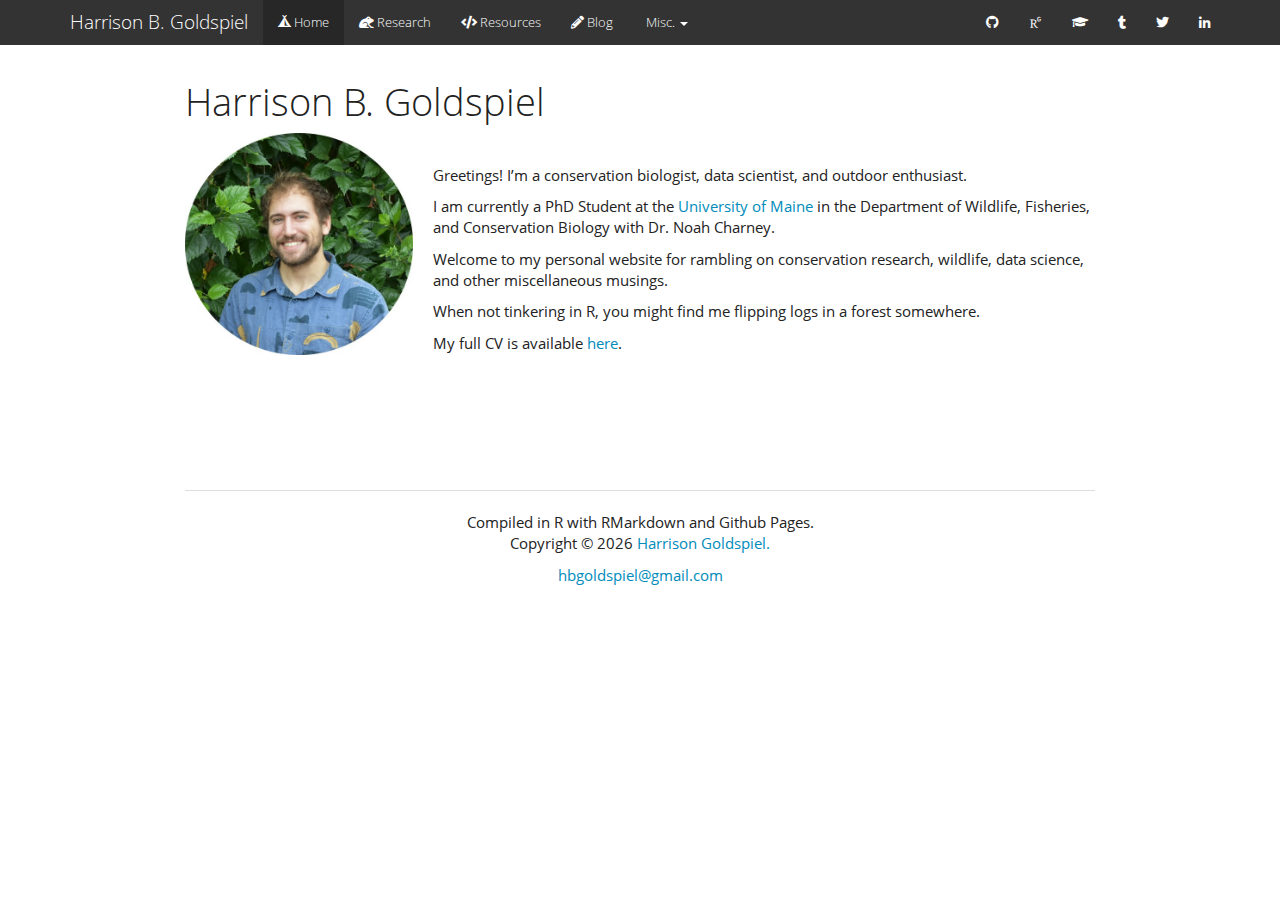
<file: index.html>
<!DOCTYPE html>

<html>

<head>

<meta charset="utf-8" />
<meta name="generator" content="pandoc" />
<meta http-equiv="X-UA-Compatible" content="IE=EDGE" />




<title>Harrison B. Goldspiel</title>

<script src="site_libs/header-attrs-2.11/header-attrs.js"></script>
<script src="site_libs/jquery-3.6.0/jquery-3.6.0.min.js"></script>
<meta name="viewport" content="width=device-width, initial-scale=1" />
<link href="site_libs/bootstrap-3.3.5/css/yeti.min.css" rel="stylesheet" />
<script src="site_libs/bootstrap-3.3.5/js/bootstrap.min.js"></script>
<script src="site_libs/bootstrap-3.3.5/shim/html5shiv.min.js"></script>
<script src="site_libs/bootstrap-3.3.5/shim/respond.min.js"></script>
<style>h1 {font-size: 34px;}
       h1.title {font-size: 38px;}
       h2 {font-size: 30px;}
       h3 {font-size: 24px;}
       h4 {font-size: 18px;}
       h5 {font-size: 16px;}
       h6 {font-size: 12px;}
       code {color: inherit; background-color: rgba(0, 0, 0, 0.04);}
       pre:not([class]) { background-color: white }</style>
<script src="site_libs/navigation-1.1/tabsets.js"></script>
<link href="site_libs/highlightjs-9.12.0/default.css" rel="stylesheet" />
<script src="site_libs/highlightjs-9.12.0/highlight.js"></script>
<link href="site_libs/font-awesome-5.1.0/css/all.css" rel="stylesheet" />
<link href="site_libs/font-awesome-5.1.0/css/v4-shims.css" rel="stylesheet" />

<style type="text/css">
  code{white-space: pre-wrap;}
  span.smallcaps{font-variant: small-caps;}
  span.underline{text-decoration: underline;}
  div.column{display: inline-block; vertical-align: top; width: 50%;}
  div.hanging-indent{margin-left: 1.5em; text-indent: -1.5em;}
  ul.task-list{list-style: none;}
    </style>

<style type="text/css">code{white-space: pre;}</style>
<script type="text/javascript">
if (window.hljs) {
  hljs.configure({languages: []});
  hljs.initHighlightingOnLoad();
  if (document.readyState && document.readyState === "complete") {
    window.setTimeout(function() { hljs.initHighlighting(); }, 0);
  }
}
</script>





<link rel="stylesheet" href="custom.css" type="text/css" />
<link rel="stylesheet" href="academicons-1.8.6/css/academicons.css" type="text/css" />



<style type = "text/css">
.main-container {
  max-width: 940px;
  margin-left: auto;
  margin-right: auto;
}
img {
  max-width:100%;
}
.tabbed-pane {
  padding-top: 12px;
}
.html-widget {
  margin-bottom: 20px;
}
button.code-folding-btn:focus {
  outline: none;
}
summary {
  display: list-item;
}
pre code {
  padding: 0;
}
</style>


<style type="text/css">
.dropdown-submenu {
  position: relative;
}
.dropdown-submenu>.dropdown-menu {
  top: 0;
  left: 100%;
  margin-top: -6px;
  margin-left: -1px;
  border-radius: 0 6px 6px 6px;
}
.dropdown-submenu:hover>.dropdown-menu {
  display: block;
}
.dropdown-submenu>a:after {
  display: block;
  content: " ";
  float: right;
  width: 0;
  height: 0;
  border-color: transparent;
  border-style: solid;
  border-width: 5px 0 5px 5px;
  border-left-color: #cccccc;
  margin-top: 5px;
  margin-right: -10px;
}
.dropdown-submenu:hover>a:after {
  border-left-color: #adb5bd;
}
.dropdown-submenu.pull-left {
  float: none;
}
.dropdown-submenu.pull-left>.dropdown-menu {
  left: -100%;
  margin-left: 10px;
  border-radius: 6px 0 6px 6px;
}
</style>

<script type="text/javascript">
// manage active state of menu based on current page
$(document).ready(function () {
  // active menu anchor
  href = window.location.pathname
  href = href.substr(href.lastIndexOf('/') + 1)
  if (href === "")
    href = "index.html";
  var menuAnchor = $('a[href="' + href + '"]');

  // mark it active
  menuAnchor.tab('show');

  // if it's got a parent navbar menu mark it active as well
  menuAnchor.closest('li.dropdown').addClass('active');

  // Navbar adjustments
  var navHeight = $(".navbar").first().height() + 15;
  var style = document.createElement('style');
  var pt = "padding-top: " + navHeight + "px; ";
  var mt = "margin-top: -" + navHeight + "px; ";
  var css = "";
  // offset scroll position for anchor links (for fixed navbar)
  for (var i = 1; i <= 6; i++) {
    css += ".section h" + i + "{ " + pt + mt + "}\n";
  }
  style.innerHTML = "body {" + pt + "padding-bottom: 40px; }\n" + css;
  document.head.appendChild(style);
});
</script>

<!-- tabsets -->

<style type="text/css">
.tabset-dropdown > .nav-tabs {
  display: inline-table;
  max-height: 500px;
  min-height: 44px;
  overflow-y: auto;
  border: 1px solid #ddd;
  border-radius: 4px;
}

.tabset-dropdown > .nav-tabs > li.active:before {
  content: "";
  font-family: 'Glyphicons Halflings';
  display: inline-block;
  padding: 10px;
  border-right: 1px solid #ddd;
}

.tabset-dropdown > .nav-tabs.nav-tabs-open > li.active:before {
  content: "&#xe258;";
  border: none;
}

.tabset-dropdown > .nav-tabs.nav-tabs-open:before {
  content: "";
  font-family: 'Glyphicons Halflings';
  display: inline-block;
  padding: 10px;
  border-right: 1px solid #ddd;
}

.tabset-dropdown > .nav-tabs > li.active {
  display: block;
}

.tabset-dropdown > .nav-tabs > li > a,
.tabset-dropdown > .nav-tabs > li > a:focus,
.tabset-dropdown > .nav-tabs > li > a:hover {
  border: none;
  display: inline-block;
  border-radius: 4px;
  background-color: transparent;
}

.tabset-dropdown > .nav-tabs.nav-tabs-open > li {
  display: block;
  float: none;
}

.tabset-dropdown > .nav-tabs > li {
  display: none;
}
</style>

<!-- code folding -->




</head>

<body>


<div class="container-fluid main-container">




<div class="navbar navbar-default  navbar-fixed-top" role="navigation">
  <div class="container">
    <div class="navbar-header">
      <button type="button" class="navbar-toggle collapsed" data-toggle="collapse" data-target="#navbar">
        <span class="icon-bar"></span>
        <span class="icon-bar"></span>
        <span class="icon-bar"></span>
      </button>
      <a class="navbar-brand" href="index.html">Harrison B. Goldspiel</a>
    </div>
    <div id="navbar" class="navbar-collapse collapse">
      <ul class="nav navbar-nav">
        <li>
  <a href="index.html">
    <span class="glyphicon glyphicon-tent"></span>
     
    Home
  </a>
</li>
<li>
  <a href="research.html">
    <span class="fa fa-frog"></span>
     
    Research
  </a>
</li>
<li>
  <a href="resources.html">
    <span class="fa fa-code"></span>
     
    Resources
  </a>
</li>
<li>
  <a href="blog.html">
    <span class="fa fa-pencil-alt"></span>
     
    Blog
  </a>
</li>
<li class="dropdown">
  <a href="#" class="dropdown-toggle" data-toggle="dropdown" role="button" aria-expanded="false">
    <span class="fa fa-hiking"></span>
     
    Misc.
     
    <span class="caret"></span>
  </a>
  <ul class="dropdown-menu" role="menu">
    <li>
      <a href="twentyone-chunk-street.html">21 Chunk Street</a>
    </li>
    <li>
      <a href="LTjournal_Pt1.html">Long Trail (Pt. 1)</a>
    </li>
    <li>
      <a href="LTjournal_Pt2.html">Long Trail (Pt. 2)</a>
    </li>
    <li>
      <a href="LTjournal_Pt3.html">Long Trail (Pt. 3)</a>
    </li>
  </ul>
</li>
      </ul>
      <ul class="nav navbar-nav navbar-right">
        <li>
  <a href="https://github.com/hgoldspiel">
    <span class="fa fa-github"></span>
     
  </a>
</li>
<li>
  <a href="https://www.researchgate.net/profile/Harrison_Goldspiel">
    <span class="ai ai-researchgate"></span>
     
  </a>
</li>
<li>
  <a href="https://scholar.google.com/citations?user=OCbS0DMAAAAJ&amp;hl=en">
    <span class="fa fa-graduation-cap"></span>
     
  </a>
</li>
<li>
  <a href="http://harryonwheels.tumblr.com/">
    <span class="fa fa-tumblr"></span>
     
  </a>
</li>
<li>
  <a href="https://twitter.com/hbgoldspiel">
    <span class="fa fa-twitter"></span>
     
  </a>
</li>
<li>
  <a href="https://www.linkedin.com/in/harrisongoldspiel/">
    <span class="fa fa-linkedin"></span>
     
  </a>
</li>
      </ul>
    </div><!--/.nav-collapse -->
  </div><!--/.container -->
</div><!--/.navbar -->

<div id="header">



<h1 class="title toc-ignore">Harrison B. Goldspiel</h1>

</div>


<p><img src="images/harrison_main2.jpg" style="width:25%; margin-right: 20px" align="left">
   </p>
<p>Greetings! I’m a conservation biologist, data scientist, and outdoor
enthusiast.</p>
<p>I am currently a PhD Student at the <a
href="https://www.umaine.edu">University of Maine</a> in the Department
of Wildlife, Fisheries, and Conservation Biology with Dr. Noah
Charney.</p>
<p>Welcome to my personal website for rambling on conservation research,
wildlife, data science, and other miscellaneous musings.</p>
<p>When not tinkering in R, you might find me flipping logs in a forest
somewhere.</p>
<p>My full CV is available <a
href="docs/Goldspiel_Harrison_CV.pdf">here</a>.</p>

<br />
<br />
<br />
<br />

&nbsp;

<hr />
<p style="text-align: center;">Compiled in R with RMarkdown and Github Pages.<br />
Copyright &copy; <span id="year"></span><a href="https://github.com/hgoldspiel/"> Harrison Goldspiel.</a></p>
<p style="text-align: center;"><span style="color: #808080;"><a href="mailto:hbgoldspiel@gmail.com">hbgoldspiel@gmail.com</a></span></p>

<br>

<script>
    document.getElementById("year").innerHTML = new Date().getFullYear();
</script>

<div class="tocify-extend-page" data-unique="tocify-extend-page" style="height: 0;"></div>



</div>

<script>

// add bootstrap table styles to pandoc tables
function bootstrapStylePandocTables() {
  $('tr.odd').parent('tbody').parent('table').addClass('table table-condensed');
}
$(document).ready(function () {
  bootstrapStylePandocTables();
});


</script>

<!-- tabsets -->

<script>
$(document).ready(function () {
  window.buildTabsets("TOC");
});

$(document).ready(function () {
  $('.tabset-dropdown > .nav-tabs > li').click(function () {
    $(this).parent().toggleClass('nav-tabs-open');
  });
});
</script>

<!-- code folding -->


<!-- dynamically load mathjax for compatibility with self-contained -->
<script>
  (function () {
    var script = document.createElement("script");
    script.type = "text/javascript";
    script.src  = "https://mathjax.rstudio.com/latest/MathJax.js?config=TeX-AMS-MML_HTMLorMML";
    document.getElementsByTagName("head")[0].appendChild(script);
  })();
</script>

</body>
</html>
</file>
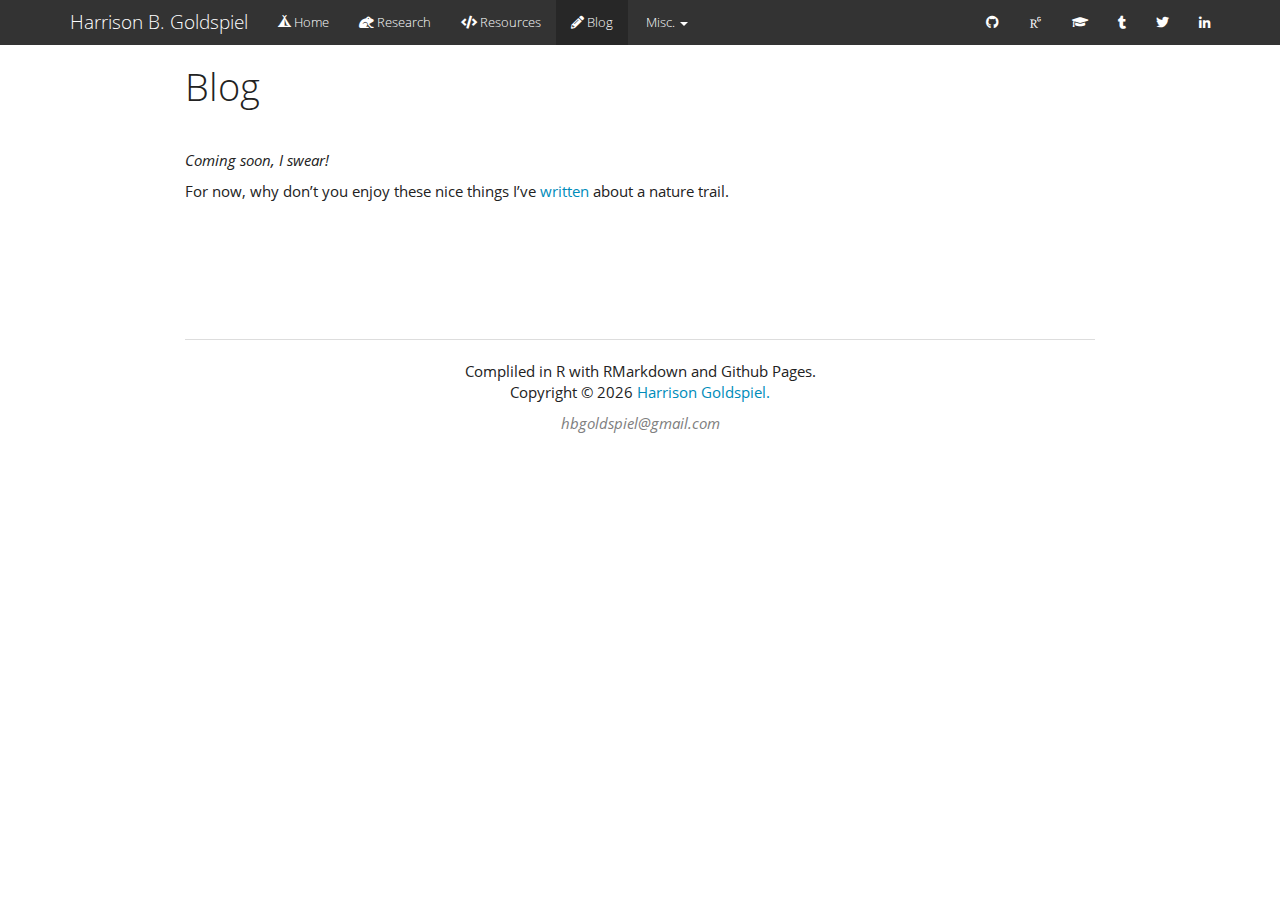
<file: blog.html>
<!DOCTYPE html>

<html>

<head>

<meta charset="utf-8" />
<meta name="generator" content="pandoc" />
<meta http-equiv="X-UA-Compatible" content="IE=EDGE" />




<title>Blog</title>

<script src="site_libs/header-attrs-2.1/header-attrs.js"></script>
<script src="site_libs/jquery-1.11.3/jquery.min.js"></script>
<meta name="viewport" content="width=device-width, initial-scale=1" />
<link href="site_libs/bootstrap-3.3.5/css/yeti.min.css" rel="stylesheet" />
<script src="site_libs/bootstrap-3.3.5/js/bootstrap.min.js"></script>
<script src="site_libs/bootstrap-3.3.5/shim/html5shiv.min.js"></script>
<script src="site_libs/bootstrap-3.3.5/shim/respond.min.js"></script>
<script src="site_libs/navigation-1.1/tabsets.js"></script>
<link href="site_libs/highlightjs-9.12.0/default.css" rel="stylesheet" />
<script src="site_libs/highlightjs-9.12.0/highlight.js"></script>
<link href="site_libs/font-awesome-5.1.0/css/all.css" rel="stylesheet" />
<link href="site_libs/font-awesome-5.1.0/css/v4-shims.css" rel="stylesheet" />

<style type="text/css">code{white-space: pre;}</style>
<style type="text/css">
  pre:not([class]) {
    background-color: white;
  }
</style>
<script type="text/javascript">
if (window.hljs) {
  hljs.configure({languages: []});
  hljs.initHighlightingOnLoad();
  if (document.readyState && document.readyState === "complete") {
    window.setTimeout(function() { hljs.initHighlighting(); }, 0);
  }
}
</script>



<style type="text/css">
h1 {
  font-size: 34px;
}
h1.title {
  font-size: 38px;
}
h2 {
  font-size: 30px;
}
h3 {
  font-size: 24px;
}
h4 {
  font-size: 18px;
}
h5 {
  font-size: 16px;
}
h6 {
  font-size: 12px;
}
.table th:not([align]) {
  text-align: left;
}
</style>

<link rel="stylesheet" href="custom.css" type="text/css" />
<link rel="stylesheet" href="academicons-1.8.6\css\academicons.css" type="text/css" />



<style type = "text/css">
.main-container {
  max-width: 940px;
  margin-left: auto;
  margin-right: auto;
}
code {
  color: inherit;
  background-color: rgba(0, 0, 0, 0.04);
}
img {
  max-width:100%;
}
.tabbed-pane {
  padding-top: 12px;
}
.html-widget {
  margin-bottom: 20px;
}
button.code-folding-btn:focus {
  outline: none;
}
summary {
  display: list-item;
}
</style>


<style type="text/css">
/* padding for bootstrap navbar */
body {
  padding-top: 45px;
  padding-bottom: 40px;
}
/* offset scroll position for anchor links (for fixed navbar)  */
.section h1 {
  padding-top: 50px;
  margin-top: -50px;
}
.section h2 {
  padding-top: 50px;
  margin-top: -50px;
}
.section h3 {
  padding-top: 50px;
  margin-top: -50px;
}
.section h4 {
  padding-top: 50px;
  margin-top: -50px;
}
.section h5 {
  padding-top: 50px;
  margin-top: -50px;
}
.section h6 {
  padding-top: 50px;
  margin-top: -50px;
}
.dropdown-submenu {
  position: relative;
}
.dropdown-submenu>.dropdown-menu {
  top: 0;
  left: 100%;
  margin-top: -6px;
  margin-left: -1px;
  border-radius: 0 6px 6px 6px;
}
.dropdown-submenu:hover>.dropdown-menu {
  display: block;
}
.dropdown-submenu>a:after {
  display: block;
  content: " ";
  float: right;
  width: 0;
  height: 0;
  border-color: transparent;
  border-style: solid;
  border-width: 5px 0 5px 5px;
  border-left-color: #cccccc;
  margin-top: 5px;
  margin-right: -10px;
}
.dropdown-submenu:hover>a:after {
  border-left-color: #ffffff;
}
.dropdown-submenu.pull-left {
  float: none;
}
.dropdown-submenu.pull-left>.dropdown-menu {
  left: -100%;
  margin-left: 10px;
  border-radius: 6px 0 6px 6px;
}
</style>

<script>
// manage active state of menu based on current page
$(document).ready(function () {
  // active menu anchor
  href = window.location.pathname
  href = href.substr(href.lastIndexOf('/') + 1)
  if (href === "")
    href = "index.html";
  var menuAnchor = $('a[href="' + href + '"]');

  // mark it active
  menuAnchor.parent().addClass('active');

  // if it's got a parent navbar menu mark it active as well
  menuAnchor.closest('li.dropdown').addClass('active');
});
</script>

<!-- tabsets -->

<style type="text/css">
.tabset-dropdown > .nav-tabs {
  display: inline-table;
  max-height: 500px;
  min-height: 44px;
  overflow-y: auto;
  background: white;
  border: 1px solid #ddd;
  border-radius: 4px;
}

.tabset-dropdown > .nav-tabs > li.active:before {
  content: "";
  font-family: 'Glyphicons Halflings';
  display: inline-block;
  padding: 10px;
  border-right: 1px solid #ddd;
}

.tabset-dropdown > .nav-tabs.nav-tabs-open > li.active:before {
  content: "&#xe258;";
  border: none;
}

.tabset-dropdown > .nav-tabs.nav-tabs-open:before {
  content: "";
  font-family: 'Glyphicons Halflings';
  display: inline-block;
  padding: 10px;
  border-right: 1px solid #ddd;
}

.tabset-dropdown > .nav-tabs > li.active {
  display: block;
}

.tabset-dropdown > .nav-tabs > li > a,
.tabset-dropdown > .nav-tabs > li > a:focus,
.tabset-dropdown > .nav-tabs > li > a:hover {
  border: none;
  display: inline-block;
  border-radius: 4px;
  background-color: transparent;
}

.tabset-dropdown > .nav-tabs.nav-tabs-open > li {
  display: block;
  float: none;
}

.tabset-dropdown > .nav-tabs > li {
  display: none;
}
</style>

<!-- code folding -->




</head>

<body>


<div class="container-fluid main-container">




<div class="navbar navbar-default  navbar-fixed-top" role="navigation">
  <div class="container">
    <div class="navbar-header">
      <button type="button" class="navbar-toggle collapsed" data-toggle="collapse" data-target="#navbar">
        <span class="icon-bar"></span>
        <span class="icon-bar"></span>
        <span class="icon-bar"></span>
      </button>
      <a class="navbar-brand" href="index.html">Harrison B. Goldspiel</a>
    </div>
    <div id="navbar" class="navbar-collapse collapse">
      <ul class="nav navbar-nav">
        <li>
  <a href="index.html">
    <span class="glyphicon glyphicon-tent"></span>
     
    Home
  </a>
</li>
<li>
  <a href="research.html">
    <span class="fa fa-frog"></span>
     
    Research
  </a>
</li>
<li>
  <a href="resources.html">
    <span class="fa fa-code"></span>
     
    Resources
  </a>
</li>
<li>
  <a href="blog.html">
    <span class="fa fa-pencil-alt"></span>
     
    Blog
  </a>
</li>
<li class="dropdown">
  <a href="#" class="dropdown-toggle" data-toggle="dropdown" role="button" aria-expanded="false">
    <span class="fa fa-hiking"></span>
     
    Misc.
     
    <span class="caret"></span>
  </a>
  <ul class="dropdown-menu" role="menu">
    <li>
      <a href="LTjournal_Pt1.html">Long Trail (Pt. 1)</a>
    </li>
    <li>
      <a href="LTjournal_Pt2.html">Long Trail (Pt. 2)</a>
    </li>
    <li>
      <a href="LTjournal_Pt3.html">Long Trail (Pt. 3)</a>
    </li>
  </ul>
</li>
      </ul>
      <ul class="nav navbar-nav navbar-right">
        <li>
  <a href="https://github.com/hgoldspiel">
    <span class="fa fa-github"></span>
     
  </a>
</li>
<li>
  <a href="https://www.researchgate.net/profile/Harrison_Goldspiel">
    <span class="ai ai-researchgate"></span>
     
  </a>
</li>
<li>
  <a href="https://scholar.google.com/citations?user=OCbS0DMAAAAJ&amp;hl=en">
    <span class="fa fa-graduation-cap"></span>
     
  </a>
</li>
<li>
  <a href="http://harryonwheels.tumblr.com/">
    <span class="fa fa-tumblr"></span>
     
  </a>
</li>
<li>
  <a href="https://twitter.com/hbgoldspiel">
    <span class="fa fa-twitter"></span>
     
  </a>
</li>
<li>
  <a href="https://www.linkedin.com/in/harrisongoldspiel/">
    <span class="fa fa-linkedin"></span>
     
  </a>
</li>
      </ul>
    </div><!--/.nav-collapse -->
  </div><!--/.container -->
</div><!--/.navbar -->

<div class="fluid-row" id="header">



<h1 class="title toc-ignore">Blog</h1>

</div>


<p>   </p>
<p><em>Coming soon, I swear!</em></p>
<p>For now, why don’t you enjoy these nice things I’ve <a href="LTjournal_Pt1.html">written</a> about a nature trail.</p>

<br />
<br />
<br />
<br />

&nbsp;

<hr />
<p style="text-align: center;">Compliled in R with RMarkdown and Github Pages.<br />
Copyright &copy; <span id="year"></span><a href="https://github.com/hgoldspiel/"> Harrison Goldspiel.</a></p>
<p style="text-align: center;"><span style="color: #808080;"><em>hbgoldspiel@gmail.com</em></span></p>

<br>

<script>
    document.getElementById("year").innerHTML = new Date().getFullYear();
</script>

<div class="tocify-extend-page" data-unique="tocify-extend-page" style="height: 0;"></div>



</div>

<script>

// add bootstrap table styles to pandoc tables
function bootstrapStylePandocTables() {
  $('tr.header').parent('thead').parent('table').addClass('table table-condensed');
}
$(document).ready(function () {
  bootstrapStylePandocTables();
});


</script>

<!-- tabsets -->

<script>
$(document).ready(function () {
  window.buildTabsets("TOC");
});

$(document).ready(function () {
  $('.tabset-dropdown > .nav-tabs > li').click(function () {
    $(this).parent().toggleClass('nav-tabs-open')
  });
});
</script>

<!-- code folding -->


<!-- dynamically load mathjax for compatibility with self-contained -->
<script>
  (function () {
    var script = document.createElement("script");
    script.type = "text/javascript";
    script.src  = "https://mathjax.rstudio.com/latest/MathJax.js?config=TeX-AMS-MML_HTMLorMML";
    document.getElementsByTagName("head")[0].appendChild(script);
  })();
</script>

</body>
</html>
</file>
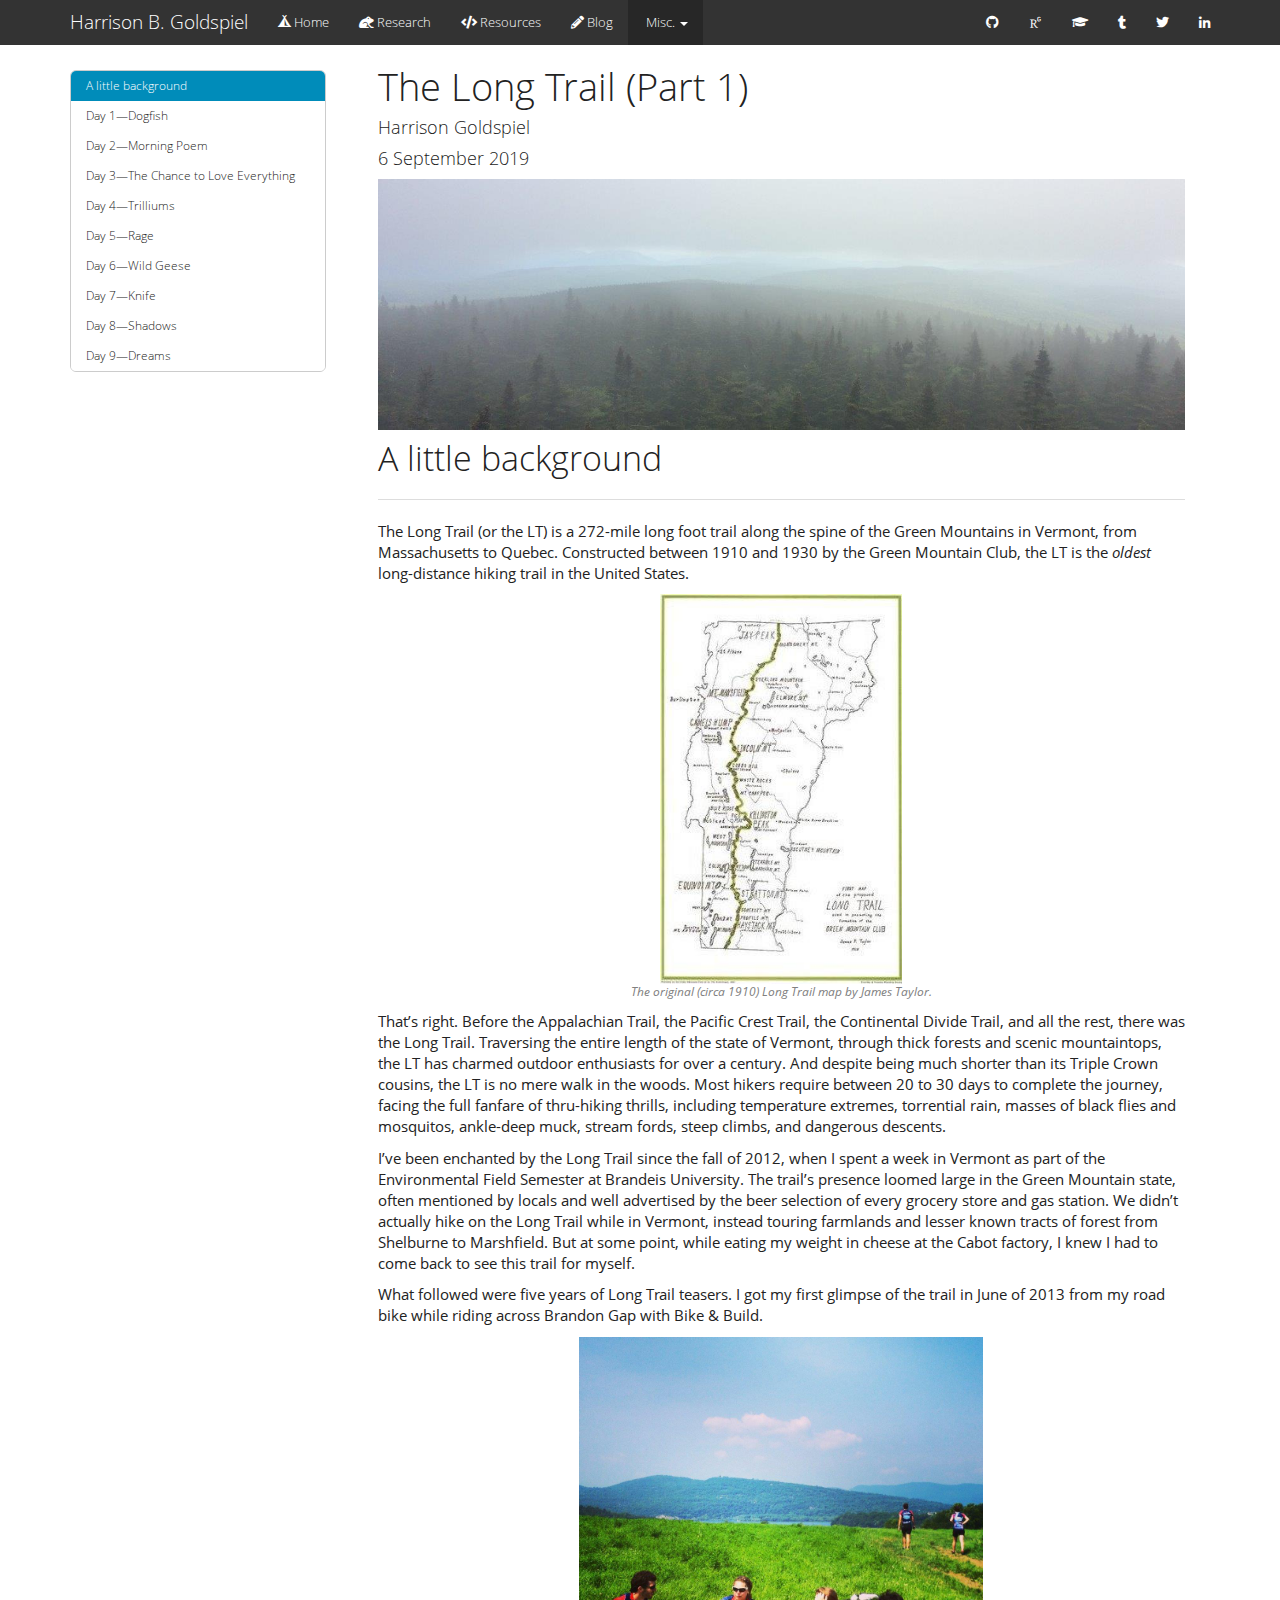
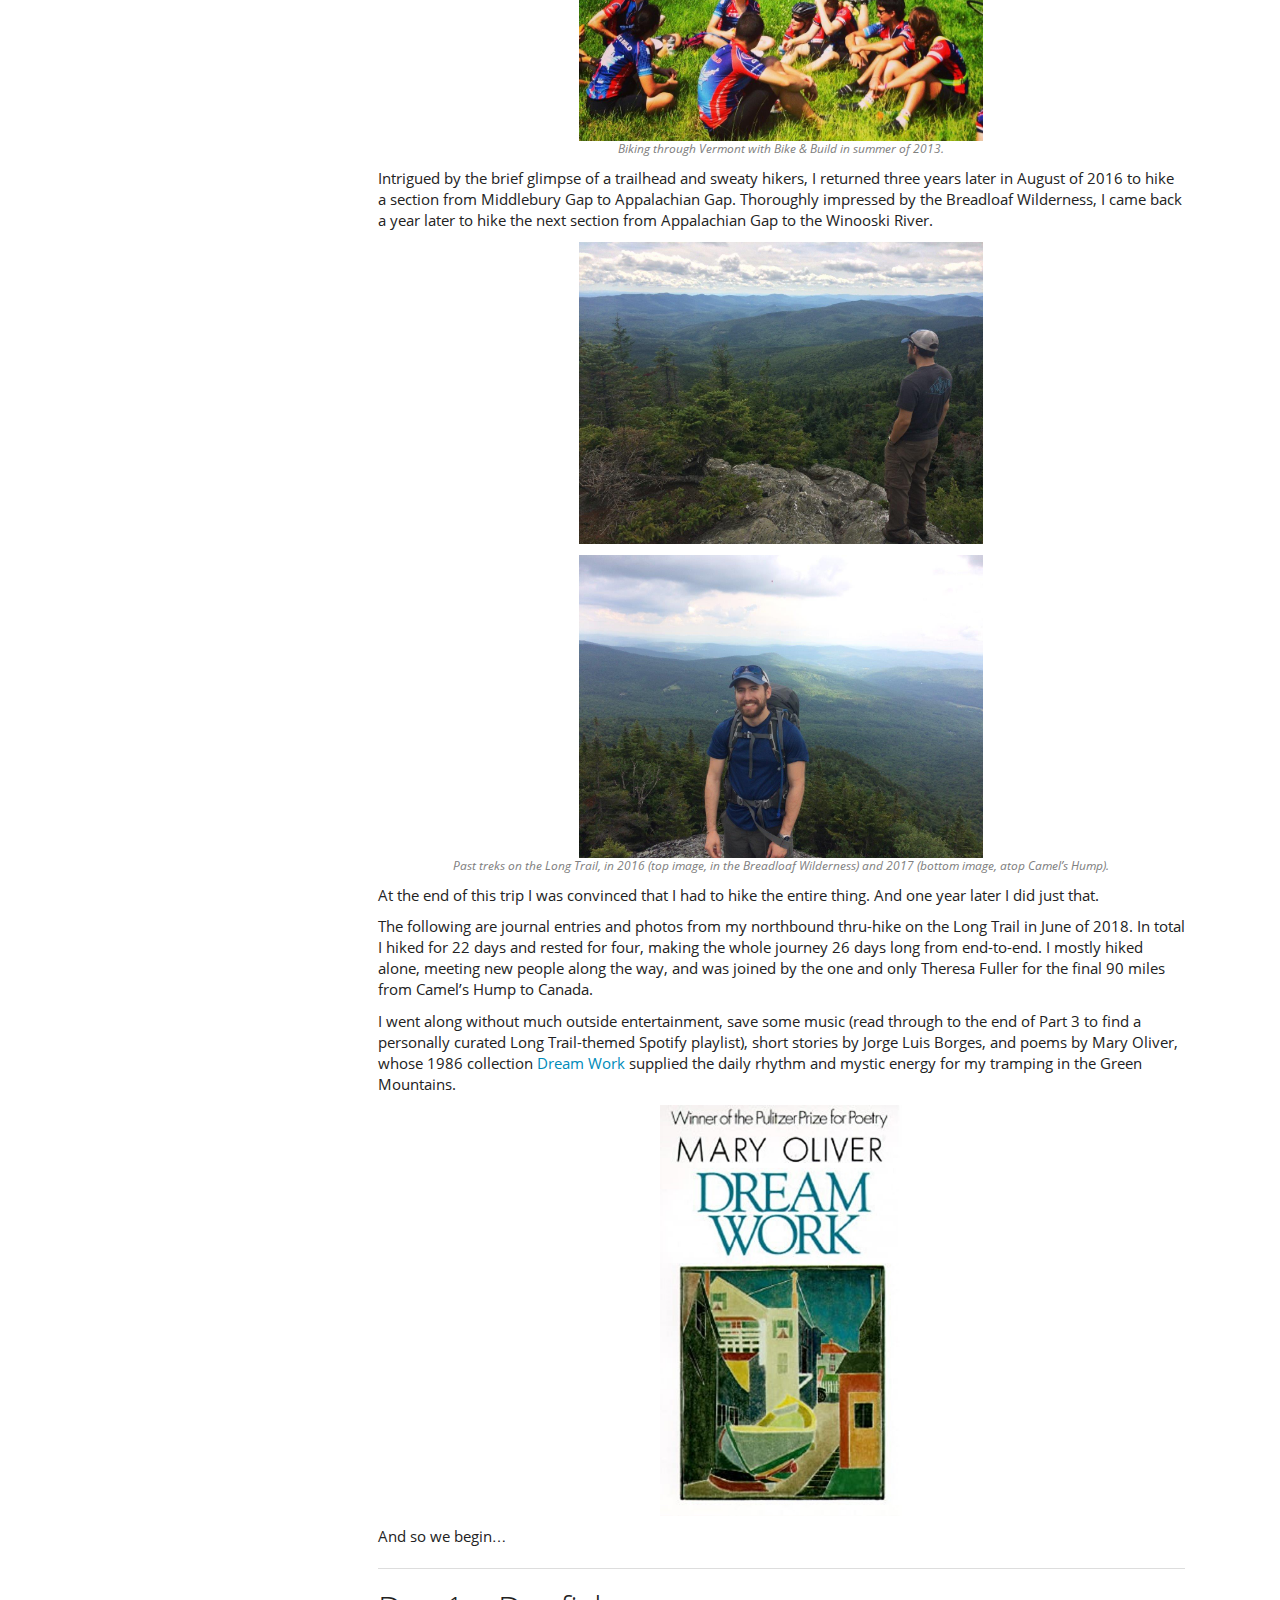
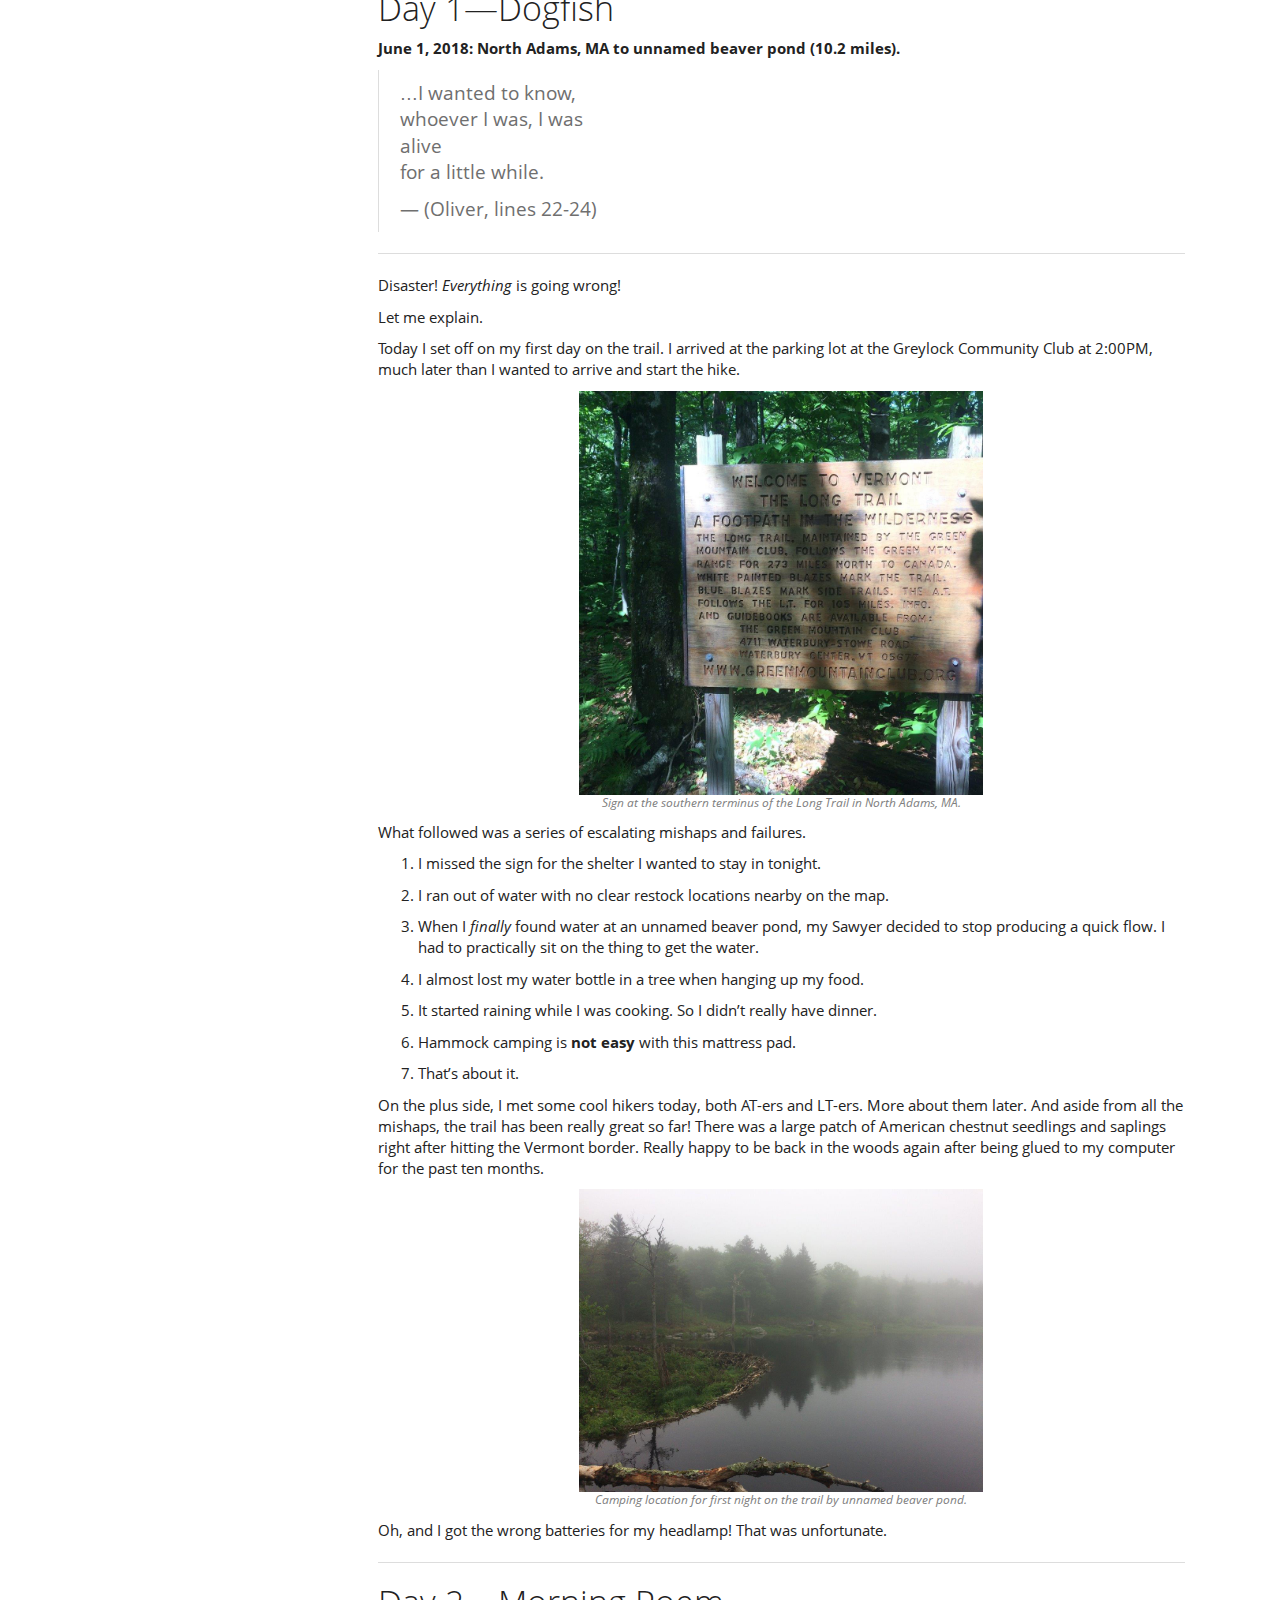
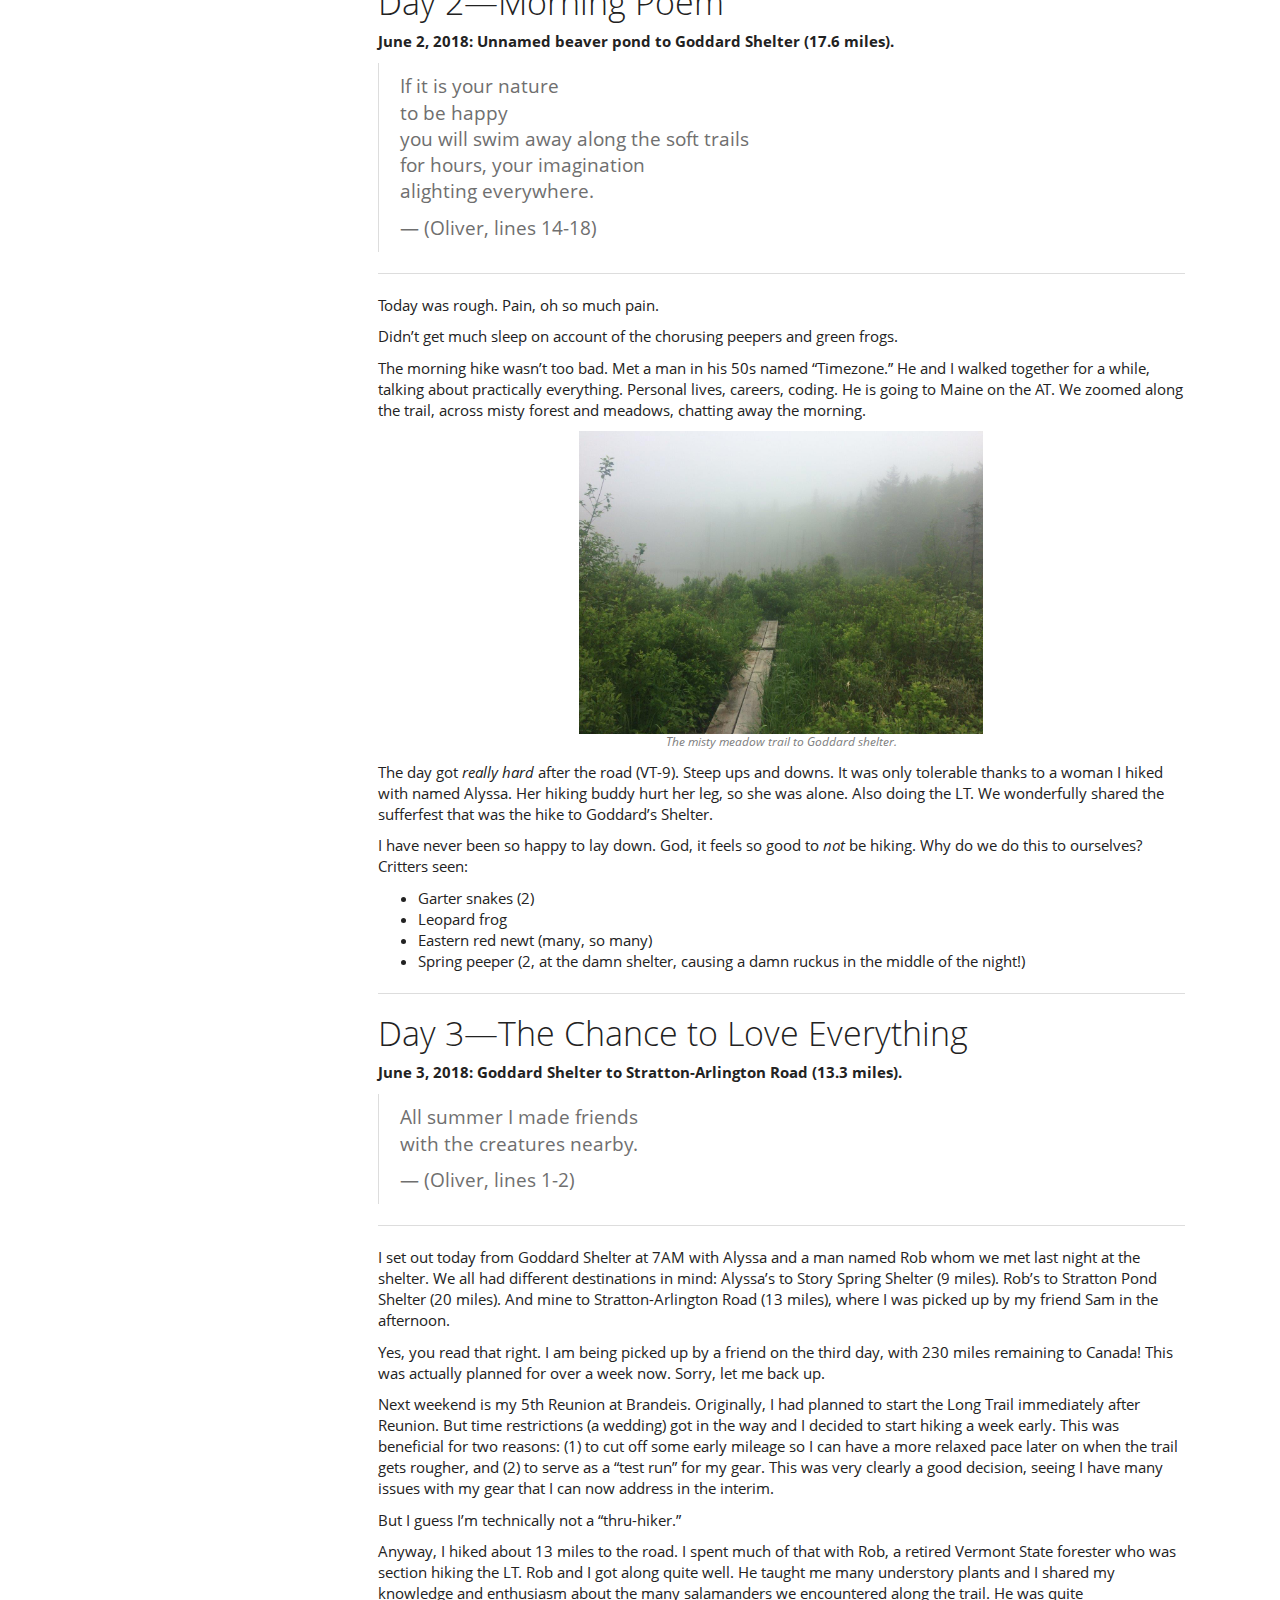
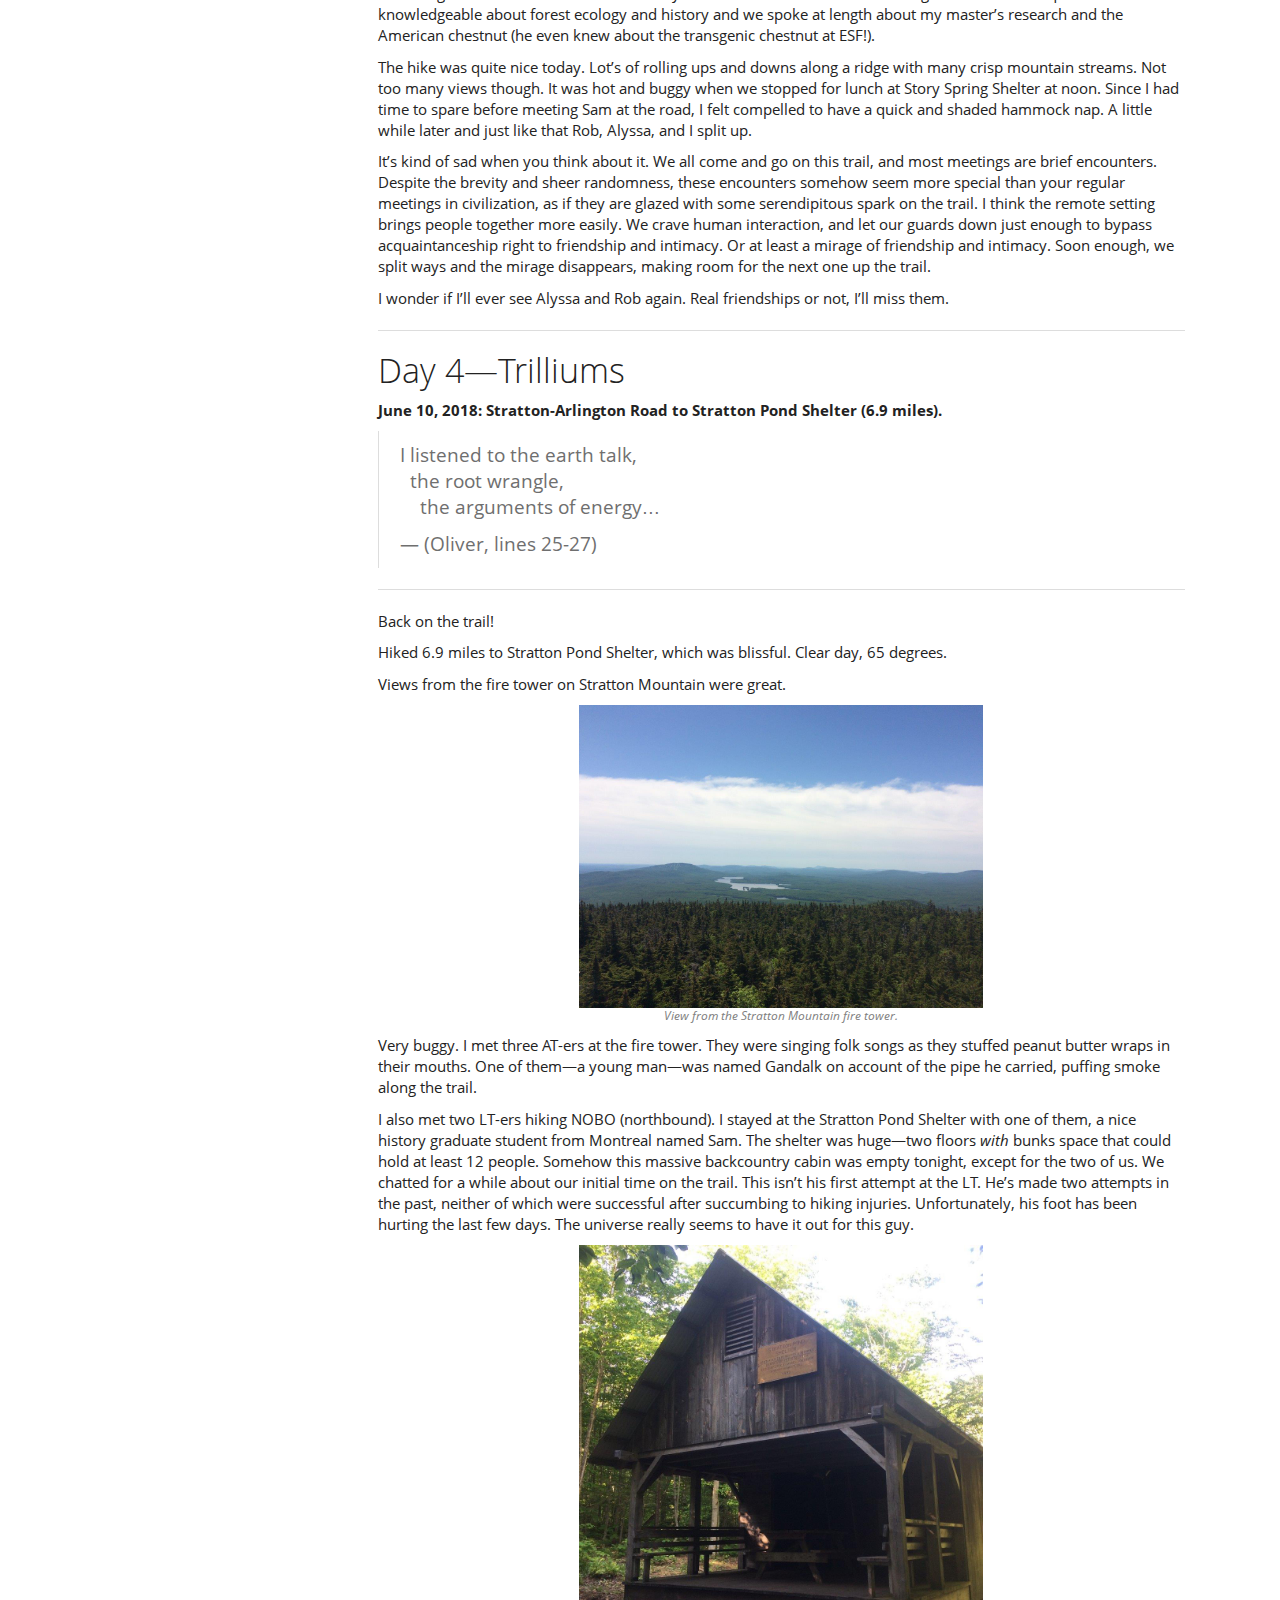
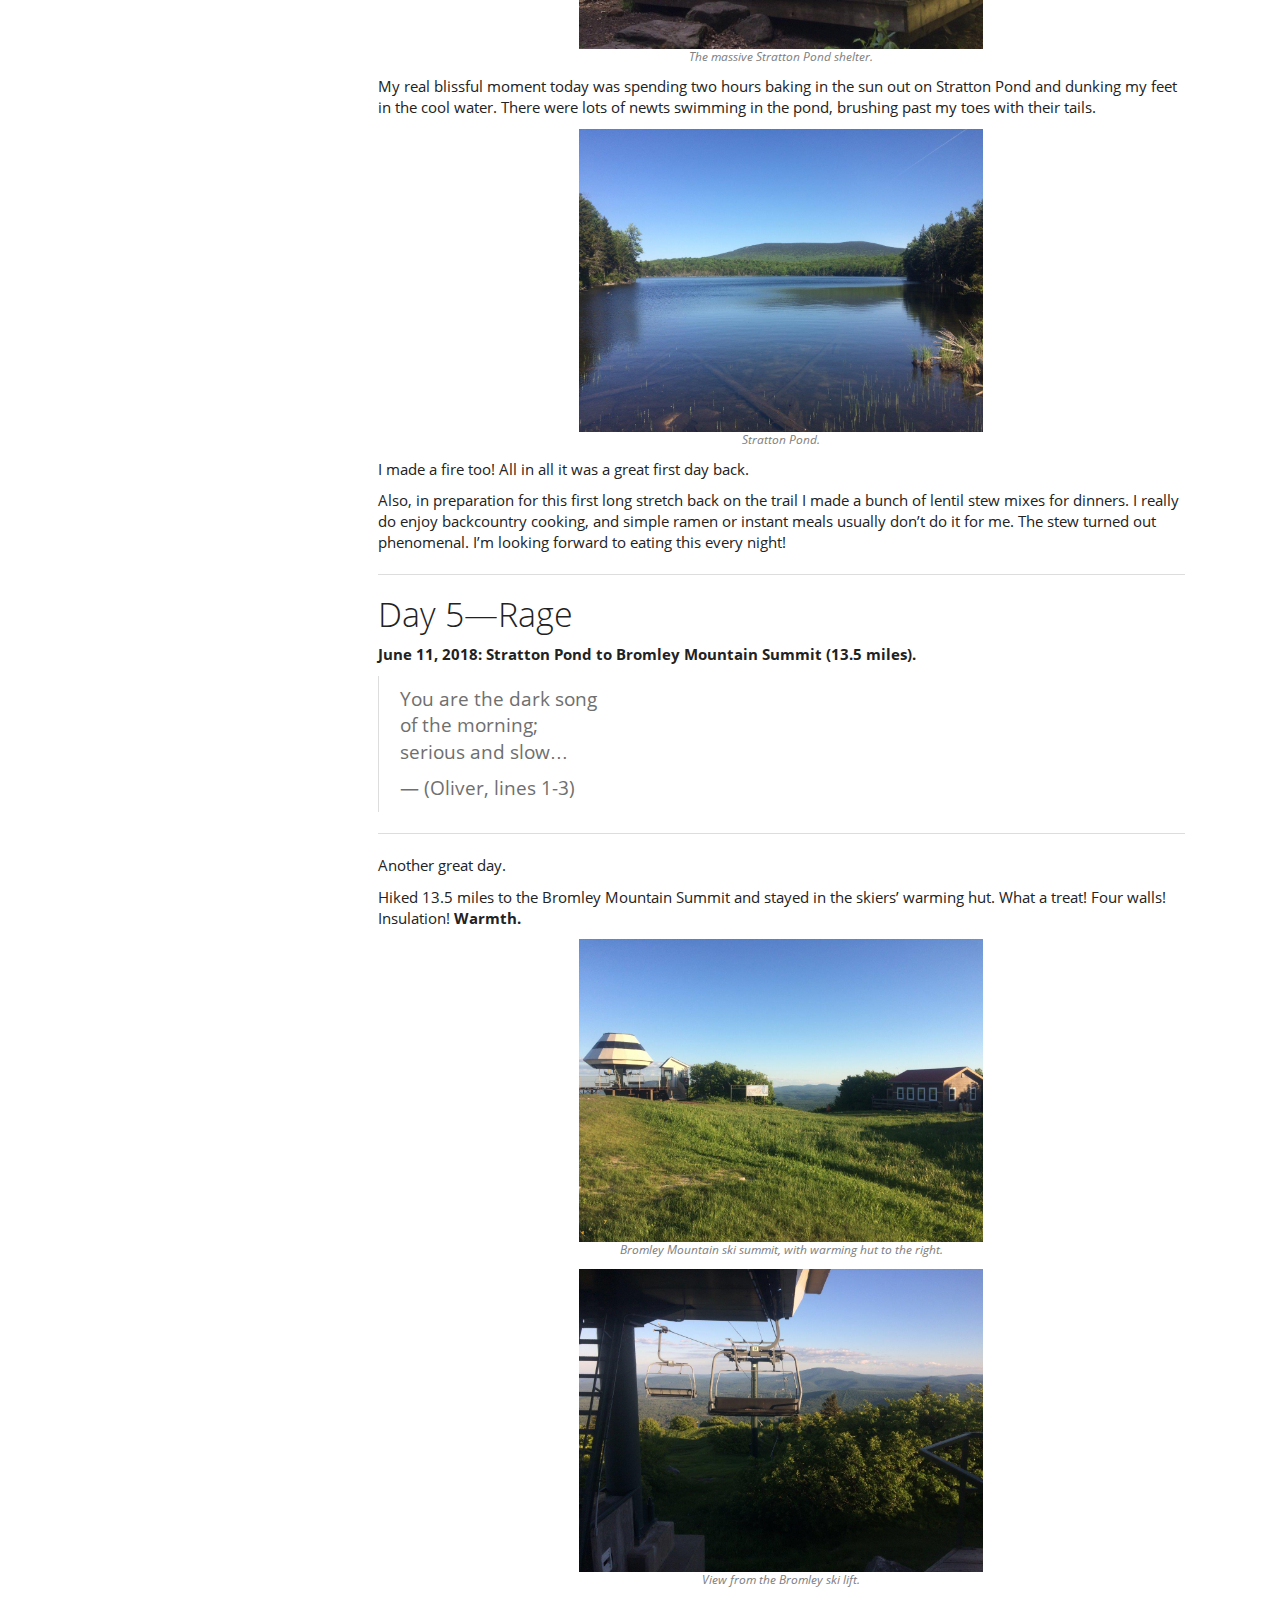
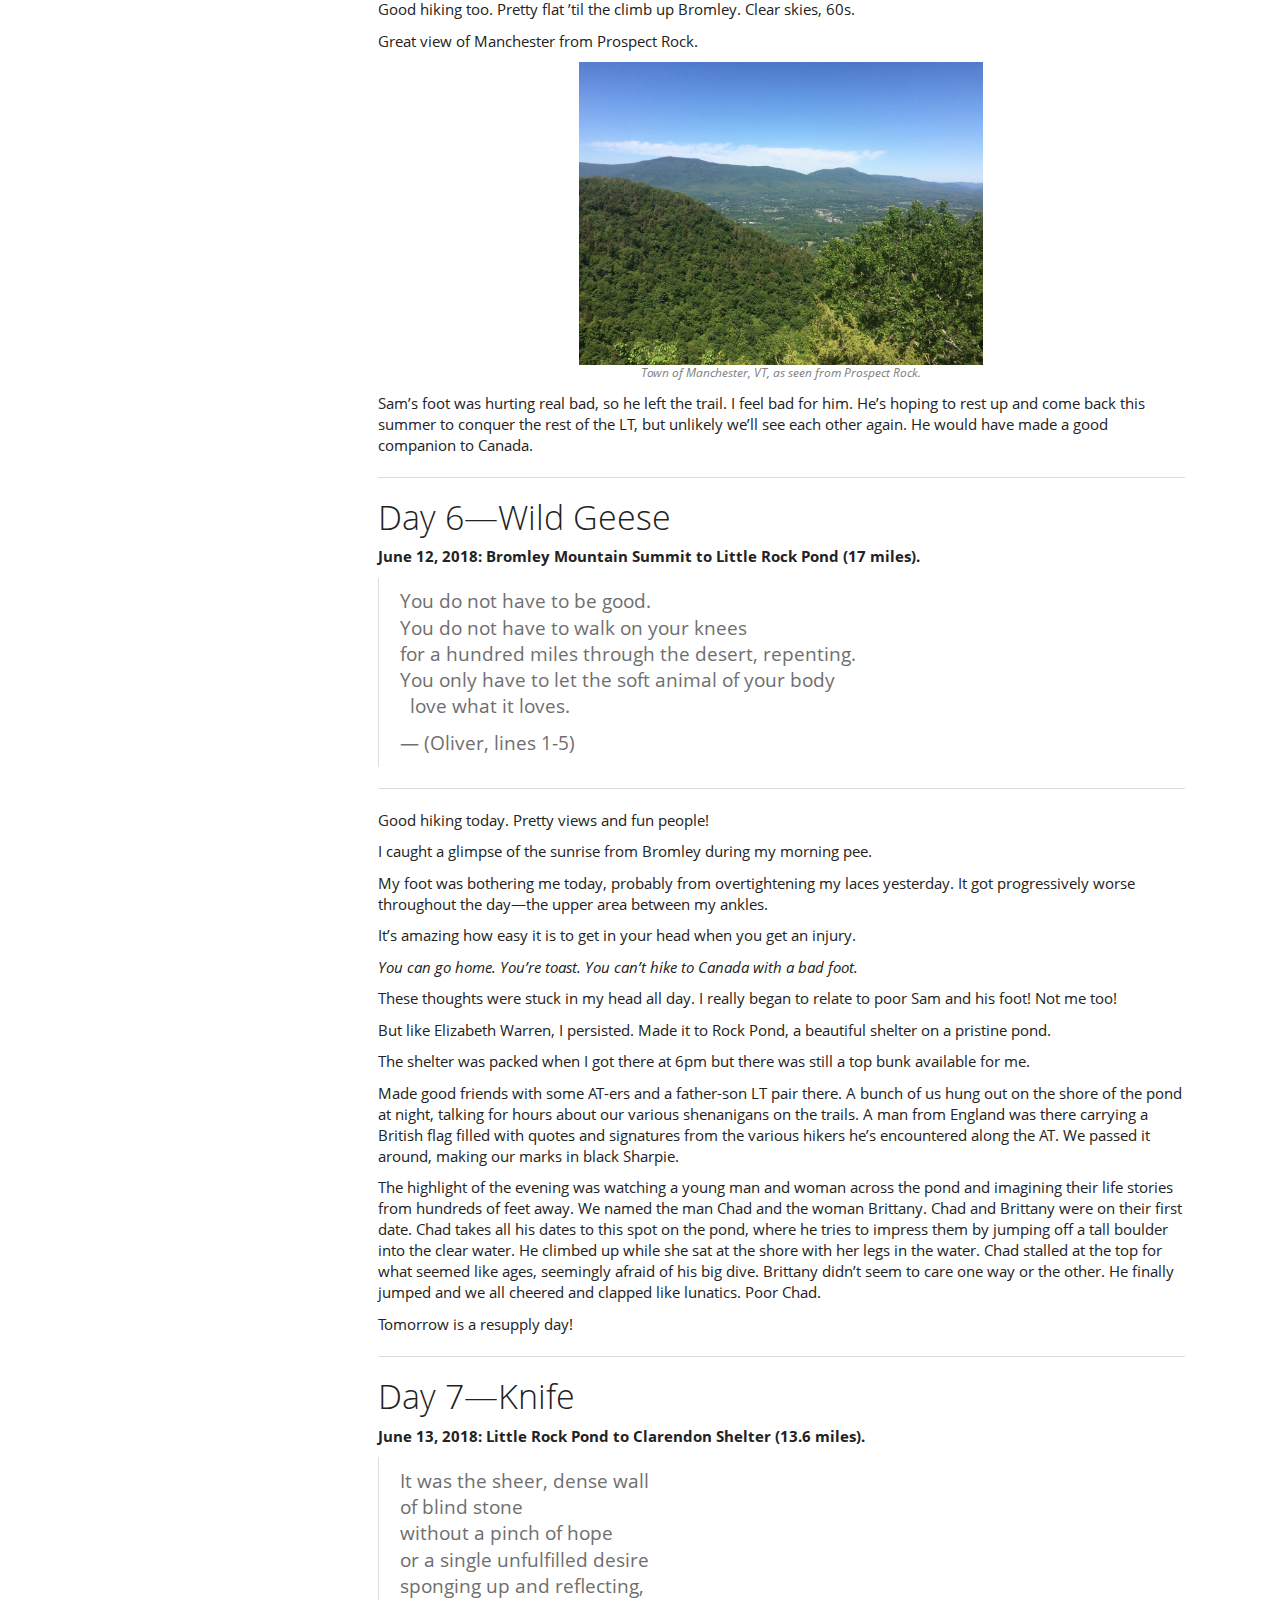
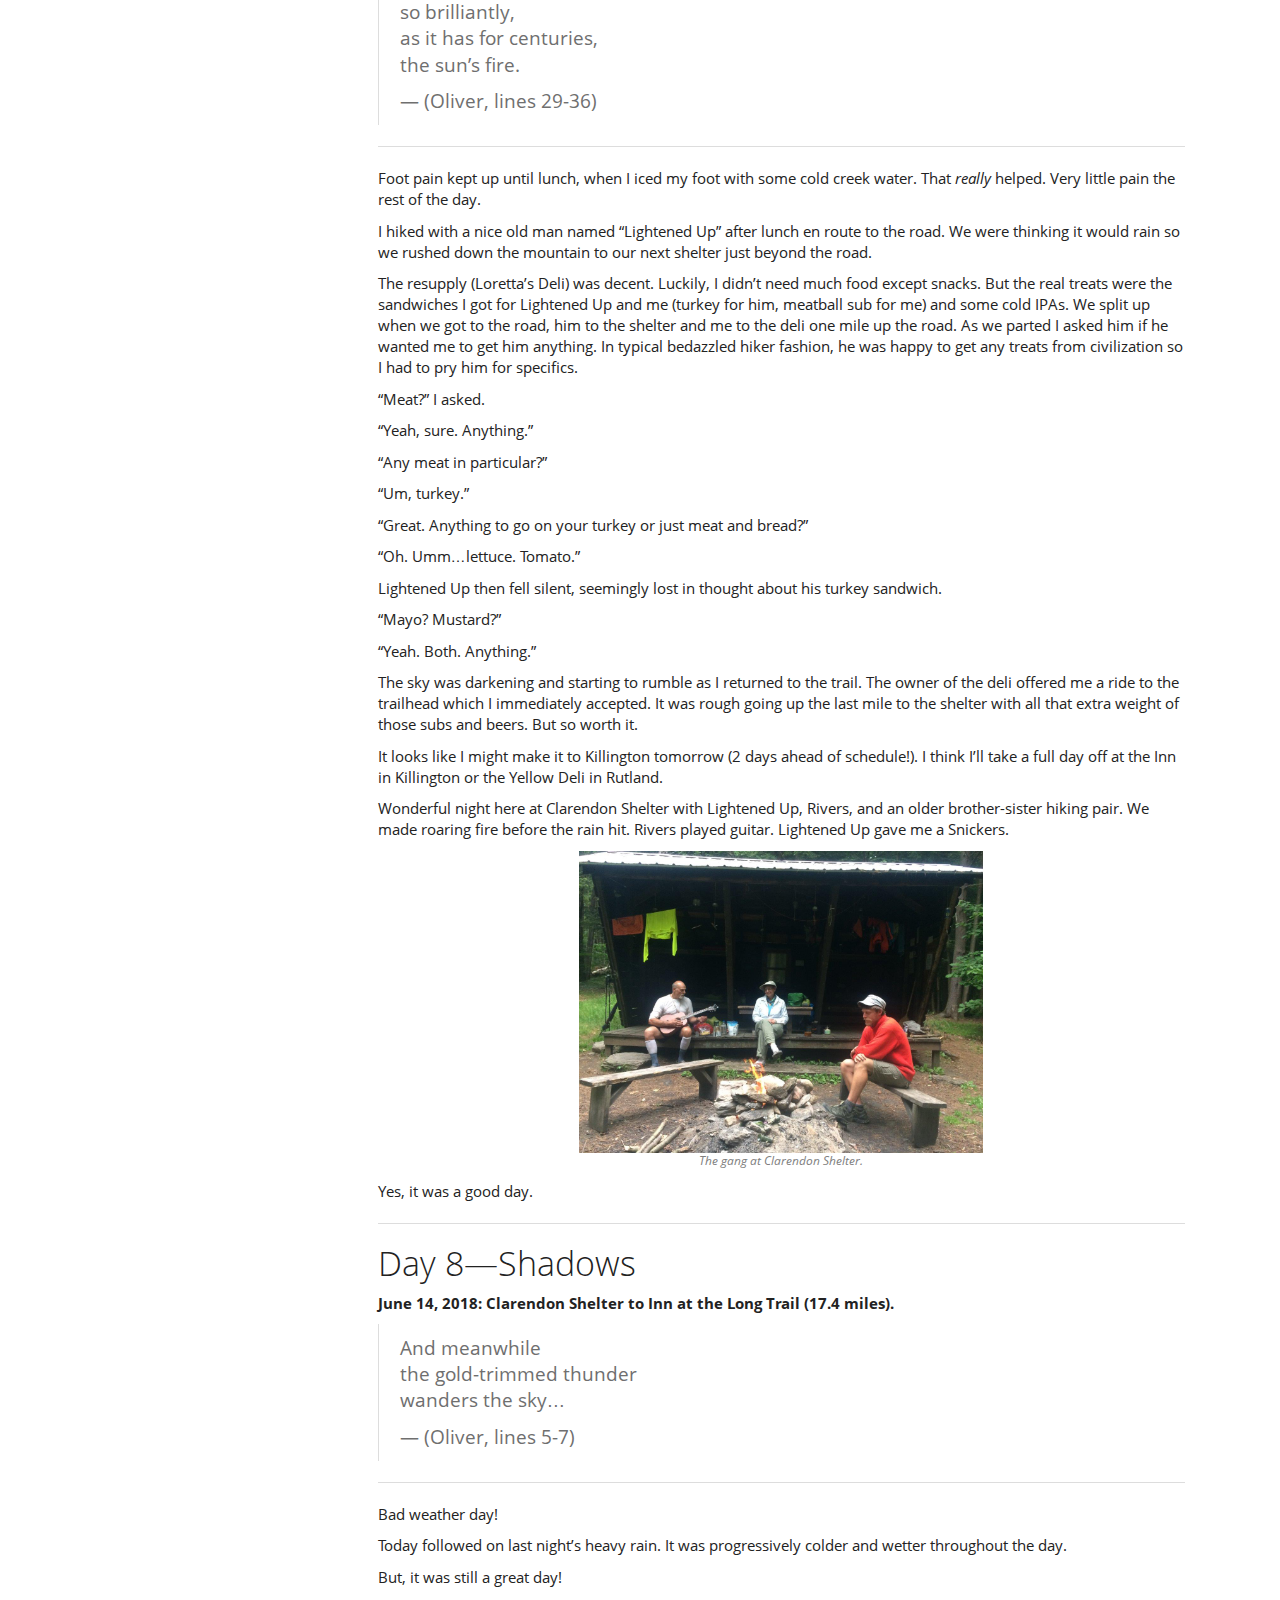
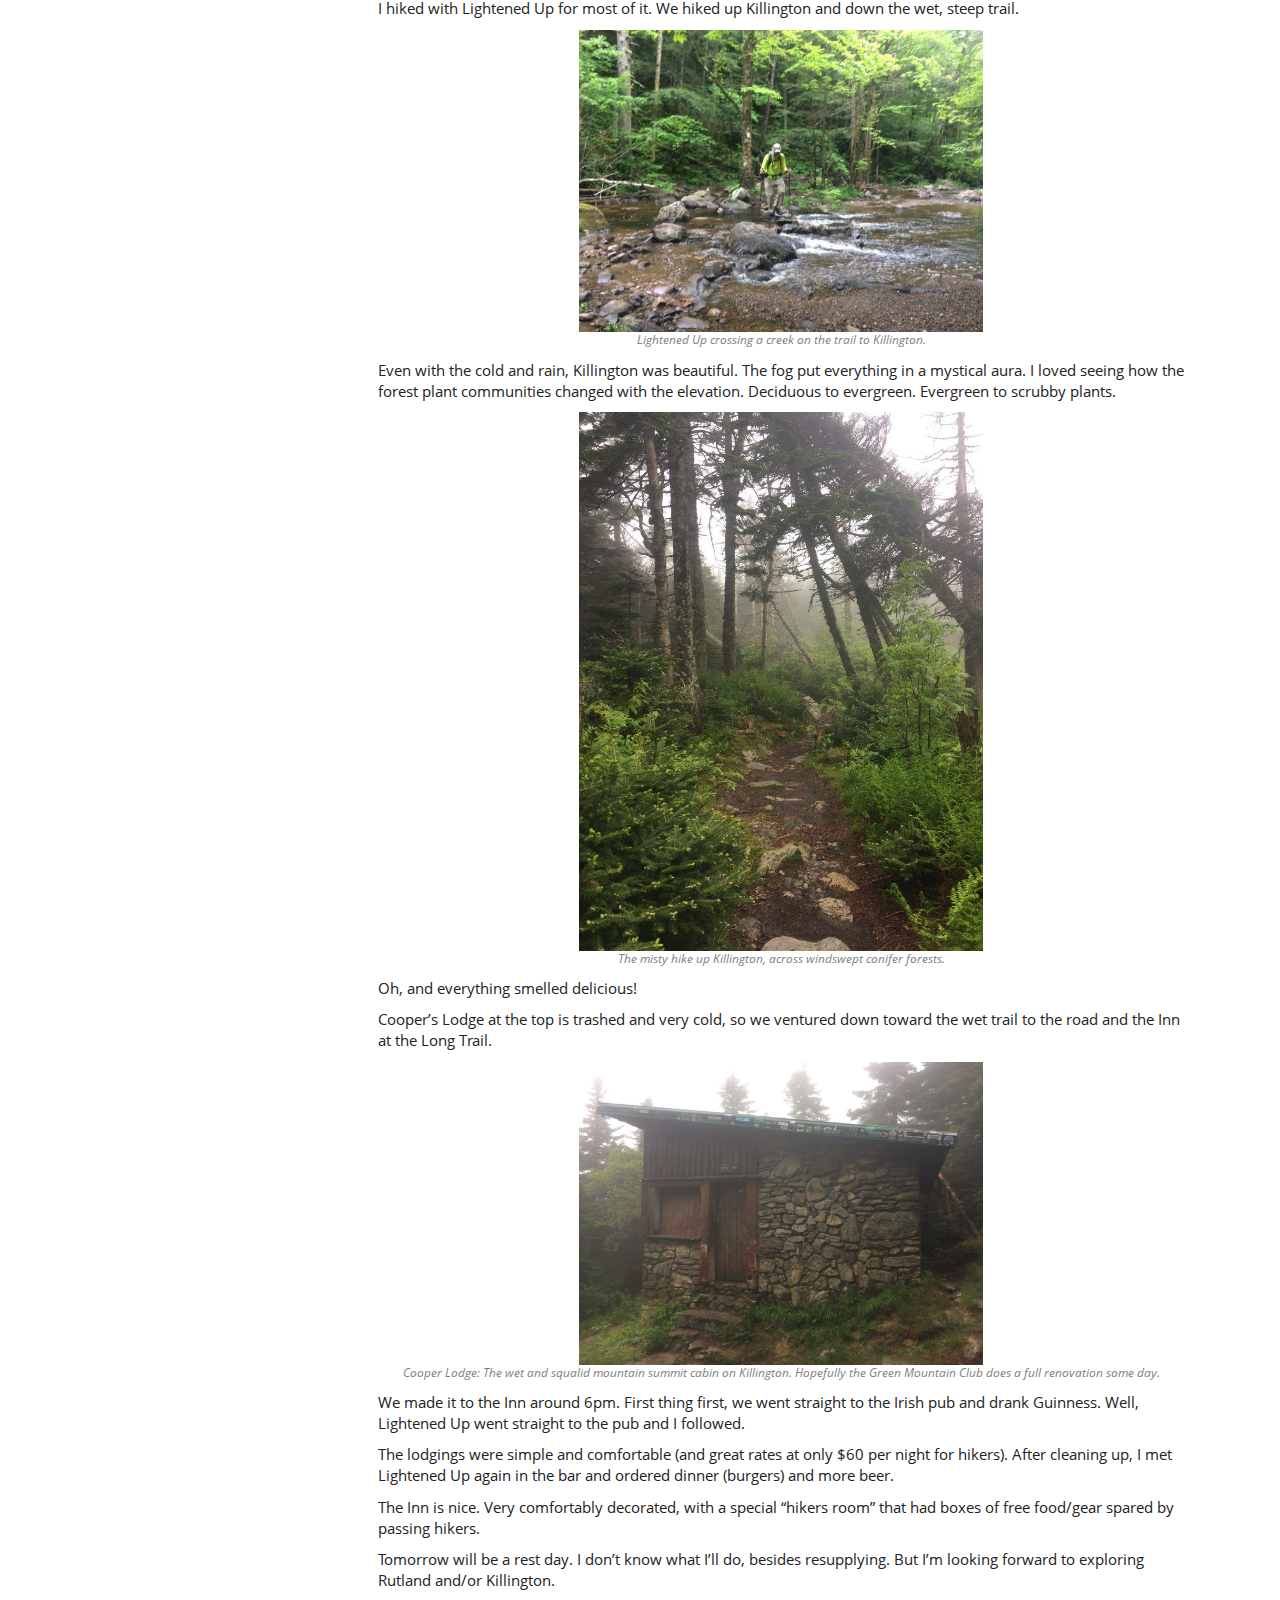
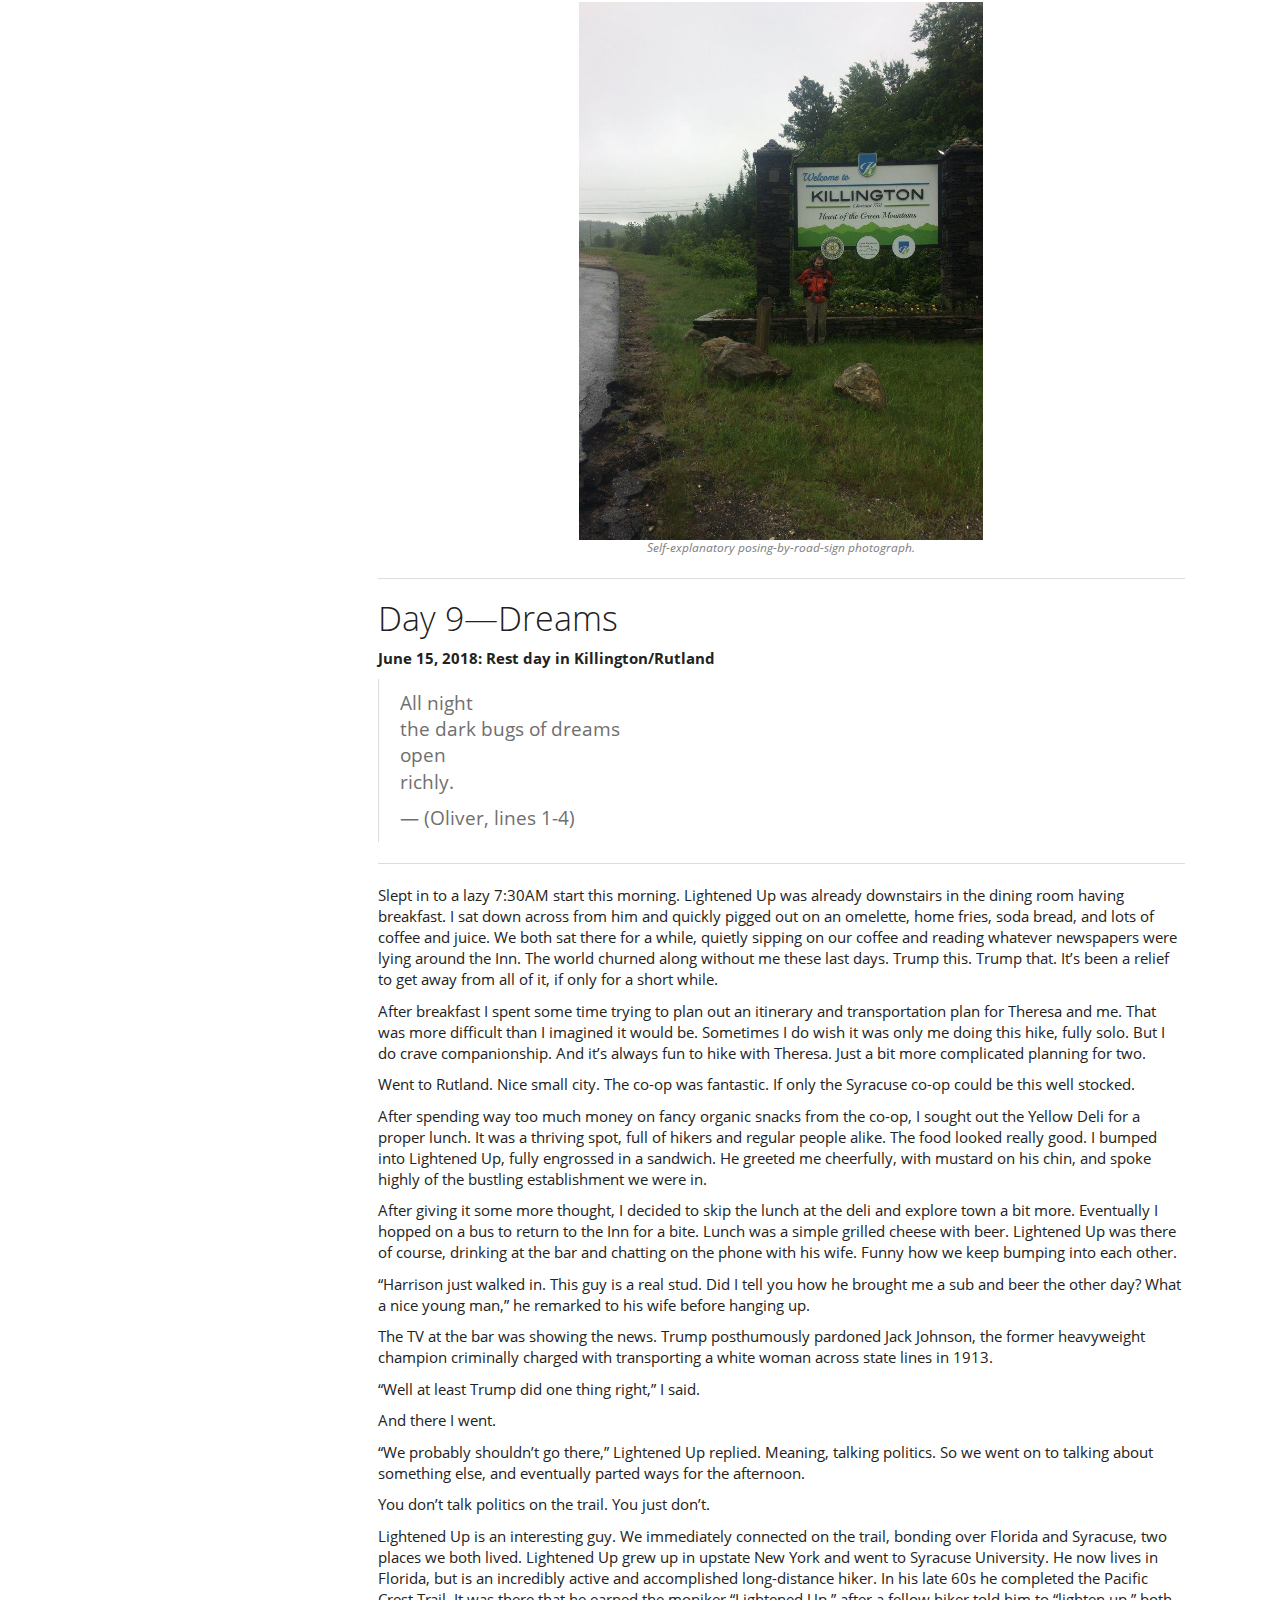
<file: LTjournal_Pt1.html>
<!DOCTYPE html>

<html>

<head>

<meta charset="utf-8" />
<meta name="generator" content="pandoc" />
<meta http-equiv="X-UA-Compatible" content="IE=EDGE" />


<meta name="author" content="Harrison Goldspiel" />

<meta name="date" content="2019-09-06" />

<title>The Long Trail (Part 1)</title>

<script src="site_libs/header-attrs-2.1/header-attrs.js"></script>
<script src="site_libs/jquery-1.11.3/jquery.min.js"></script>
<meta name="viewport" content="width=device-width, initial-scale=1" />
<link href="site_libs/bootstrap-3.3.5/css/yeti.min.css" rel="stylesheet" />
<script src="site_libs/bootstrap-3.3.5/js/bootstrap.min.js"></script>
<script src="site_libs/bootstrap-3.3.5/shim/html5shiv.min.js"></script>
<script src="site_libs/bootstrap-3.3.5/shim/respond.min.js"></script>
<script src="site_libs/jqueryui-1.11.4/jquery-ui.min.js"></script>
<link href="site_libs/tocify-1.9.1/jquery.tocify.css" rel="stylesheet" />
<script src="site_libs/tocify-1.9.1/jquery.tocify.js"></script>
<script src="site_libs/navigation-1.1/tabsets.js"></script>
<link href="site_libs/highlightjs-9.12.0/default.css" rel="stylesheet" />
<script src="site_libs/highlightjs-9.12.0/highlight.js"></script>
<link href="site_libs/font-awesome-5.1.0/css/all.css" rel="stylesheet" />
<link href="site_libs/font-awesome-5.1.0/css/v4-shims.css" rel="stylesheet" />

<style type="text/css">code{white-space: pre;}</style>
<style type="text/css">
  pre:not([class]) {
    background-color: white;
  }
</style>
<script type="text/javascript">
if (window.hljs) {
  hljs.configure({languages: []});
  hljs.initHighlightingOnLoad();
  if (document.readyState && document.readyState === "complete") {
    window.setTimeout(function() { hljs.initHighlighting(); }, 0);
  }
}
</script>



<style type="text/css">
h1 {
  font-size: 34px;
}
h1.title {
  font-size: 38px;
}
h2 {
  font-size: 30px;
}
h3 {
  font-size: 24px;
}
h4 {
  font-size: 18px;
}
h5 {
  font-size: 16px;
}
h6 {
  font-size: 12px;
}
.table th:not([align]) {
  text-align: left;
}
</style>

<link rel="stylesheet" href="custom.css" type="text/css" />
<link rel="stylesheet" href="academicons-1.8.6\css\academicons.css" type="text/css" />



<style type = "text/css">
.main-container {
  max-width: 940px;
  margin-left: auto;
  margin-right: auto;
}
code {
  color: inherit;
  background-color: rgba(0, 0, 0, 0.04);
}
img {
  max-width:100%;
}
.tabbed-pane {
  padding-top: 12px;
}
.html-widget {
  margin-bottom: 20px;
}
button.code-folding-btn:focus {
  outline: none;
}
summary {
  display: list-item;
}
</style>


<style type="text/css">
/* padding for bootstrap navbar */
body {
  padding-top: 45px;
  padding-bottom: 40px;
}
/* offset scroll position for anchor links (for fixed navbar)  */
.section h1 {
  padding-top: 50px;
  margin-top: -50px;
}
.section h2 {
  padding-top: 50px;
  margin-top: -50px;
}
.section h3 {
  padding-top: 50px;
  margin-top: -50px;
}
.section h4 {
  padding-top: 50px;
  margin-top: -50px;
}
.section h5 {
  padding-top: 50px;
  margin-top: -50px;
}
.section h6 {
  padding-top: 50px;
  margin-top: -50px;
}
.dropdown-submenu {
  position: relative;
}
.dropdown-submenu>.dropdown-menu {
  top: 0;
  left: 100%;
  margin-top: -6px;
  margin-left: -1px;
  border-radius: 0 6px 6px 6px;
}
.dropdown-submenu:hover>.dropdown-menu {
  display: block;
}
.dropdown-submenu>a:after {
  display: block;
  content: " ";
  float: right;
  width: 0;
  height: 0;
  border-color: transparent;
  border-style: solid;
  border-width: 5px 0 5px 5px;
  border-left-color: #cccccc;
  margin-top: 5px;
  margin-right: -10px;
}
.dropdown-submenu:hover>a:after {
  border-left-color: #ffffff;
}
.dropdown-submenu.pull-left {
  float: none;
}
.dropdown-submenu.pull-left>.dropdown-menu {
  left: -100%;
  margin-left: 10px;
  border-radius: 6px 0 6px 6px;
}
</style>

<script>
// manage active state of menu based on current page
$(document).ready(function () {
  // active menu anchor
  href = window.location.pathname
  href = href.substr(href.lastIndexOf('/') + 1)
  if (href === "")
    href = "index.html";
  var menuAnchor = $('a[href="' + href + '"]');

  // mark it active
  menuAnchor.parent().addClass('active');

  // if it's got a parent navbar menu mark it active as well
  menuAnchor.closest('li.dropdown').addClass('active');
});
</script>

<!-- tabsets -->

<style type="text/css">
.tabset-dropdown > .nav-tabs {
  display: inline-table;
  max-height: 500px;
  min-height: 44px;
  overflow-y: auto;
  background: white;
  border: 1px solid #ddd;
  border-radius: 4px;
}

.tabset-dropdown > .nav-tabs > li.active:before {
  content: "";
  font-family: 'Glyphicons Halflings';
  display: inline-block;
  padding: 10px;
  border-right: 1px solid #ddd;
}

.tabset-dropdown > .nav-tabs.nav-tabs-open > li.active:before {
  content: "&#xe258;";
  border: none;
}

.tabset-dropdown > .nav-tabs.nav-tabs-open:before {
  content: "";
  font-family: 'Glyphicons Halflings';
  display: inline-block;
  padding: 10px;
  border-right: 1px solid #ddd;
}

.tabset-dropdown > .nav-tabs > li.active {
  display: block;
}

.tabset-dropdown > .nav-tabs > li > a,
.tabset-dropdown > .nav-tabs > li > a:focus,
.tabset-dropdown > .nav-tabs > li > a:hover {
  border: none;
  display: inline-block;
  border-radius: 4px;
  background-color: transparent;
}

.tabset-dropdown > .nav-tabs.nav-tabs-open > li {
  display: block;
  float: none;
}

.tabset-dropdown > .nav-tabs > li {
  display: none;
}
</style>

<!-- code folding -->



<style type="text/css">

#TOC {
  margin: 25px 0px 20px 0px;
}
@media (max-width: 768px) {
#TOC {
  position: relative;
  width: 100%;
}
}

@media print {
.toc-content {
  /* see https://github.com/w3c/csswg-drafts/issues/4434 */
  float: right;
}
}

.toc-content {
  padding-left: 30px;
  padding-right: 40px;
}

div.main-container {
  max-width: 1200px;
}

div.tocify {
  width: 20%;
  max-width: 260px;
  max-height: 85%;
}

@media (min-width: 768px) and (max-width: 991px) {
  div.tocify {
    width: 25%;
  }
}

@media (max-width: 767px) {
  div.tocify {
    width: 100%;
    max-width: none;
  }
}

.tocify ul, .tocify li {
  line-height: 20px;
}

.tocify-subheader .tocify-item {
  font-size: 0.90em;
}

.tocify .list-group-item {
  border-radius: 0px;
}


</style>



</head>

<body>


<div class="container-fluid main-container">


<!-- setup 3col/9col grid for toc_float and main content  -->
<div class="row-fluid">
<div class="col-xs-12 col-sm-4 col-md-3">
<div id="TOC" class="tocify">
</div>
</div>

<div class="toc-content col-xs-12 col-sm-8 col-md-9">




<div class="navbar navbar-default  navbar-fixed-top" role="navigation">
  <div class="container">
    <div class="navbar-header">
      <button type="button" class="navbar-toggle collapsed" data-toggle="collapse" data-target="#navbar">
        <span class="icon-bar"></span>
        <span class="icon-bar"></span>
        <span class="icon-bar"></span>
      </button>
      <a class="navbar-brand" href="index.html">Harrison B. Goldspiel</a>
    </div>
    <div id="navbar" class="navbar-collapse collapse">
      <ul class="nav navbar-nav">
        <li>
  <a href="index.html">
    <span class="glyphicon glyphicon-tent"></span>
     
    Home
  </a>
</li>
<li>
  <a href="research.html">
    <span class="fa fa-frog"></span>
     
    Research
  </a>
</li>
<li>
  <a href="resources.html">
    <span class="fa fa-code"></span>
     
    Resources
  </a>
</li>
<li>
  <a href="blog.html">
    <span class="fa fa-pencil-alt"></span>
     
    Blog
  </a>
</li>
<li class="dropdown">
  <a href="#" class="dropdown-toggle" data-toggle="dropdown" role="button" aria-expanded="false">
    <span class="fa fa-hiking"></span>
     
    Misc.
     
    <span class="caret"></span>
  </a>
  <ul class="dropdown-menu" role="menu">
    <li>
      <a href="LTjournal_Pt1.html">Long Trail (Pt. 1)</a>
    </li>
    <li>
      <a href="LTjournal_Pt2.html">Long Trail (Pt. 2)</a>
    </li>
    <li>
      <a href="LTjournal_Pt3.html">Long Trail (Pt. 3)</a>
    </li>
  </ul>
</li>
      </ul>
      <ul class="nav navbar-nav navbar-right">
        <li>
  <a href="https://github.com/hgoldspiel">
    <span class="fa fa-github"></span>
     
  </a>
</li>
<li>
  <a href="https://www.researchgate.net/profile/Harrison_Goldspiel">
    <span class="ai ai-researchgate"></span>
     
  </a>
</li>
<li>
  <a href="https://scholar.google.com/citations?user=OCbS0DMAAAAJ&amp;hl=en">
    <span class="fa fa-graduation-cap"></span>
     
  </a>
</li>
<li>
  <a href="http://harryonwheels.tumblr.com/">
    <span class="fa fa-tumblr"></span>
     
  </a>
</li>
<li>
  <a href="https://twitter.com/hbgoldspiel">
    <span class="fa fa-twitter"></span>
     
  </a>
</li>
<li>
  <a href="https://www.linkedin.com/in/harrisongoldspiel/">
    <span class="fa fa-linkedin"></span>
     
  </a>
</li>
      </ul>
    </div><!--/.nav-collapse -->
  </div><!--/.container -->
</div><!--/.navbar -->

<div class="fluid-row" id="header">



<h1 class="title toc-ignore">The Long Trail (Part 1)</h1>
<h4 class="author">Harrison Goldspiel</h4>
<h4 class="date">6 September 2019</h4>

</div>


<p><img src="images/mistyvista.jpg" width="1280" style="display: block; margin: auto;" /></p>
<div id="a-little-background" class="section level1">
<h1>A little background</h1>
<hr />
<p>The Long Trail (or the LT) is a 272-mile long foot trail along the spine of the Green Mountains in Vermont, from Massachusetts to Quebec. Constructed between 1910 and 1930 by the Green Mountain Club, the LT is the <em>oldest</em> long-distance hiking trail in the United States.</p>
<div class="figure" style="text-align: center">
<img src="images/ltmap.jpg" alt="The original (circa 1910) Long Trail map by James Taylor." width="30%" height="30%" />
<p class="caption">
The original (circa 1910) Long Trail map by James Taylor.
</p>
</div>
<p>That’s right. Before the Appalachian Trail, the Pacific Crest Trail, the Continental Divide Trail, and all the rest, there was the Long Trail. Traversing the entire length of the state of Vermont, through thick forests and scenic mountaintops, the LT has charmed outdoor enthusiasts for over a century. And despite being much shorter than its Triple Crown cousins, the LT is no mere walk in the woods. Most hikers require between 20 to 30 days to complete the journey, facing the full fanfare of thru-hiking thrills, including temperature extremes, torrential rain, masses of black flies and mosquitos, ankle-deep muck, stream fords, steep climbs, and dangerous descents.</p>
<p>I’ve been enchanted by the Long Trail since the fall of 2012, when I spent a week in Vermont as part of the Environmental Field Semester at Brandeis University. The trail’s presence loomed large in the Green Mountain state, often mentioned by locals and well advertised by the beer selection of every grocery store and gas station. We didn’t actually hike on the Long Trail while in Vermont, instead touring farmlands and lesser known tracts of forest from Shelburne to Marshfield. But at some point, while eating my weight in cheese at the Cabot factory, I knew I had to come back to see this trail for myself.</p>
<p>What followed were five years of Long Trail teasers. I got my first glimpse of the trail in June of 2013 from my road bike while riding across Brandon Gap with Bike &amp; Build.</p>
<div class="figure" style="text-align: center">
<img src="images/vermont2013.JPG" alt="Biking through Vermont with Bike &amp; Build in summer of 2013." width="50%" height="50%" />
<p class="caption">
Biking through Vermont with Bike &amp; Build in summer of 2013.
</p>
</div>
<p>Intrigued by the brief glimpse of a trailhead and sweaty hikers, I returned three years later in August of 2016 to hike a section from Middlebury Gap to Appalachian Gap. Thoroughly impressed by the Breadloaf Wilderness, I came back a year later to hike the next section from Appalachian Gap to the Winooski River.</p>
<p><img src="images/vermont2016.JPG" width="50%" height="50%" style="display: block; margin: auto;" /></p>
<div class="figure" style="text-align: center">
<img src="images/vermont2017.JPG" alt="Past treks on the Long Trail, in 2016 (top image, in the Breadloaf Wilderness) and 2017 (bottom image, atop Camel's Hump)." width="50%" height="50%" />
<p class="caption">
Past treks on the Long Trail, in 2016 (top image, in the Breadloaf Wilderness) and 2017 (bottom image, atop Camel’s Hump).
</p>
</div>
<p>At the end of this trip I was convinced that I had to hike the entire thing. And one year later I did just that.</p>
<p>The following are journal entries and photos from my northbound thru-hike on the Long Trail in June of 2018. In total I hiked for 22 days and rested for four, making the whole journey 26 days long from end-to-end. I mostly hiked alone, meeting new people along the way, and was joined by the one and only Theresa Fuller for the final 90 miles from Camel’s Hump to Canada.</p>
<p>I went along without much outside entertainment, save some music (read through to the end of Part 3 to find a personally curated Long Trail-themed Spotify playlist), short stories by Jorge Luis Borges, and poems by Mary Oliver, whose 1986 collection <a href="https://groveatlantic.com/book/dream-work/" target="_blank" rel="noopener">Dream Work</a> supplied the daily rhythm and mystic energy for my tramping in the Green Mountains.</p>
<p><img src="images/dreamwork.jpg" width="30%" height="30%" style="display: block; margin: auto;" /></p>
<p>And so we begin…</p>
<hr />
</div>
<div id="day-1dogfish" class="section level1">
<h1>Day 1—Dogfish</h1>
<p><strong>June 1, 2018: North Adams, MA to unnamed beaver pond (10.2 miles).</strong></p>
<blockquote>
<p>…I wanted to know,<br />
whoever I was, I was<br />
alive<br />
for a little while.</p>
<p>— (Oliver, lines 22-24)</p>
</blockquote>
<hr />
<p>Disaster! <em>Everything</em> is going wrong!</p>
<p>Let me explain.</p>
<p>Today I set off on my first day on the trail. I arrived at the parking lot at the Greylock Community Club at 2:00PM, much later than I wanted to arrive and start the hike.</p>
<div class="figure" style="text-align: center">
<img src="images/ltsouthernsign.JPG" alt="Sign at the southern terminus of the Long Trail in North Adams, MA." width="50%" height="50%" />
<p class="caption">
Sign at the southern terminus of the Long Trail in North Adams, MA.
</p>
</div>
<p>What followed was a series of escalating mishaps and failures.</p>
<ol style="list-style-type: decimal">
<li><p>I missed the sign for the shelter I wanted to stay in tonight.</p></li>
<li><p>I ran out of water with no clear restock locations nearby on the map.</p></li>
<li><p>When I <em>finally</em> found water at an unnamed beaver pond, my Sawyer decided to stop producing a quick flow. I had to practically sit on the thing to get the water.</p></li>
<li><p>I almost lost my water bottle in a tree when hanging up my food.</p></li>
<li><p>It started raining while I was cooking. So I didn’t really have dinner.</p></li>
<li><p>Hammock camping is <strong>not easy</strong> with this mattress pad.</p></li>
<li><p>That’s about it.</p></li>
</ol>
<p>On the plus side, I met some cool hikers today, both AT-ers and LT-ers. More about them later. And aside from all the mishaps, the trail has been really great so far! There was a large patch of American chestnut seedlings and saplings right after hitting the Vermont border. Really happy to be back in the woods again after being glued to my computer for the past ten months.</p>
<div class="figure" style="text-align: center">
<img src="images/beaverpond.JPG" alt="Camping location for first night on the trail by unnamed beaver pond." width="50%" height="50%" />
<p class="caption">
Camping location for first night on the trail by unnamed beaver pond.
</p>
</div>
<p>Oh, and I got the wrong batteries for my headlamp! That was unfortunate.</p>
<hr />
</div>
<div id="day-2morning-poem" class="section level1">
<h1>Day 2—Morning Poem</h1>
<p><strong>June 2, 2018: Unnamed beaver pond to Goddard Shelter (17.6 miles).</strong></p>
<blockquote>
<p>If it is your nature<br />
to be happy<br />
you will swim away along the soft trails<br />
for hours, your imagination<br />
alighting everywhere.</p>
<p>— (Oliver, lines 14-18)</p>
</blockquote>
<hr />
<p>Today was rough. Pain, oh so much pain.</p>
<p>Didn’t get much sleep on account of the chorusing peepers and green frogs.</p>
<p>The morning hike wasn’t too bad. Met a man in his 50s named “Timezone.” He and I walked together for a while, talking about practically everything. Personal lives, careers, coding. He is going to Maine on the AT. We zoomed along the trail, across misty forest and meadows, chatting away the morning.</p>
<div class="figure" style="text-align: center">
<img src="images/goddardmeadow.JPG" alt="The misty meadow trail to Goddard shelter." width="50%" height="50%" />
<p class="caption">
The misty meadow trail to Goddard shelter.
</p>
</div>
<p>The day got <em>really hard</em> after the road (VT-9). Steep ups and downs. It was only tolerable thanks to a woman I hiked with named Alyssa. Her hiking buddy hurt her leg, so she was alone. Also doing the LT. We wonderfully shared the sufferfest that was the hike to Goddard’s Shelter.</p>
<p>I have never been so happy to lay down. God, it feels so good to <em>not</em> be hiking. Why do we do this to ourselves? Critters seen:</p>
<ul>
<li>Garter snakes (2)</li>
<li>Leopard frog</li>
<li>Eastern red newt (many, so many)</li>
<li>Spring peeper (2, at the damn shelter, causing a damn ruckus in the middle of the night!)</li>
</ul>
<hr />
</div>
<div id="day-3the-chance-to-love-everything" class="section level1">
<h1>Day 3—The Chance to Love Everything</h1>
<p><strong>June 3, 2018: Goddard Shelter to Stratton-Arlington Road (13.3 miles).</strong></p>
<blockquote>
<p>All summer I made friends<br />
with the creatures nearby.</p>
<p>— (Oliver, lines 1-2)</p>
</blockquote>
<hr />
<p>I set out today from Goddard Shelter at 7AM with Alyssa and a man named Rob whom we met last night at the shelter. We all had different destinations in mind: Alyssa’s to Story Spring Shelter (9 miles). Rob’s to Stratton Pond Shelter (20 miles). And mine to Stratton-Arlington Road (13 miles), where I was picked up by my friend Sam in the afternoon.</p>
<p>Yes, you read that right. I am being picked up by a friend on the third day, with 230 miles remaining to Canada! This was actually planned for over a week now. Sorry, let me back up.</p>
<p>Next weekend is my 5th Reunion at Brandeis. Originally, I had planned to start the Long Trail immediately after Reunion. But time restrictions (a wedding) got in the way and I decided to start hiking a week early. This was beneficial for two reasons: (1) to cut off some early mileage so I can have a more relaxed pace later on when the trail gets rougher, and (2) to serve as a “test run” for my gear. This was very clearly a good decision, seeing I have many issues with my gear that I can now address in the interim.</p>
<p>But I guess I’m technically not a “thru-hiker.”</p>
<p>Anyway, I hiked about 13 miles to the road. I spent much of that with Rob, a retired Vermont State forester who was section hiking the LT. Rob and I got along quite well. He taught me many understory plants and I shared my knowledge and enthusiasm about the many salamanders we encountered along the trail. He was quite knowledgeable about forest ecology and history and we spoke at length about my master’s research and the American chestnut (he even knew about the transgenic chestnut at ESF!).</p>
<p>The hike was quite nice today. Lot’s of rolling ups and downs along a ridge with many crisp mountain streams. Not too many views though. It was hot and buggy when we stopped for lunch at Story Spring Shelter at noon. Since I had time to spare before meeting Sam at the road, I felt compelled to have a quick and shaded hammock nap. A little while later and just like that Rob, Alyssa, and I split up.</p>
<p>It’s kind of sad when you think about it. We all come and go on this trail, and most meetings are brief encounters. Despite the brevity and sheer randomness, these encounters somehow seem more special than your regular meetings in civilization, as if they are glazed with some serendipitous spark on the trail. I think the remote setting brings people together more easily. We crave human interaction, and let our guards down just enough to bypass acquaintanceship right to friendship and intimacy. Or at least a mirage of friendship and intimacy. Soon enough, we split ways and the mirage disappears, making room for the next one up the trail.</p>
<p>I wonder if I’ll ever see Alyssa and Rob again. Real friendships or not, I’ll miss them.</p>
<hr />
</div>
<div id="day-4trilliums" class="section level1">
<h1>Day 4—Trilliums</h1>
<p><strong>June 10, 2018: Stratton-Arlington Road to Stratton Pond Shelter (6.9 miles).</strong></p>
<blockquote>
<p>I listened to the earth talk,<br />
  the root wrangle,<br />
    the arguments of energy…</p>
<p>— (Oliver, lines 25-27)</p>
</blockquote>
<hr />
<p>Back on the trail!</p>
<p>Hiked 6.9 miles to Stratton Pond Shelter, which was blissful. Clear day, 65 degrees.</p>
<p>Views from the fire tower on Stratton Mountain were great.</p>
<div class="figure" style="text-align: center">
<img src="images/strattonfiretwr.JPG" alt="View from the Stratton Mountain fire tower." width="50%" height="50%" />
<p class="caption">
View from the Stratton Mountain fire tower.
</p>
</div>
<p>Very buggy. I met three AT-ers at the fire tower. They were singing folk songs as they stuffed peanut butter wraps in their mouths. One of them—a young man—was named Gandalk on account of the pipe he carried, puffing smoke along the trail.</p>
<p>I also met two LT-ers hiking NOBO (northbound). I stayed at the Stratton Pond Shelter with one of them, a nice history graduate student from Montreal named Sam. The shelter was huge—two floors <em>with</em> bunks space that could hold at least 12 people. Somehow this massive backcountry cabin was empty tonight, except for the two of us. We chatted for a while about our initial time on the trail. This isn’t his first attempt at the LT. He’s made two attempts in the past, neither of which were successful after succumbing to hiking injuries. Unfortunately, his foot has been hurting the last few days. The universe really seems to have it out for this guy.</p>
<div class="figure" style="text-align: center">
<img src="images/strattonshelter.JPG" alt="The massive Stratton Pond shelter." width="50%" height="50%" />
<p class="caption">
The massive Stratton Pond shelter.
</p>
</div>
<p>My real blissful moment today was spending two hours baking in the sun out on Stratton Pond and dunking my feet in the cool water. There were lots of newts swimming in the pond, brushing past my toes with their tails.</p>
<div class="figure" style="text-align: center">
<img src="images/strattonpond.JPG" alt="Stratton Pond." width="50%" height="50%" />
<p class="caption">
Stratton Pond.
</p>
</div>
<p>I made a fire too! All in all it was a great first day back.</p>
<p>Also, in preparation for this first long stretch back on the trail I made a bunch of lentil stew mixes for dinners. I really do enjoy backcountry cooking, and simple ramen or instant meals usually don’t do it for me. The stew turned out phenomenal. I’m looking forward to eating this every night!</p>
<hr />
</div>
<div id="day-5rage" class="section level1">
<h1>Day 5—Rage</h1>
<p><strong>June 11, 2018: Stratton Pond to Bromley Mountain Summit (13.5 miles).</strong></p>
<blockquote>
<p>You are the dark song<br />
of the morning;<br />
serious and slow…</p>
<p>— (Oliver, lines 1-3)</p>
</blockquote>
<hr />
<p>Another great day.</p>
<p>Hiked 13.5 miles to the Bromley Mountain Summit and stayed in the skiers’ warming hut. What a treat! Four walls! Insulation! <strong>Warmth.</strong></p>
<div class="figure" style="text-align: center">
<img src="images/bromley1.JPG" alt="Bromley Mountain ski summit, with warming hut to the right." width="50%" height="50%" />
<p class="caption">
Bromley Mountain ski summit, with warming hut to the right.
</p>
</div>
<div class="figure" style="text-align: center">
<img src="images/bromleylift.JPG" alt="View from the Bromley ski lift." width="50%" height="50%" />
<p class="caption">
View from the Bromley ski lift.
</p>
</div>
<p>Good hiking too. Pretty flat ’til the climb up Bromley. Clear skies, 60s.</p>
<p>Great view of Manchester from Prospect Rock.</p>
<div class="figure" style="text-align: center">
<img src="images/manchesterview.JPG" alt="Town of Manchester, VT, as seen from Prospect Rock." width="50%" height="50%" />
<p class="caption">
Town of Manchester, VT, as seen from Prospect Rock.
</p>
</div>
<p>Sam’s foot was hurting real bad, so he left the trail. I feel bad for him. He’s hoping to rest up and come back this summer to conquer the rest of the LT, but unlikely we’ll see each other again. He would have made a good companion to Canada.</p>
<hr />
</div>
<div id="day-6wild-geese" class="section level1">
<h1>Day 6—Wild Geese</h1>
<p><strong>June 12, 2018: Bromley Mountain Summit to Little Rock Pond (17 miles).</strong></p>
<blockquote>
<p>You do not have to be good.<br />
You do not have to walk on your knees<br />
for a hundred miles through the desert, repenting.<br />
You only have to let the soft animal of your body<br />
  love what it loves.</p>
<p>— (Oliver, lines 1-5)</p>
</blockquote>
<hr />
<p>Good hiking today. Pretty views and fun people!</p>
<p>I caught a glimpse of the sunrise from Bromley during my morning pee.</p>
<p>My foot was bothering me today, probably from overtightening my laces yesterday. It got progressively worse throughout the day—the upper area between my ankles.</p>
<p>It’s amazing how easy it is to get in your head when you get an injury.</p>
<p><em>You can go home. You’re toast. You can’t hike to Canada with a bad foot.</em></p>
<p>These thoughts were stuck in my head all day. I really began to relate to poor Sam and his foot! Not me too!</p>
<p>But like Elizabeth Warren, I persisted. Made it to Rock Pond, a beautiful shelter on a pristine pond.</p>
<p>The shelter was packed when I got there at 6pm but there was still a top bunk available for me.</p>
<p>Made good friends with some AT-ers and a father-son LT pair there. A bunch of us hung out on the shore of the pond at night, talking for hours about our various shenanigans on the trails. A man from England was there carrying a British flag filled with quotes and signatures from the various hikers he’s encountered along the AT. We passed it around, making our marks in black Sharpie.</p>
<p>The highlight of the evening was watching a young man and woman across the pond and imagining their life stories from hundreds of feet away. We named the man Chad and the woman Brittany. Chad and Brittany were on their first date. Chad takes all his dates to this spot on the pond, where he tries to impress them by jumping off a tall boulder into the clear water. He climbed up while she sat at the shore with her legs in the water. Chad stalled at the top for what seemed like ages, seemingly afraid of his big dive. Brittany didn’t seem to care one way or the other. He finally jumped and we all cheered and clapped like lunatics. Poor Chad.</p>
<p>Tomorrow is a resupply day!</p>
<hr />
</div>
<div id="day-7knife" class="section level1">
<h1>Day 7—Knife</h1>
<p><strong>June 13, 2018: Little Rock Pond to Clarendon Shelter (13.6 miles).</strong></p>
<blockquote>
<p>It was the sheer, dense wall<br />
of blind stone<br />
without a pinch of hope<br />
or a single unfulfilled desire<br />
sponging up and reflecting,<br />
so brilliantly,<br />
as it has for centuries,<br />
the sun’s fire.</p>
<p>— (Oliver, lines 29-36)</p>
</blockquote>
<hr />
<p>Foot pain kept up until lunch, when I iced my foot with some cold creek water. That <em>really</em> helped. Very little pain the rest of the day.</p>
<p>I hiked with a nice old man named “Lightened Up” after lunch en route to the road. We were thinking it would rain so we rushed down the mountain to our next shelter just beyond the road.</p>
<p>The resupply (Loretta’s Deli) was decent. Luckily, I didn’t need much food except snacks. But the real treats were the sandwiches I got for Lightened Up and me (turkey for him, meatball sub for me) and some cold IPAs. We split up when we got to the road, him to the shelter and me to the deli one mile up the road. As we parted I asked him if he wanted me to get him anything. In typical bedazzled hiker fashion, he was happy to get any treats from civilization so I had to pry him for specifics.</p>
<p>“Meat?” I asked.</p>
<p>“Yeah, sure. Anything.”</p>
<p>“Any meat in particular?”</p>
<p>“Um, turkey.”</p>
<p>“Great. Anything to go on your turkey or just meat and bread?”</p>
<p>“Oh. Umm…lettuce. Tomato.”</p>
<p>Lightened Up then fell silent, seemingly lost in thought about his turkey sandwich.</p>
<p>“Mayo? Mustard?”</p>
<p>“Yeah. Both. Anything.”</p>
<p>The sky was darkening and starting to rumble as I returned to the trail. The owner of the deli offered me a ride to the trailhead which I immediately accepted. It was rough going up the last mile to the shelter with all that extra weight of those subs and beers. But so worth it.</p>
<p>It looks like I might make it to Killington tomorrow (2 days ahead of schedule!). I think I’ll take a full day off at the Inn in Killington or the Yellow Deli in Rutland.</p>
<p>Wonderful night here at Clarendon Shelter with Lightened Up, Rivers, and an older brother-sister hiking pair. We made roaring fire before the rain hit. Rivers played guitar. Lightened Up gave me a Snickers.</p>
<div class="figure" style="text-align: center">
<img src="images/clarendon.JPG" alt="The gang at Clarendon Shelter." width="50%" height="50%" />
<p class="caption">
The gang at Clarendon Shelter.
</p>
</div>
<p>Yes, it was a good day.</p>
<hr />
</div>
<div id="day-8shadows" class="section level1">
<h1>Day 8—Shadows</h1>
<p><strong>June 14, 2018: Clarendon Shelter to Inn at the Long Trail (17.4 miles).</strong></p>
<blockquote>
<p>And meanwhile<br />
the gold-trimmed thunder<br />
wanders the sky…</p>
<p>— (Oliver, lines 5-7)</p>
</blockquote>
<hr />
<p>Bad weather day!</p>
<p>Today followed on last night’s heavy rain. It was progressively colder and wetter throughout the day.</p>
<p>But, it was still a great day!</p>
<p>I hiked with Lightened Up for most of it. We hiked up Killington and down the wet, steep trail.</p>
<div class="figure" style="text-align: center">
<img src="images/lightenedup.JPG" alt="Lightened Up crossing a creek on the trail to Killington." width="50%" height="50%" />
<p class="caption">
Lightened Up crossing a creek on the trail to Killington.
</p>
</div>
<p>Even with the cold and rain, Killington was beautiful. The fog put everything in a mystical aura. I loved seeing how the forest plant communities changed with the elevation. Deciduous to evergreen. Evergreen to scrubby plants.</p>
<div class="figure" style="text-align: center">
<img src="images/killingtonascent.JPG" alt="The misty hike up Killington, across windswept conifer forests." width="50%" height="50%" />
<p class="caption">
The misty hike up Killington, across windswept conifer forests.
</p>
</div>
<p>Oh, and everything smelled delicious!</p>
<p>Cooper’s Lodge at the top is trashed and very cold, so we ventured down toward the wet trail to the road and the Inn at the Long Trail.</p>
<div class="figure" style="text-align: center">
<img src="images/cooper.JPG" alt="Cooper Lodge: The wet and squalid mountain summit cabin on Killington. Hopefully the Green Mountain Club does a full renovation some day." width="50%" height="50%" />
<p class="caption">
Cooper Lodge: The wet and squalid mountain summit cabin on Killington. Hopefully the Green Mountain Club does a full renovation some day.
</p>
</div>
<p>We made it to the Inn around 6pm. First thing first, we went straight to the Irish pub and drank Guinness. Well, Lightened Up went straight to the pub and I followed.</p>
<p>The lodgings were simple and comfortable (and great rates at only $60 per night for hikers). After cleaning up, I met Lightened Up again in the bar and ordered dinner (burgers) and more beer.</p>
<p>The Inn is nice. Very comfortably decorated, with a special “hikers room” that had boxes of free food/gear spared by passing hikers.</p>
<p>Tomorrow will be a rest day. I don’t know what I’ll do, besides resupplying. But I’m looking forward to exploring Rutland and/or Killington.</p>
<div class="figure" style="text-align: center">
<img src="images/killingtonsign.JPG" alt="Self-explanatory posing-by-road-sign photograph." width="50%" height="50%" />
<p class="caption">
Self-explanatory posing-by-road-sign photograph.
</p>
</div>
<hr />
</div>
<div id="day-9dreams" class="section level1">
<h1>Day 9—Dreams</h1>
<p><strong>June 15, 2018: Rest day in Killington/Rutland</strong></p>
<blockquote>
<p>All night<br />
the dark bugs of dreams<br />
open<br />
richly.</p>
<p>— (Oliver, lines 1-4)</p>
</blockquote>
<hr />
<p>Slept in to a lazy 7:30AM start this morning. Lightened Up was already downstairs in the dining room having breakfast. I sat down across from him and quickly pigged out on an omelette, home fries, soda bread, and lots of coffee and juice. We both sat there for a while, quietly sipping on our coffee and reading whatever newspapers were lying around the Inn. The world churned along without me these last days. Trump this. Trump that. It’s been a relief to get away from all of it, if only for a short while.</p>
<p>After breakfast I spent some time trying to plan out an itinerary and transportation plan for Theresa and me. That was more difficult than I imagined it would be. Sometimes I do wish it was only me doing this hike, fully solo. But I do crave companionship. And it’s always fun to hike with Theresa. Just a bit more complicated planning for two.</p>
<p>Went to Rutland. Nice small city. The co-op was fantastic. If only the Syracuse co-op could be this well stocked.</p>
<p>After spending way too much money on fancy organic snacks from the co-op, I sought out the Yellow Deli for a proper lunch. It was a thriving spot, full of hikers and regular people alike. The food looked really good. I bumped into Lightened Up, fully engrossed in a sandwich. He greeted me cheerfully, with mustard on his chin, and spoke highly of the bustling establishment we were in.</p>
<p>After giving it some more thought, I decided to skip the lunch at the deli and explore town a bit more. Eventually I hopped on a bus to return to the Inn for a bite. Lunch was a simple grilled cheese with beer. Lightened Up was there of course, drinking at the bar and chatting on the phone with his wife. Funny how we keep bumping into each other.</p>
<p>“Harrison just walked in. This guy is a real stud. Did I tell you how he brought me a sub and beer the other day? What a nice young man,” he remarked to his wife before hanging up.</p>
<p>The TV at the bar was showing the news. Trump posthumously pardoned Jack Johnson, the former heavyweight champion criminally charged with transporting a white woman across state lines in 1913.</p>
<p>“Well at least Trump did one thing right,” I said.</p>
<p>And there I went.</p>
<p>“We probably shouldn’t go there,” Lightened Up replied. Meaning, talking politics. So we went on to talking about something else, and eventually parted ways for the afternoon.</p>
<p>You don’t talk politics on the trail. You just don’t.</p>
<p>Lightened Up is an interesting guy. We immediately connected on the trail, bonding over Florida and Syracuse, two places we both lived. Lightened Up grew up in upstate New York and went to Syracuse University. He now lives in Florida, but is an incredibly active and accomplished long-distance hiker. In his late 60s he completed the Pacific Crest Trail. It was there that he earned the moniker “Lightened Up,” after a fellow hiker told him to “lighten up,” both in reference to his oversized pack and grumpy demeanor because of it. Following his companion’s advice, he shed some pounds and became <em>lightened up.</em> He is now 73 and section hiking the Appalachian Trail. This may be the year he finally completes it. I hope he succeeds.</p>
<p>I relaxed in my room for a bit, organizing my things and packing up for tomorrow. Before I knew it I was hungry again, so I returned to the bar.</p>
<p>The bar was much busier this time. It was Friday night, and the pub was having live Irish music. Lightened Up was already there getting acquainted with another LT-er named Sam (not the same one who hurt his foot and quit nor my friend from Brandeis who picked me up at Stratton-Arlington Road).</p>
<p>I got the Shepard’s pie, with a Long Trail Ale. I didn’t even need dessert, I was so stuffed. I’m gonna miss being spoiled like this once I get back on the trail.</p>
<div class="figure" style="text-align: center">
<img src="images/shepardspie.JPG" alt="Dinner of champions at the Inn at the Long Trail." width="50%" height="50%" />
<p class="caption">
Dinner of champions at the Inn at the Long Trail.
</p>
</div>
<p>I stayed for some of the music, but left fairly early to relax in the lounge area. By 9:30PM I was dozing off into the LT history book I had opened up, so I returned to my room and went to bed.</p>
<hr />
<p><strong>Continue reading</strong> <a href="LTjournal_Pt2.html">part 2 here.</a></p>
<div class="tocify-extend-page" data-unique="tocify-extend-page" style="height: 0;">

</div>
</div>

<br />
<br />
<br />
<br />

&nbsp;

<hr />
<p style="text-align: center;">Compiled in R with RMarkdown and Github Pages.<br />
Copyright &copy; <span id="year"></span><a href="https://github.com/hgoldspiel/"> Harrison Goldspiel.</a></p>
<p style="text-align: center;"><span style="color: #808080;"><a href="mailto:hbgoldspiel@gmail.com">hbgoldspiel@gmail.com</a></span></p>

<br>

<script>
    document.getElementById("year").innerHTML = new Date().getFullYear();
</script>

<div class="tocify-extend-page" data-unique="tocify-extend-page" style="height: 0;"></div>


</div>
</div>

</div>

<script>

// add bootstrap table styles to pandoc tables
function bootstrapStylePandocTables() {
  $('tr.header').parent('thead').parent('table').addClass('table table-condensed');
}
$(document).ready(function () {
  bootstrapStylePandocTables();
});


</script>

<!-- tabsets -->

<script>
$(document).ready(function () {
  window.buildTabsets("TOC");
});

$(document).ready(function () {
  $('.tabset-dropdown > .nav-tabs > li').click(function () {
    $(this).parent().toggleClass('nav-tabs-open')
  });
});
</script>

<!-- code folding -->

<script>
$(document).ready(function ()  {

    // move toc-ignore selectors from section div to header
    $('div.section.toc-ignore')
        .removeClass('toc-ignore')
        .children('h1,h2,h3,h4,h5').addClass('toc-ignore');

    // establish options
    var options = {
      selectors: "h1,h2,h3",
      theme: "bootstrap3",
      context: '.toc-content',
      hashGenerator: function (text) {
        return text.replace(/[.\\/?&!#<>]/g, '').replace(/\s/g, '_').toLowerCase();
      },
      ignoreSelector: ".toc-ignore",
      scrollTo: 0
    };
    options.showAndHide = true;
    options.smoothScroll = true;

    // tocify
    var toc = $("#TOC").tocify(options).data("toc-tocify");
});
</script>

<!-- dynamically load mathjax for compatibility with self-contained -->
<script>
  (function () {
    var script = document.createElement("script");
    script.type = "text/javascript";
    script.src  = "https://mathjax.rstudio.com/latest/MathJax.js?config=TeX-AMS-MML_HTMLorMML";
    document.getElementsByTagName("head")[0].appendChild(script);
  })();
</script>

</body>
</html>
</file>
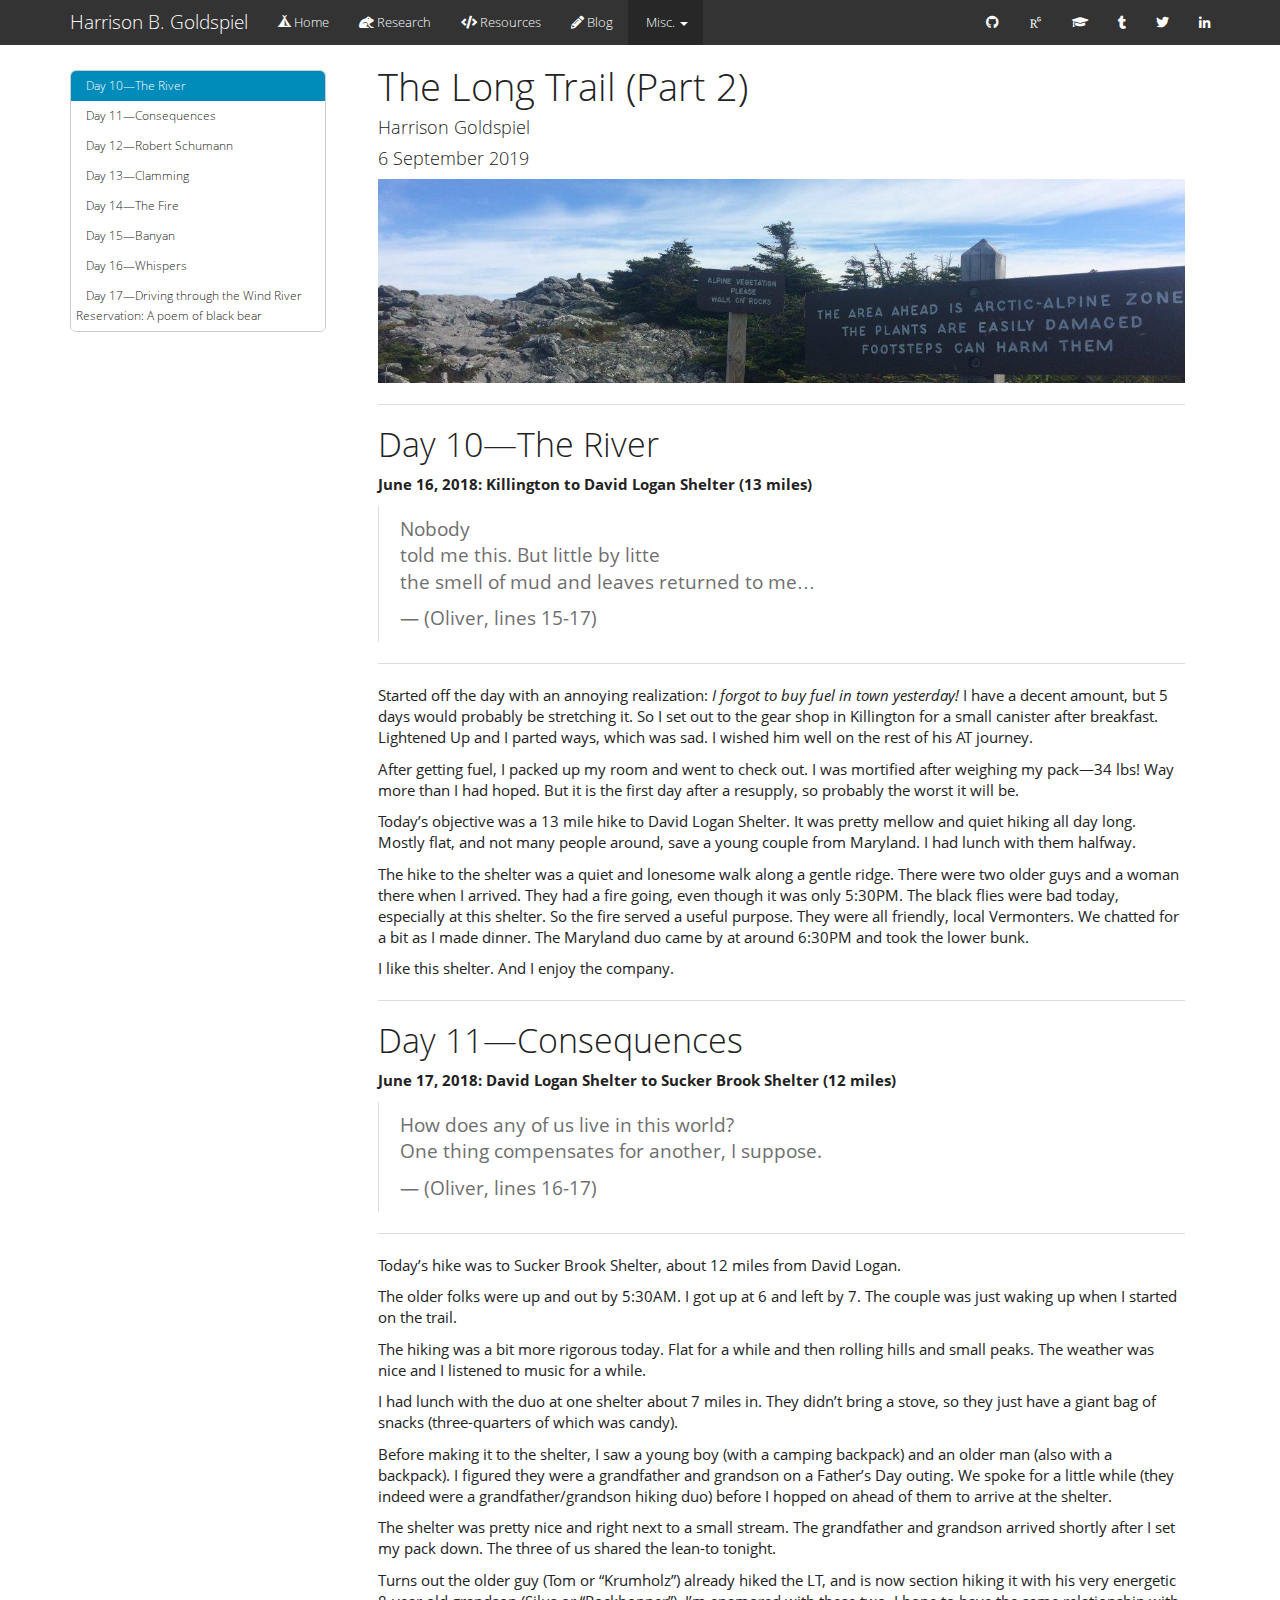
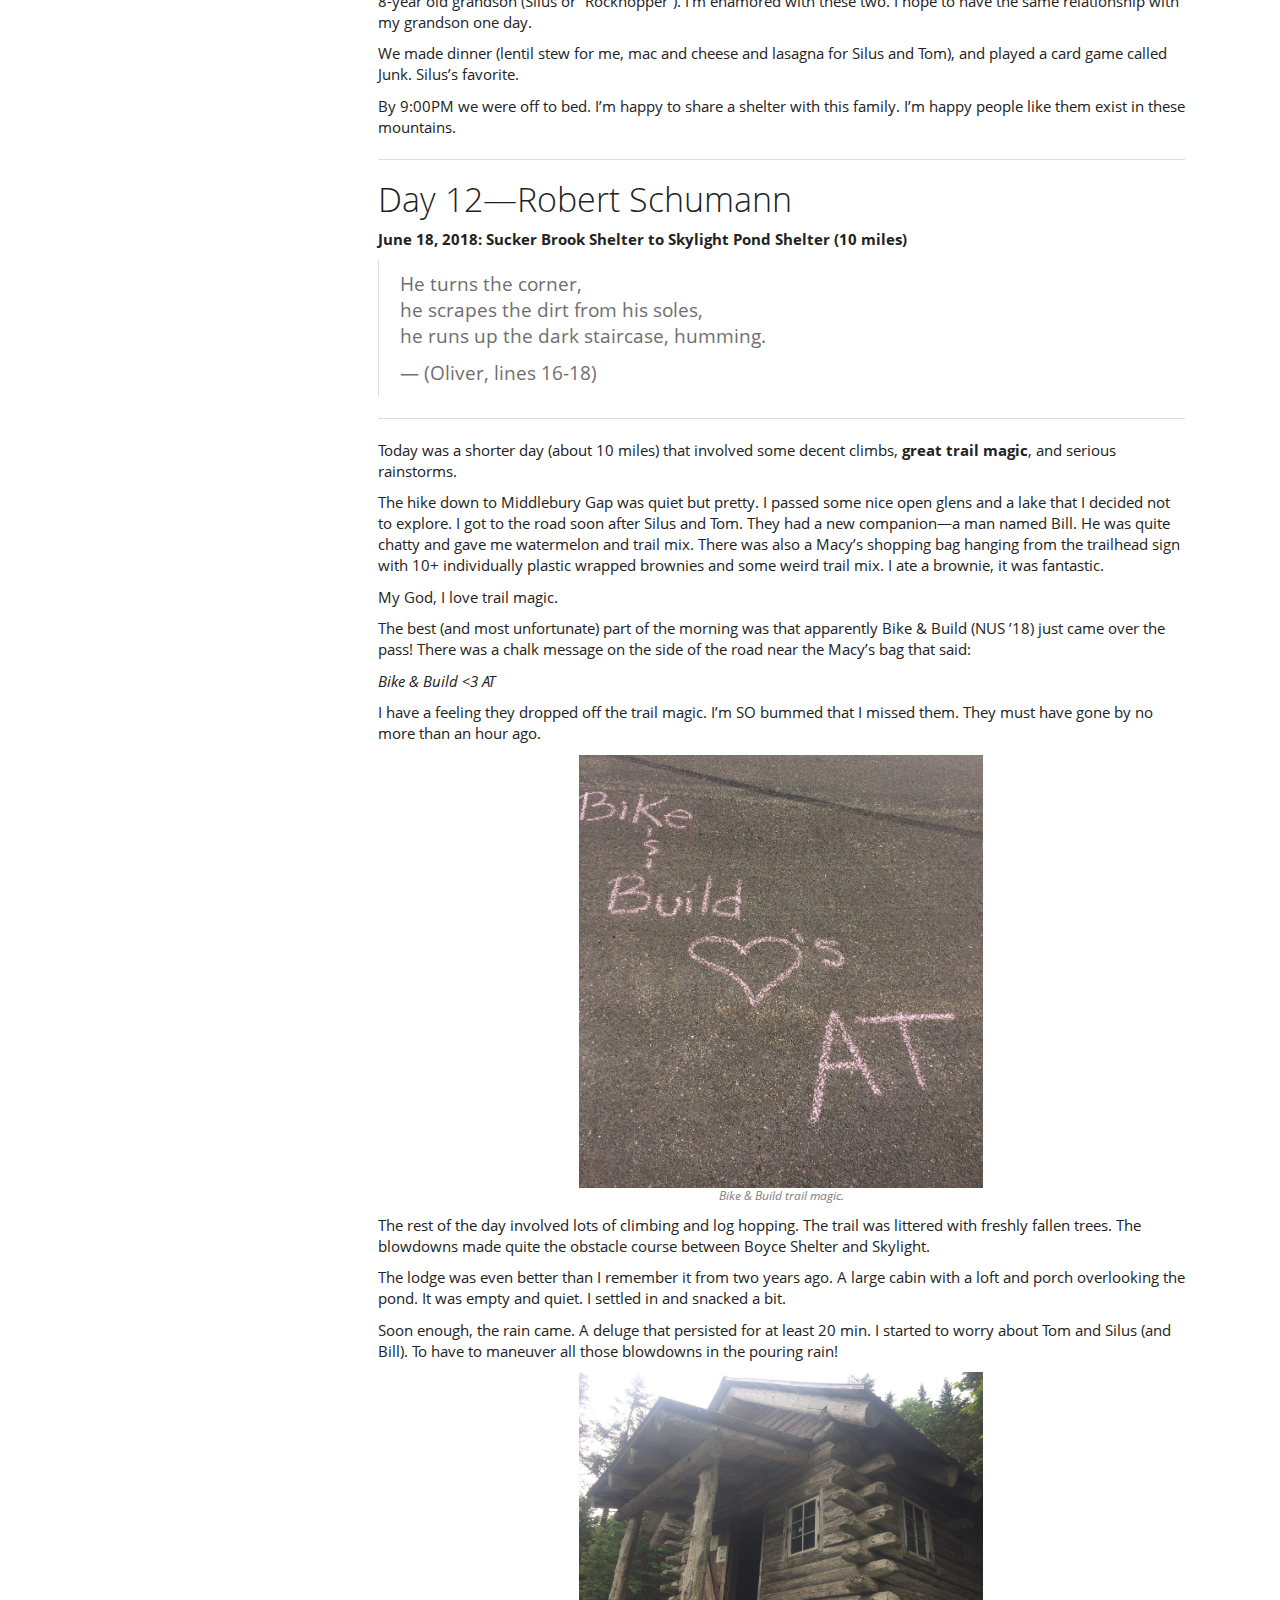
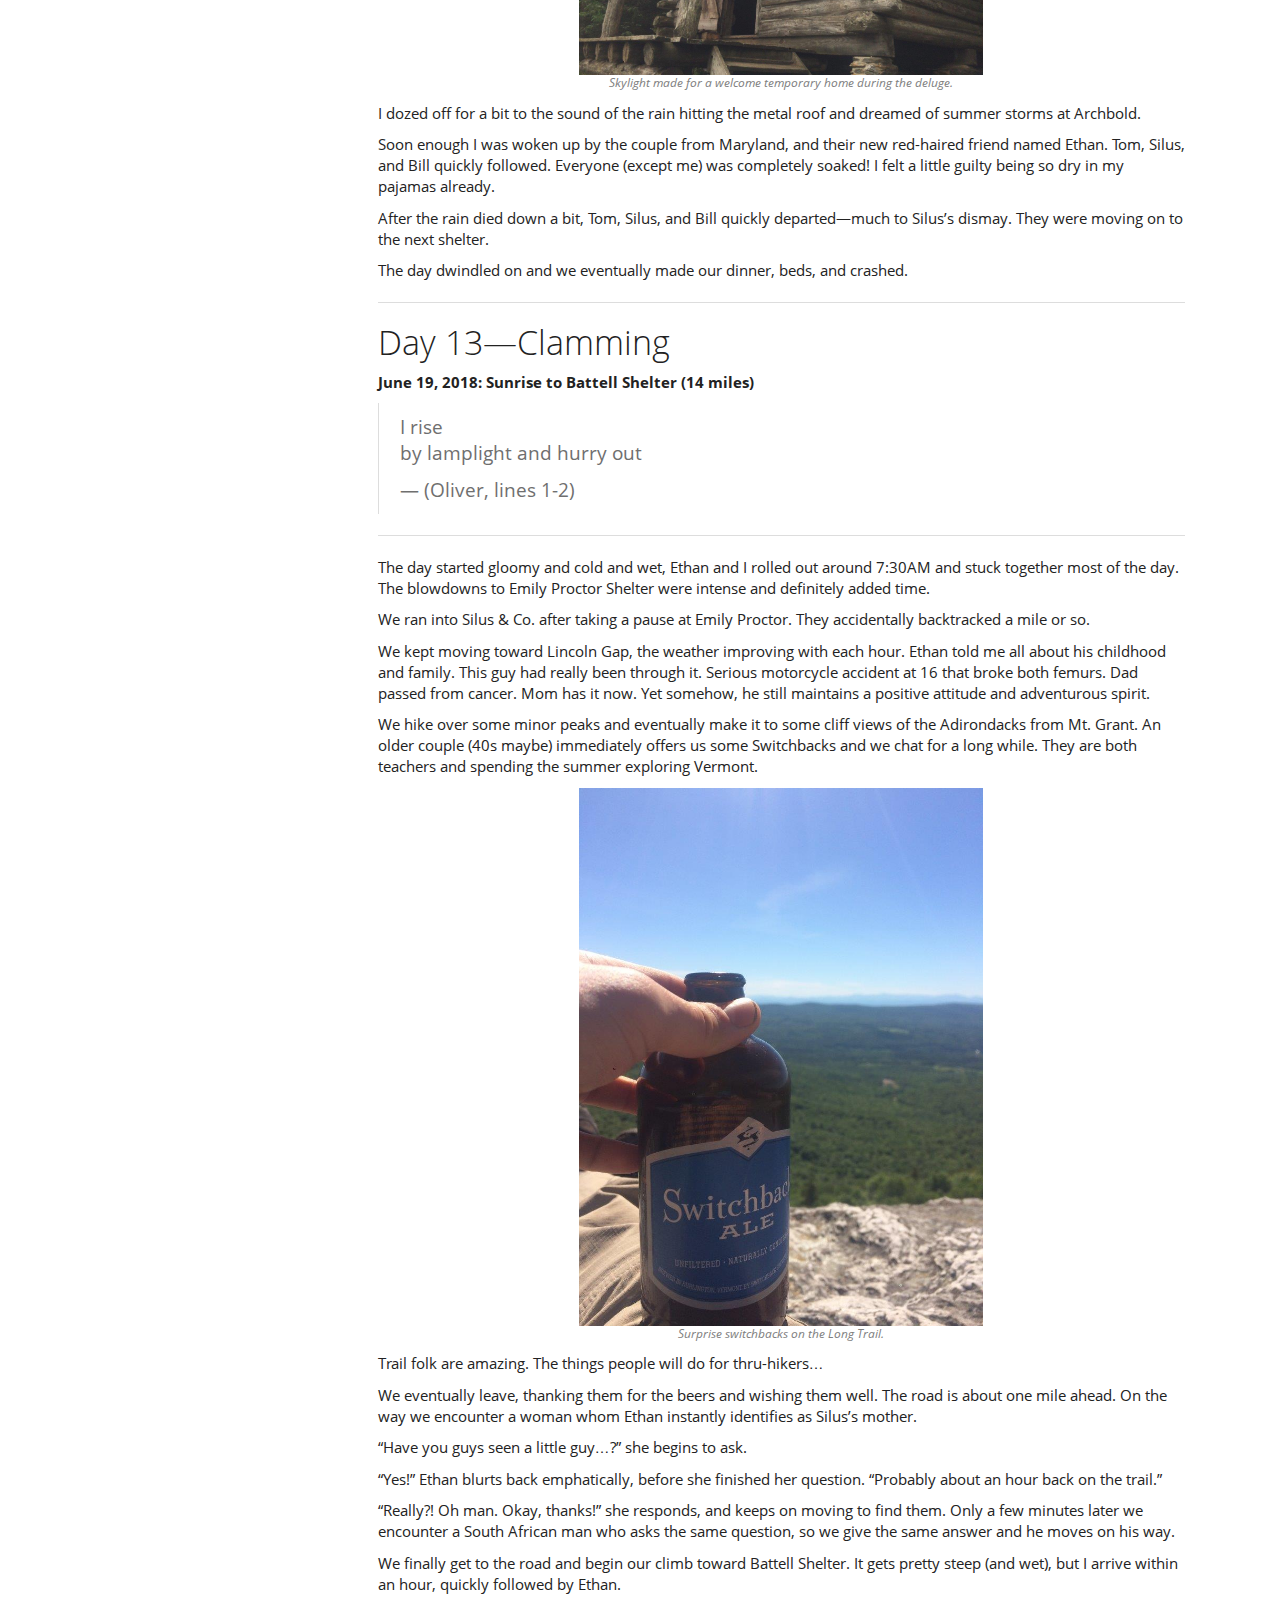
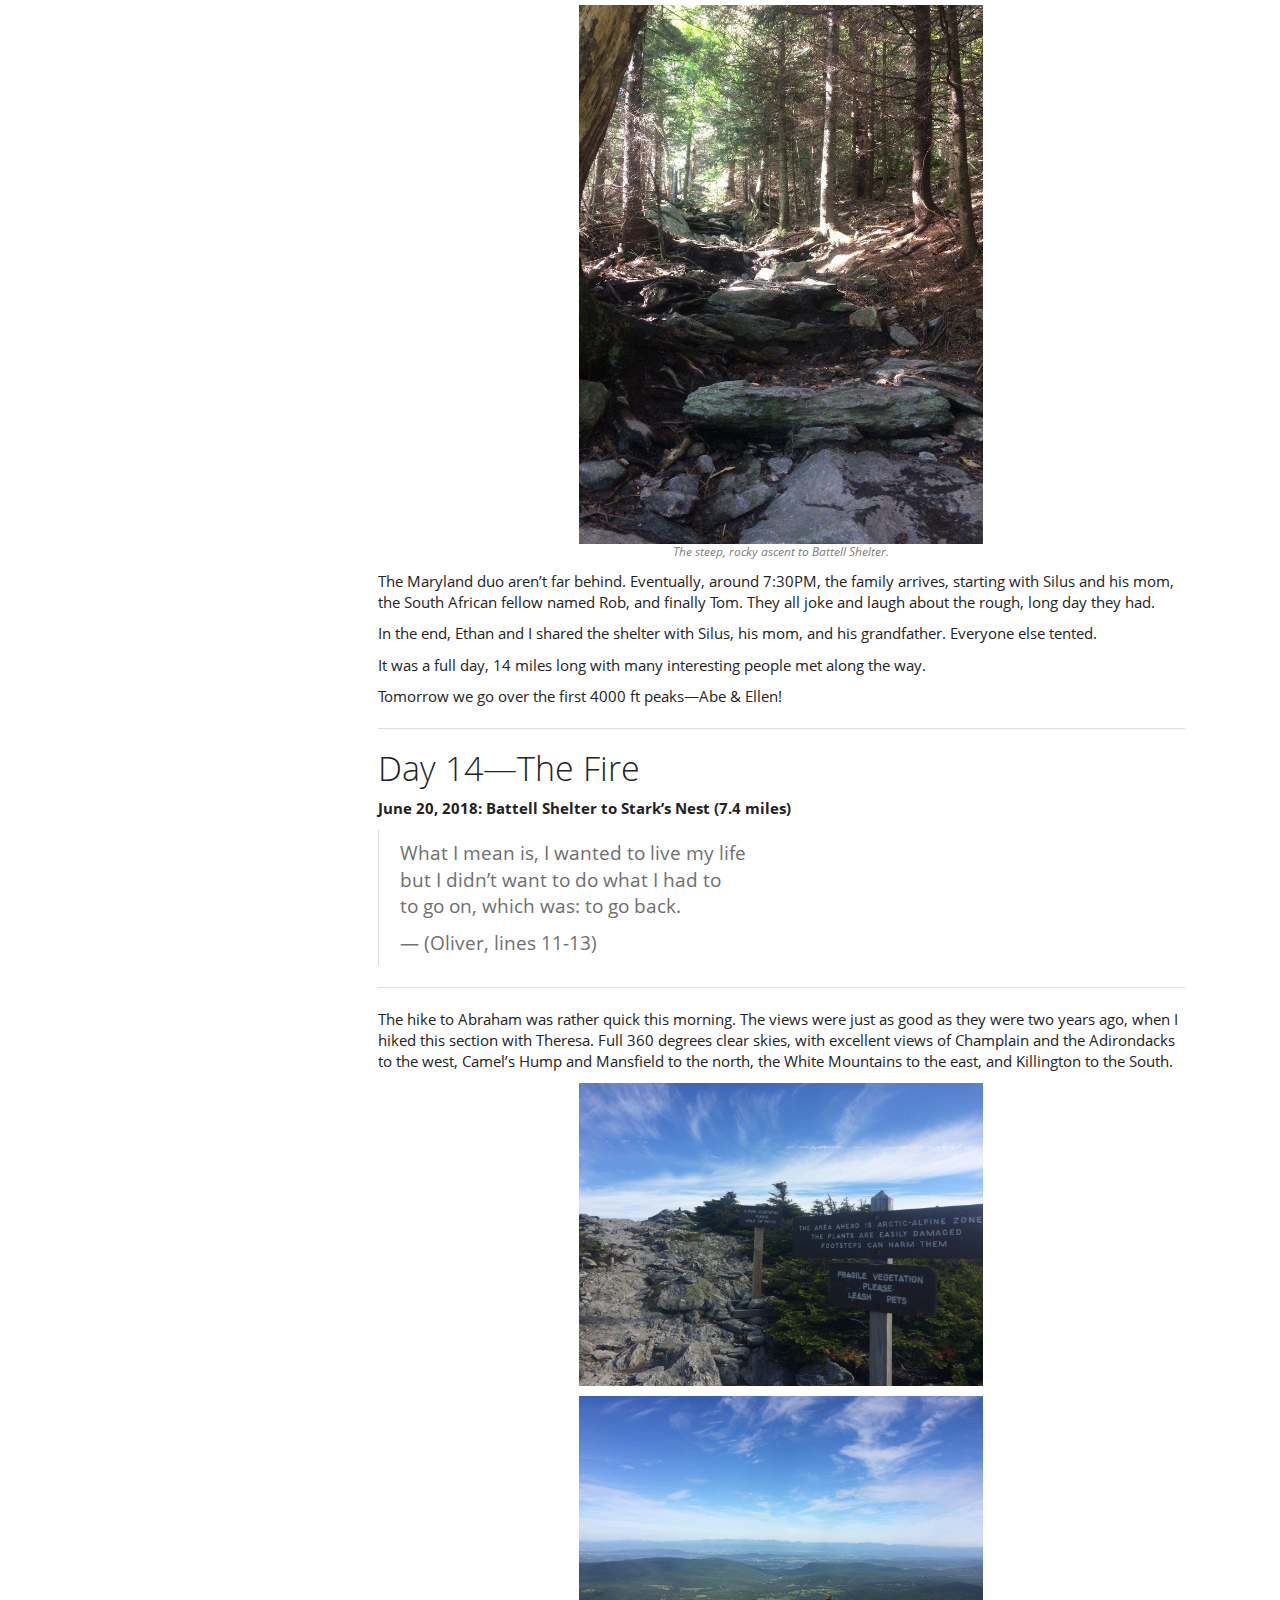
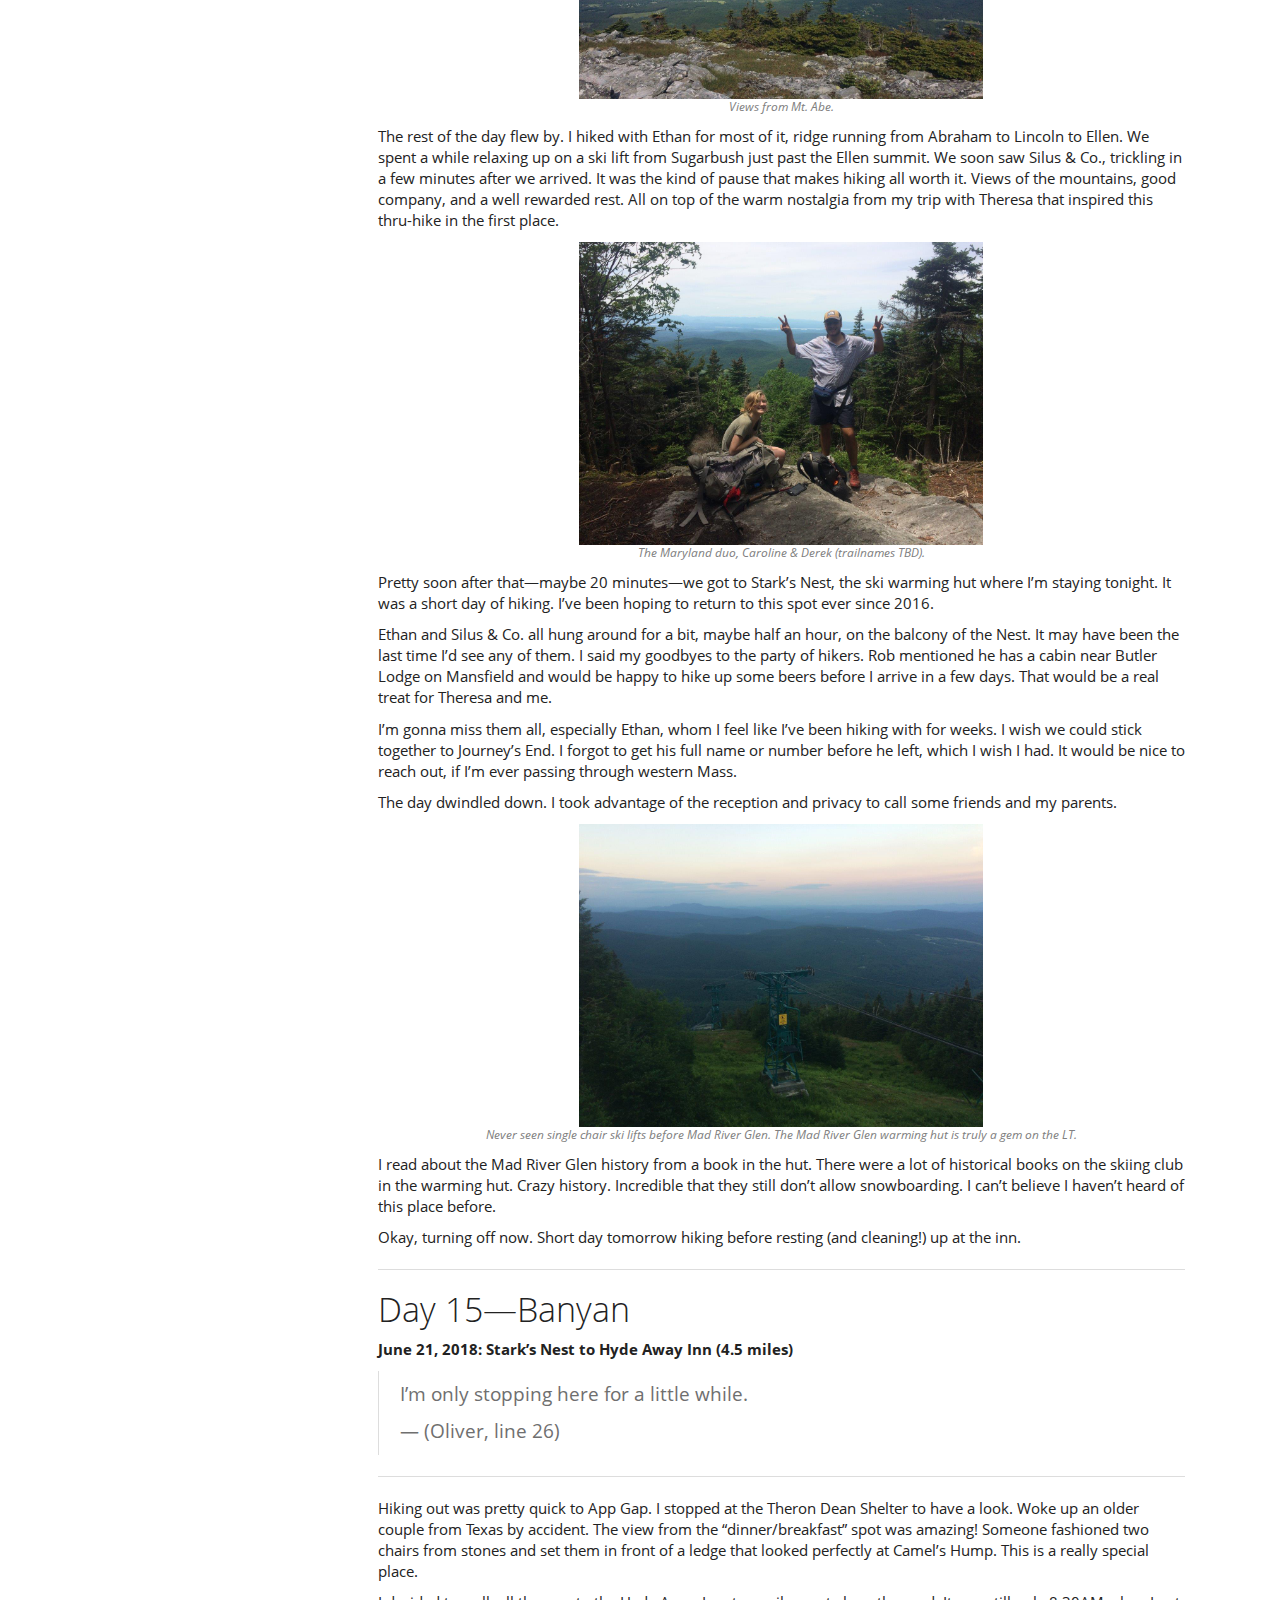
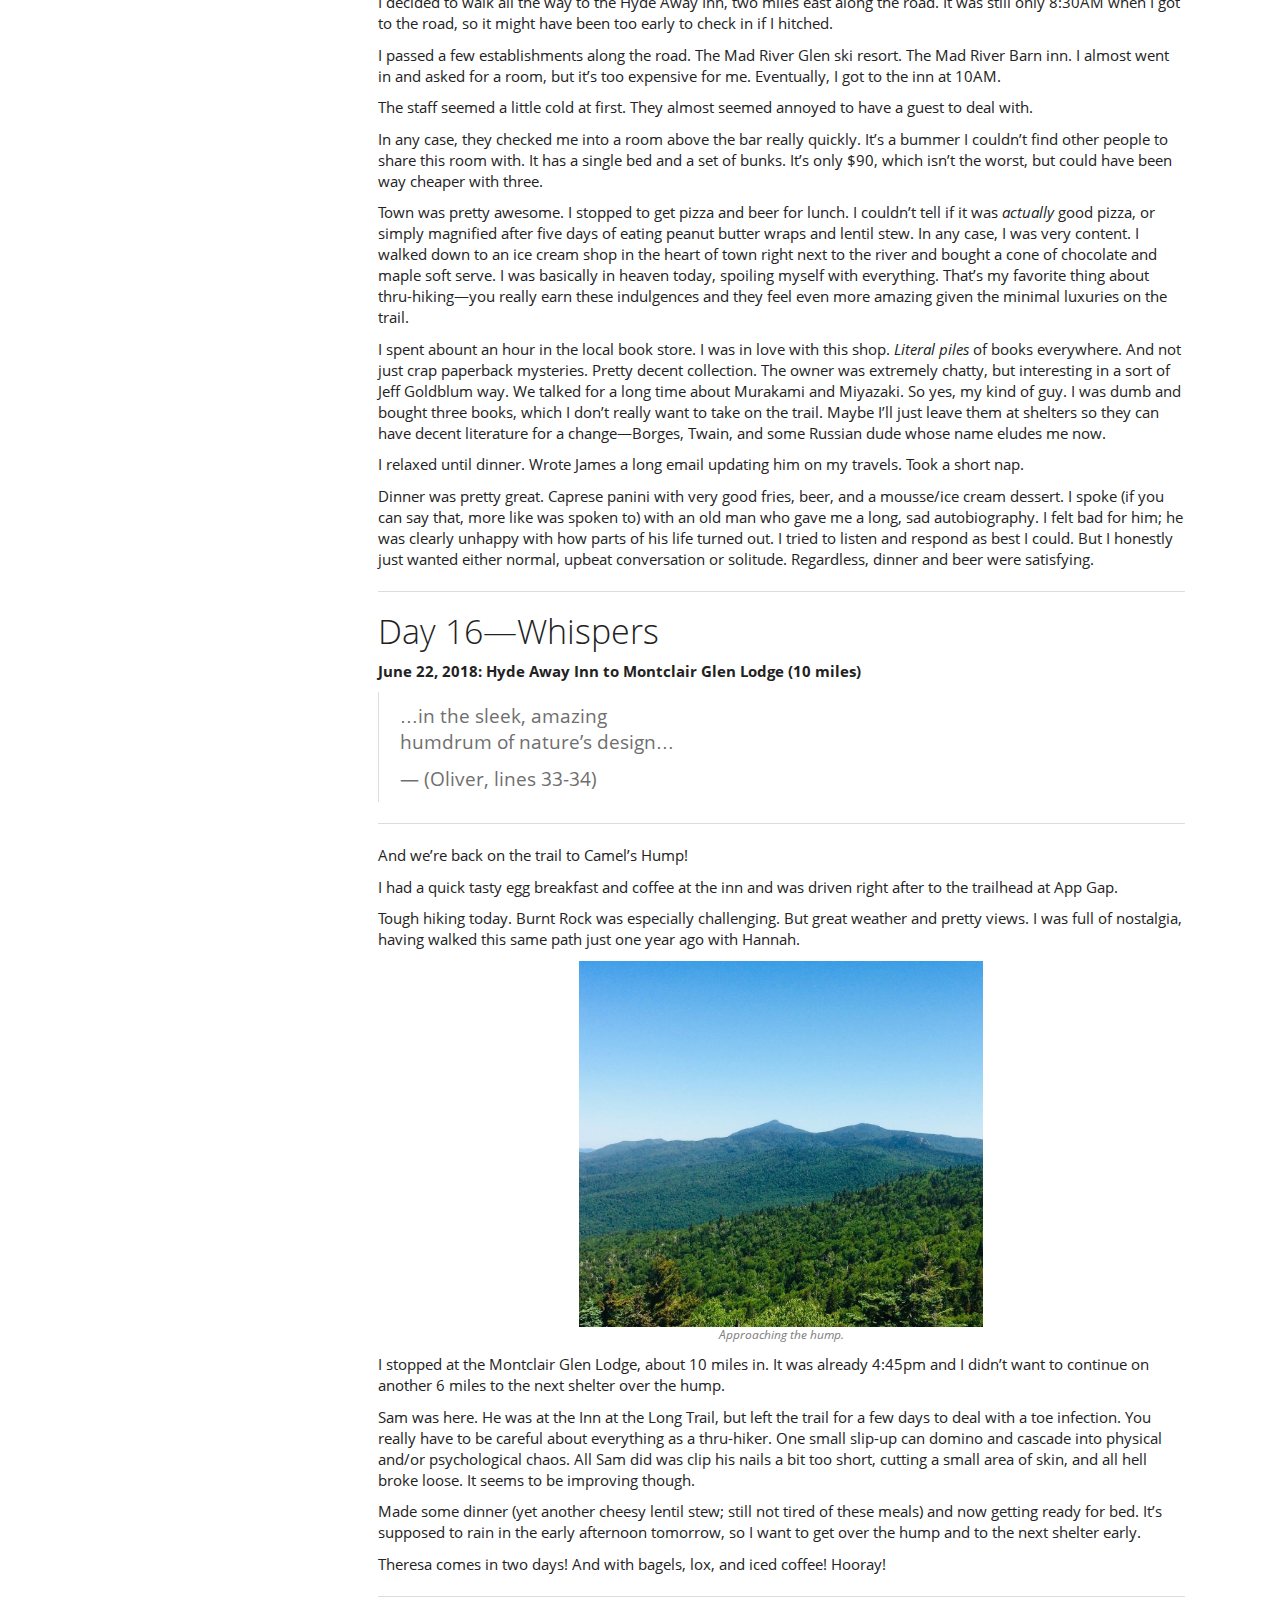
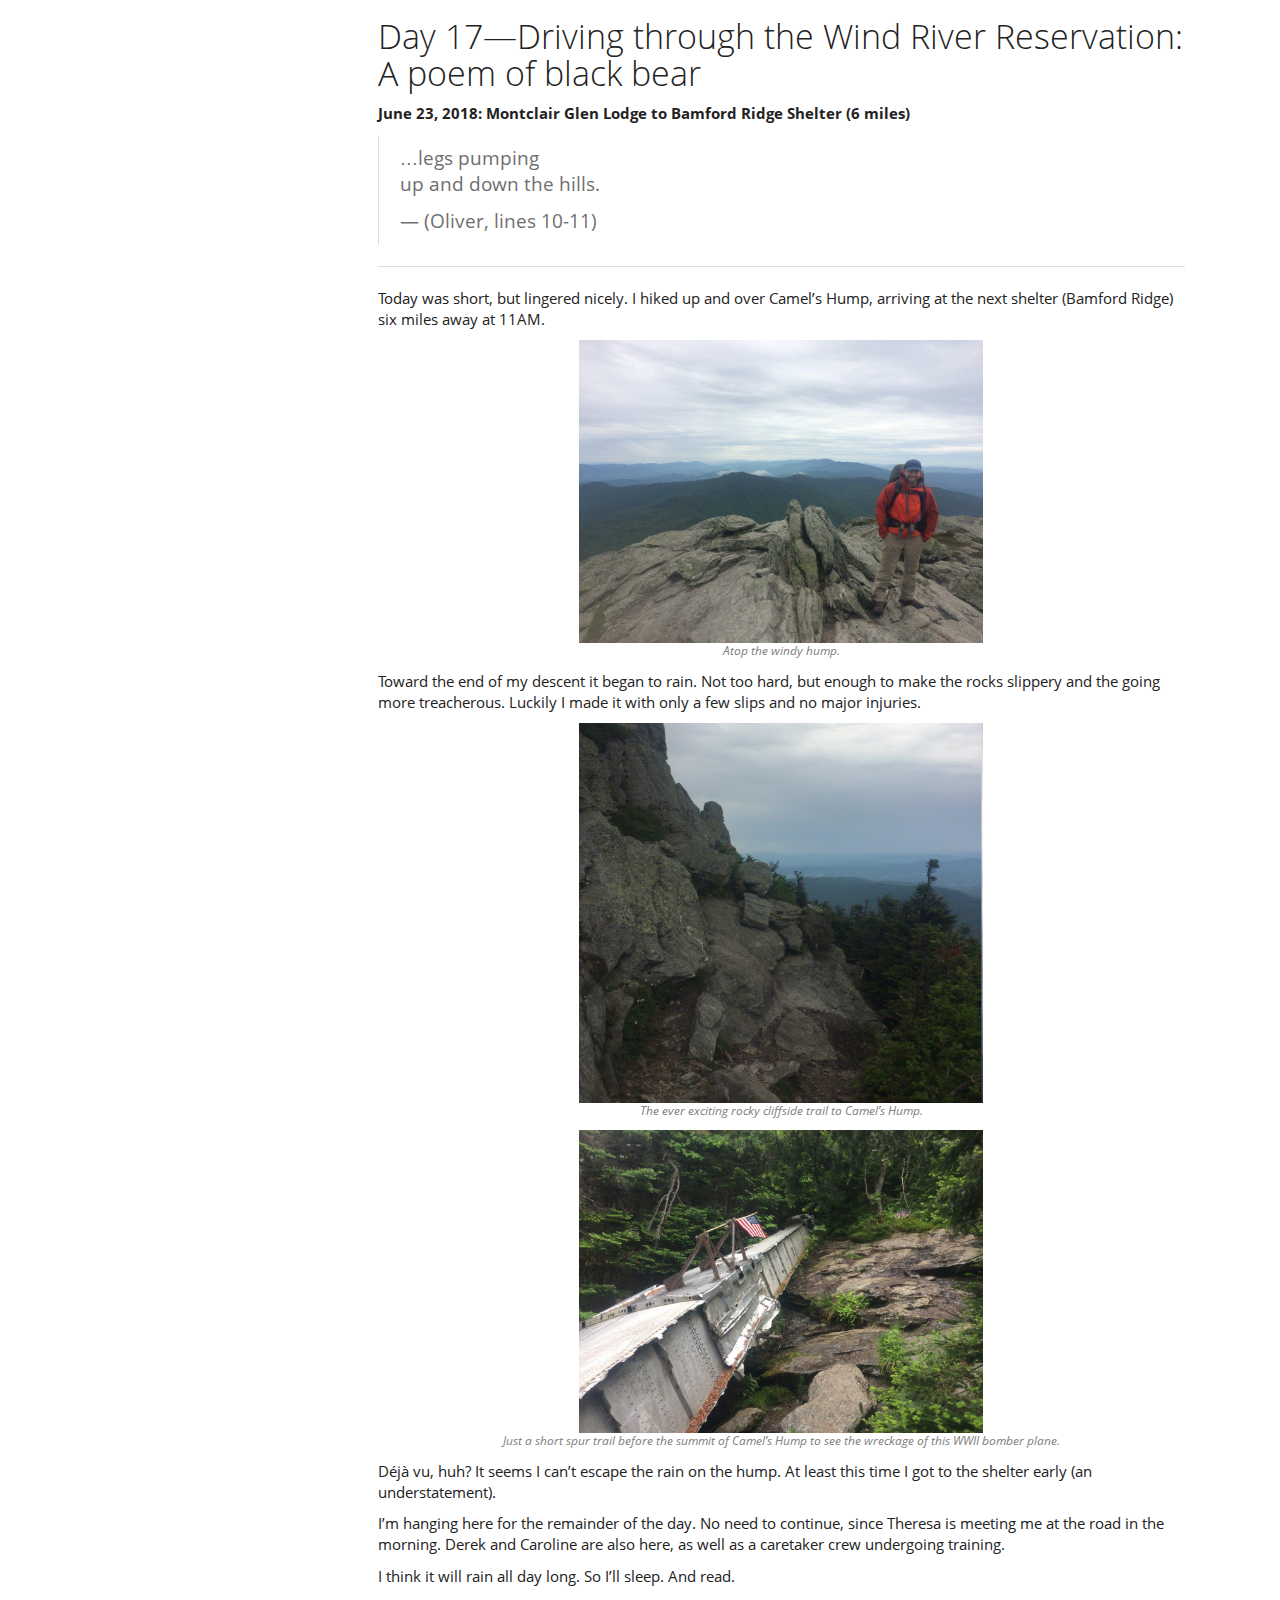
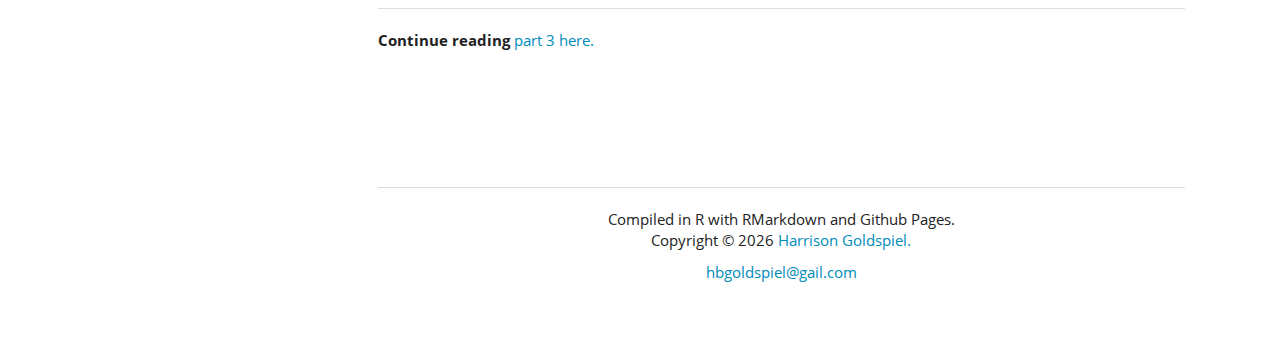
<file: LTjournal_Pt2.html>
<!DOCTYPE html>

<html>

<head>

<meta charset="utf-8" />
<meta name="generator" content="pandoc" />
<meta http-equiv="X-UA-Compatible" content="IE=EDGE" />


<meta name="author" content="Harrison Goldspiel" />

<meta name="date" content="2019-09-06" />

<title>The Long Trail (Part 2)</title>

<script src="site_libs/header-attrs-2.1/header-attrs.js"></script>
<script src="site_libs/jquery-1.11.3/jquery.min.js"></script>
<meta name="viewport" content="width=device-width, initial-scale=1" />
<link href="site_libs/bootstrap-3.3.5/css/yeti.min.css" rel="stylesheet" />
<script src="site_libs/bootstrap-3.3.5/js/bootstrap.min.js"></script>
<script src="site_libs/bootstrap-3.3.5/shim/html5shiv.min.js"></script>
<script src="site_libs/bootstrap-3.3.5/shim/respond.min.js"></script>
<script src="site_libs/jqueryui-1.11.4/jquery-ui.min.js"></script>
<link href="site_libs/tocify-1.9.1/jquery.tocify.css" rel="stylesheet" />
<script src="site_libs/tocify-1.9.1/jquery.tocify.js"></script>
<script src="site_libs/navigation-1.1/tabsets.js"></script>
<link href="site_libs/highlightjs-9.12.0/default.css" rel="stylesheet" />
<script src="site_libs/highlightjs-9.12.0/highlight.js"></script>
<link href="site_libs/font-awesome-5.1.0/css/all.css" rel="stylesheet" />
<link href="site_libs/font-awesome-5.1.0/css/v4-shims.css" rel="stylesheet" />

<style type="text/css">code{white-space: pre;}</style>
<style type="text/css">
  pre:not([class]) {
    background-color: white;
  }
</style>
<script type="text/javascript">
if (window.hljs) {
  hljs.configure({languages: []});
  hljs.initHighlightingOnLoad();
  if (document.readyState && document.readyState === "complete") {
    window.setTimeout(function() { hljs.initHighlighting(); }, 0);
  }
}
</script>



<style type="text/css">
h1 {
  font-size: 34px;
}
h1.title {
  font-size: 38px;
}
h2 {
  font-size: 30px;
}
h3 {
  font-size: 24px;
}
h4 {
  font-size: 18px;
}
h5 {
  font-size: 16px;
}
h6 {
  font-size: 12px;
}
.table th:not([align]) {
  text-align: left;
}
</style>

<link rel="stylesheet" href="custom.css" type="text/css" />
<link rel="stylesheet" href="academicons-1.8.6\css\academicons.css" type="text/css" />



<style type = "text/css">
.main-container {
  max-width: 940px;
  margin-left: auto;
  margin-right: auto;
}
code {
  color: inherit;
  background-color: rgba(0, 0, 0, 0.04);
}
img {
  max-width:100%;
}
.tabbed-pane {
  padding-top: 12px;
}
.html-widget {
  margin-bottom: 20px;
}
button.code-folding-btn:focus {
  outline: none;
}
summary {
  display: list-item;
}
</style>


<style type="text/css">
/* padding for bootstrap navbar */
body {
  padding-top: 45px;
  padding-bottom: 40px;
}
/* offset scroll position for anchor links (for fixed navbar)  */
.section h1 {
  padding-top: 50px;
  margin-top: -50px;
}
.section h2 {
  padding-top: 50px;
  margin-top: -50px;
}
.section h3 {
  padding-top: 50px;
  margin-top: -50px;
}
.section h4 {
  padding-top: 50px;
  margin-top: -50px;
}
.section h5 {
  padding-top: 50px;
  margin-top: -50px;
}
.section h6 {
  padding-top: 50px;
  margin-top: -50px;
}
.dropdown-submenu {
  position: relative;
}
.dropdown-submenu>.dropdown-menu {
  top: 0;
  left: 100%;
  margin-top: -6px;
  margin-left: -1px;
  border-radius: 0 6px 6px 6px;
}
.dropdown-submenu:hover>.dropdown-menu {
  display: block;
}
.dropdown-submenu>a:after {
  display: block;
  content: " ";
  float: right;
  width: 0;
  height: 0;
  border-color: transparent;
  border-style: solid;
  border-width: 5px 0 5px 5px;
  border-left-color: #cccccc;
  margin-top: 5px;
  margin-right: -10px;
}
.dropdown-submenu:hover>a:after {
  border-left-color: #ffffff;
}
.dropdown-submenu.pull-left {
  float: none;
}
.dropdown-submenu.pull-left>.dropdown-menu {
  left: -100%;
  margin-left: 10px;
  border-radius: 6px 0 6px 6px;
}
</style>

<script>
// manage active state of menu based on current page
$(document).ready(function () {
  // active menu anchor
  href = window.location.pathname
  href = href.substr(href.lastIndexOf('/') + 1)
  if (href === "")
    href = "index.html";
  var menuAnchor = $('a[href="' + href + '"]');

  // mark it active
  menuAnchor.parent().addClass('active');

  // if it's got a parent navbar menu mark it active as well
  menuAnchor.closest('li.dropdown').addClass('active');
});
</script>

<!-- tabsets -->

<style type="text/css">
.tabset-dropdown > .nav-tabs {
  display: inline-table;
  max-height: 500px;
  min-height: 44px;
  overflow-y: auto;
  background: white;
  border: 1px solid #ddd;
  border-radius: 4px;
}

.tabset-dropdown > .nav-tabs > li.active:before {
  content: "";
  font-family: 'Glyphicons Halflings';
  display: inline-block;
  padding: 10px;
  border-right: 1px solid #ddd;
}

.tabset-dropdown > .nav-tabs.nav-tabs-open > li.active:before {
  content: "&#xe258;";
  border: none;
}

.tabset-dropdown > .nav-tabs.nav-tabs-open:before {
  content: "";
  font-family: 'Glyphicons Halflings';
  display: inline-block;
  padding: 10px;
  border-right: 1px solid #ddd;
}

.tabset-dropdown > .nav-tabs > li.active {
  display: block;
}

.tabset-dropdown > .nav-tabs > li > a,
.tabset-dropdown > .nav-tabs > li > a:focus,
.tabset-dropdown > .nav-tabs > li > a:hover {
  border: none;
  display: inline-block;
  border-radius: 4px;
  background-color: transparent;
}

.tabset-dropdown > .nav-tabs.nav-tabs-open > li {
  display: block;
  float: none;
}

.tabset-dropdown > .nav-tabs > li {
  display: none;
}
</style>

<!-- code folding -->



<style type="text/css">

#TOC {
  margin: 25px 0px 20px 0px;
}
@media (max-width: 768px) {
#TOC {
  position: relative;
  width: 100%;
}
}

@media print {
.toc-content {
  /* see https://github.com/w3c/csswg-drafts/issues/4434 */
  float: right;
}
}

.toc-content {
  padding-left: 30px;
  padding-right: 40px;
}

div.main-container {
  max-width: 1200px;
}

div.tocify {
  width: 20%;
  max-width: 260px;
  max-height: 85%;
}

@media (min-width: 768px) and (max-width: 991px) {
  div.tocify {
    width: 25%;
  }
}

@media (max-width: 767px) {
  div.tocify {
    width: 100%;
    max-width: none;
  }
}

.tocify ul, .tocify li {
  line-height: 20px;
}

.tocify-subheader .tocify-item {
  font-size: 0.90em;
}

.tocify .list-group-item {
  border-radius: 0px;
}


</style>



</head>

<body>


<div class="container-fluid main-container">


<!-- setup 3col/9col grid for toc_float and main content  -->
<div class="row-fluid">
<div class="col-xs-12 col-sm-4 col-md-3">
<div id="TOC" class="tocify">
</div>
</div>

<div class="toc-content col-xs-12 col-sm-8 col-md-9">




<div class="navbar navbar-default  navbar-fixed-top" role="navigation">
  <div class="container">
    <div class="navbar-header">
      <button type="button" class="navbar-toggle collapsed" data-toggle="collapse" data-target="#navbar">
        <span class="icon-bar"></span>
        <span class="icon-bar"></span>
        <span class="icon-bar"></span>
      </button>
      <a class="navbar-brand" href="index.html">Harrison B. Goldspiel</a>
    </div>
    <div id="navbar" class="navbar-collapse collapse">
      <ul class="nav navbar-nav">
        <li>
  <a href="index.html">
    <span class="glyphicon glyphicon-tent"></span>
     
    Home
  </a>
</li>
<li>
  <a href="research.html">
    <span class="fa fa-frog"></span>
     
    Research
  </a>
</li>
<li>
  <a href="resources.html">
    <span class="fa fa-code"></span>
     
    Resources
  </a>
</li>
<li>
  <a href="blog.html">
    <span class="fa fa-pencil-alt"></span>
     
    Blog
  </a>
</li>
<li class="dropdown">
  <a href="#" class="dropdown-toggle" data-toggle="dropdown" role="button" aria-expanded="false">
    <span class="fa fa-hiking"></span>
     
    Misc.
     
    <span class="caret"></span>
  </a>
  <ul class="dropdown-menu" role="menu">
    <li>
      <a href="LTjournal_Pt1.html">Long Trail (Pt. 1)</a>
    </li>
    <li>
      <a href="LTjournal_Pt2.html">Long Trail (Pt. 2)</a>
    </li>
    <li>
      <a href="LTjournal_Pt3.html">Long Trail (Pt. 3)</a>
    </li>
  </ul>
</li>
      </ul>
      <ul class="nav navbar-nav navbar-right">
        <li>
  <a href="https://github.com/hgoldspiel">
    <span class="fa fa-github"></span>
     
  </a>
</li>
<li>
  <a href="https://www.researchgate.net/profile/Harrison_Goldspiel">
    <span class="ai ai-researchgate"></span>
     
  </a>
</li>
<li>
  <a href="https://scholar.google.com/citations?user=OCbS0DMAAAAJ&amp;hl=en">
    <span class="fa fa-graduation-cap"></span>
     
  </a>
</li>
<li>
  <a href="http://harryonwheels.tumblr.com/">
    <span class="fa fa-tumblr"></span>
     
  </a>
</li>
<li>
  <a href="https://twitter.com/hbgoldspiel">
    <span class="fa fa-twitter"></span>
     
  </a>
</li>
<li>
  <a href="https://www.linkedin.com/in/harrisongoldspiel/">
    <span class="fa fa-linkedin"></span>
     
  </a>
</li>
      </ul>
    </div><!--/.nav-collapse -->
  </div><!--/.container -->
</div><!--/.navbar -->

<div class="fluid-row" id="header">



<h1 class="title toc-ignore">The Long Trail (Part 2)</h1>
<h4 class="author">Harrison Goldspiel</h4>
<h4 class="date">6 September 2019</h4>

</div>


<p><img src="images/abesign_pano.jpg" width="1280" style="display: block; margin: auto;" /></p>
<hr />
<div id="day-10the-river" class="section level1">
<h1>Day 10—The River</h1>
<p><strong>June 16, 2018: Killington to David Logan Shelter (13 miles)</strong></p>
<blockquote>
<p>Nobody<br />
told me this. But little by litte<br />
the smell of mud and leaves returned to me…</p>
<p>— (Oliver, lines 15-17)</p>
</blockquote>
<hr />
<p>Started off the day with an annoying realization: <em>I forgot to buy fuel in town yesterday!</em> I have a decent amount, but 5 days would probably be stretching it. So I set out to the gear shop in Killington for a small canister after breakfast. Lightened Up and I parted ways, which was sad. I wished him well on the rest of his AT journey.</p>
<p>After getting fuel, I packed up my room and went to check out. I was mortified after weighing my pack—34 lbs! Way more than I had hoped. But it is the first day after a resupply, so probably the worst it will be.</p>
<p>Today’s objective was a 13 mile hike to David Logan Shelter. It was pretty mellow and quiet hiking all day long. Mostly flat, and not many people around, save a young couple from Maryland. I had lunch with them halfway.</p>
<p>The hike to the shelter was a quiet and lonesome walk along a gentle ridge. There were two older guys and a woman there when I arrived. They had a fire going, even though it was only 5:30PM. The black flies were bad today, especially at this shelter. So the fire served a useful purpose. They were all friendly, local Vermonters. We chatted for a bit as I made dinner. The Maryland duo came by at around 6:30PM and took the lower bunk.</p>
<p>I like this shelter. And I enjoy the company.</p>
<hr />
</div>
<div id="day-11consequences" class="section level1">
<h1>Day 11—Consequences</h1>
<p><strong>June 17, 2018: David Logan Shelter to Sucker Brook Shelter (12 miles)</strong></p>
<blockquote>
<p>How does any of us live in this world?<br />
One thing compensates for another, I suppose.</p>
<p>— (Oliver, lines 16-17)</p>
</blockquote>
<hr />
<p>Today’s hike was to Sucker Brook Shelter, about 12 miles from David Logan.</p>
<p>The older folks were up and out by 5:30AM. I got up at 6 and left by 7. The couple was just waking up when I started on the trail.</p>
<p>The hiking was a bit more rigorous today. Flat for a while and then rolling hills and small peaks. The weather was nice and I listened to music for a while.</p>
<p>I had lunch with the duo at one shelter about 7 miles in. They didn’t bring a stove, so they just have a giant bag of snacks (three-quarters of which was candy).</p>
<p>Before making it to the shelter, I saw a young boy (with a camping backpack) and an older man (also with a backpack). I figured they were a grandfather and grandson on a Father’s Day outing. We spoke for a little while (they indeed were a grandfather/grandson hiking duo) before I hopped on ahead of them to arrive at the shelter.</p>
<p>The shelter was pretty nice and right next to a small stream. The grandfather and grandson arrived shortly after I set my pack down. The three of us shared the lean-to tonight.</p>
<p>Turns out the older guy (Tom or “Krumholz”) already hiked the LT, and is now section hiking it with his very energetic 8-year old grandson (Silus or “Rockhopper”). I’m enamored with these two. I hope to have the same relationship with my grandson one day.</p>
<p>We made dinner (lentil stew for me, mac and cheese and lasagna for Silus and Tom), and played a card game called Junk. Silus’s favorite.</p>
<p>By 9:00PM we were off to bed. I’m happy to share a shelter with this family. I’m happy people like them exist in these mountains.</p>
<hr />
</div>
<div id="day-12robert-schumann" class="section level1">
<h1>Day 12—Robert Schumann</h1>
<p><strong>June 18, 2018: Sucker Brook Shelter to Skylight Pond Shelter (10 miles)</strong></p>
<blockquote>
<p>He turns the corner,<br />
he scrapes the dirt from his soles,<br />
he runs up the dark staircase, humming.</p>
<p>— (Oliver, lines 16-18)</p>
</blockquote>
<hr />
<p>Today was a shorter day (about 10 miles) that involved some decent climbs, <strong>great trail magic</strong>, and serious rainstorms.</p>
<p>The hike down to Middlebury Gap was quiet but pretty. I passed some nice open glens and a lake that I decided not to explore. I got to the road soon after Silus and Tom. They had a new companion—a man named Bill. He was quite chatty and gave me watermelon and trail mix. There was also a Macy’s shopping bag hanging from the trailhead sign with 10+ individually plastic wrapped brownies and some weird trail mix. I ate a brownie, it was fantastic.</p>
<p>My God, I love trail magic.</p>
<p>The best (and most unfortunate) part of the morning was that apparently Bike &amp; Build (NUS ’18) just came over the pass! There was a chalk message on the side of the road near the Macy’s bag that said:</p>
<p><em>Bike &amp; Build &lt;3 AT</em></p>
<p>I have a feeling they dropped off the trail magic. I’m SO bummed that I missed them. They must have gone by no more than an hour ago.</p>
<div class="figure" style="text-align: center">
<img src="images/bikeandbuild.JPG" alt="Bike &amp; Build trail magic." width="50%" height="50%" />
<p class="caption">
Bike &amp; Build trail magic.
</p>
</div>
<p>The rest of the day involved lots of climbing and log hopping. The trail was littered with freshly fallen trees. The blowdowns made quite the obstacle course between Boyce Shelter and Skylight.</p>
<p>The lodge was even better than I remember it from two years ago. A large cabin with a loft and porch overlooking the pond. It was empty and quiet. I settled in and snacked a bit.</p>
<p>Soon enough, the rain came. A deluge that persisted for at least 20 min. I started to worry about Tom and Silus (and Bill). To have to maneuver all those blowdowns in the pouring rain!</p>
<div class="figure" style="text-align: center">
<img src="images/skylight.JPG" alt="Skylight made for a welcome temporary home during the deluge." width="50%" height="50%" />
<p class="caption">
Skylight made for a welcome temporary home during the deluge.
</p>
</div>
<p>I dozed off for a bit to the sound of the rain hitting the metal roof and dreamed of summer storms at Archbold.</p>
<p>Soon enough I was woken up by the couple from Maryland, and their new red-haired friend named Ethan. Tom, Silus, and Bill quickly followed. Everyone (except me) was completely soaked! I felt a little guilty being so dry in my pajamas already.</p>
<p>After the rain died down a bit, Tom, Silus, and Bill quickly departed—much to Silus’s dismay. They were moving on to the next shelter.</p>
<p>The day dwindled on and we eventually made our dinner, beds, and crashed.</p>
<hr />
</div>
<div id="day-13clamming" class="section level1">
<h1>Day 13—Clamming</h1>
<p><strong>June 19, 2018: Sunrise to Battell Shelter (14 miles)</strong></p>
<blockquote>
<p>I rise<br />
by lamplight and hurry out</p>
<p>— (Oliver, lines 1-2)</p>
</blockquote>
<hr />
<p>The day started gloomy and cold and wet, Ethan and I rolled out around 7:30AM and stuck together most of the day. The blowdowns to Emily Proctor Shelter were intense and definitely added time.</p>
<p>We ran into Silus &amp; Co. after taking a pause at Emily Proctor. They accidentally backtracked a mile or so.</p>
<p>We kept moving toward Lincoln Gap, the weather improving with each hour. Ethan told me all about his childhood and family. This guy had really been through it. Serious motorcycle accident at 16 that broke both femurs. Dad passed from cancer. Mom has it now. Yet somehow, he still maintains a positive attitude and adventurous spirit.</p>
<p>We hike over some minor peaks and eventually make it to some cliff views of the Adirondacks from Mt. Grant. An older couple (40s maybe) immediately offers us some Switchbacks and we chat for a long while. They are both teachers and spending the summer exploring Vermont.</p>
<div class="figure" style="text-align: center">
<img src="images/switchback.JPG" alt="Surprise switchbacks on the Long Trail." width="50%" height="50%" />
<p class="caption">
Surprise switchbacks on the Long Trail.
</p>
</div>
<p>Trail folk are amazing. The things people will do for thru-hikers…</p>
<p>We eventually leave, thanking them for the beers and wishing them well. The road is about one mile ahead. On the way we encounter a woman whom Ethan instantly identifies as Silus’s mother.</p>
<p>“Have you guys seen a little guy…?” she begins to ask.</p>
<p>“Yes!” Ethan blurts back emphatically, before she finished her question. “Probably about an hour back on the trail.”</p>
<p>“Really?! Oh man. Okay, thanks!” she responds, and keeps on moving to find them. Only a few minutes later we encounter a South African man who asks the same question, so we give the same answer and he moves on his way.</p>
<p>We finally get to the road and begin our climb toward Battell Shelter. It gets pretty steep (and wet), but I arrive within an hour, quickly followed by Ethan.</p>
<div class="figure" style="text-align: center">
<img src="images/battellascent.JPG" alt="The steep, rocky ascent to Battell Shelter." width="50%" height="50%" />
<p class="caption">
The steep, rocky ascent to Battell Shelter.
</p>
</div>
<p>The Maryland duo aren’t far behind. Eventually, around 7:30PM, the family arrives, starting with Silus and his mom, the South African fellow named Rob, and finally Tom. They all joke and laugh about the rough, long day they had.</p>
<p>In the end, Ethan and I shared the shelter with Silus, his mom, and his grandfather. Everyone else tented.</p>
<p>It was a full day, 14 miles long with many interesting people met along the way.</p>
<p>Tomorrow we go over the first 4000 ft peaks—Abe &amp; Ellen!</p>
<hr />
</div>
<div id="day-14the-fire" class="section level1">
<h1>Day 14—The Fire</h1>
<p><strong>June 20, 2018: Battell Shelter to Stark’s Nest (7.4 miles)</strong></p>
<blockquote>
<p>What I mean is, I wanted to live my life<br />
but I didn’t want to do what I had to<br />
to go on, which was: to go back.</p>
<p>— (Oliver, lines 11-13)</p>
</blockquote>
<hr />
<p>The hike to Abraham was rather quick this morning. The views were just as good as they were two years ago, when I hiked this section with Theresa. Full 360 degrees clear skies, with excellent views of Champlain and the Adirondacks to the west, Camel’s Hump and Mansfield to the north, the White Mountains to the east, and Killington to the South.</p>
<p><img src="images/abesign.JPG" width="50%" height="50%" style="display: block; margin: auto;" /></p>
<div class="figure" style="text-align: center">
<img src="images/abeview.JPG" alt="Views from Mt. Abe." width="50%" height="50%" />
<p class="caption">
Views from Mt. Abe.
</p>
</div>
<p>The rest of the day flew by. I hiked with Ethan for most of it, ridge running from Abraham to Lincoln to Ellen. We spent a while relaxing up on a ski lift from Sugarbush just past the Ellen summit. We soon saw Silus &amp; Co., trickling in a few minutes after we arrived. It was the kind of pause that makes hiking all worth it. Views of the mountains, good company, and a well rewarded rest. All on top of the warm nostalgia from my trip with Theresa that inspired this thru-hike in the first place.</p>
<div class="figure" style="text-align: center">
<img src="images/maryland.JPG" alt="The Maryland duo, Caroline &amp; Derek (trailnames TBD)." width="50%" height="50%" />
<p class="caption">
The Maryland duo, Caroline &amp; Derek (trailnames TBD).
</p>
</div>
<p>Pretty soon after that—maybe 20 minutes—we got to Stark’s Nest, the ski warming hut where I’m staying tonight. It was a short day of hiking. I’ve been hoping to return to this spot ever since 2016.</p>
<p>Ethan and Silus &amp; Co. all hung around for a bit, maybe half an hour, on the balcony of the Nest. It may have been the last time I’d see any of them. I said my goodbyes to the party of hikers. Rob mentioned he has a cabin near Butler Lodge on Mansfield and would be happy to hike up some beers before I arrive in a few days. That would be a real treat for Theresa and me.</p>
<p>I’m gonna miss them all, especially Ethan, whom I feel like I’ve been hiking with for weeks. I wish we could stick together to Journey’s End. I forgot to get his full name or number before he left, which I wish I had. It would be nice to reach out, if I’m ever passing through western Mass.</p>
<p>The day dwindled down. I took advantage of the reception and privacy to call some friends and my parents.</p>
<div class="figure" style="text-align: center">
<img src="images/madriverglen.JPG" alt="Never seen single chair ski lifts before Mad River Glen. The Mad River Glen warming hut is truly a gem on the LT." width="50%" height="50%" />
<p class="caption">
Never seen single chair ski lifts before Mad River Glen. The Mad River Glen warming hut is truly a gem on the LT.
</p>
</div>
<p>I read about the Mad River Glen history from a book in the hut. There were a lot of historical books on the skiing club in the warming hut. Crazy history. Incredible that they still don’t allow snowboarding. I can’t believe I haven’t heard of this place before.</p>
<p>Okay, turning off now. Short day tomorrow hiking before resting (and cleaning!) up at the inn.</p>
<hr />
</div>
<div id="day-15banyan" class="section level1">
<h1>Day 15—Banyan</h1>
<p><strong>June 21, 2018: Stark’s Nest to Hyde Away Inn (4.5 miles)</strong></p>
<blockquote>
<p>I’m only stopping here for a little while.</p>
<p>— (Oliver, line 26)</p>
</blockquote>
<hr />
<p>Hiking out was pretty quick to App Gap. I stopped at the Theron Dean Shelter to have a look. Woke up an older couple from Texas by accident. The view from the “dinner/breakfast” spot was amazing! Someone fashioned two chairs from stones and set them in front of a ledge that looked perfectly at Camel’s Hump. This is a really special place.</p>
<p>I decided to walk all the way to the Hyde Away Inn, two miles east along the road. It was still only 8:30AM when I got to the road, so it might have been too early to check in if I hitched.</p>
<p>I passed a few establishments along the road. The Mad River Glen ski resort. The Mad River Barn inn. I almost went in and asked for a room, but it’s too expensive for me. Eventually, I got to the inn at 10AM.</p>
<p>The staff seemed a little cold at first. They almost seemed annoyed to have a guest to deal with.</p>
<p>In any case, they checked me into a room above the bar really quickly. It’s a bummer I couldn’t find other people to share this room with. It has a single bed and a set of bunks. It’s only $90, which isn’t the worst, but could have been way cheaper with three.</p>
<p>Town was pretty awesome. I stopped to get pizza and beer for lunch. I couldn’t tell if it was <em>actually</em> good pizza, or simply magnified after five days of eating peanut butter wraps and lentil stew. In any case, I was very content. I walked down to an ice cream shop in the heart of town right next to the river and bought a cone of chocolate and maple soft serve. I was basically in heaven today, spoiling myself with everything. That’s my favorite thing about thru-hiking—you really earn these indulgences and they feel even more amazing given the minimal luxuries on the trail.</p>
<p>I spent abount an hour in the local book store. I was in love with this shop. <em>Literal piles</em> of books everywhere. And not just crap paperback mysteries. Pretty decent collection. The owner was extremely chatty, but interesting in a sort of Jeff Goldblum way. We talked for a long time about Murakami and Miyazaki. So yes, my kind of guy. I was dumb and bought three books, which I don’t really want to take on the trail. Maybe I’ll just leave them at shelters so they can have decent literature for a change—Borges, Twain, and some Russian dude whose name eludes me now.</p>
<p>I relaxed until dinner. Wrote James a long email updating him on my travels. Took a short nap.</p>
<p>Dinner was pretty great. Caprese panini with very good fries, beer, and a mousse/ice cream dessert. I spoke (if you can say that, more like was spoken to) with an old man who gave me a long, sad autobiography. I felt bad for him; he was clearly unhappy with how parts of his life turned out. I tried to listen and respond as best I could. But I honestly just wanted either normal, upbeat conversation or solitude. Regardless, dinner and beer were satisfying.</p>
<hr />
</div>
<div id="day-16whispers" class="section level1">
<h1>Day 16—Whispers</h1>
<p><strong>June 22, 2018: Hyde Away Inn to Montclair Glen Lodge (10 miles)</strong></p>
<blockquote>
<p>…in the sleek, amazing<br />
humdrum of nature’s design…</p>
<p>— (Oliver, lines 33-34)</p>
</blockquote>
<hr />
<p>And we’re back on the trail to Camel’s Hump!</p>
<p>I had a quick tasty egg breakfast and coffee at the inn and was driven right after to the trailhead at App Gap.</p>
<p>Tough hiking today. Burnt Rock was especially challenging. But great weather and pretty views. I was full of nostalgia, having walked this same path just one year ago with Hannah.</p>
<div class="figure" style="text-align: center">
<img src="images/camelsdistance.JPG" alt="Approaching the hump." width="50%" height="50%" />
<p class="caption">
Approaching the hump.
</p>
</div>
<p>I stopped at the Montclair Glen Lodge, about 10 miles in. It was already 4:45pm and I didn’t want to continue on another 6 miles to the next shelter over the hump.</p>
<p>Sam was here. He was at the Inn at the Long Trail, but left the trail for a few days to deal with a toe infection. You really have to be careful about everything as a thru-hiker. One small slip-up can domino and cascade into physical and/or psychological chaos. All Sam did was clip his nails a bit too short, cutting a small area of skin, and all hell broke loose. It seems to be improving though.</p>
<p>Made some dinner (yet another cheesy lentil stew; still not tired of these meals) and now getting ready for bed. It’s supposed to rain in the early afternoon tomorrow, so I want to get over the hump and to the next shelter early.</p>
<p>Theresa comes in two days! And with bagels, lox, and iced coffee! Hooray!</p>
<hr />
</div>
<div id="day-17driving-through-the-wind-river-reservation-a-poem-of-black-bear" class="section level1">
<h1>Day 17—Driving through the Wind River Reservation: A poem of black bear</h1>
<p><strong>June 23, 2018: Montclair Glen Lodge to Bamford Ridge Shelter (6 miles)</strong></p>
<blockquote>
<p>…legs pumping<br />
up and down the hills.</p>
<p>— (Oliver, lines 10-11)</p>
</blockquote>
<hr />
<p>Today was short, but lingered nicely. I hiked up and over Camel’s Hump, arriving at the next shelter (Bamford Ridge) six miles away at 11AM.</p>
<div class="figure" style="text-align: center">
<img src="images/camelsummit.JPG" alt="Atop the windy hump." width="50%" height="50%" />
<p class="caption">
Atop the windy hump.
</p>
</div>
<p>Toward the end of my descent it began to rain. Not too hard, but enough to make the rocks slippery and the going more treacherous. Luckily I made it with only a few slips and no major injuries.</p>
<div class="figure" style="text-align: center">
<img src="images/camelsledge.JPG" alt="The ever exciting rocky cliffside trail to Camel's Hump." width="50%" height="50%" />
<p class="caption">
The ever exciting rocky cliffside trail to Camel’s Hump.
</p>
</div>
<div class="figure" style="text-align: center">
<img src="images/camelsplane.JPG" alt="Just a short spur trail before the summit of Camel's Hump to see the wreckage of this WWII bomber plane." width="50%" height="50%" />
<p class="caption">
Just a short spur trail before the summit of Camel’s Hump to see the wreckage of this WWII bomber plane.
</p>
</div>
<p>Déjà vu, huh? It seems I can’t escape the rain on the hump. At least this time I got to the shelter early (an understatement).</p>
<p>I’m hanging here for the remainder of the day. No need to continue, since Theresa is meeting me at the road in the morning. Derek and Caroline are also here, as well as a caretaker crew undergoing training.</p>
<p>I think it will rain all day long. So I’ll sleep. And read.</p>
<hr />
<p><strong>Continue reading</strong> <a href="LTjournal_Pt3.html">part 3 here.</a></p>
<div class="tocify-extend-page" data-unique="tocify-extend-page" style="height: 0;">

</div>
</div>

<br />
<br />
<br />
<br />

&nbsp;

<hr />
<p style="text-align: center;">Compiled in R with RMarkdown and Github Pages.<br />
Copyright &copy; <span id="year"></span><a href="https://github.com/hgoldspiel/"> Harrison Goldspiel.</a></p>
<p style="text-align: center;"><span style="color: #808080;"><a href="mailto:hbgoldspiel@gmail.com">hbgoldspiel@gail.com</a></span></p>

<br>

<script>
    document.getElementById("year").innerHTML = new Date().getFullYear();
</script>

<div class="tocify-extend-page" data-unique="tocify-extend-page" style="height: 0;"></div>


</div>
</div>

</div>

<script>

// add bootstrap table styles to pandoc tables
function bootstrapStylePandocTables() {
  $('tr.header').parent('thead').parent('table').addClass('table table-condensed');
}
$(document).ready(function () {
  bootstrapStylePandocTables();
});


</script>

<!-- tabsets -->

<script>
$(document).ready(function () {
  window.buildTabsets("TOC");
});

$(document).ready(function () {
  $('.tabset-dropdown > .nav-tabs > li').click(function () {
    $(this).parent().toggleClass('nav-tabs-open')
  });
});
</script>

<!-- code folding -->

<script>
$(document).ready(function ()  {

    // move toc-ignore selectors from section div to header
    $('div.section.toc-ignore')
        .removeClass('toc-ignore')
        .children('h1,h2,h3,h4,h5').addClass('toc-ignore');

    // establish options
    var options = {
      selectors: "h1,h2,h3",
      theme: "bootstrap3",
      context: '.toc-content',
      hashGenerator: function (text) {
        return text.replace(/[.\\/?&!#<>]/g, '').replace(/\s/g, '_').toLowerCase();
      },
      ignoreSelector: ".toc-ignore",
      scrollTo: 0
    };
    options.showAndHide = true;
    options.smoothScroll = true;

    // tocify
    var toc = $("#TOC").tocify(options).data("toc-tocify");
});
</script>

<!-- dynamically load mathjax for compatibility with self-contained -->
<script>
  (function () {
    var script = document.createElement("script");
    script.type = "text/javascript";
    script.src  = "https://mathjax.rstudio.com/latest/MathJax.js?config=TeX-AMS-MML_HTMLorMML";
    document.getElementsByTagName("head")[0].appendChild(script);
  })();
</script>

</body>
</html>
</file>
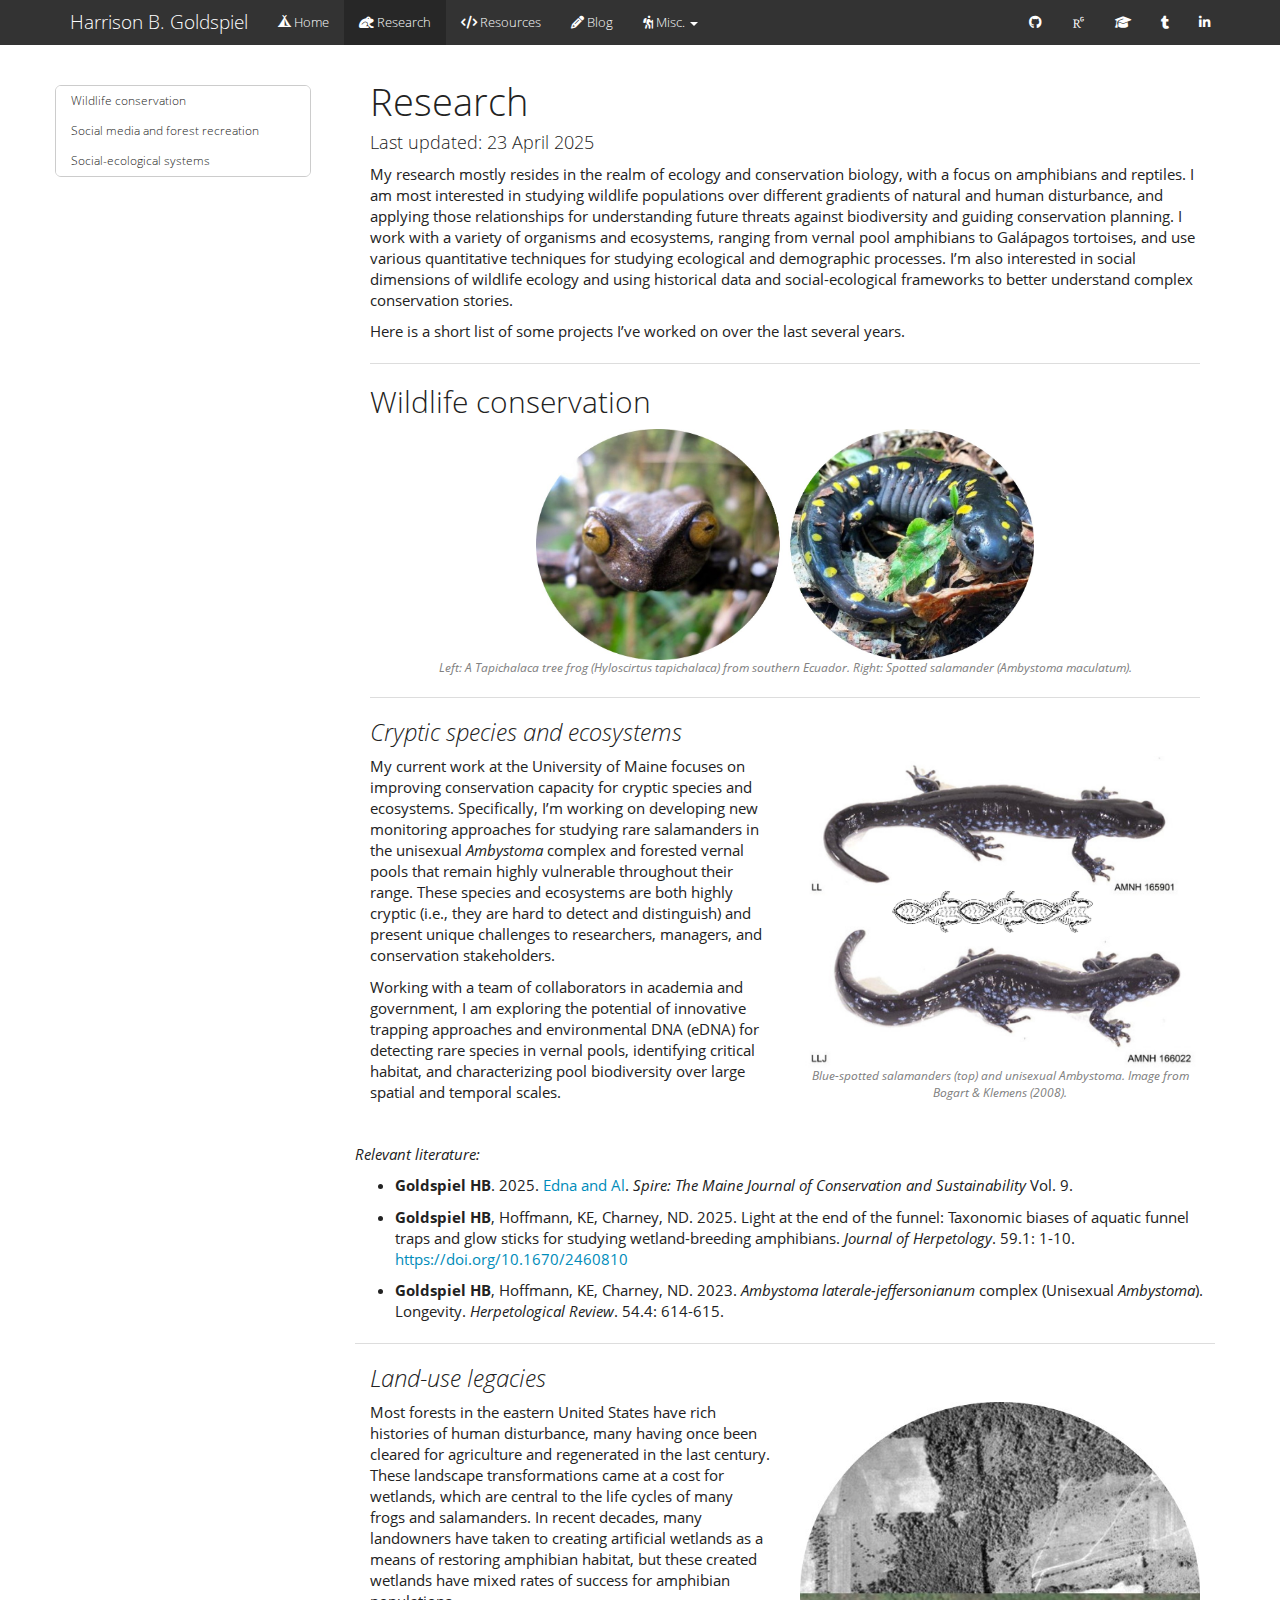
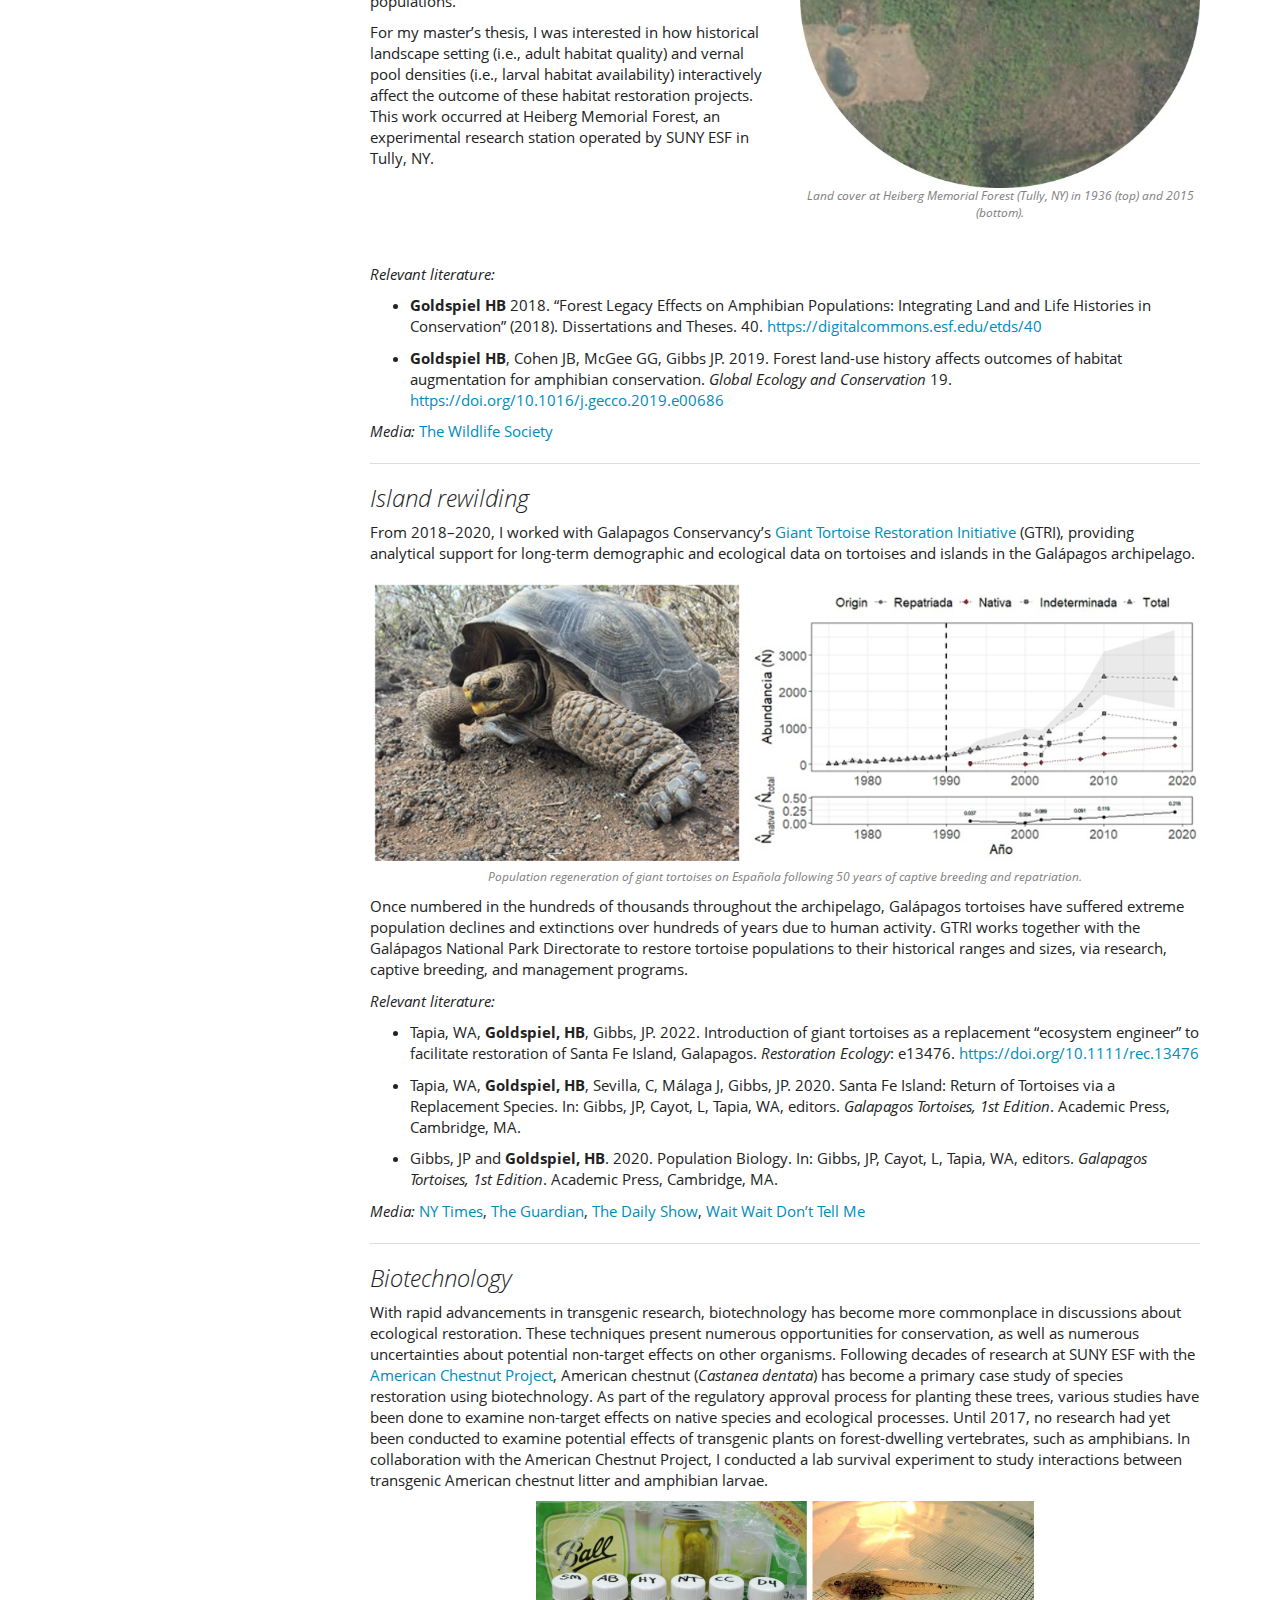
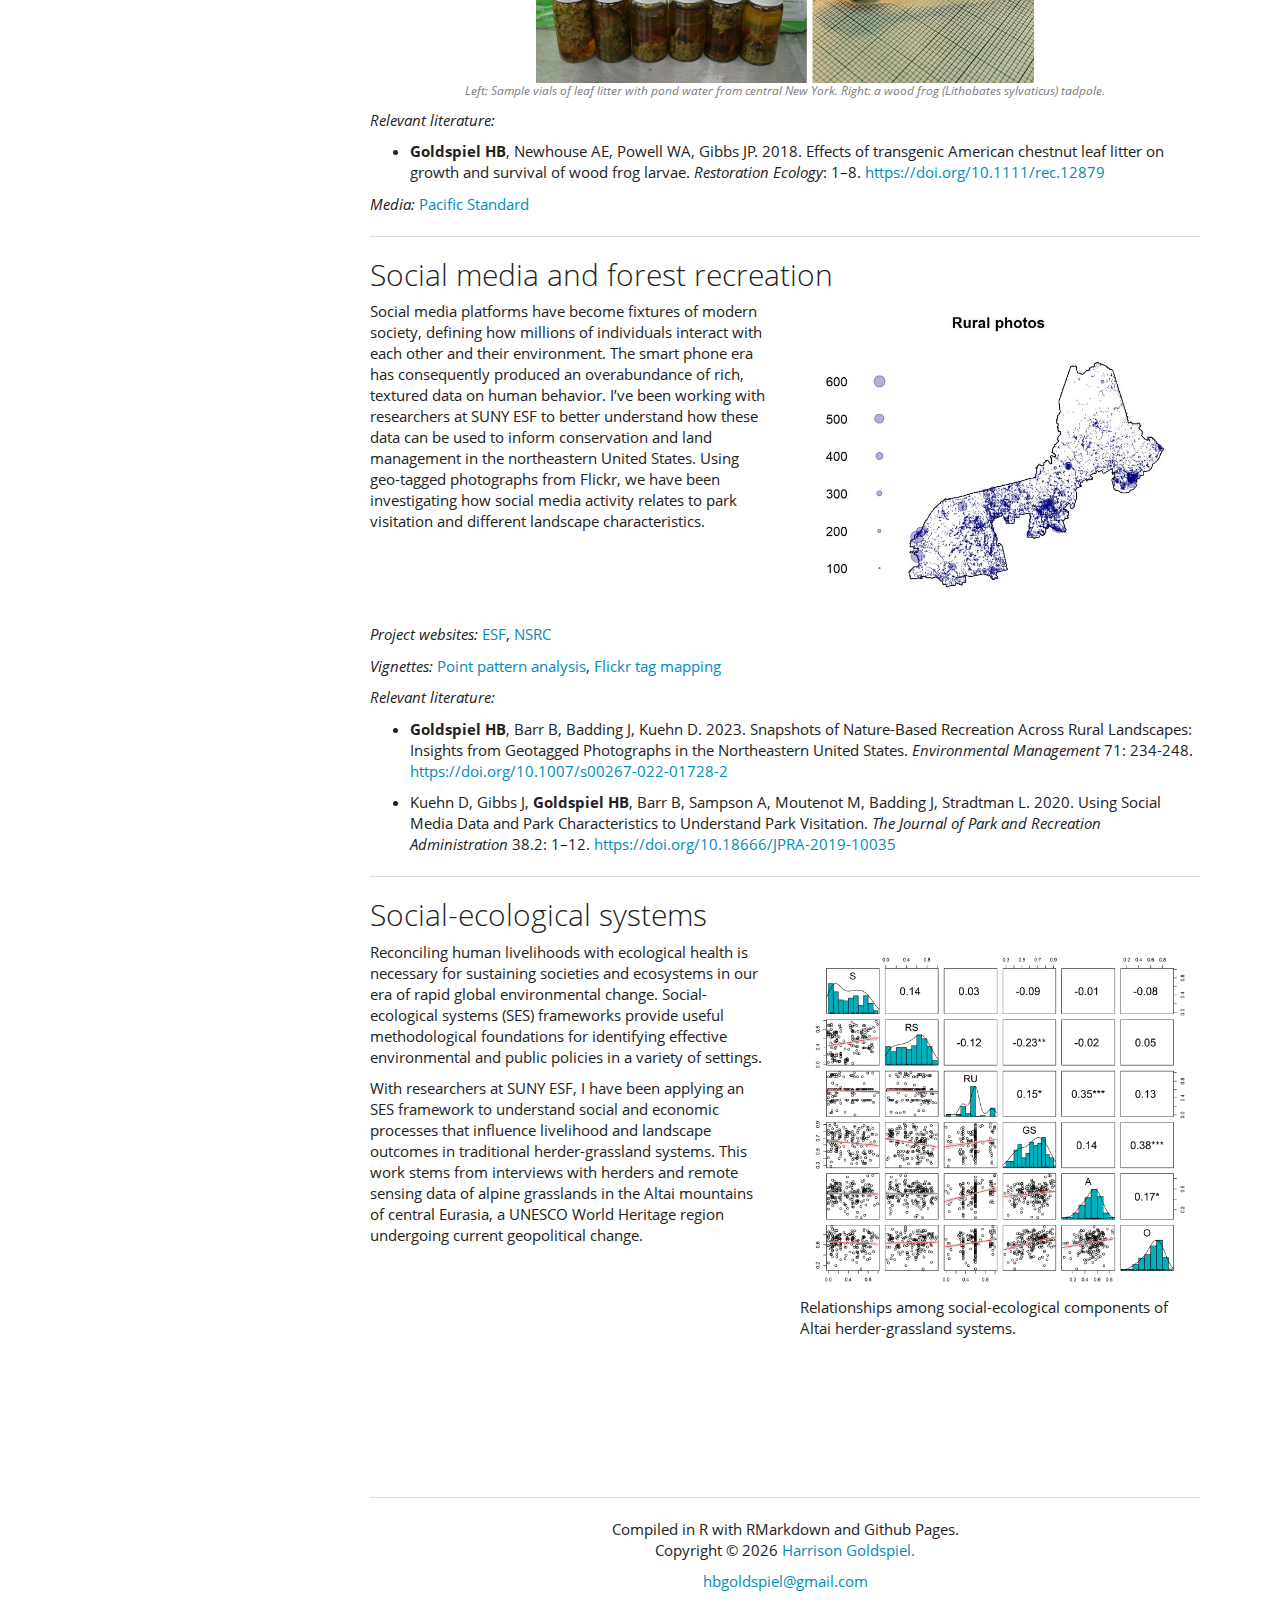
<file: research.html>
<!DOCTYPE html>

<html>

<head>

<meta charset="utf-8" />
<meta name="generator" content="pandoc" />
<meta http-equiv="X-UA-Compatible" content="IE=EDGE" />




<title>Research</title>

<script src="site_libs/header-attrs-2.28/header-attrs.js"></script>
<script src="site_libs/jquery-3.6.0/jquery-3.6.0.min.js"></script>
<meta name="viewport" content="width=device-width, initial-scale=1" />
<link href="site_libs/bootstrap-3.3.5/css/yeti.min.css" rel="stylesheet" />
<script src="site_libs/bootstrap-3.3.5/js/bootstrap.min.js"></script>
<script src="site_libs/bootstrap-3.3.5/shim/html5shiv.min.js"></script>
<script src="site_libs/bootstrap-3.3.5/shim/respond.min.js"></script>
<style>h1 {font-size: 34px;}
       h1.title {font-size: 38px;}
       h2 {font-size: 30px;}
       h3 {font-size: 24px;}
       h4 {font-size: 18px;}
       h5 {font-size: 16px;}
       h6 {font-size: 12px;}
       code {color: inherit; background-color: rgba(0, 0, 0, 0.04);}
       pre:not([class]) { background-color: white }</style>
<script src="site_libs/jqueryui-1.13.2/jquery-ui.min.js"></script>
<link href="site_libs/tocify-1.9.1/jquery.tocify.css" rel="stylesheet" />
<script src="site_libs/tocify-1.9.1/jquery.tocify.js"></script>
<script src="site_libs/navigation-1.1/tabsets.js"></script>
<link href="site_libs/highlightjs-9.12.0/default.css" rel="stylesheet" />
<script src="site_libs/highlightjs-9.12.0/highlight.js"></script>
<link href="site_libs/font-awesome-6.4.2/css/all.min.css" rel="stylesheet" />
<link href="site_libs/font-awesome-6.4.2/css/v4-shims.min.css" rel="stylesheet" />

<style type="text/css">
  code{white-space: pre-wrap;}
  span.smallcaps{font-variant: small-caps;}
  span.underline{text-decoration: underline;}
  div.column{display: inline-block; vertical-align: top; width: 50%;}
  div.hanging-indent{margin-left: 1.5em; text-indent: -1.5em;}
  ul.task-list{list-style: none;}
    </style>

<style type="text/css">code{white-space: pre;}</style>
<script type="text/javascript">
if (window.hljs) {
  hljs.configure({languages: []});
  hljs.initHighlightingOnLoad();
  if (document.readyState && document.readyState === "complete") {
    window.setTimeout(function() { hljs.initHighlighting(); }, 0);
  }
}
</script>






<link rel="stylesheet" href="custom.css" type="text/css" />
<link rel="stylesheet" href="academicons-1.8.6/css/academicons.css" type="text/css" />



<style type = "text/css">
.main-container {
  max-width: 940px;
  margin-left: auto;
  margin-right: auto;
}
img {
  max-width:100%;
}
.tabbed-pane {
  padding-top: 12px;
}
.html-widget {
  margin-bottom: 20px;
}
button.code-folding-btn:focus {
  outline: none;
}
summary {
  display: list-item;
}
details > summary > p:only-child {
  display: inline;
}
pre code {
  padding: 0;
}
</style>


<style type="text/css">
.dropdown-submenu {
  position: relative;
}
.dropdown-submenu>.dropdown-menu {
  top: 0;
  left: 100%;
  margin-top: -6px;
  margin-left: -1px;
  border-radius: 0 6px 6px 6px;
}
.dropdown-submenu:hover>.dropdown-menu {
  display: block;
}
.dropdown-submenu>a:after {
  display: block;
  content: " ";
  float: right;
  width: 0;
  height: 0;
  border-color: transparent;
  border-style: solid;
  border-width: 5px 0 5px 5px;
  border-left-color: #cccccc;
  margin-top: 5px;
  margin-right: -10px;
}
.dropdown-submenu:hover>a:after {
  border-left-color: #adb5bd;
}
.dropdown-submenu.pull-left {
  float: none;
}
.dropdown-submenu.pull-left>.dropdown-menu {
  left: -100%;
  margin-left: 10px;
  border-radius: 6px 0 6px 6px;
}
</style>

<script type="text/javascript">
// manage active state of menu based on current page
$(document).ready(function () {
  // active menu anchor
  href = window.location.pathname
  href = href.substr(href.lastIndexOf('/') + 1)
  if (href === "")
    href = "index.html";
  var menuAnchor = $('a[href="' + href + '"]');

  // mark the anchor link active (and if it's in a dropdown, also mark that active)
  var dropdown = menuAnchor.closest('li.dropdown');
  if (window.bootstrap) { // Bootstrap 4+
    menuAnchor.addClass('active');
    dropdown.find('> .dropdown-toggle').addClass('active');
  } else { // Bootstrap 3
    menuAnchor.parent().addClass('active');
    dropdown.addClass('active');
  }

  // Navbar adjustments
  var navHeight = $(".navbar").first().height() + 15;
  var style = document.createElement('style');
  var pt = "padding-top: " + navHeight + "px; ";
  var mt = "margin-top: -" + navHeight + "px; ";
  var css = "";
  // offset scroll position for anchor links (for fixed navbar)
  for (var i = 1; i <= 6; i++) {
    css += ".section h" + i + "{ " + pt + mt + "}\n";
  }
  style.innerHTML = "body {" + pt + "padding-bottom: 40px; }\n" + css;
  document.head.appendChild(style);
});
</script>

<!-- tabsets -->

<style type="text/css">
.tabset-dropdown > .nav-tabs {
  display: inline-table;
  max-height: 500px;
  min-height: 44px;
  overflow-y: auto;
  border: 1px solid #ddd;
  border-radius: 4px;
}

.tabset-dropdown > .nav-tabs > li.active:before, .tabset-dropdown > .nav-tabs.nav-tabs-open:before {
  content: "\e259";
  font-family: 'Glyphicons Halflings';
  display: inline-block;
  padding: 10px;
  border-right: 1px solid #ddd;
}

.tabset-dropdown > .nav-tabs.nav-tabs-open > li.active:before {
  content: "\e258";
  font-family: 'Glyphicons Halflings';
  border: none;
}

.tabset-dropdown > .nav-tabs > li.active {
  display: block;
}

.tabset-dropdown > .nav-tabs > li > a,
.tabset-dropdown > .nav-tabs > li > a:focus,
.tabset-dropdown > .nav-tabs > li > a:hover {
  border: none;
  display: inline-block;
  border-radius: 4px;
  background-color: transparent;
}

.tabset-dropdown > .nav-tabs.nav-tabs-open > li {
  display: block;
  float: none;
}

.tabset-dropdown > .nav-tabs > li {
  display: none;
}
</style>

<!-- code folding -->



<style type="text/css">

#TOC {
  margin: 25px 0px 20px 0px;
}
@media (max-width: 768px) {
#TOC {
  position: relative;
  width: 100%;
}
}

@media print {
.toc-content {
  /* see https://github.com/w3c/csswg-drafts/issues/4434 */
  float: right;
}
}

.toc-content {
  padding-left: 30px;
  padding-right: 40px;
}

div.main-container {
  max-width: 1200px;
}

div.tocify {
  width: 20%;
  max-width: 260px;
  max-height: 85%;
}

@media (min-width: 768px) and (max-width: 991px) {
  div.tocify {
    width: 25%;
  }
}

@media (max-width: 767px) {
  div.tocify {
    width: 100%;
    max-width: none;
  }
}

.tocify ul, .tocify li {
  line-height: 20px;
}

.tocify-subheader .tocify-item {
  font-size: 0.90em;
}

.tocify .list-group-item {
  border-radius: 0px;
}


</style>



</head>

<body>


<div class="container-fluid main-container">


<!-- setup 3col/9col grid for toc_float and main content  -->
<div class="row">
<div class="col-xs-12 col-sm-4 col-md-3">
<div id="TOC" class="tocify">
</div>
</div>

<div class="toc-content col-xs-12 col-sm-8 col-md-9">




<div class="navbar navbar-default  navbar-fixed-top" role="navigation">
  <div class="container">
    <div class="navbar-header">
      <button type="button" class="navbar-toggle collapsed" data-toggle="collapse" data-bs-toggle="collapse" data-target="#navbar" data-bs-target="#navbar">
        <span class="icon-bar"></span>
        <span class="icon-bar"></span>
        <span class="icon-bar"></span>
      </button>
      <a class="navbar-brand" href="index.html">Harrison B. Goldspiel</a>
    </div>
    <div id="navbar" class="navbar-collapse collapse">
      <ul class="nav navbar-nav">
        <li>
  <a href="index.html">
    <span class="glyphicon glyphicon-tent"></span>
     
    Home
  </a>
</li>
<li>
  <a href="research.html">
    <span class="fa fa-frog"></span>
     
    Research
  </a>
</li>
<li>
  <a href="resources.html">
    <span class="fa fa-code"></span>
     
    Resources
  </a>
</li>
<li>
  <a href="blog.html">
    <span class="fa fa-pencil-alt"></span>
     
    Blog
  </a>
</li>
<li class="dropdown">
  <a href="#" class="dropdown-toggle" data-toggle="dropdown" role="button" data-bs-toggle="dropdown" aria-expanded="false">
    <span class="fa fa-hiking"></span>
     
    Misc.
     
    <span class="caret"></span>
  </a>
  <ul class="dropdown-menu" role="menu">
    <li>
      <a href="twentyone-chunk-street.html">21 Chunk Street</a>
    </li>
    <li>
      <a href="LTjournal_Pt1.html">Long Trail (Pt. 1)</a>
    </li>
    <li>
      <a href="LTjournal_Pt2.html">Long Trail (Pt. 2)</a>
    </li>
    <li>
      <a href="LTjournal_Pt3.html">Long Trail (Pt. 3)</a>
    </li>
  </ul>
</li>
      </ul>
      <ul class="nav navbar-nav navbar-right">
        <li>
  <a href="https://github.com/hgoldspiel">
    <span class="fa fa-github"></span>
     
  </a>
</li>
<li>
  <a href="https://www.researchgate.net/profile/Harrison_Goldspiel">
    <span class="ai ai-researchgate"></span>
     
  </a>
</li>
<li>
  <a href="https://scholar.google.com/citations?user=OCbS0DMAAAAJ&amp;hl=en">
    <span class="fa fa-graduation-cap"></span>
     
  </a>
</li>
<li>
  <a href="http://harryonwheels.tumblr.com/">
    <span class="fa fa-tumblr"></span>
     
  </a>
</li>
<li>
  <a href="https://www.linkedin.com/in/harrisongoldspiel/">
    <span class="fa fa-linkedin"></span>
     
  </a>
</li>
      </ul>
    </div><!--/.nav-collapse -->
  </div><!--/.container -->
</div><!--/.navbar -->

<div id="header">



<h1 class="title toc-ignore">Research</h1>
<h4 class="date">Last updated: 23 April 2025</h4>

</div>


<p>My research mostly resides in the realm of ecology and conservation
biology, with a focus on amphibians and reptiles. I am most interested
in studying wildlife populations over different gradients of natural and
human disturbance, and applying those relationships for understanding
future threats against biodiversity and guiding conservation planning. I
work with a variety of organisms and ecosystems, ranging from vernal
pool amphibians to Galápagos tortoises, and use various quantitative
techniques for studying ecological and demographic processes. I’m also
interested in social dimensions of wildlife ecology and using historical
data and social-ecological frameworks to better understand complex
conservation stories.</p>
<p>Here is a short list of some projects I’ve worked on over the last
several years.</p>
<hr />
<div id="wildlife-conservation" class="section level2">
<h2>Wildlife conservation</h2>
<div class="figure" style="text-align: center">
<img src="images/amphibs.jpg" alt="Left: A Tapichalaca tree frog (Hyloscirtus tapichalaca) from southern Ecuador. Right: Spotted salamander (Ambystoma maculatum)." width="60%" height="60%" />
<p class="caption">
Left: A Tapichalaca tree frog (Hyloscirtus tapichalaca) from southern
Ecuador. Right: Spotted salamander (Ambystoma maculatum).
</p>
</div>
<hr />
<div id="cryptic-species-and-ecosystems" class="section level3">
<h3><em>Cryptic species and ecosystems</em></h3>
<div class = "row">
<div class="col-md-6">
<p>My current work at the University of Maine focuses on improving
conservation capacity for cryptic species and ecosystems. Specifically,
I’m working on developing new monitoring approaches for studying rare
salamanders in the unisexual <em>Ambystoma</em> complex and forested
vernal pools that remain highly vulnerable throughout their range. These
species and ecosystems are both highly cryptic (i.e., they are hard to
detect and distinguish) and present unique challenges to researchers,
managers, and conservation stakeholders.</p>
Working with a team of collaborators in academia and government, I am
exploring the potential of innovative trapping approaches and
environmental DNA (eDNA) for detecting rare species in vernal pools,
identifying critical habitat, and characterizing pool biodiversity over
large spatial and temporal scales.
</div>
<div class="col-md-6">
<div class="figure" style="text-align: center">
<img src="images/unisexuals.jpg" alt="Blue-spotted salamanders (top) and unisexual *Ambystoma*. Image from Bogart &amp; Klemens (2008)." width="400px" />
<p class="caption">
Blue-spotted salamanders (top) and unisexual <em>Ambystoma</em>. Image
from Bogart &amp; Klemens (2008).
</p>
</div>
</div>
<p>   </p>
<p><em>Relevant literature:</em></p>
<ul>
<li><p><strong>Goldspiel HB</strong>. 2025. <a
href="https://umaine.edu/spire/2025/04/19/goldspiel/">Edna and Al</a>.
<em>Spire: The Maine Journal of Conservation and Sustainability</em>
Vol. 9.</p></li>
<li><p><strong>Goldspiel HB</strong>, Hoffmann, KE, Charney, ND. 2025.
Light at the end of the funnel: Taxonomic biases of aquatic funnel traps
and glow sticks for studying wetland-breeding amphibians. <em>Journal of
Herpetology</em>. 59.1: 1-10. <a href="https://doi.org/10.1670/2460810"
class="uri">https://doi.org/10.1670/2460810</a></p></li>
<li><p><strong>Goldspiel HB</strong>, Hoffmann, KE, Charney, ND. 2023.
<em>Ambystoma laterale-jeffersonianum</em> complex (Unisexual
<em>Ambystoma</em>). Longevity. <em>Herpetological Review</em>. 54.4:
614-615.</p></li>
</ul>
<hr />
</div>
<div id="land-use-legacies" class="section level3">
<h3><em>Land-use legacies</em></h3>
<div class="row">
<div class="col-md-6">
<p>Most forests in the eastern United States have rich histories of
human disturbance, many having once been cleared for agriculture and
regenerated in the last century. These landscape transformations came at
a cost for wetlands, which are central to the life cycles of many frogs
and salamanders. In recent decades, many landowners have taken to
creating artificial wetlands as a means of restoring amphibian habitat,
but these created wetlands have mixed rates of success for amphibian
populations.</p>
For my master’s thesis, I was interested in how historical landscape
setting (i.e., adult habitat quality) and vernal pool densities (i.e.,
larval habitat availability) interactively affect the outcome of these
habitat restoration projects. This work occurred at Heiberg Memorial
Forest, an experimental research station operated by SUNY ESF in Tully,
NY.
</div>
<div class="col-md-6">
<div class="figure" style="text-align: center">
<img src="images/heiberg_history.jpg" alt="Land cover at Heiberg Memorial Forest (Tully, NY) in 1936 (top) and 2015 (bottom)."  />
<p class="caption">
Land cover at Heiberg Memorial Forest (Tully, NY) in 1936 (top) and 2015
(bottom).
</p>
</div>
</div>
</div>
<p>   </p>
<p><em>Relevant literature:</em></p>
<ul>
<li><p><strong>Goldspiel HB</strong> 2018. “Forest Legacy Effects on
Amphibian Populations: Integrating Land and Life Histories in
Conservation” (2018). Dissertations and Theses. 40. <a
href="https://digitalcommons.esf.edu/etds/40"
class="uri">https://digitalcommons.esf.edu/etds/40</a></p></li>
<li><p><strong>Goldspiel HB</strong>, Cohen JB, McGee GG, Gibbs JP.
2019. Forest land-use history affects outcomes of habitat augmentation
for amphibian conservation. <em>Global Ecology and Conservation</em> 19.
<a href="https://doi.org/10.1016/j.gecco.2019.e00686"
class="uri">https://doi.org/10.1016/j.gecco.2019.e00686</a></p></li>
</ul>
<p><em>Media:</em> <a
href="https://wildlife.org/spotted-salamanders-prefer-legacy-forests/">The
Wildlife Society</a></p>
<hr />
</div>
<div id="island-rewilding" class="section level3">
<h3><em>Island rewilding</em></h3>
<p>From 2018–2020, I worked with Galapagos Conservancy’s <a
href="https://www.galapagos.org/conservation/our-work/tortoise-restoration/">Giant
Tortoise Restoration Initiative</a> (GTRI), providing analytical support
for long-term demographic and ecological data on tortoises and islands
in the Galápagos archipelago.</p>
<div class="figure" style="text-align: center">
<img src="images/espanola_tort.png" alt="Population regeneration of giant tortoises on Española following 50 years of captive breeding and repatriation."  />
<p class="caption">
Population regeneration of giant tortoises on Española following 50
years of captive breeding and repatriation.
</p>
</div>
<p>Once numbered in the hundreds of thousands throughout the
archipelago, Galápagos tortoises have suffered extreme population
declines and extinctions over hundreds of years due to human activity.
GTRI works together with the Galápagos National Park Directorate to
restore tortoise populations to their historical ranges and sizes, via
research, captive breeding, and management programs.</p>
<p><em>Relevant literature:</em></p>
<ul>
<li><p>Tapia, WA, <strong>Goldspiel, HB</strong>, Gibbs, JP. 2022.
Introduction of giant tortoises as a replacement “ecosystem engineer” to
facilitate restoration of Santa Fe Island, Galapagos. <em>Restoration
Ecology</em>: e13476. <a href="https://doi.org/10.1111/rec.13476"
class="uri">https://doi.org/10.1111/rec.13476</a></p></li>
<li><p>Tapia, WA, <strong>Goldspiel, HB</strong>, Sevilla, C, Málaga J,
Gibbs, JP. 2020. Santa Fe Island: Return of Tortoises via a Replacement
Species. In: Gibbs, JP, Cayot, L, Tapia, WA, editors. <em>Galapagos
Tortoises, 1st Edition</em>. Academic Press, Cambridge, MA.</p></li>
<li><p>Gibbs, JP and <strong>Goldspiel, HB</strong>. 2020. Population
Biology. In: Gibbs, JP, Cayot, L, Tapia, WA, editors. <em>Galapagos
Tortoises, 1st Edition</em>. Academic Press, Cambridge, MA.</p></li>
</ul>
<p><em>Media:</em> <a
href="https://www.nytimes.com/2020/01/12/world/americas/diego-tortoise-sex-drive.html">NY
Times</a>, <a
href="https://www.theguardian.com/world/2020/feb/02/galapagos-experts-find-a-tortoise-related-to-lonesome-george">The
Guardian</a>, <a href="https://www.youtube.com/watch?v=hFbYgad3UXo">The
Daily Show</a>, <a
href="https://www.npr.org/2020/01/18/797574404/bluff-the-listener">Wait
Wait Don’t Tell Me</a></p>
<hr />
</div>
<div id="biotechnology" class="section level3">
<h3><em>Biotechnology</em></h3>
<p>With rapid advancements in transgenic research, biotechnology has
become more commonplace in discussions about ecological restoration.
These techniques present numerous opportunities for conservation, as
well as numerous uncertainties about potential non-target effects on
other organisms. Following decades of research at SUNY ESF with the <a
href="https://www.esf.edu/chestnut/">American Chestnut Project</a>,
American chestnut (<em>Castanea dentata</em>) has become a primary case
study of species restoration using biotechnology. As part of the
regulatory approval process for planting these trees, various studies
have been done to examine non-target effects on native species and
ecological processes. Until 2017, no research had yet been conducted to
examine potential effects of transgenic plants on forest-dwelling
vertebrates, such as amphibians. In collaboration with the American
Chestnut Project, I conducted a lab survival experiment to study
interactions between transgenic American chestnut litter and amphibian
larvae.</p>
<div class="figure" style="text-align: center">
<img src="images/litter_tadpole.jpg" alt="Left: Sample vials of leaf litter with pond water from central New York. Right: a wood frog (Lithobates sylvaticus) tadpole." width="60%" height="60%" />
<p class="caption">
Left: Sample vials of leaf litter with pond water from central New York.
Right: a wood frog (Lithobates sylvaticus) tadpole.
</p>
</div>
<p><em>Relevant literature:</em></p>
<ul>
<li><strong>Goldspiel HB</strong>, Newhouse AE, Powell WA, Gibbs JP.
2018. Effects of transgenic American chestnut leaf litter on growth and
survival of wood frog larvae. <em>Restoration Ecology</em>: 1–8. <a
href="https://doi.org/10.1111/rec.12879"
class="uri">https://doi.org/10.1111/rec.12879</a></li>
</ul>
<p><em>Media:</em> <a
href="https://psmag.com/ideas/most-controversial-tree-in-the-world-gmo-genetic-engineering">Pacific
Standard</a></p>
<hr />
</div>
</div>
<div id="social-media-and-forest-recreation" class="section level2">
<h2>Social media and forest recreation</h2>
<div class="row">
<div class="col-md-6">
Social media platforms have become fixtures of modern society, defining
how millions of individuals interact with each other and their
environment. The smart phone era has consequently produced an
overabundance of rich, textured data on human behavior. I’ve been
working with researchers at SUNY ESF to better understand how these data
can be used to inform conservation and land management in the
northeastern United States. Using geo-tagged photographs from Flickr, we
have been investigating how social media activity relates to park
visitation and different landscape characteristics.
</div>
<div class="col-md-6">
<p><img src="images/flickr_NFR.jpg" /><!-- --></p>
</div>
</div>
<p><em>Project websites:</em> <a
href="https://www.esf.edu/socialmediastudy">ESF</a>, <a
href="https://nsrcforest.org/project/using-social-media-quantify-forest-based-tourism">NSRC</a>
 </p>
<p><em>Vignettes:</em> <a href="Flickr_hotspot_mapping.html">Point
pattern analysis</a>, <a
href="https://www.esf.edu/socialmediastudy/Flickr_tag_mapping_website.html">Flickr
tag mapping</a>  </p>
<p><em>Relevant literature:</em></p>
<ul>
<li><p><strong>Goldspiel HB</strong>, Barr B, Badding J, Kuehn D. 2023.
Snapshots of Nature-Based Recreation Across Rural Landscapes: Insights
from Geotagged Photographs in the Northeastern United States.
<em>Environmental Management</em> 71: 234-248. <a
href="https://doi.org/10.1007/s00267-022-01728-2"
class="uri">https://doi.org/10.1007/s00267-022-01728-2</a></p></li>
<li><p>Kuehn D, Gibbs J, <strong>Goldspiel HB</strong>, Barr B, Sampson
A, Moutenot M, Badding J, Stradtman L. 2020. Using Social Media Data and
Park Characteristics to Understand Park Visitation. <em>The Journal of
Park and Recreation Administration</em> 38.2: 1–12. <a
href="https://doi.org/10.18666/JPRA-2019-10035"
class="uri">https://doi.org/10.18666/JPRA-2019-10035</a></p></li>
</ul>
<hr />
</div>
<div id="social-ecological-systems" class="section level2">
<h2>Social-ecological systems</h2>
<div class="row">
<div class="col-md-6">
<p>Reconciling human livelihoods with ecological health is necessary for
sustaining societies and ecosystems in our era of rapid global
environmental change. Social-ecological systems (SES) frameworks provide
useful methodological foundations for identifying effective
environmental and public policies in a variety of settings.</p>
With researchers at SUNY ESF, I have been applying an SES framework to
understand social and economic processes that influence livelihood and
landscape outcomes in traditional herder-grassland systems. This work
stems from interviews with herders and remote sensing data of alpine
grasslands in the Altai mountains of central Eurasia, a UNESCO World
Heritage region undergoing current geopolitical change.
</div>
<div class="col-md-6">
<div class="float">
<img src="images/altai_SES_correlations.png"
alt="Relationships among social-ecological components of Altai herder-grassland systems." />
<div class="figcaption">Relationships among social-ecological components
of Altai herder-grassland systems.</div>
</div>
</div>
</div>
<p> </p>
</div>

<br />
<br />
<br />
<br />

&nbsp;

<hr />
<p style="text-align: center;">Compiled in R with RMarkdown and Github Pages.<br />
Copyright &copy; <span id="year"></span><a href="https://github.com/hgoldspiel/"> Harrison Goldspiel.</a></p>
<p style="text-align: center;"><span style="color: #808080;"><a href="mailto:hbgoldspiel@gmail.com">hbgoldspiel@gmail.com</a></span></p>

<br>

<script>
    document.getElementById("year").innerHTML = new Date().getFullYear();
</script>

<div class="tocify-extend-page" data-unique="tocify-extend-page" style="height: 0;"></div>


</div>
</div>

</div>

<script>

// add bootstrap table styles to pandoc tables
function bootstrapStylePandocTables() {
  $('tr.odd').parent('tbody').parent('table').addClass('table table-condensed');
}
$(document).ready(function () {
  bootstrapStylePandocTables();
});


</script>

<!-- tabsets -->

<script>
$(document).ready(function () {
  window.buildTabsets("TOC");
});

$(document).ready(function () {
  $('.tabset-dropdown > .nav-tabs > li').click(function () {
    $(this).parent().toggleClass('nav-tabs-open');
  });
});
</script>

<!-- code folding -->

<script>
$(document).ready(function ()  {

    // temporarily add toc-ignore selector to headers for the consistency with Pandoc
    $('.unlisted.unnumbered').addClass('toc-ignore')

    // move toc-ignore selectors from section div to header
    $('div.section.toc-ignore')
        .removeClass('toc-ignore')
        .children('h1,h2,h3,h4,h5').addClass('toc-ignore');

    // establish options
    var options = {
      selectors: "h1,h2,h3",
      theme: "bootstrap3",
      context: '.toc-content',
      hashGenerator: function (text) {
        return text.replace(/[.\\/?&!#<>]/g, '').replace(/\s/g, '_');
      },
      ignoreSelector: ".toc-ignore",
      scrollTo: 0
    };
    options.showAndHide = true;
    options.smoothScroll = true;

    // tocify
    var toc = $("#TOC").tocify(options).data("toc-tocify");
});
</script>

<!-- dynamically load mathjax for compatibility with self-contained -->
<script>
  (function () {
    var script = document.createElement("script");
    script.type = "text/javascript";
    script.src  = "https://mathjax.rstudio.com/latest/MathJax.js?config=TeX-AMS-MML_HTMLorMML";
    document.getElementsByTagName("head")[0].appendChild(script);
  })();
</script>

</body>
</html>
</file>
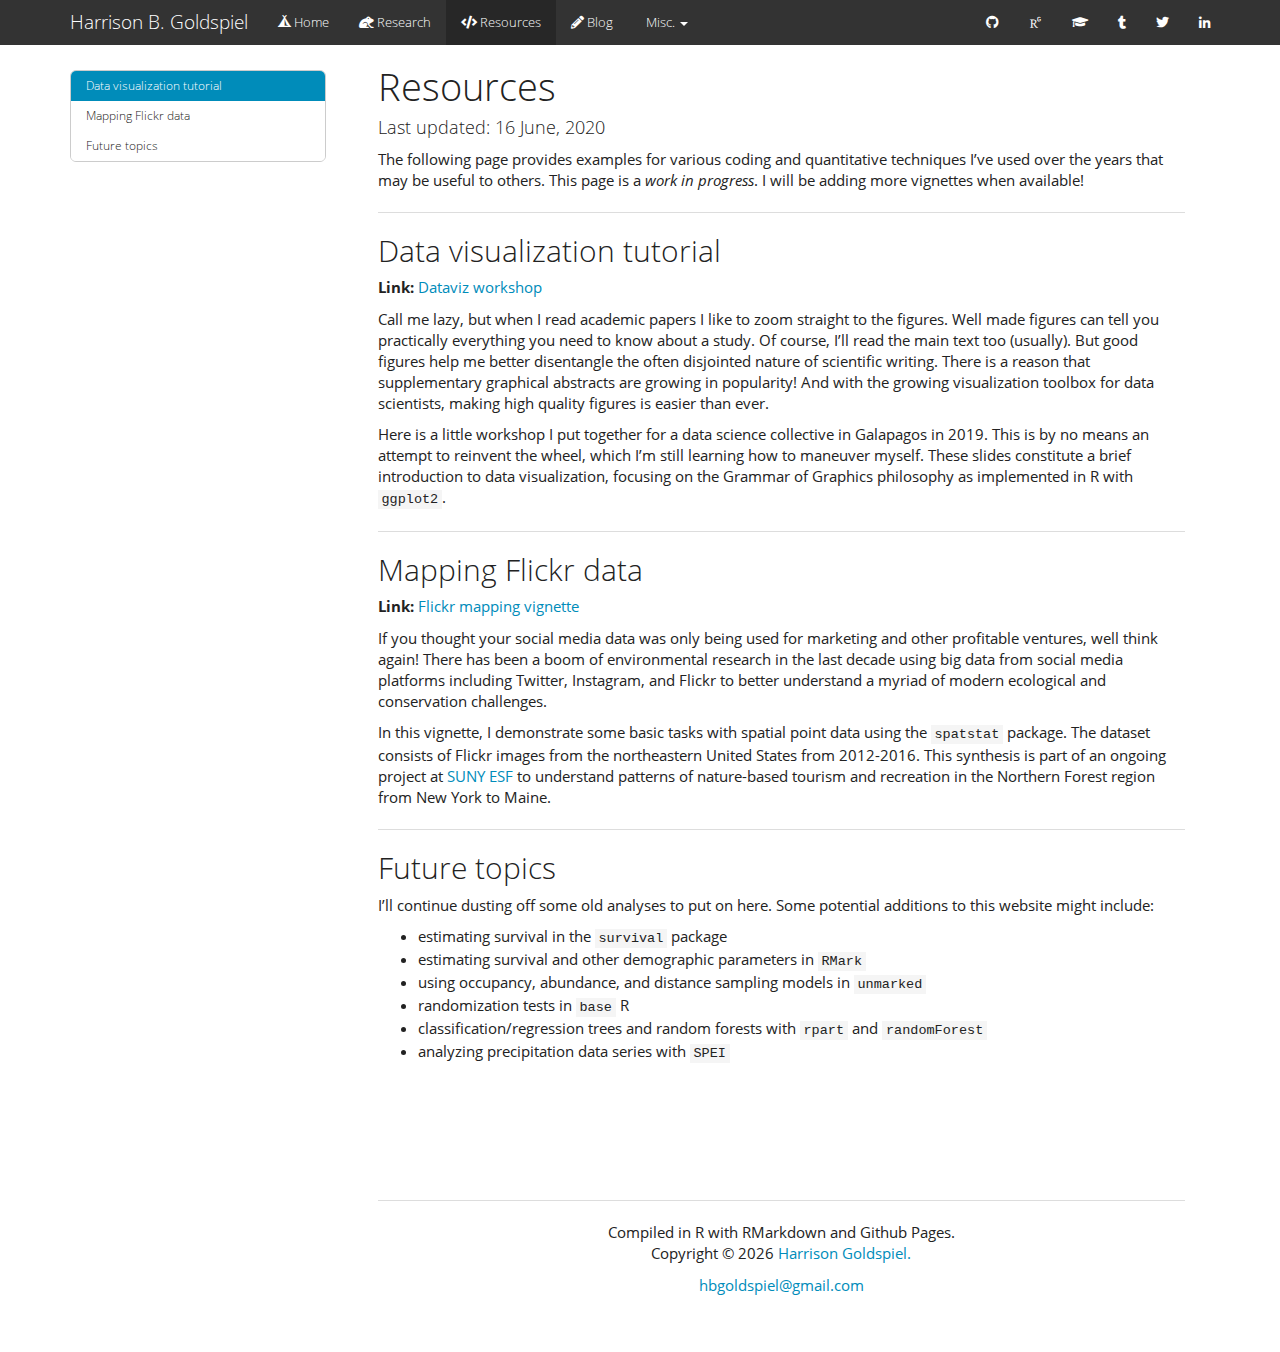
<file: resources.html>
<!DOCTYPE html>

<html>

<head>

<meta charset="utf-8" />
<meta name="generator" content="pandoc" />
<meta http-equiv="X-UA-Compatible" content="IE=EDGE" />




<title>Resources</title>

<script src="site_libs/header-attrs-2.1/header-attrs.js"></script>
<script src="site_libs/jquery-1.11.3/jquery.min.js"></script>
<meta name="viewport" content="width=device-width, initial-scale=1" />
<link href="site_libs/bootstrap-3.3.5/css/yeti.min.css" rel="stylesheet" />
<script src="site_libs/bootstrap-3.3.5/js/bootstrap.min.js"></script>
<script src="site_libs/bootstrap-3.3.5/shim/html5shiv.min.js"></script>
<script src="site_libs/bootstrap-3.3.5/shim/respond.min.js"></script>
<script src="site_libs/jqueryui-1.11.4/jquery-ui.min.js"></script>
<link href="site_libs/tocify-1.9.1/jquery.tocify.css" rel="stylesheet" />
<script src="site_libs/tocify-1.9.1/jquery.tocify.js"></script>
<script src="site_libs/navigation-1.1/tabsets.js"></script>
<link href="site_libs/highlightjs-9.12.0/default.css" rel="stylesheet" />
<script src="site_libs/highlightjs-9.12.0/highlight.js"></script>
<link href="site_libs/font-awesome-5.1.0/css/all.css" rel="stylesheet" />
<link href="site_libs/font-awesome-5.1.0/css/v4-shims.css" rel="stylesheet" />

<style type="text/css">code{white-space: pre;}</style>
<style type="text/css">
  pre:not([class]) {
    background-color: white;
  }
</style>
<script type="text/javascript">
if (window.hljs) {
  hljs.configure({languages: []});
  hljs.initHighlightingOnLoad();
  if (document.readyState && document.readyState === "complete") {
    window.setTimeout(function() { hljs.initHighlighting(); }, 0);
  }
}
</script>



<style type="text/css">
h1 {
  font-size: 34px;
}
h1.title {
  font-size: 38px;
}
h2 {
  font-size: 30px;
}
h3 {
  font-size: 24px;
}
h4 {
  font-size: 18px;
}
h5 {
  font-size: 16px;
}
h6 {
  font-size: 12px;
}
.table th:not([align]) {
  text-align: left;
}
</style>

<link rel="stylesheet" href="custom.css" type="text/css" />
<link rel="stylesheet" href="academicons-1.8.6\css\academicons.css" type="text/css" />



<style type = "text/css">
.main-container {
  max-width: 940px;
  margin-left: auto;
  margin-right: auto;
}
code {
  color: inherit;
  background-color: rgba(0, 0, 0, 0.04);
}
img {
  max-width:100%;
}
.tabbed-pane {
  padding-top: 12px;
}
.html-widget {
  margin-bottom: 20px;
}
button.code-folding-btn:focus {
  outline: none;
}
summary {
  display: list-item;
}
</style>


<style type="text/css">
/* padding for bootstrap navbar */
body {
  padding-top: 45px;
  padding-bottom: 40px;
}
/* offset scroll position for anchor links (for fixed navbar)  */
.section h1 {
  padding-top: 50px;
  margin-top: -50px;
}
.section h2 {
  padding-top: 50px;
  margin-top: -50px;
}
.section h3 {
  padding-top: 50px;
  margin-top: -50px;
}
.section h4 {
  padding-top: 50px;
  margin-top: -50px;
}
.section h5 {
  padding-top: 50px;
  margin-top: -50px;
}
.section h6 {
  padding-top: 50px;
  margin-top: -50px;
}
.dropdown-submenu {
  position: relative;
}
.dropdown-submenu>.dropdown-menu {
  top: 0;
  left: 100%;
  margin-top: -6px;
  margin-left: -1px;
  border-radius: 0 6px 6px 6px;
}
.dropdown-submenu:hover>.dropdown-menu {
  display: block;
}
.dropdown-submenu>a:after {
  display: block;
  content: " ";
  float: right;
  width: 0;
  height: 0;
  border-color: transparent;
  border-style: solid;
  border-width: 5px 0 5px 5px;
  border-left-color: #cccccc;
  margin-top: 5px;
  margin-right: -10px;
}
.dropdown-submenu:hover>a:after {
  border-left-color: #ffffff;
}
.dropdown-submenu.pull-left {
  float: none;
}
.dropdown-submenu.pull-left>.dropdown-menu {
  left: -100%;
  margin-left: 10px;
  border-radius: 6px 0 6px 6px;
}
</style>

<script>
// manage active state of menu based on current page
$(document).ready(function () {
  // active menu anchor
  href = window.location.pathname
  href = href.substr(href.lastIndexOf('/') + 1)
  if (href === "")
    href = "index.html";
  var menuAnchor = $('a[href="' + href + '"]');

  // mark it active
  menuAnchor.parent().addClass('active');

  // if it's got a parent navbar menu mark it active as well
  menuAnchor.closest('li.dropdown').addClass('active');
});
</script>

<!-- tabsets -->

<style type="text/css">
.tabset-dropdown > .nav-tabs {
  display: inline-table;
  max-height: 500px;
  min-height: 44px;
  overflow-y: auto;
  background: white;
  border: 1px solid #ddd;
  border-radius: 4px;
}

.tabset-dropdown > .nav-tabs > li.active:before {
  content: "";
  font-family: 'Glyphicons Halflings';
  display: inline-block;
  padding: 10px;
  border-right: 1px solid #ddd;
}

.tabset-dropdown > .nav-tabs.nav-tabs-open > li.active:before {
  content: "&#xe258;";
  border: none;
}

.tabset-dropdown > .nav-tabs.nav-tabs-open:before {
  content: "";
  font-family: 'Glyphicons Halflings';
  display: inline-block;
  padding: 10px;
  border-right: 1px solid #ddd;
}

.tabset-dropdown > .nav-tabs > li.active {
  display: block;
}

.tabset-dropdown > .nav-tabs > li > a,
.tabset-dropdown > .nav-tabs > li > a:focus,
.tabset-dropdown > .nav-tabs > li > a:hover {
  border: none;
  display: inline-block;
  border-radius: 4px;
  background-color: transparent;
}

.tabset-dropdown > .nav-tabs.nav-tabs-open > li {
  display: block;
  float: none;
}

.tabset-dropdown > .nav-tabs > li {
  display: none;
}
</style>

<!-- code folding -->



<style type="text/css">

#TOC {
  margin: 25px 0px 20px 0px;
}
@media (max-width: 768px) {
#TOC {
  position: relative;
  width: 100%;
}
}

@media print {
.toc-content {
  /* see https://github.com/w3c/csswg-drafts/issues/4434 */
  float: right;
}
}

.toc-content {
  padding-left: 30px;
  padding-right: 40px;
}

div.main-container {
  max-width: 1200px;
}

div.tocify {
  width: 20%;
  max-width: 260px;
  max-height: 85%;
}

@media (min-width: 768px) and (max-width: 991px) {
  div.tocify {
    width: 25%;
  }
}

@media (max-width: 767px) {
  div.tocify {
    width: 100%;
    max-width: none;
  }
}

.tocify ul, .tocify li {
  line-height: 20px;
}

.tocify-subheader .tocify-item {
  font-size: 0.90em;
}

.tocify .list-group-item {
  border-radius: 0px;
}


</style>



</head>

<body>


<div class="container-fluid main-container">


<!-- setup 3col/9col grid for toc_float and main content  -->
<div class="row-fluid">
<div class="col-xs-12 col-sm-4 col-md-3">
<div id="TOC" class="tocify">
</div>
</div>

<div class="toc-content col-xs-12 col-sm-8 col-md-9">




<div class="navbar navbar-default  navbar-fixed-top" role="navigation">
  <div class="container">
    <div class="navbar-header">
      <button type="button" class="navbar-toggle collapsed" data-toggle="collapse" data-target="#navbar">
        <span class="icon-bar"></span>
        <span class="icon-bar"></span>
        <span class="icon-bar"></span>
      </button>
      <a class="navbar-brand" href="index.html">Harrison B. Goldspiel</a>
    </div>
    <div id="navbar" class="navbar-collapse collapse">
      <ul class="nav navbar-nav">
        <li>
  <a href="index.html">
    <span class="glyphicon glyphicon-tent"></span>
     
    Home
  </a>
</li>
<li>
  <a href="research.html">
    <span class="fa fa-frog"></span>
     
    Research
  </a>
</li>
<li>
  <a href="resources.html">
    <span class="fa fa-code"></span>
     
    Resources
  </a>
</li>
<li>
  <a href="blog.html">
    <span class="fa fa-pencil-alt"></span>
     
    Blog
  </a>
</li>
<li class="dropdown">
  <a href="#" class="dropdown-toggle" data-toggle="dropdown" role="button" aria-expanded="false">
    <span class="fa fa-hiking"></span>
     
    Misc.
     
    <span class="caret"></span>
  </a>
  <ul class="dropdown-menu" role="menu">
    <li>
      <a href="LTjournal_Pt1.html">Long Trail (Pt. 1)</a>
    </li>
    <li>
      <a href="LTjournal_Pt2.html">Long Trail (Pt. 2)</a>
    </li>
    <li>
      <a href="LTjournal_Pt3.html">Long Trail (Pt. 3)</a>
    </li>
  </ul>
</li>
      </ul>
      <ul class="nav navbar-nav navbar-right">
        <li>
  <a href="https://github.com/hgoldspiel">
    <span class="fa fa-github"></span>
     
  </a>
</li>
<li>
  <a href="https://www.researchgate.net/profile/Harrison_Goldspiel">
    <span class="ai ai-researchgate"></span>
     
  </a>
</li>
<li>
  <a href="https://scholar.google.com/citations?user=OCbS0DMAAAAJ&amp;hl=en">
    <span class="fa fa-graduation-cap"></span>
     
  </a>
</li>
<li>
  <a href="http://harryonwheels.tumblr.com/">
    <span class="fa fa-tumblr"></span>
     
  </a>
</li>
<li>
  <a href="https://twitter.com/hbgoldspiel">
    <span class="fa fa-twitter"></span>
     
  </a>
</li>
<li>
  <a href="https://www.linkedin.com/in/harrisongoldspiel/">
    <span class="fa fa-linkedin"></span>
     
  </a>
</li>
      </ul>
    </div><!--/.nav-collapse -->
  </div><!--/.container -->
</div><!--/.navbar -->

<div class="fluid-row" id="header">



<h1 class="title toc-ignore">Resources</h1>
<h4 class="date">Last updated: 16 June, 2020</h4>

</div>


<p>The following page provides examples for various coding and quantitative techniques I’ve used over the years that may be useful to others. This page is a <em>work in progress</em>. I will be adding more vignettes when available!</p>
<hr />
<div id="data-visualization-tutorial" class="section level2">
<h2>Data visualization tutorial</h2>
<p><strong>Link:</strong> <a href="dataviz_part1_HBG.html" target="_blank" rel="noopener">Dataviz workshop</a></p>
<p>Call me lazy, but when I read academic papers I like to zoom straight to the figures. Well made figures can tell you practically everything you need to know about a study. Of course, I’ll read the main text too (usually). But good figures help me better disentangle the often disjointed nature of scientific writing. There is a reason that supplementary graphical abstracts are growing in popularity! And with the growing visualization toolbox for data scientists, making high quality figures is easier than ever.</p>
<p>Here is a little workshop I put together for a data science collective in Galapagos in 2019. This is by no means an attempt to reinvent the wheel, which I’m still learning how to maneuver myself. These slides constitute a brief introduction to data visualization, focusing on the Grammar of Graphics philosophy as implemented in R with <code>ggplot2</code>.</p>
<hr />
</div>
<div id="mapping-flickr-data" class="section level2">
<h2>Mapping Flickr data</h2>
<p><strong>Link:</strong> <a href="Flickr_hotspot_mapping.html" target="_blank" rel="noopener">Flickr mapping vignette</a></p>
<p>If you thought your social media data was only being used for marketing and other profitable ventures, well think again! There has been a boom of environmental research in the last decade using big data from social media platforms including Twitter, Instagram, and Flickr to better understand a myriad of modern ecological and conservation challenges.</p>
<p>In this vignette, I demonstrate some basic tasks with spatial point data using the <code>spatstat</code> package. The dataset consists of Flickr images from the northeastern United States from 2012-2016. This synthesis is part of an ongoing project at <a href="https://www.esf.edu/socialmediastudy/">SUNY ESF</a> to understand patterns of nature-based tourism and recreation in the Northern Forest region from New York to Maine.</p>
<hr />
</div>
<div id="future-topics" class="section level2">
<h2>Future topics</h2>
<p>I’ll continue dusting off some old analyses to put on here. Some potential additions to this website might include:</p>
<ul>
<li>estimating survival in the <code>survival</code> package</li>
<li>estimating survival and other demographic parameters in <code>RMark</code></li>
<li>using occupancy, abundance, and distance sampling models in <code>unmarked</code></li>
<li>randomization tests in <code>base</code> R</li>
<li>classification/regression trees and random forests with <code>rpart</code> and <code>randomForest</code></li>
<li>analyzing precipitation data series with <code>SPEI</code></li>
</ul>
</div>

<br />
<br />
<br />
<br />

&nbsp;

<hr />
<p style="text-align: center;">Compiled in R with RMarkdown and Github Pages.<br />
Copyright &copy; <span id="year"></span><a href="https://github.com/hgoldspiel/"> Harrison Goldspiel.</a></p>
<p style="text-align: center;"><span style="color: #808080;"><a href="mailto:hbgoldspiel@gmail.com">hbgoldspiel@gmail.com</a></span></p>

<br>

<script>
    document.getElementById("year").innerHTML = new Date().getFullYear();
</script>

<div class="tocify-extend-page" data-unique="tocify-extend-page" style="height: 0;"></div>


</div>
</div>

</div>

<script>

// add bootstrap table styles to pandoc tables
function bootstrapStylePandocTables() {
  $('tr.header').parent('thead').parent('table').addClass('table table-condensed');
}
$(document).ready(function () {
  bootstrapStylePandocTables();
});


</script>

<!-- tabsets -->

<script>
$(document).ready(function () {
  window.buildTabsets("TOC");
});

$(document).ready(function () {
  $('.tabset-dropdown > .nav-tabs > li').click(function () {
    $(this).parent().toggleClass('nav-tabs-open')
  });
});
</script>

<!-- code folding -->

<script>
$(document).ready(function ()  {

    // move toc-ignore selectors from section div to header
    $('div.section.toc-ignore')
        .removeClass('toc-ignore')
        .children('h1,h2,h3,h4,h5').addClass('toc-ignore');

    // establish options
    var options = {
      selectors: "h1,h2,h3",
      theme: "bootstrap3",
      context: '.toc-content',
      hashGenerator: function (text) {
        return text.replace(/[.\\/?&!#<>]/g, '').replace(/\s/g, '_').toLowerCase();
      },
      ignoreSelector: ".toc-ignore",
      scrollTo: 0
    };
    options.showAndHide = true;
    options.smoothScroll = true;

    // tocify
    var toc = $("#TOC").tocify(options).data("toc-tocify");
});
</script>

<!-- dynamically load mathjax for compatibility with self-contained -->
<script>
  (function () {
    var script = document.createElement("script");
    script.type = "text/javascript";
    script.src  = "https://mathjax.rstudio.com/latest/MathJax.js?config=TeX-AMS-MML_HTMLorMML";
    document.getElementsByTagName("head")[0].appendChild(script);
  })();
</script>

</body>
</html>
</file>
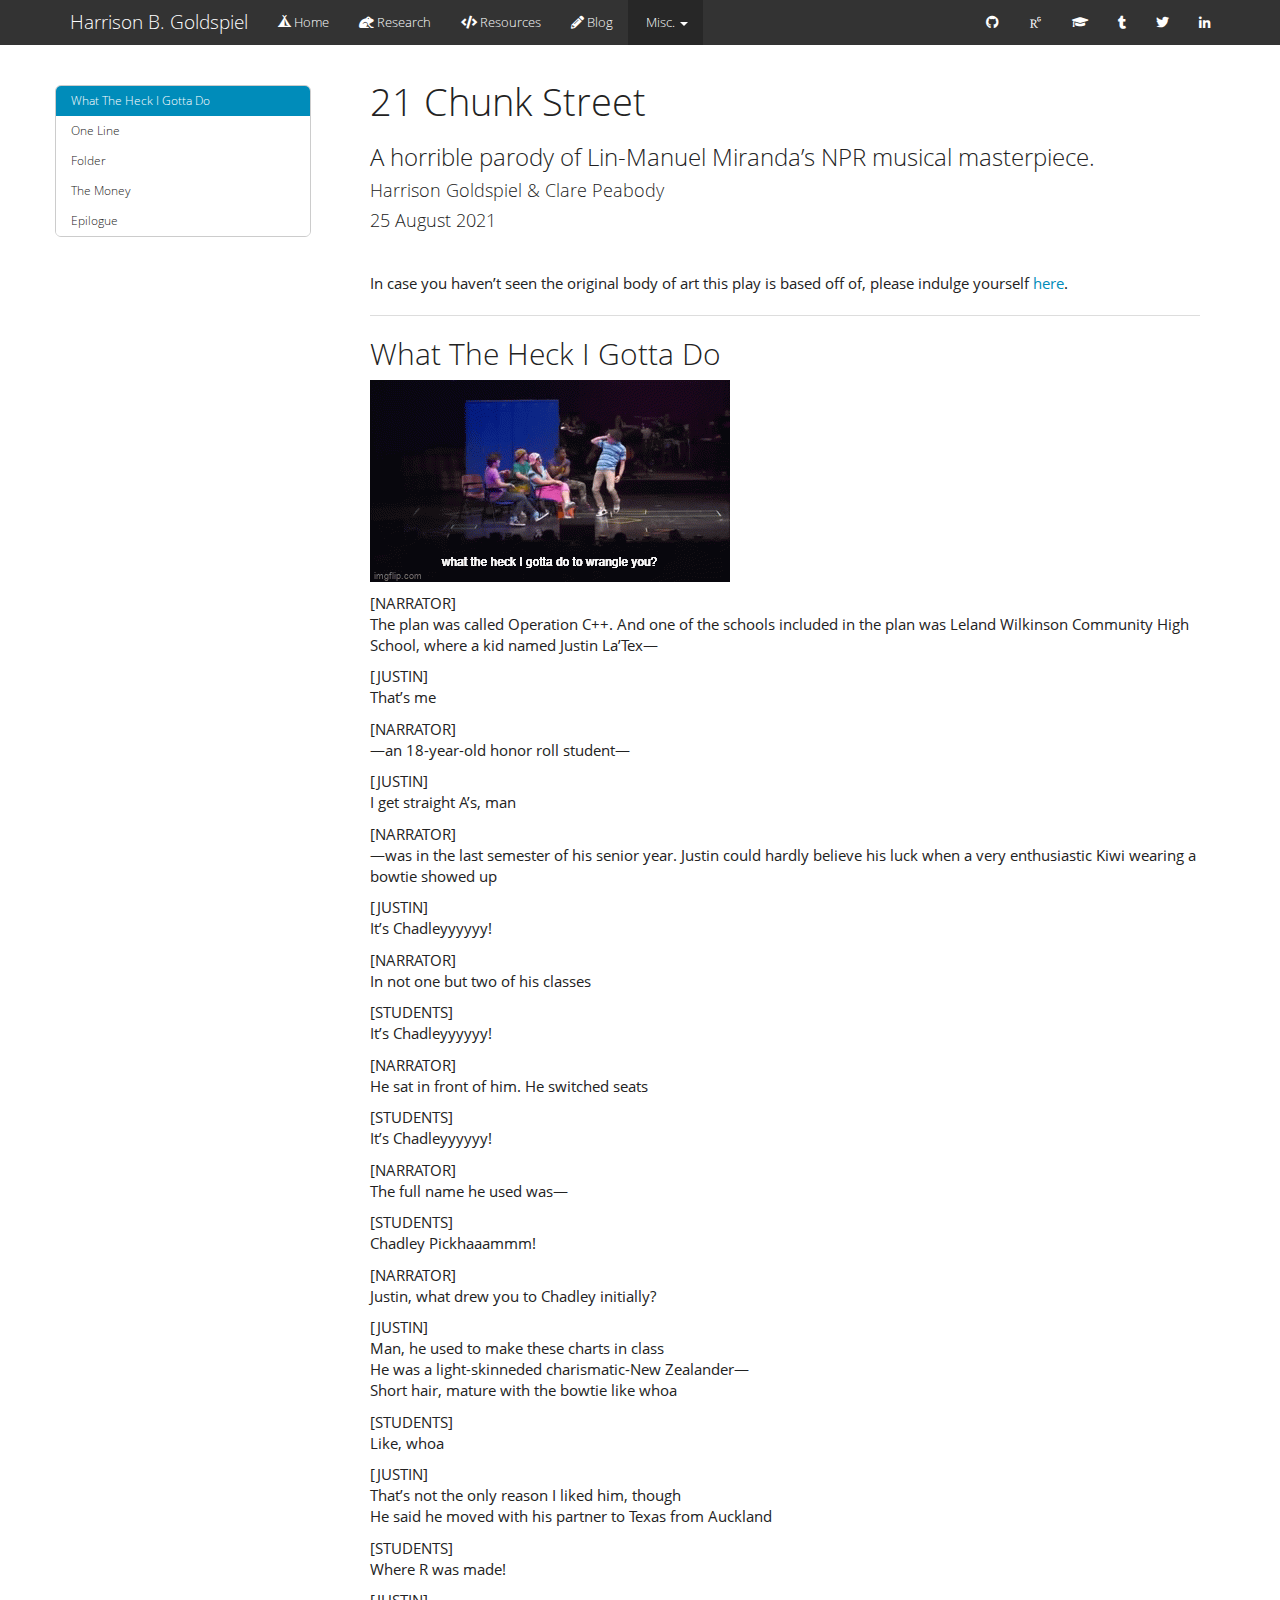
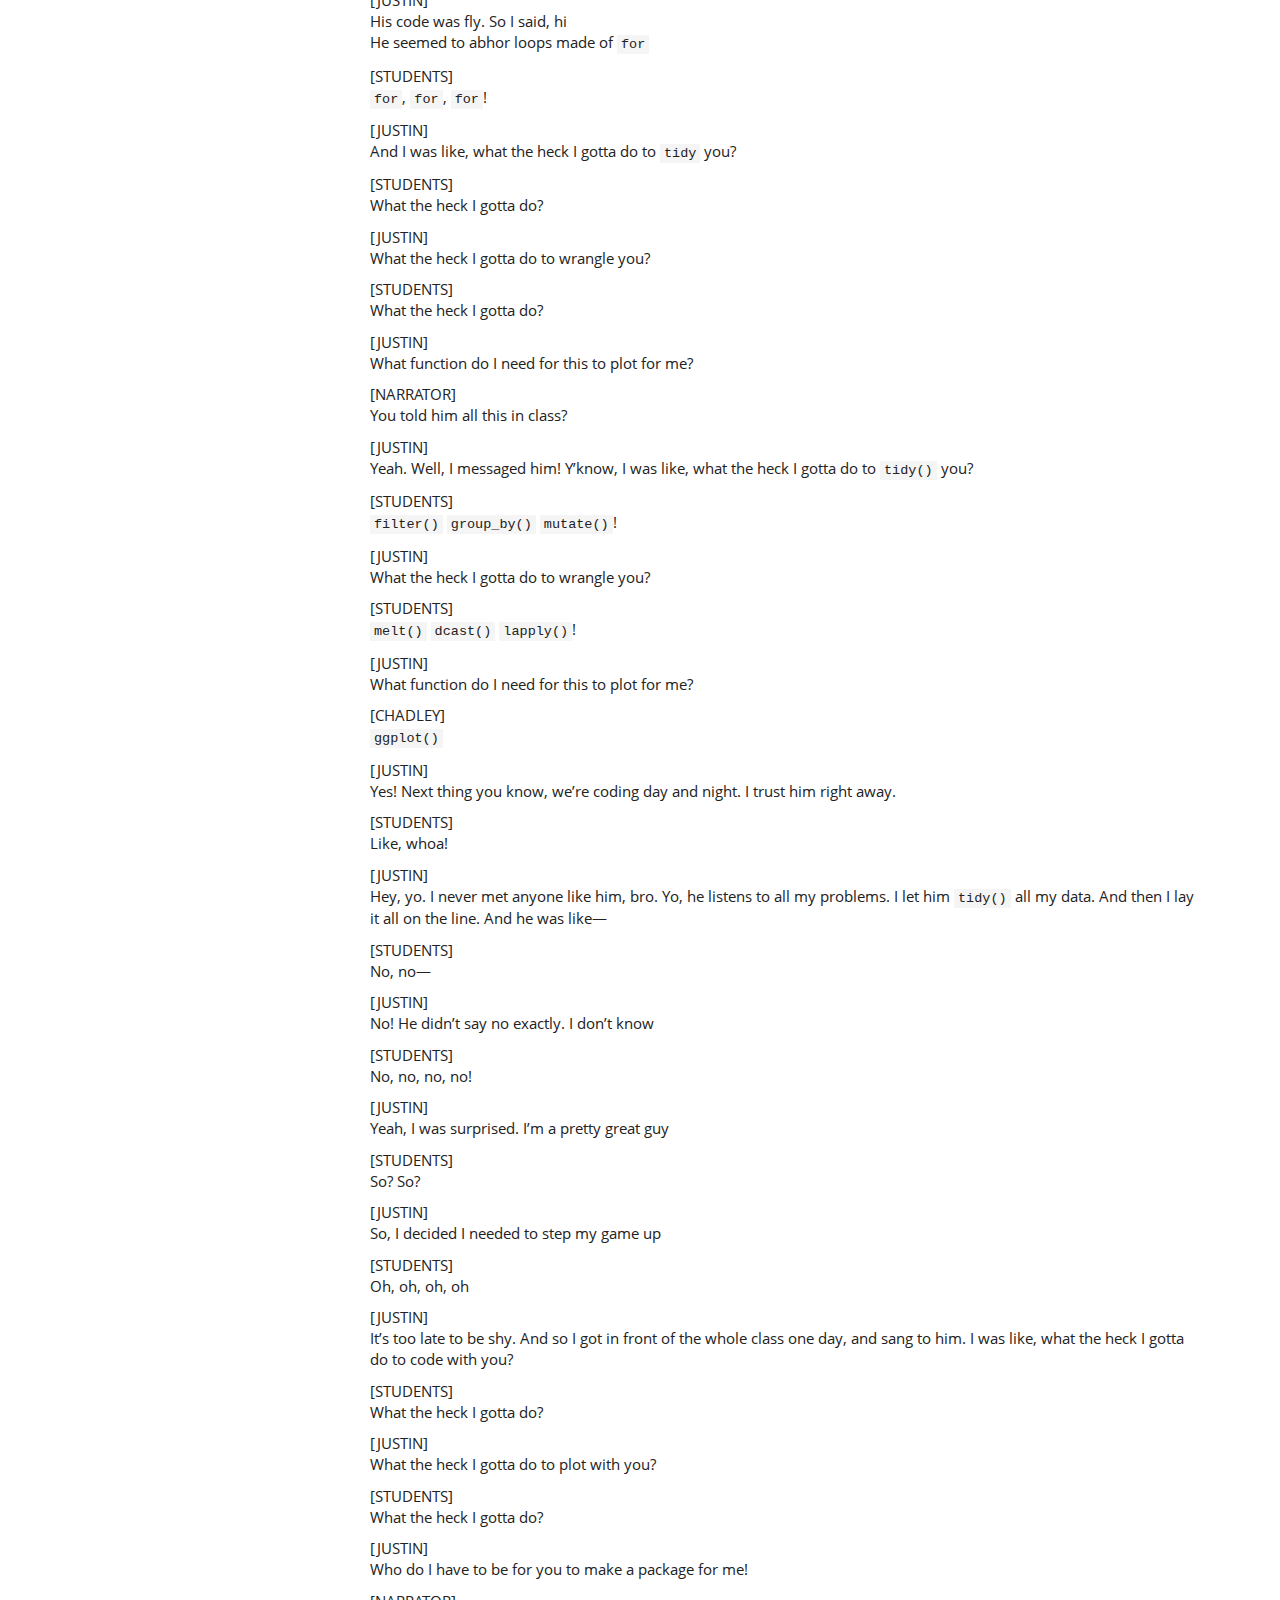
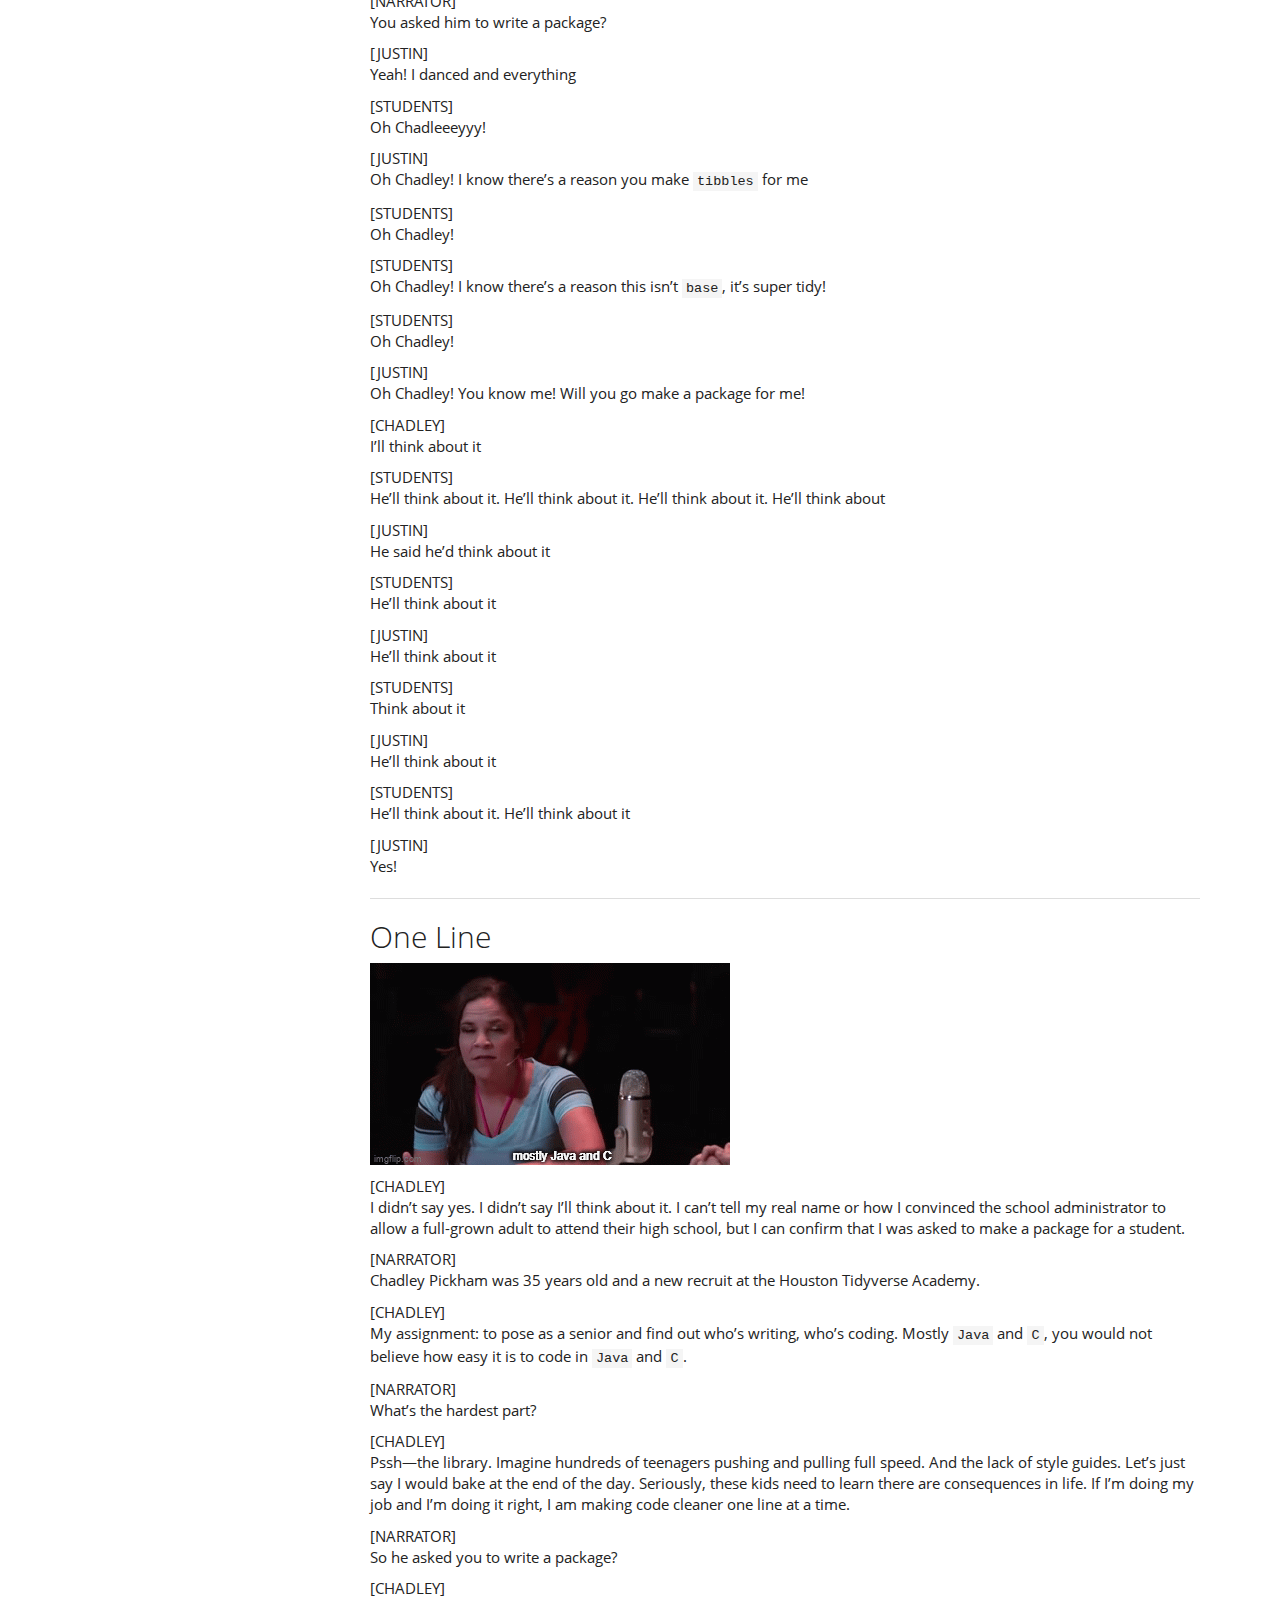
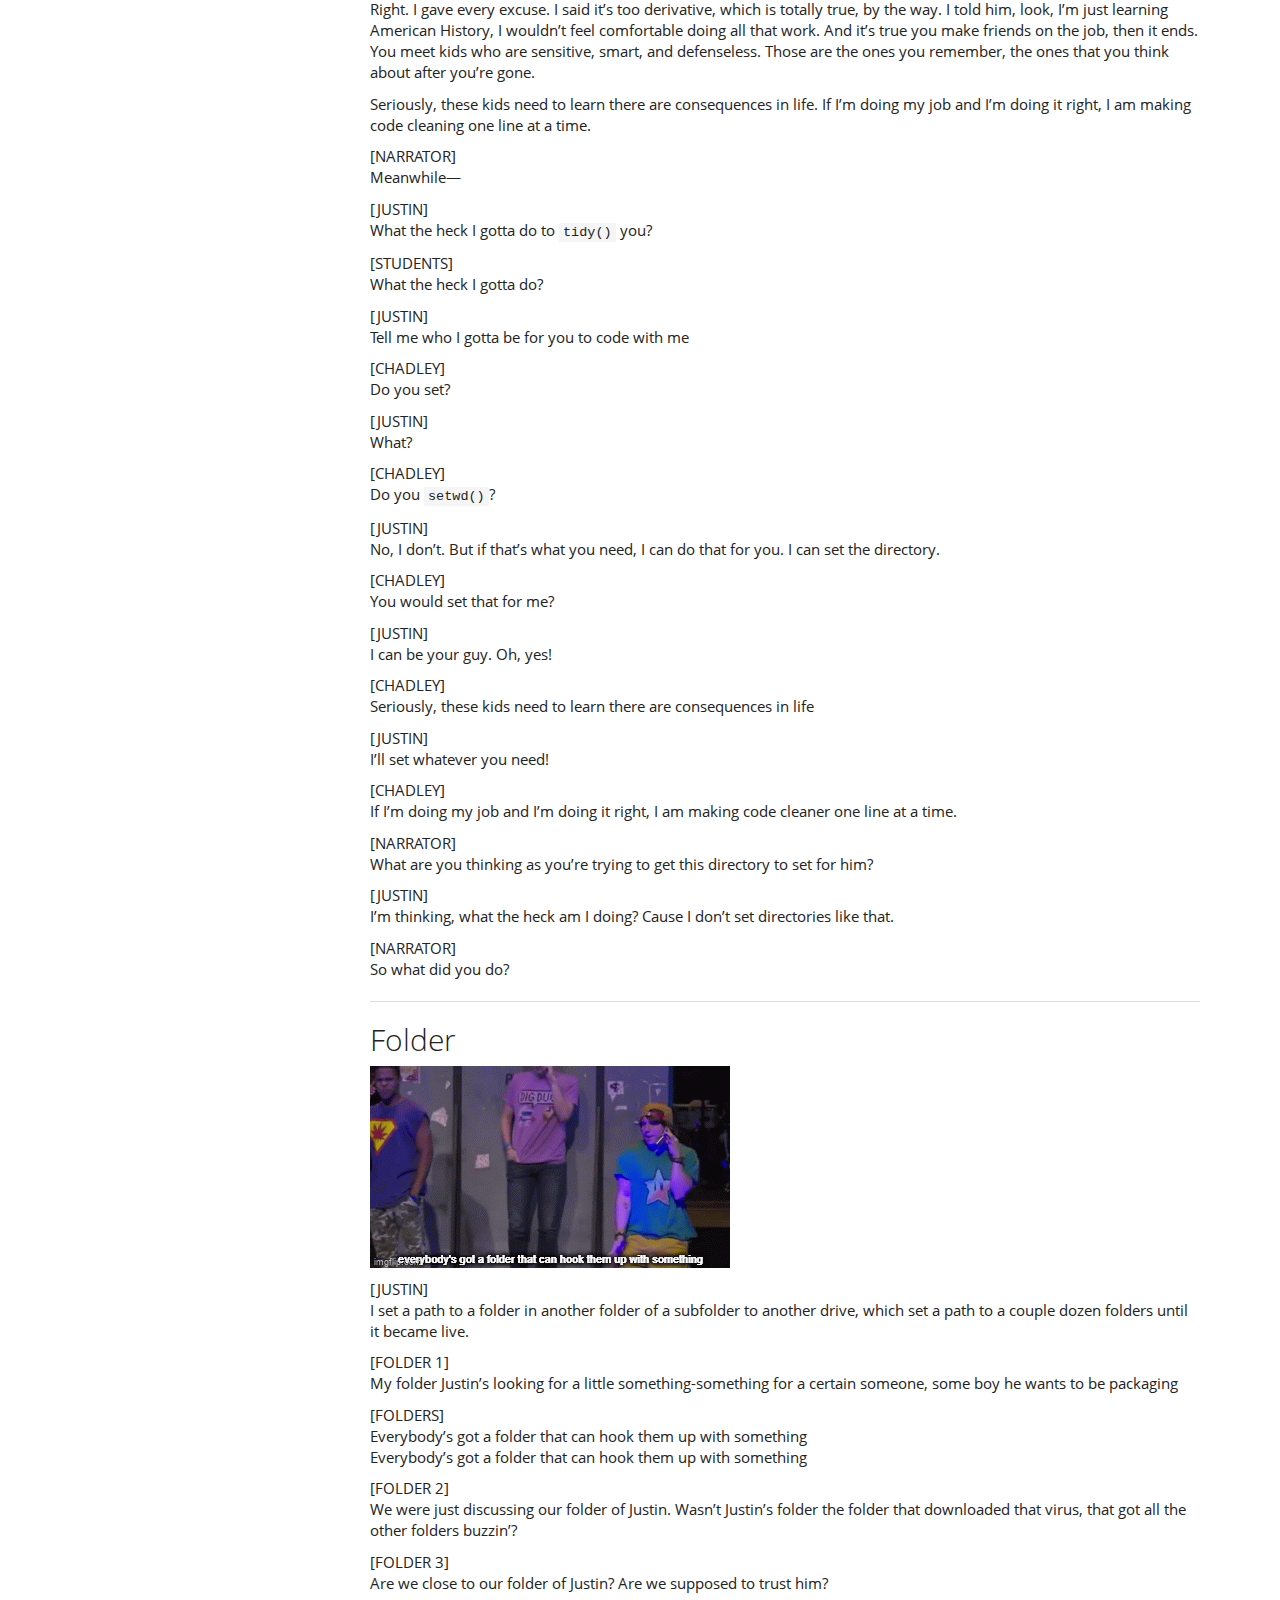
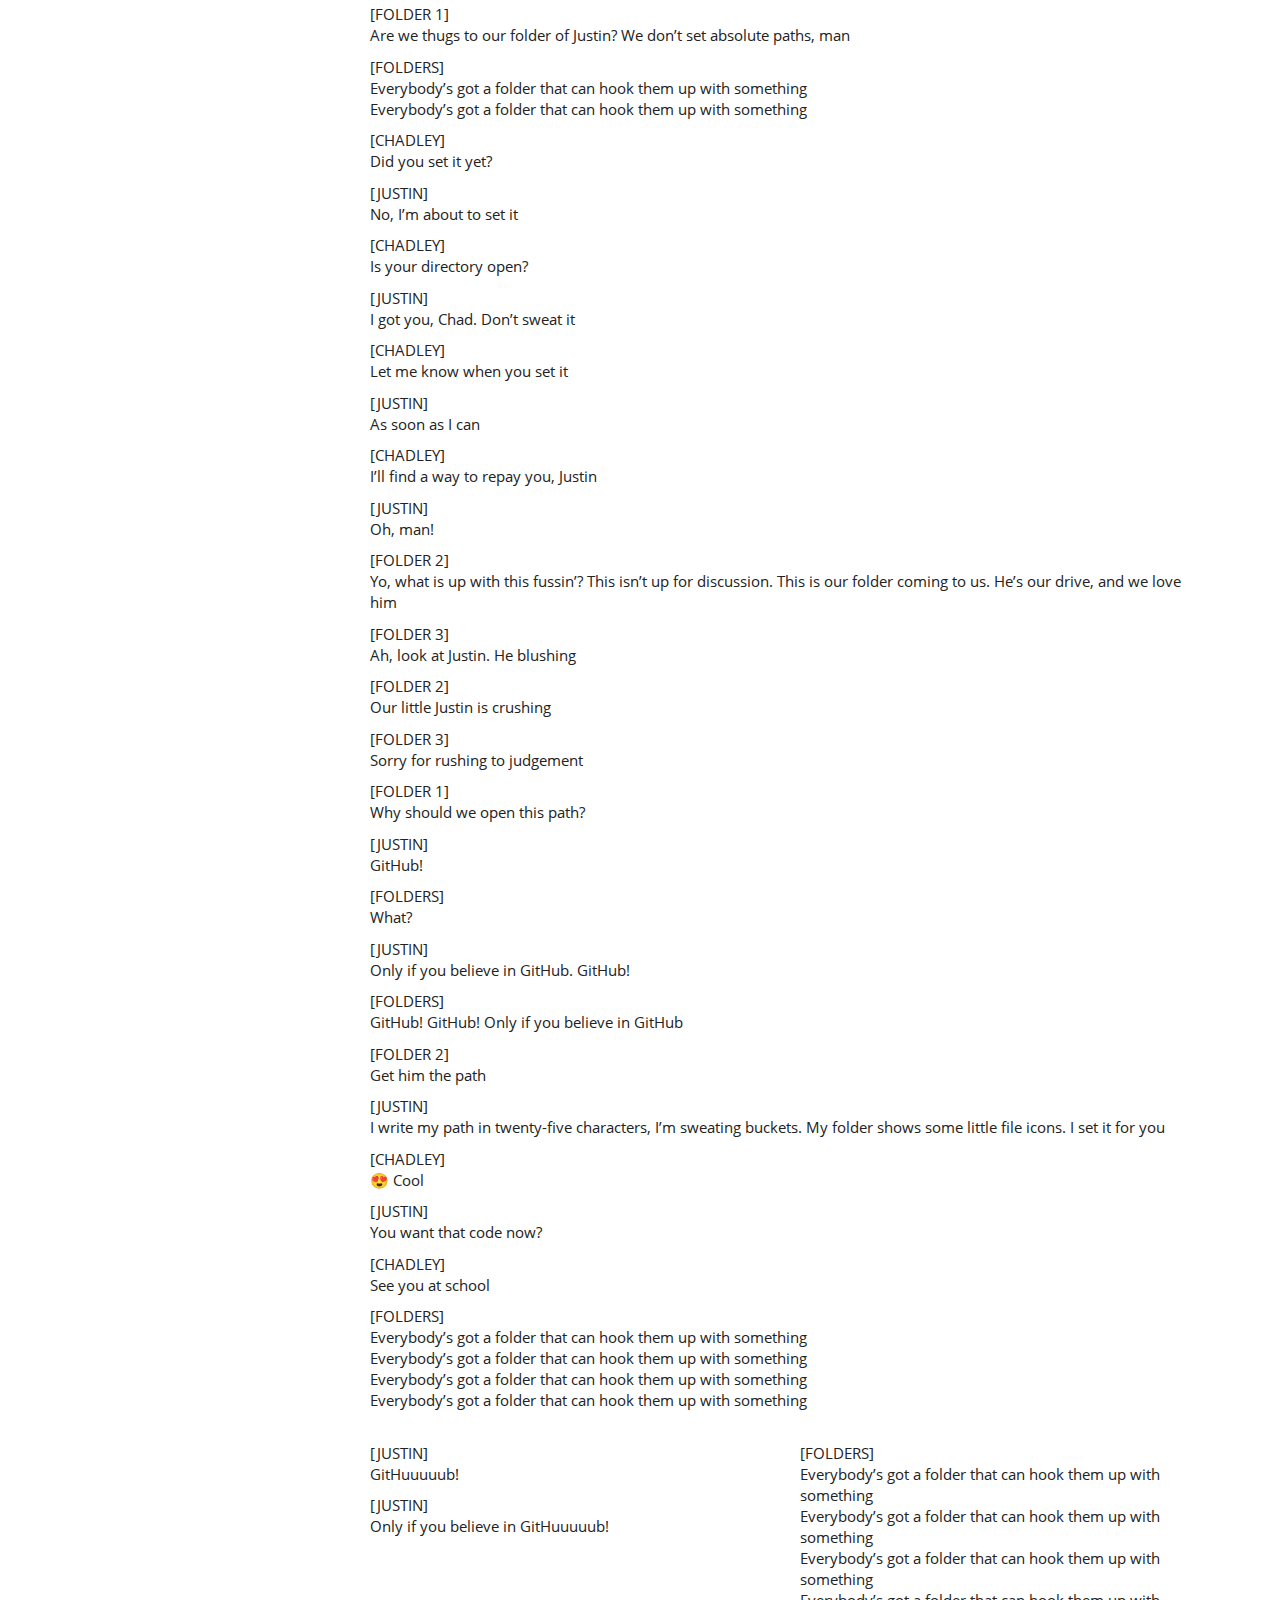
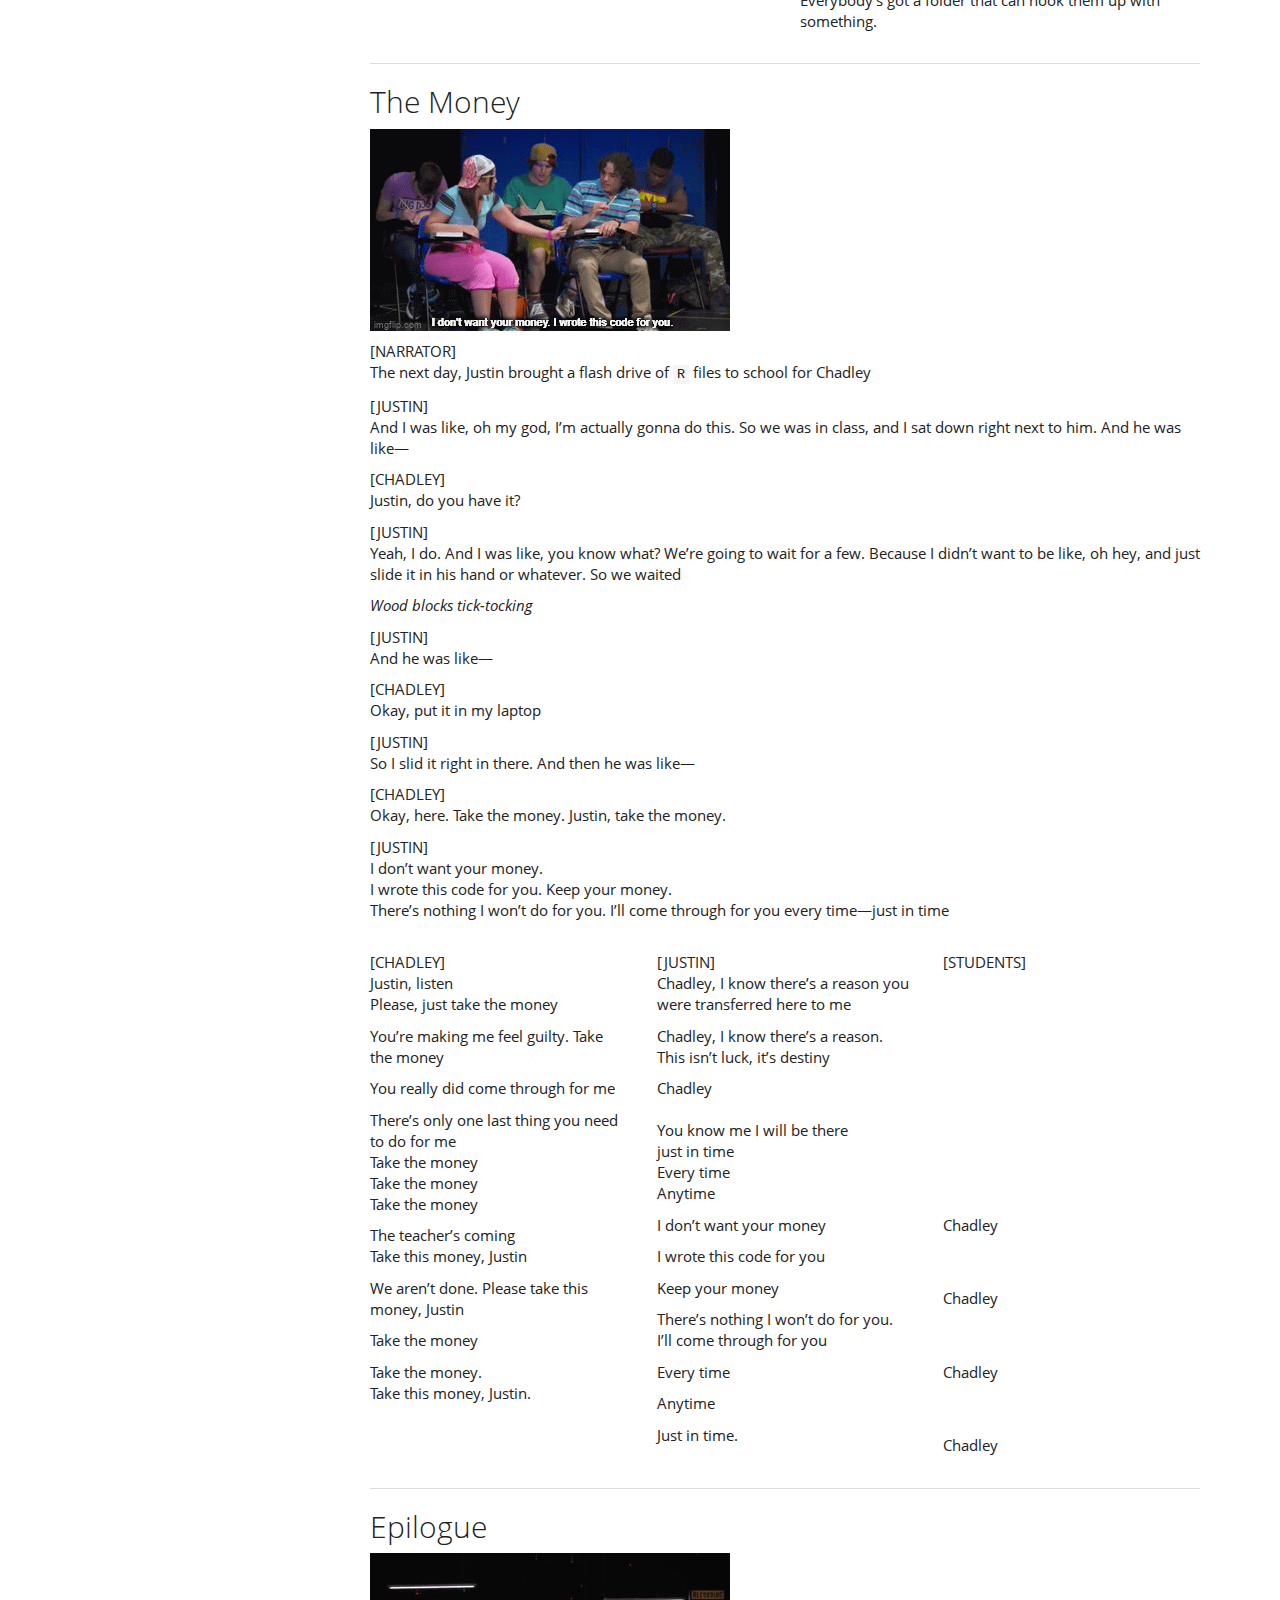
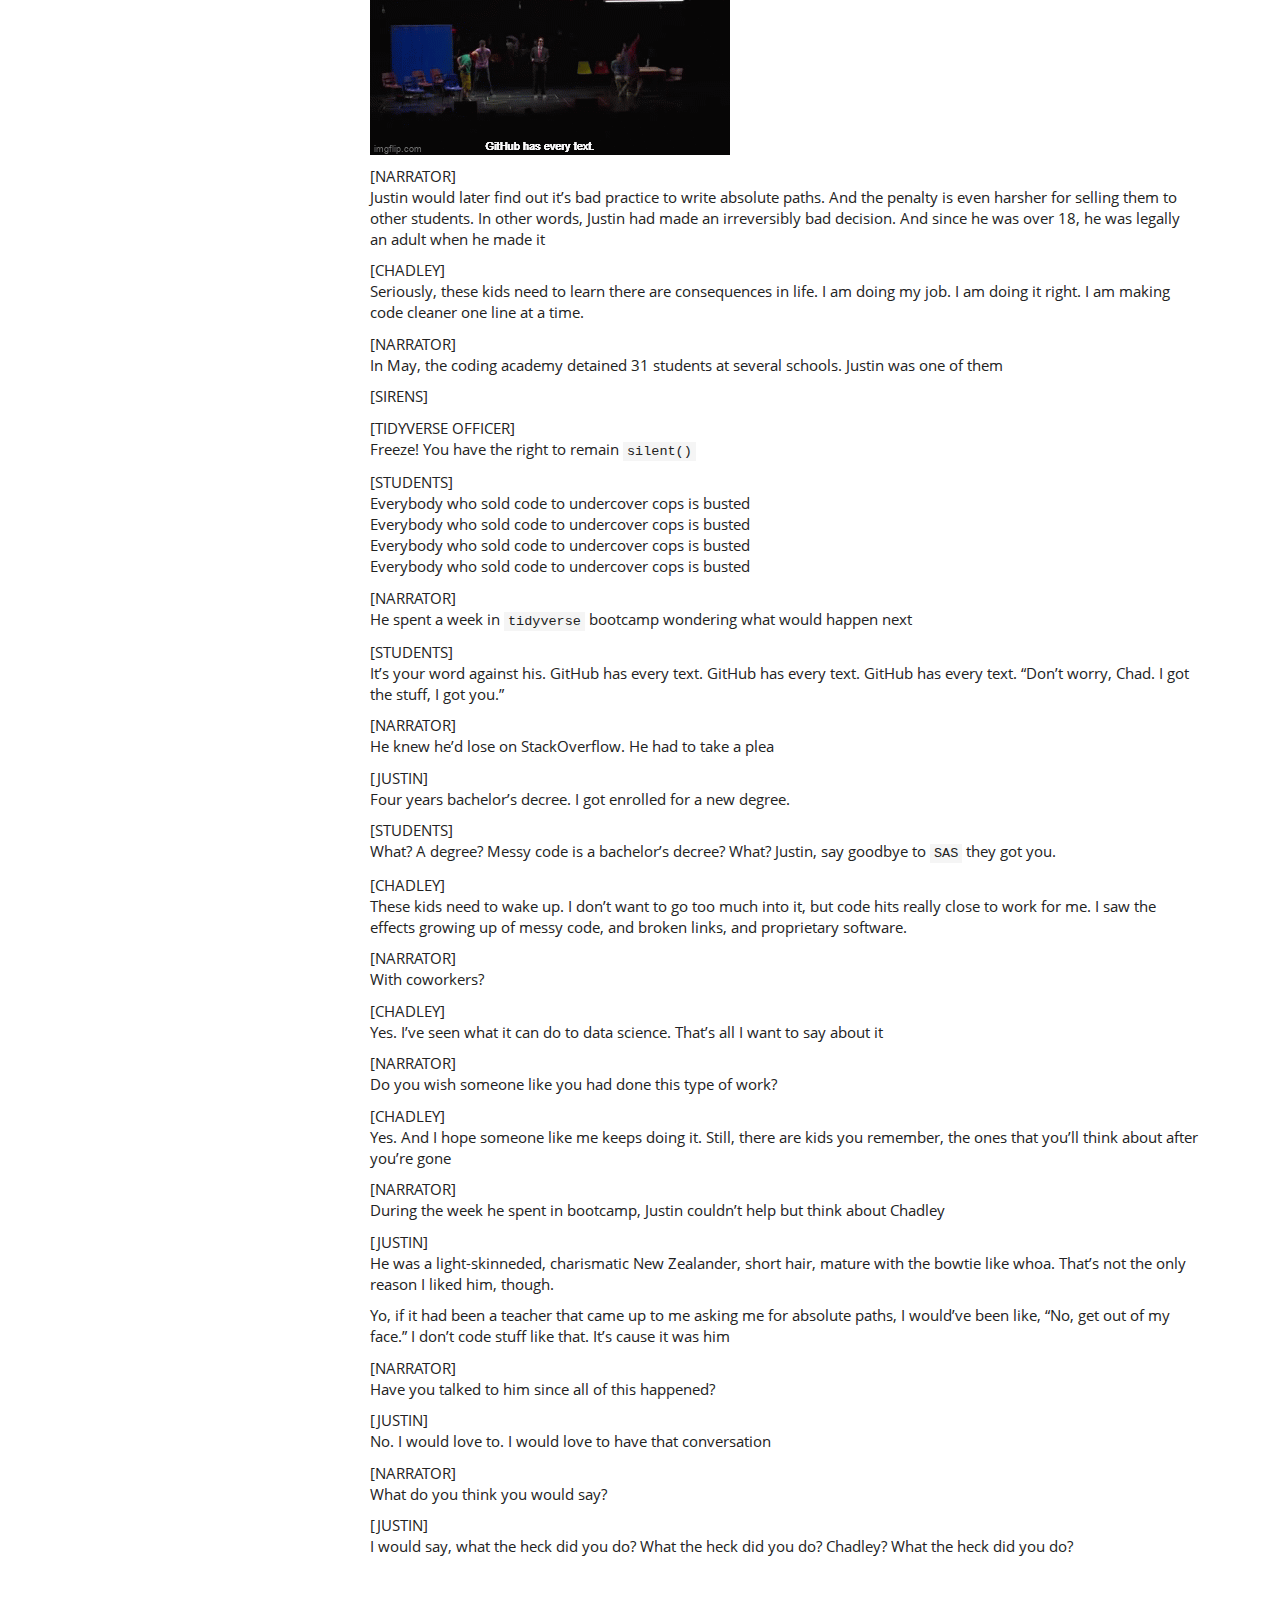
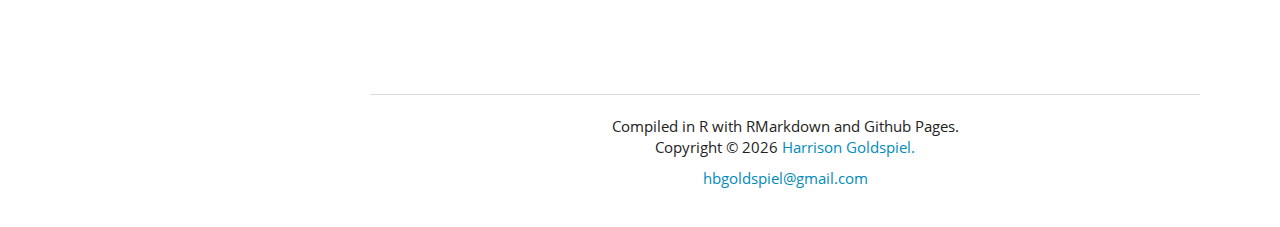
<file: twentyone-chunk-street.html>
<!DOCTYPE html>

<html>

<head>

<meta charset="utf-8" />
<meta name="generator" content="pandoc" />
<meta http-equiv="X-UA-Compatible" content="IE=EDGE" />


<meta name="author" content="Harrison Goldspiel &amp; Clare Peabody" />

<meta name="date" content="2021-08-25" />

<title>21 Chunk Street</title>

<script src="site_libs/header-attrs-2.10/header-attrs.js"></script>
<script src="site_libs/jquery-1.11.3/jquery.min.js"></script>
<meta name="viewport" content="width=device-width, initial-scale=1" />
<link href="site_libs/bootstrap-3.3.5/css/yeti.min.css" rel="stylesheet" />
<script src="site_libs/bootstrap-3.3.5/js/bootstrap.min.js"></script>
<script src="site_libs/bootstrap-3.3.5/shim/html5shiv.min.js"></script>
<script src="site_libs/bootstrap-3.3.5/shim/respond.min.js"></script>
<style>h1 {font-size: 34px;}
       h1.title {font-size: 38px;}
       h2 {font-size: 30px;}
       h3 {font-size: 24px;}
       h4 {font-size: 18px;}
       h5 {font-size: 16px;}
       h6 {font-size: 12px;}
       code {color: inherit; background-color: rgba(0, 0, 0, 0.04);}
       pre:not([class]) { background-color: white }</style>
<script src="site_libs/jqueryui-1.11.4/jquery-ui.min.js"></script>
<link href="site_libs/tocify-1.9.1/jquery.tocify.css" rel="stylesheet" />
<script src="site_libs/tocify-1.9.1/jquery.tocify.js"></script>
<script src="site_libs/navigation-1.1/tabsets.js"></script>
<link href="site_libs/highlightjs-9.12.0/default.css" rel="stylesheet" />
<script src="site_libs/highlightjs-9.12.0/highlight.js"></script>
<link href="site_libs/font-awesome-5.1.0/css/all.css" rel="stylesheet" />
<link href="site_libs/font-awesome-5.1.0/css/v4-shims.css" rel="stylesheet" />

<style type="text/css">
  code{white-space: pre-wrap;}
  span.smallcaps{font-variant: small-caps;}
  span.underline{text-decoration: underline;}
  div.column{display: inline-block; vertical-align: top; width: 50%;}
  div.hanging-indent{margin-left: 1.5em; text-indent: -1.5em;}
  ul.task-list{list-style: none;}
    </style>

<style type="text/css">code{white-space: pre;}</style>
<script type="text/javascript">
if (window.hljs) {
  hljs.configure({languages: []});
  hljs.initHighlightingOnLoad();
  if (document.readyState && document.readyState === "complete") {
    window.setTimeout(function() { hljs.initHighlighting(); }, 0);
  }
}
</script>





<link rel="stylesheet" href="custom.css" type="text/css" />
<link rel="stylesheet" href="academicons-1.8.6/css/academicons.css" type="text/css" />



<style type = "text/css">
.main-container {
  max-width: 940px;
  margin-left: auto;
  margin-right: auto;
}
img {
  max-width:100%;
}
.tabbed-pane {
  padding-top: 12px;
}
.html-widget {
  margin-bottom: 20px;
}
button.code-folding-btn:focus {
  outline: none;
}
summary {
  display: list-item;
}
pre code {
  padding: 0;
}
</style>


<style type="text/css">
.dropdown-submenu {
  position: relative;
}
.dropdown-submenu>.dropdown-menu {
  top: 0;
  left: 100%;
  margin-top: -6px;
  margin-left: -1px;
  border-radius: 0 6px 6px 6px;
}
.dropdown-submenu:hover>.dropdown-menu {
  display: block;
}
.dropdown-submenu>a:after {
  display: block;
  content: " ";
  float: right;
  width: 0;
  height: 0;
  border-color: transparent;
  border-style: solid;
  border-width: 5px 0 5px 5px;
  border-left-color: #cccccc;
  margin-top: 5px;
  margin-right: -10px;
}
.dropdown-submenu:hover>a:after {
  border-left-color: #adb5bd;
}
.dropdown-submenu.pull-left {
  float: none;
}
.dropdown-submenu.pull-left>.dropdown-menu {
  left: -100%;
  margin-left: 10px;
  border-radius: 6px 0 6px 6px;
}
</style>

<script type="text/javascript">
// manage active state of menu based on current page
$(document).ready(function () {
  // active menu anchor
  href = window.location.pathname
  href = href.substr(href.lastIndexOf('/') + 1)
  if (href === "")
    href = "index.html";
  var menuAnchor = $('a[href="' + href + '"]');

  // mark it active
  menuAnchor.tab('show');

  // if it's got a parent navbar menu mark it active as well
  menuAnchor.closest('li.dropdown').addClass('active');

  // Navbar adjustments
  var navHeight = $(".navbar").first().height() + 15;
  var style = document.createElement('style');
  var pt = "padding-top: " + navHeight + "px; ";
  var mt = "margin-top: -" + navHeight + "px; ";
  var css = "";
  // offset scroll position for anchor links (for fixed navbar)
  for (var i = 1; i <= 6; i++) {
    css += ".section h" + i + "{ " + pt + mt + "}\n";
  }
  style.innerHTML = "body {" + pt + "padding-bottom: 40px; }\n" + css;
  document.head.appendChild(style);
});
</script>

<!-- tabsets -->

<style type="text/css">
.tabset-dropdown > .nav-tabs {
  display: inline-table;
  max-height: 500px;
  min-height: 44px;
  overflow-y: auto;
  border: 1px solid #ddd;
  border-radius: 4px;
}

.tabset-dropdown > .nav-tabs > li.active:before {
  content: "";
  font-family: 'Glyphicons Halflings';
  display: inline-block;
  padding: 10px;
  border-right: 1px solid #ddd;
}

.tabset-dropdown > .nav-tabs.nav-tabs-open > li.active:before {
  content: "&#xe258;";
  border: none;
}

.tabset-dropdown > .nav-tabs.nav-tabs-open:before {
  content: "";
  font-family: 'Glyphicons Halflings';
  display: inline-block;
  padding: 10px;
  border-right: 1px solid #ddd;
}

.tabset-dropdown > .nav-tabs > li.active {
  display: block;
}

.tabset-dropdown > .nav-tabs > li > a,
.tabset-dropdown > .nav-tabs > li > a:focus,
.tabset-dropdown > .nav-tabs > li > a:hover {
  border: none;
  display: inline-block;
  border-radius: 4px;
  background-color: transparent;
}

.tabset-dropdown > .nav-tabs.nav-tabs-open > li {
  display: block;
  float: none;
}

.tabset-dropdown > .nav-tabs > li {
  display: none;
}
</style>

<!-- code folding -->



<style type="text/css">

#TOC {
  margin: 25px 0px 20px 0px;
}
@media (max-width: 768px) {
#TOC {
  position: relative;
  width: 100%;
}
}

@media print {
.toc-content {
  /* see https://github.com/w3c/csswg-drafts/issues/4434 */
  float: right;
}
}

.toc-content {
  padding-left: 30px;
  padding-right: 40px;
}

div.main-container {
  max-width: 1200px;
}

div.tocify {
  width: 20%;
  max-width: 260px;
  max-height: 85%;
}

@media (min-width: 768px) and (max-width: 991px) {
  div.tocify {
    width: 25%;
  }
}

@media (max-width: 767px) {
  div.tocify {
    width: 100%;
    max-width: none;
  }
}

.tocify ul, .tocify li {
  line-height: 20px;
}

.tocify-subheader .tocify-item {
  font-size: 0.90em;
}

.tocify .list-group-item {
  border-radius: 0px;
}


</style>



</head>

<body>


<div class="container-fluid main-container">


<!-- setup 3col/9col grid for toc_float and main content  -->
<div class="row">
<div class="col-xs-12 col-sm-4 col-md-3">
<div id="TOC" class="tocify">
</div>
</div>

<div class="toc-content col-xs-12 col-sm-8 col-md-9">




<div class="navbar navbar-default  navbar-fixed-top" role="navigation">
  <div class="container">
    <div class="navbar-header">
      <button type="button" class="navbar-toggle collapsed" data-toggle="collapse" data-target="#navbar">
        <span class="icon-bar"></span>
        <span class="icon-bar"></span>
        <span class="icon-bar"></span>
      </button>
      <a class="navbar-brand" href="index.html">Harrison B. Goldspiel</a>
    </div>
    <div id="navbar" class="navbar-collapse collapse">
      <ul class="nav navbar-nav">
        <li>
  <a href="index.html">
    <span class="glyphicon glyphicon-tent"></span>
     
    Home
  </a>
</li>
<li>
  <a href="research.html">
    <span class="fa fa-frog"></span>
     
    Research
  </a>
</li>
<li>
  <a href="resources.html">
    <span class="fa fa-code"></span>
     
    Resources
  </a>
</li>
<li>
  <a href="blog.html">
    <span class="fa fa-pencil-alt"></span>
     
    Blog
  </a>
</li>
<li class="dropdown">
  <a href="#" class="dropdown-toggle" data-toggle="dropdown" role="button" aria-expanded="false">
    <span class="fa fa-hiking"></span>
     
    Misc.
     
    <span class="caret"></span>
  </a>
  <ul class="dropdown-menu" role="menu">
    <li>
      <a href="twentyone-chunk-street.html">21 Chunk Street</a>
    </li>
    <li>
      <a href="LTjournal_Pt1.html">Long Trail (Pt. 1)</a>
    </li>
    <li>
      <a href="LTjournal_Pt2.html">Long Trail (Pt. 2)</a>
    </li>
    <li>
      <a href="LTjournal_Pt3.html">Long Trail (Pt. 3)</a>
    </li>
  </ul>
</li>
      </ul>
      <ul class="nav navbar-nav navbar-right">
        <li>
  <a href="https://github.com/hgoldspiel">
    <span class="fa fa-github"></span>
     
  </a>
</li>
<li>
  <a href="https://www.researchgate.net/profile/Harrison_Goldspiel">
    <span class="ai ai-researchgate"></span>
     
  </a>
</li>
<li>
  <a href="https://scholar.google.com/citations?user=OCbS0DMAAAAJ&amp;hl=en">
    <span class="fa fa-graduation-cap"></span>
     
  </a>
</li>
<li>
  <a href="http://harryonwheels.tumblr.com/">
    <span class="fa fa-tumblr"></span>
     
  </a>
</li>
<li>
  <a href="https://twitter.com/hbgoldspiel">
    <span class="fa fa-twitter"></span>
     
  </a>
</li>
<li>
  <a href="https://www.linkedin.com/in/harrisongoldspiel/">
    <span class="fa fa-linkedin"></span>
     
  </a>
</li>
      </ul>
    </div><!--/.nav-collapse -->
  </div><!--/.container -->
</div><!--/.navbar -->

<div id="header">



<h1 class="title toc-ignore">21 Chunk Street</h1>
<h3 class="subtitle">A horrible parody of Lin-Manuel Miranda’s NPR musical masterpiece.</h3>
<h4 class="author">Harrison Goldspiel &amp; Clare Peabody</h4>
<h4 class="date">25 August 2021</h4>

</div>


<p>   </p>
<p>In case you haven’t seen the original body of art this play is based off of, please indulge yourself <a href="https://www.youtube.com/watch?v=KgN5bve6S-4&amp;ab_channel=swaggybeans" target="_blank" rel="noopener">here</a>.</p>
<hr />
<div id="what-the-heck-i-gotta-do" class="section level2">
<h2>What The Heck I Gotta Do</h2>
<p><img src="images/whattheheck.gif" /><!-- --></p>
<p>[NARRATOR]<br />
The plan was called Operation C++. And one of the schools included in the plan was Leland Wilkinson Community High School, where a kid named Justin La’Tex—</p>
<p>[JUSTIN]<br />
That’s me</p>
<p>[NARRATOR]<br />
—an 18-year-old honor roll student—</p>
<p>[JUSTIN]<br />
I get straight A’s, man</p>
<p>[NARRATOR]<br />
—was in the last semester of his senior year. Justin could hardly believe his luck when a very enthusiastic Kiwi wearing a bowtie showed up</p>
<p>[JUSTIN]<br />
It’s Chadleyyyyyy!</p>
<p>[NARRATOR]<br />
In not one but two of his classes</p>
<p>[STUDENTS]<br />
It’s Chadleyyyyyy!</p>
<p>[NARRATOR]<br />
He sat in front of him. He switched seats</p>
<p>[STUDENTS]<br />
It’s Chadleyyyyyy!</p>
<p>[NARRATOR]<br />
The full name he used was—</p>
<p>[STUDENTS]<br />
Chadley Pickhaaammm!</p>
<p>[NARRATOR]<br />
Justin, what drew you to Chadley initially?</p>
<p>[JUSTIN]<br />
Man, he used to make these charts in class<br />
He was a light-skinneded charismatic-New Zealander—<br />
Short hair, mature with the bowtie like whoa</p>
<p>[STUDENTS]<br />
Like, whoa</p>
<p>[JUSTIN]<br />
That’s not the only reason I liked him, though<br />
He said he moved with his partner to Texas from Auckland</p>
<p>[STUDENTS]<br />
Where R was made!</p>
<p>[JUSTIN]<br />
His code was fly. So I said, hi<br />
He seemed to abhor loops made of <code>for</code></p>
<p>[STUDENTS]<br />
<code>for</code>, <code>for</code>, <code>for</code>!</p>
<p>[JUSTIN]<br />
And I was like, what the heck I gotta do to <code>tidy</code> you?</p>
<p>[STUDENTS]<br />
What the heck I gotta do?</p>
<p>[JUSTIN]<br />
What the heck I gotta do to wrangle you?</p>
<p>[STUDENTS]<br />
What the heck I gotta do?</p>
<p>[JUSTIN]<br />
What function do I need for this to plot for me?</p>
<p>[NARRATOR]<br />
You told him all this in class?</p>
<p>[JUSTIN]<br />
Yeah. Well, I messaged him! Y’know, I was like, what the heck I gotta do to <code>tidy()</code> you?</p>
<p>[STUDENTS]<br />
<code>filter()</code> <code>group_by()</code> <code>mutate()</code>!</p>
<p>[JUSTIN]<br />
What the heck I gotta do to wrangle you?</p>
<p>[STUDENTS]<br />
<code>melt()</code> <code>dcast()</code> <code>lapply()</code>!</p>
<p>[JUSTIN]<br />
What function do I need for this to plot for me?</p>
<p>[CHADLEY]<br />
<code>ggplot()</code></p>
<p>[JUSTIN]<br />
Yes! Next thing you know, we’re coding day and night. I trust him right away.</p>
<p>[STUDENTS]<br />
Like, whoa!</p>
<p>[JUSTIN]<br />
Hey, yo. I never met anyone like him, bro. Yo, he listens to all my problems. I let him <code>tidy()</code> all my data. And then I lay it all on the line. And he was like—</p>
<p>[STUDENTS]<br />
No, no—</p>
<p>[JUSTIN]<br />
No! He didn’t say no exactly. I don’t know</p>
<p>[STUDENTS]<br />
No, no, no, no!</p>
<p>[JUSTIN]<br />
Yeah, I was surprised. I’m a pretty great guy</p>
<p>[STUDENTS]<br />
So? So?</p>
<p>[JUSTIN]<br />
So, I decided I needed to step my game up</p>
<p>[STUDENTS]<br />
Oh, oh, oh, oh</p>
<p>[JUSTIN]<br />
It’s too late to be shy. And so I got in front of the whole class one day, and sang to him. I was like, what the heck I gotta do to code with you?</p>
<p>[STUDENTS]<br />
What the heck I gotta do?</p>
<p>[JUSTIN]<br />
What the heck I gotta do to plot with you?</p>
<p>[STUDENTS]<br />
What the heck I gotta do?</p>
<p>[JUSTIN]<br />
Who do I have to be for you to make a package for me!</p>
<p>[NARRATOR]<br />
You asked him to write a package?</p>
<p>[JUSTIN]<br />
Yeah! I danced and everything</p>
<p>[STUDENTS]<br />
Oh Chadleeeyyy!</p>
<p>[JUSTIN]<br />
Oh Chadley! I know there’s a reason you make <code>tibbles</code> for me</p>
<p>[STUDENTS]<br />
Oh Chadley!</p>
<p>[STUDENTS]<br />
Oh Chadley! I know there’s a reason this isn’t <code>base</code>, it’s super tidy!</p>
<p>[STUDENTS]<br />
Oh Chadley!</p>
<p>[JUSTIN]<br />
Oh Chadley! You know me! Will you go make a package for me!</p>
<p>[CHADLEY]<br />
I’ll think about it</p>
<p>[STUDENTS]<br />
He’ll think about it. He’ll think about it. He’ll think about it. He’ll think about</p>
<p>[JUSTIN]<br />
He said he’d think about it</p>
<p>[STUDENTS]<br />
He’ll think about it</p>
<p>[JUSTIN]<br />
He’ll think about it</p>
<p>[STUDENTS]<br />
Think about it</p>
<p>[JUSTIN]<br />
He’ll think about it</p>
<p>[STUDENTS]<br />
He’ll think about it. He’ll think about it</p>
<p>[JUSTIN]<br />
Yes!</p>
<hr />
</div>
<div id="one-line" class="section level2">
<h2>One Line</h2>
<p><img src="images/javaandC.gif" /><!-- --></p>
<p>[CHADLEY]<br />
I didn’t say yes. I didn’t say I’ll think about it. I can’t tell my real name or how I convinced the school administrator to allow a full-grown adult to attend their high school, but I can confirm that I was asked to make a package for a student.</p>
<p>[NARRATOR]<br />
Chadley Pickham was 35 years old and a new recruit at the Houston Tidyverse Academy.</p>
<p>[CHADLEY]<br />
My assignment: to pose as a senior and find out who’s writing, who’s coding. Mostly <code>Java</code> and <code>C</code>, you would not believe how easy it is to code in <code>Java</code> and <code>C</code>.</p>
<p>[NARRATOR]<br />
What’s the hardest part?</p>
<p>[CHADLEY]<br />
Pssh—the library. Imagine hundreds of teenagers pushing and pulling full speed. And the lack of style guides. Let’s just say I would bake at the end of the day. Seriously, these kids need to learn there are consequences in life. If I’m doing my job and I’m doing it right, I am making code cleaner one line at a time.</p>
<p>[NARRATOR]<br />
So he asked you to write a package?</p>
<p>[CHADLEY]<br />
Right. I gave every excuse. I said it’s too derivative, which is totally true, by the way. I told him, look, I’m just learning American History, I wouldn’t feel comfortable doing all that work. And it’s true you make friends on the job, then it ends. You meet kids who are sensitive, smart, and defenseless. Those are the ones you remember, the ones that you think about after you’re gone.</p>
<p>Seriously, these kids need to learn there are consequences in life. If I’m doing my job and I’m doing it right, I am making code cleaning one line at a time.</p>
<p>[NARRATOR]<br />
Meanwhile—</p>
<p>[JUSTIN]<br />
What the heck I gotta do to <code>tidy()</code> you?</p>
<p>[STUDENTS]<br />
What the heck I gotta do?</p>
<p>[JUSTIN]<br />
Tell me who I gotta be for you to code with me</p>
<p>[CHADLEY]<br />
Do you set?</p>
<p>[JUSTIN]<br />
What?</p>
<p>[CHADLEY]<br />
Do you <code>setwd()</code>?</p>
<p>[JUSTIN]<br />
No, I don’t. But if that’s what you need, I can do that for you. I can set the directory.</p>
<p>[CHADLEY]<br />
You would set that for me?</p>
<p>[JUSTIN]<br />
I can be your guy. Oh, yes!</p>
<p>[CHADLEY]<br />
Seriously, these kids need to learn there are consequences in life</p>
<p>[JUSTIN]<br />
I’ll set whatever you need!</p>
<p>[CHADLEY]<br />
If I’m doing my job and I’m doing it right, I am making code cleaner one line at a time.</p>
<p>[NARRATOR]<br />
What are you thinking as you’re trying to get this directory to set for him?</p>
<p>[JUSTIN]<br />
I’m thinking, what the heck am I doing? Cause I don’t set directories like that.</p>
<p>[NARRATOR]<br />
So what did you do?</p>
<hr />
</div>
<div id="folder" class="section level2">
<h2>Folder</h2>
<p><img src="images/folder.gif" /><!-- --></p>
<p>[JUSTIN]<br />
I set a path to a folder in another folder of a subfolder to another drive, which set a path to a couple dozen folders until it became live.</p>
<p>[FOLDER 1]<br />
My folder Justin’s looking for a little something-something for a certain someone, some boy he wants to be packaging</p>
<p>[FOLDERS]<br />
Everybody’s got a folder that can hook them up with something<br />
Everybody’s got a folder that can hook them up with something</p>
<p>[FOLDER 2]<br />
We were just discussing our folder of Justin. Wasn’t Justin’s folder the folder that downloaded that virus, that got all the other folders buzzin’?</p>
<p>[FOLDER 3]<br />
Are we close to our folder of Justin? Are we supposed to trust him?</p>
<p>[FOLDER 1]<br />
Are we thugs to our folder of Justin? We don’t set absolute paths, man</p>
<p>[FOLDERS]<br />
Everybody’s got a folder that can hook them up with something<br />
Everybody’s got a folder that can hook them up with something</p>
<p>[CHADLEY]<br />
Did you set it yet?</p>
<p>[JUSTIN]<br />
No, I’m about to set it</p>
<p>[CHADLEY]<br />
Is your directory open?</p>
<p>[JUSTIN]<br />
I got you, Chad. Don’t sweat it</p>
<p>[CHADLEY]<br />
Let me know when you set it</p>
<p>[JUSTIN]<br />
As soon as I can</p>
<p>[CHADLEY]<br />
I’ll find a way to repay you, Justin</p>
<p>[JUSTIN]<br />
Oh, man!</p>
<p>[FOLDER 2]<br />
Yo, what is up with this fussin’? This isn’t up for discussion. This is our folder coming to us. He’s our drive, and we love him</p>
<p>[FOLDER 3]<br />
Ah, look at Justin. He blushing</p>
<p>[FOLDER 2]<br />
Our little Justin is crushing</p>
<p>[FOLDER 3]<br />
Sorry for rushing to judgement</p>
<p>[FOLDER 1]<br />
Why should we open this path?</p>
<p>[JUSTIN]<br />
GitHub!</p>
<p>[FOLDERS]<br />
What?</p>
<p>[JUSTIN]<br />
Only if you believe in GitHub. GitHub!</p>
<p>[FOLDERS]<br />
GitHub! GitHub! Only if you believe in GitHub</p>
<p>[FOLDER 2]<br />
Get him the path</p>
<p>[JUSTIN]<br />
I write my path in twenty-five characters, I’m sweating buckets. My folder shows some little file icons. I set it for you</p>
<p>[CHADLEY]<br />
😍 Cool</p>
<p>[JUSTIN]<br />
You want that code now?</p>
<p>[CHADLEY]<br />
See you at school</p>
<p>[FOLDERS]<br />
Everybody’s got a folder that can hook them up with something<br />
Everybody’s got a folder that can hook them up with something<br />
Everybody’s got a folder that can hook them up with something<br />
Everybody’s got a folder that can hook them up with something</p>
<div class="row">
<div class="col-md-6">
<p><br> [JUSTIN]<br />
GitHuuuuub!</p>
<p>[JUSTIN]<br />
Only if you believe in GitHuuuuub!</p>
</div>
<div class="col-md-6">
<p><br> [FOLDERS]<br />
Everybody’s got a folder that can hook them up with something<br />
Everybody’s got a folder that can hook them up with something<br />
Everybody’s got a folder that can hook them up with something<br />
Everybody’s got a folder that can hook them up with something.</p>
</div>
</div>
<hr />
</div>
<div id="the-money" class="section level2">
<h2>The Money</h2>
<p><img src="images/money.gif" /><!-- --></p>
<p>[NARRATOR]<br />
The next day, Justin brought a flash drive of <code>R</code> files to school for Chadley</p>
<p>[JUSTIN]<br />
And I was like, oh my god, I’m actually gonna do this. So we was in class, and I sat down right next to him. And he was like—</p>
<p>[CHADLEY]<br />
Justin, do you have it?</p>
<p>[JUSTIN]<br />
Yeah, I do. And I was like, you know what? We’re going to wait for a few. Because I didn’t want to be like, oh hey, and just slide it in his hand or whatever. So we waited</p>
<p><em>Wood blocks tick-tocking</em></p>
<p>[JUSTIN]<br />
And he was like—</p>
<p>[CHADLEY]<br />
Okay, put it in my laptop</p>
<p>[JUSTIN]<br />
So I slid it right in there. And then he was like—</p>
<p>[CHADLEY]<br />
Okay, here. Take the money. Justin, take the money.</p>
<p>[JUSTIN]<br />
I don’t want your money.<br />
I wrote this code for you. Keep your money.<br />
There’s nothing I won’t do for you. I’ll come through for you every time—just in time</p>
<div class="row">
<div class="col-md-4">
<p><br> [CHADLEY]<br />
Justin, listen<br />
Please, just take the money<br />
</p>
<p>You’re making me feel guilty. Take the money<br />
</p>
<p>You really did come through for me<br />
</p>
<p>There’s only one last thing you need to do for me<br />
Take the money<br />
Take the money<br />
Take the money<br />
</p>
<p>The teacher’s coming<br />
Take this money, Justin<br />
</p>
<p>We aren’t done. Please take this money, Justin<br />
</p>
<p>Take the money<br />
</p>
<p>Take the money.<br />
Take this money, Justin.</p>
</div>
<div class="col-md-4">
<p><br> [JUSTIN]<br />
Chadley, I know there’s a reason you were transferred here to me</p>
<p>Chadley, I know there’s a reason. This isn’t luck, it’s destiny</p>
<p>Chadley<br />
<br />
You know me I will be there<br />
just in time<br />
Every time<br />
Anytime</p>
<p>I don’t want your money</p>
<p>I wrote this code for you</p>
<p>Keep your money</p>
<p>There’s nothing I won’t do for you.<br />
I’ll come through for you</p>
<p>Every time</p>
<p>Anytime</p>
<p>Just in time.</p>
</div>
<div class="col-md-4">
<p><br> [STUDENTS]<br />
<br />
<br />
<br />
<br />
<br />
<br />
<br />
<br />
<br />
<br />
<br />
</p>
<p>Chadley<br />
<br />
<br />
</p>
<p>Chadley<br />
<br />
<br />
</p>
<p>Chadley<br />
<br />
<br />
</p>
<p>Chadley</p>
</div>
</div>
<hr />
</div>
<div id="epilogue" class="section level2">
<h2>Epilogue</h2>
<p><img src="images/github.gif" /><!-- --></p>
<p>[NARRATOR]<br />
Justin would later find out it’s bad practice to write absolute paths. And the penalty is even harsher for selling them to other students. In other words, Justin had made an irreversibly bad decision. And since he was over 18, he was legally an adult when he made it</p>
<p>[CHADLEY]<br />
Seriously, these kids need to learn there are consequences in life. I am doing my job. I am doing it right. I am making code cleaner one line at a time.</p>
<p>[NARRATOR]<br />
In May, the coding academy detained 31 students at several schools. Justin was one of them</p>
<p>[SIRENS]<br />
</p>
<p>[TIDYVERSE OFFICER]<br />
Freeze! You have the right to remain <code>silent()</code></p>
<p>[STUDENTS]<br />
Everybody who sold code to undercover cops is busted<br />
Everybody who sold code to undercover cops is busted<br />
Everybody who sold code to undercover cops is busted<br />
Everybody who sold code to undercover cops is busted<br />
</p>
<p>[NARRATOR]<br />
He spent a week in <code>tidyverse</code> bootcamp wondering what would happen next</p>
<p>[STUDENTS]<br />
It’s your word against his. GitHub has every text. GitHub has every text. GitHub has every text. “Don’t worry, Chad. I got the stuff, I got you.”</p>
<p>[NARRATOR]<br />
He knew he’d lose on StackOverflow. He had to take a plea</p>
<p>[JUSTIN]<br />
Four years bachelor’s decree. I got enrolled for a new degree.</p>
<p>[STUDENTS]<br />
What? A degree? Messy code is a bachelor’s decree? What? Justin, say goodbye to <code>SAS</code> they got you.</p>
<p>[CHADLEY]<br />
These kids need to wake up. I don’t want to go too much into it, but code hits really close to work for me. I saw the effects growing up of messy code, and broken links, and proprietary software.</p>
<p>[NARRATOR]<br />
With coworkers?</p>
<p>[CHADLEY]<br />
Yes. I’ve seen what it can do to data science. That’s all I want to say about it</p>
<p>[NARRATOR]<br />
Do you wish someone like you had done this type of work?</p>
<p>[CHADLEY]<br />
Yes. And I hope someone like me keeps doing it. Still, there are kids you remember, the ones that you’ll think about after you’re gone</p>
<p>[NARRATOR]<br />
During the week he spent in bootcamp, Justin couldn’t help but think about Chadley</p>
<p>[JUSTIN]<br />
He was a light-skinneded, charismatic New Zealander, short hair, mature with the bowtie like whoa. That’s not the only reason I liked him, though.</p>
<p>Yo, if it had been a teacher that came up to me asking me for absolute paths, I would’ve been like, “No, get out of my face.” I don’t code stuff like that. It’s cause it was him</p>
<p>[NARRATOR]<br />
Have you talked to him since all of this happened?</p>
<p>[JUSTIN]<br />
No. I would love to. I would love to have that conversation</p>
<p>[NARRATOR]<br />
What do you think you would say?</p>
<p>[JUSTIN]<br />
I would say, what the heck did you do? What the heck did you do? Chadley? What the heck did you do?</p>
</div>

<br />
<br />
<br />
<br />

&nbsp;

<hr />
<p style="text-align: center;">Compiled in R with RMarkdown and Github Pages.<br />
Copyright &copy; <span id="year"></span><a href="https://github.com/hgoldspiel/"> Harrison Goldspiel.</a></p>
<p style="text-align: center;"><span style="color: #808080;"><a href="mailto:hbgoldspiel@gmail.com">hbgoldspiel@gmail.com</a></span></p>

<br>

<script>
    document.getElementById("year").innerHTML = new Date().getFullYear();
</script>

<div class="tocify-extend-page" data-unique="tocify-extend-page" style="height: 0;"></div>


</div>
</div>

</div>

<script>

// add bootstrap table styles to pandoc tables
function bootstrapStylePandocTables() {
  $('tr.odd').parent('tbody').parent('table').addClass('table table-condensed');
}
$(document).ready(function () {
  bootstrapStylePandocTables();
});


</script>

<!-- tabsets -->

<script>
$(document).ready(function () {
  window.buildTabsets("TOC");
});

$(document).ready(function () {
  $('.tabset-dropdown > .nav-tabs > li').click(function () {
    $(this).parent().toggleClass('nav-tabs-open');
  });
});
</script>

<!-- code folding -->

<script>
$(document).ready(function ()  {

    // temporarily add toc-ignore selector to headers for the consistency with Pandoc
    $('.unlisted.unnumbered').addClass('toc-ignore')

    // move toc-ignore selectors from section div to header
    $('div.section.toc-ignore')
        .removeClass('toc-ignore')
        .children('h1,h2,h3,h4,h5').addClass('toc-ignore');

    // establish options
    var options = {
      selectors: "h1,h2,h3",
      theme: "bootstrap3",
      context: '.toc-content',
      hashGenerator: function (text) {
        return text.replace(/[.\\/?&!#<>]/g, '').replace(/\s/g, '_');
      },
      ignoreSelector: ".toc-ignore",
      scrollTo: 0
    };
    options.showAndHide = true;
    options.smoothScroll = true;

    // tocify
    var toc = $("#TOC").tocify(options).data("toc-tocify");
});
</script>

<!-- dynamically load mathjax for compatibility with self-contained -->
<script>
  (function () {
    var script = document.createElement("script");
    script.type = "text/javascript";
    script.src  = "https://mathjax.rstudio.com/latest/MathJax.js?config=TeX-AMS-MML_HTMLorMML";
    document.getElementsByTagName("head")[0].appendChild(script);
  })();
</script>

</body>
</html>
</file>
<file: site_libs/highlightjs-9.12.0/default.css>
.hljs-literal {
  color: #990073;
}

.hljs-number {
  color: #099;
}

.hljs-comment {
  color: #998;
  font-style: italic;
}

.hljs-keyword {
  color: #900;
  font-weight: bold;
}

.hljs-string {
  color: #d14;
}
</file>
<file: custom.css>
footer {
       position: absolute;
       bottom:0; 
}

img {
    image-orientation: from-image;
}

.caption {
  font-size: 0.8em;
  font-style: italic;
  color: grey;
}
</file>
<file: academicons-1.8.6/css/academicons.css>
/*
 *  Academicons 1.8.6 by James Walsh (https://github.com/jpswalsh) and Katja Bercic (https://github.com/katjabercic)
 *  Fonts generated using the IcoMoon app - http://icomoon.io/app
 *  Square icons designed to be used alongside Font Awesome square icons - https://fortawesome.github.io/Font-Awesome/
 *  Licenses - Font: SIL OFL 1.1, CSS: MIT License
 */
@font-face {
    font-family: 'Academicons';
    src:url('../fonts/academicons.eot?v=1.8.6');
    src:url('../fonts/academicons.eot?v=1.8.6') format('embedded-opentype'),
        url('../fonts/academicons.ttf?v=1.8.6') format('truetype'),
        url('../fonts/academicons.woff?v=1.8.6') format('woff'),
        url('../fonts/academicons.svg?v=1.8.6#academicons') format('svg');
    font-weight: normal;
    font-style: normal;
}
.ai {
	display:inline-block;
	font:normal normal normal 14px/1 Academicons;
	font-size:inherit;
	text-rendering:auto;
	-webkit-font-smoothing:antialiased;
	-moz-osx-font-smoothing:grayscale;
}
.ai-academia:before {
  content: "\e9af";
}
.ai-academia-square:before {
  content: "\e93d";
}
.ai-acclaim:before {
  content: "\e92e";
}
.ai-acclaim-square:before {
  content: "\e93a";
}
.ai-acm:before {
  content: "\e93c";
}
.ai-acm-square:before {
  content: "\e95d";
}
.ai-acmdl:before {
  content: "\e96a";
}
.ai-acmdl-square:before {
  content: "\e9d3";
}
.ai-ads:before {
  content: "\e9cb";
}
.ai-ads-square:before {
  content: "\e94a";
}
.ai-arxiv:before {
  content: "\e974";
}
.ai-arxiv-square:before {
  content: "\e9a6";
}
.ai-biorxiv:before {
  content: "\e9a2";
}
.ai-biorxiv-square:before {
  content: "\e98b";
}
.ai-ceur:before {
  content: "\e96d";
}
.ai-ceur-square:before {
  content: "\e92f";
}
.ai-coursera:before {
  content: "\e95f";
}
.ai-coursera-square:before {
  content: "\e97f";
}
.ai-cv:before {
  content: "\e9a5";
}
.ai-cv-square:before {
  content: "\e90a";
}
.ai-dataverse:before {
  content: "\e9f7";
}
.ai-dataverse-square:before {
  content: "\e9e4";
}
.ai-dblp:before {
  content: "\e94f";
}
.ai-dblp-square:before {
  content: "\e93f";
}
.ai-depsy:before {
  content: "\e97a";
}
.ai-depsy-square:before {
  content: "\e94b";
}
.ai-doi:before {
  content: "\e97e";
}
.ai-doi-square:before {
  content: "\e98f";
}
.ai-dryad:before {
  content: "\e97c";
}
.ai-dryad-square:before {
  content: "\e98c";
}
.ai-figshare:before {
  content: "\e981";
}
.ai-figshare-square:before {
  content: "\e9e7";
}
.ai-google-scholar:before {
  content: "\e9d4";
}
.ai-google-scholar-square:before {
  content: "\e9f9";
}
.ai-ideas-repec:before {
  content: "\e9ed";
}
.ai-ideas-repec-square:before {
  content: "\e9f8";
}
.ai-ieee:before {
  content: "\e929";
}
.ai-ieee-square:before {
  content: "\e9b9";
}
.ai-impactstory:before {
  content: "\e9cf";
}
.ai-impactstory-square:before {
  content: "\e9aa";
}
.ai-inspire:before {
  content: "\e9e9";
}
.ai-inspire-square:before {
  content: "\e9fe";
}
.ai-lattes:before {
  content: "\e9b3";
}
.ai-lattes-square:before {
  content: "\e99c";
}
.ai-mathoverflow:before {
  content: "\e9f6";
}
.ai-mathoverflow-square:before {
  content: "\e97b";
}
.ai-mendeley:before {
  content: "\e9f0";
}
.ai-mendeley-square:before {
  content: "\e9f3";
}
.ai-open-access:before {
  content: "\e939";
}
.ai-open-access-square:before {
  content: "\e9f4";
}
.ai-orcid:before {
  content: "\e9d9";
}
.ai-orcid-square:before {
  content: "\e9c3";
}
.ai-osf:before {
  content: "\e9ef";
}
.ai-osf-square:before {
  content: "\e931";
}
.ai-overleaf:before {
  content: "\e914";
}
.ai-overleaf-square:before {
  content: "\e98d";
}
.ai-philpapers:before {
  content: "\e98a";
}
.ai-philpapers-square:before {
  content: "\e96f";
}
.ai-piazza:before {
  content: "\e99a";
}
.ai-piazza-square:before {
  content: "\e90c";
}
.ai-publons:before {
  content: "\e937";
}
.ai-publons-square:before {
  content: "\e94e";
}
.ai-pubmed:before {
  content: "\e99f";
}
.ai-pubmed-square:before {
  content: "\e97d";
}
.ai-researcherid:before {
  content: "\e91a";
}
.ai-researcherid-square:before {
  content: "\e95c";
}
.ai-researchgate:before {
  content: "\e95e";
}
.ai-researchgate-square:before {
  content: "\e99e";
}
.ai-scirate:before {
  content: "\e98e";
}
.ai-scirate-square:before {
  content: "\e99d";
}
.ai-semantic-scholar:before {
  content: "\e96e";
}
.ai-semantic-scholar-square:before {
  content: "\e96c";
}
.ai-springer:before {
  content: "\e928";
}
.ai-springer-square:before {
  content: "\e99b";
}
.ai-zotero:before {
  content: "\e962";
}
.ai-zotero-square:before {
  content: "\e932";
}
/*  Duplication of the FontAwesome style classes using 'ai' in place of 'fa'. */
.ai-lg {
  font-size: 1.33333333em;
  line-height: 0.75em;
  vertical-align: -15%;
}
.ai-2x {
  font-size: 2em;
}
.ai-3x {
  font-size: 3em;
}
.ai-4x {
  font-size: 4em;
}
.ai-5x {
  font-size: 5em;
}
.ai-fw {
  width: 1.28571429em;
  text-align: center;
}
.ai-ul {
  padding-left: 0;
  margin-left: 2.14285714em;
  list-style-type: none;
}
.ai-ul > li {
  position: relative;
}
.ai-li {
  position: absolute;
  left: -2.14285714em;
  width: 2.14285714em;
  top: 0.14285714em;
  text-align: center;
}
.ai-li.fa-lg {
  left: -1.85714286em;
}
.ai-border {
  padding: .2em .25em .15em;
  border: solid 0.08em #eeeeee;
  border-radius: .1em;
}
.ai-pull-left {
  float: left;
}
.ai-pull-right {
  float: right;
}
.ai.fa-pull-left {
  margin-right: .3em;
}
.ai.fa-pull-right {
  margin-left: .3em;
}
/*  
 *  Repeat of the FontAwesome style classes to prevent override if academicons.css
 *  is called after font-awesome.css.
 */
.fa-lg {
  font-size: 1.33333333em;
  line-height: 0.75em;
  vertical-align: -15%;
}
.fa-2x {
  font-size: 2em;
}
.fa-3x {
  font-size: 3em;
}
.fa-4x {
  font-size: 4em;
}
.fa-5x {
  font-size: 5em;
}
.fa-fw {
  width: 1.28571429em;
  text-align: center;
}
.fa-ul {
  padding-left: 0;
  margin-left: 2.14285714em;
  list-style-type: none;
}
.fa-ul > li {
  position: relative;
}
.fa-li {
  position: absolute;
  left: -2.14285714em;
  width: 2.14285714em;
  top: 0.14285714em;
  text-align: center;
}
.fa-li.fa-lg {
  left: -1.85714286em;
}
.fa-border {
  padding: .2em .25em .15em;
  border: solid 0.08em #eeeeee;
  border-radius: .1em;
}
.fa-pull-left {
  float: left;
}
.fa-pull-right {
  float: right;
}
.fa.fa-pull-left {
  margin-right: .3em;
}
.fa.fa-pull-right {
  margin-left: .3em;
}
</file>
<file: site_libs/bootstrap-3.3.5/css/yeti.min.css>
@font-face {
  font-family: 'Open Sans';
  font-style: normal;
  font-weight: 300;
  src: url(fonts/OpenSansLight.ttf) format('truetype');
}
@font-face {
  font-family: 'Open Sans';
  font-style: normal;
  font-weight: 400;
  src: url(fonts/OpenSans.ttf) format('truetype');
}
@font-face {
  font-family: 'Open Sans';
  font-style: normal;
  font-weight: 700;
  src: url(fonts/OpenSansBold.ttf) format('truetype');
}
@font-face {
  font-family: 'Open Sans';
  font-style: italic;
  font-weight: 300;
  src: url(fonts/OpenSansLightItalic.ttf) format('truetype');
}
@font-face {
  font-family: 'Open Sans';
  font-style: italic;
  font-weight: 400;
  src: url(fonts/OpenSansItalic.ttf) format('truetype');
}
@font-face {
  font-family: 'Open Sans';
  font-style: italic;
  font-weight: 700;
  src: url(fonts/OpenSansBoldItalic.ttf) format('truetype');
}


/*!
 * bootswatch v3.3.6
 * Homepage: http://bootswatch.com
 * Copyright 2012-2015 Thomas Park
 * Licensed under MIT
 * Based on Bootstrap
*//*!
 * Bootstrap v3.3.6 (http://getbootstrap.com)
 * Copyright 2011-2015 Twitter, Inc.
 * Licensed under MIT (https://github.com/twbs/bootstrap/blob/master/LICENSE)
 *//*! normalize.css v3.0.3 | MIT License | github.com/necolas/normalize.css */html{font-family:sans-serif;-ms-text-size-adjust:100%;-webkit-text-size-adjust:100%}body{margin:0}article,aside,details,figcaption,figure,footer,header,hgroup,main,menu,nav,section,summary{display:block}audio,canvas,progress,video{display:inline-block;vertical-align:baseline}audio:not([controls]){display:none;height:0}[hidden],template{display:none}a{background-color:transparent}a:active,a:hover{outline:0}abbr[title]{border-bottom:1px dotted}b,strong{font-weight:bold}dfn{font-style:italic}h1{font-size:2em;margin:0.67em 0}mark{background:#ff0;color:#000}small{font-size:80%}sub,sup{font-size:75%;line-height:0;position:relative;vertical-align:baseline}sup{top:-0.5em}sub{bottom:-0.25em}img{border:0}svg:not(:root){overflow:hidden}figure{margin:1em 40px}hr{-webkit-box-sizing:content-box;-moz-box-sizing:content-box;box-sizing:content-box;height:0}pre{overflow:auto}code,kbd,pre,samp{font-family:monospace, monospace;font-size:1em}button,input,optgroup,select,textarea{color:inherit;font:inherit;margin:0}button{overflow:visible}button,select{text-transform:none}button,html input[type="button"],input[type="reset"],input[type="submit"]{-webkit-appearance:button;cursor:pointer}button[disabled],html input[disabled]{cursor:default}button::-moz-focus-inner,input::-moz-focus-inner{border:0;padding:0}input{line-height:normal}input[type="checkbox"],input[type="radio"]{-webkit-box-sizing:border-box;-moz-box-sizing:border-box;box-sizing:border-box;padding:0}input[type="number"]::-webkit-inner-spin-button,input[type="number"]::-webkit-outer-spin-button{height:auto}input[type="search"]{-webkit-appearance:textfield;-webkit-box-sizing:content-box;-moz-box-sizing:content-box;box-sizing:content-box}input[type="search"]::-webkit-search-cancel-button,input[type="search"]::-webkit-search-decoration{-webkit-appearance:none}fieldset{border:1px solid #c0c0c0;margin:0 2px;padding:0.35em 0.625em 0.75em}legend{border:0;padding:0}textarea{overflow:auto}optgroup{font-weight:bold}table{border-collapse:collapse;border-spacing:0}td,th{padding:0}/*! Source: https://github.com/h5bp/html5-boilerplate/blob/master/src/css/main.css */@media print{*,*:before,*:after{background:transparent !important;color:#000 !important;-webkit-box-shadow:none !important;box-shadow:none !important;text-shadow:none !important}a,a:visited{text-decoration:underline}a[href]:after{content:" (" attr(href) ")"}abbr[title]:after{content:" (" attr(title) ")"}a[href^="#"]:after,a[href^="javascript:"]:after{content:""}pre,blockquote{border:1px solid #999;page-break-inside:avoid}thead{display:table-header-group}tr,img{page-break-inside:avoid}img{max-width:100% !important}p,h2,h3{orphans:3;widows:3}h2,h3{page-break-after:avoid}.navbar{display:none}.btn>.caret,.dropup>.btn>.caret{border-top-color:#000 !important}.label{border:1px solid #000}.table{border-collapse:collapse !important}.table td,.table th{background-color:#fff !important}.table-bordered th,.table-bordered td{border:1px solid #ddd !important}}@font-face{font-family:'Glyphicons Halflings';src:url('../fonts/glyphicons-halflings-regular.eot');src:url('../fonts/glyphicons-halflings-regular.eot?#iefix') format('embedded-opentype'),url('../fonts/glyphicons-halflings-regular.woff') format('woff'),url('../fonts/glyphicons-halflings-regular.ttf') format('truetype'),url('../fonts/glyphicons-halflings-regular.svg#glyphicons_halflingsregular') format('svg')}.glyphicon{position:relative;top:1px;display:inline-block;font-family:'Glyphicons Halflings';font-style:normal;font-weight:normal;line-height:1;-webkit-font-smoothing:antialiased;-moz-osx-font-smoothing:grayscale}.glyphicon-asterisk:before{content:"\002a"}.glyphicon-plus:before{content:"\002b"}.glyphicon-euro:before,.glyphicon-eur:before{content:"\20ac"}.glyphicon-minus:before{content:"\2212"}.glyphicon-cloud:before{content:"\2601"}.glyphicon-envelope:before{content:"\2709"}.glyphicon-pencil:before{content:"\270f"}.glyphicon-glass:before{content:"\e001"}.glyphicon-music:before{content:"\e002"}.glyphicon-search:before{content:"\e003"}.glyphicon-heart:before{content:"\e005"}.glyphicon-star:before{content:"\e006"}.glyphicon-star-empty:before{content:"\e007"}.glyphicon-user:before{content:"\e008"}.glyphicon-film:before{content:"\e009"}.glyphicon-th-large:before{content:"\e010"}.glyphicon-th:before{content:"\e011"}.glyphicon-th-list:before{content:"\e012"}.glyphicon-ok:before{content:"\e013"}.glyphicon-remove:before{content:"\e014"}.glyphicon-zoom-in:before{content:"\e015"}.glyphicon-zoom-out:before{content:"\e016"}.glyphicon-off:before{content:"\e017"}.glyphicon-signal:before{content:"\e018"}.glyphicon-cog:before{content:"\e019"}.glyphicon-trash:before{content:"\e020"}.glyphicon-home:before{content:"\e021"}.glyphicon-file:before{content:"\e022"}.glyphicon-time:before{content:"\e023"}.glyphicon-road:before{content:"\e024"}.glyphicon-download-alt:before{content:"\e025"}.glyphicon-download:before{content:"\e026"}.glyphicon-upload:before{content:"\e027"}.glyphicon-inbox:before{content:"\e028"}.glyphicon-play-circle:before{content:"\e029"}.glyphicon-repeat:before{content:"\e030"}.glyphicon-refresh:before{content:"\e031"}.glyphicon-list-alt:before{content:"\e032"}.glyphicon-lock:before{content:"\e033"}.glyphicon-flag:before{content:"\e034"}.glyphicon-headphones:before{content:"\e035"}.glyphicon-volume-off:before{content:"\e036"}.glyphicon-volume-down:before{content:"\e037"}.glyphicon-volume-up:before{content:"\e038"}.glyphicon-qrcode:before{content:"\e039"}.glyphicon-barcode:before{content:"\e040"}.glyphicon-tag:before{content:"\e041"}.glyphicon-tags:before{content:"\e042"}.glyphicon-book:before{content:"\e043"}.glyphicon-bookmark:before{content:"\e044"}.glyphicon-print:before{content:"\e045"}.glyphicon-camera:before{content:"\e046"}.glyphicon-font:before{content:"\e047"}.glyphicon-bold:before{content:"\e048"}.glyphicon-italic:before{content:"\e049"}.glyphicon-text-height:before{content:"\e050"}.glyphicon-text-width:before{content:"\e051"}.glyphicon-align-left:before{content:"\e052"}.glyphicon-align-center:before{content:"\e053"}.glyphicon-align-right:before{content:"\e054"}.glyphicon-align-justify:before{content:"\e055"}.glyphicon-list:before{content:"\e056"}.glyphicon-indent-left:before{content:"\e057"}.glyphicon-indent-right:before{content:"\e058"}.glyphicon-facetime-video:before{content:"\e059"}.glyphicon-picture:before{content:"\e060"}.glyphicon-map-marker:before{content:"\e062"}.glyphicon-adjust:before{content:"\e063"}.glyphicon-tint:before{content:"\e064"}.glyphicon-edit:before{content:"\e065"}.glyphicon-share:before{content:"\e066"}.glyphicon-check:before{content:"\e067"}.glyphicon-move:before{content:"\e068"}.glyphicon-step-backward:before{content:"\e069"}.glyphicon-fast-backward:before{content:"\e070"}.glyphicon-backward:before{content:"\e071"}.glyphicon-play:before{content:"\e072"}.glyphicon-pause:before{content:"\e073"}.glyphicon-stop:before{content:"\e074"}.glyphicon-forward:before{content:"\e075"}.glyphicon-fast-forward:before{content:"\e076"}.glyphicon-step-forward:before{content:"\e077"}.glyphicon-eject:before{content:"\e078"}.glyphicon-chevron-left:before{content:"\e079"}.glyphicon-chevron-right:before{content:"\e080"}.glyphicon-plus-sign:before{content:"\e081"}.glyphicon-minus-sign:before{content:"\e082"}.glyphicon-remove-sign:before{content:"\e083"}.glyphicon-ok-sign:before{content:"\e084"}.glyphicon-question-sign:before{content:"\e085"}.glyphicon-info-sign:before{content:"\e086"}.glyphicon-screenshot:before{content:"\e087"}.glyphicon-remove-circle:before{content:"\e088"}.glyphicon-ok-circle:before{content:"\e089"}.glyphicon-ban-circle:before{content:"\e090"}.glyphicon-arrow-left:before{content:"\e091"}.glyphicon-arrow-right:before{content:"\e092"}.glyphicon-arrow-up:before{content:"\e093"}.glyphicon-arrow-down:before{content:"\e094"}.glyphicon-share-alt:before{content:"\e095"}.glyphicon-resize-full:before{content:"\e096"}.glyphicon-resize-small:before{content:"\e097"}.glyphicon-exclamation-sign:before{content:"\e101"}.glyphicon-gift:before{content:"\e102"}.glyphicon-leaf:before{content:"\e103"}.glyphicon-fire:before{content:"\e104"}.glyphicon-eye-open:before{content:"\e105"}.glyphicon-eye-close:before{content:"\e106"}.glyphicon-warning-sign:before{content:"\e107"}.glyphicon-plane:before{content:"\e108"}.glyphicon-calendar:before{content:"\e109"}.glyphicon-random:before{content:"\e110"}.glyphicon-comment:before{content:"\e111"}.glyphicon-magnet:before{content:"\e112"}.glyphicon-chevron-up:before{content:"\e113"}.glyphicon-chevron-down:before{content:"\e114"}.glyphicon-retweet:before{content:"\e115"}.glyphicon-shopping-cart:before{content:"\e116"}.glyphicon-folder-close:before{content:"\e117"}.glyphicon-folder-open:before{content:"\e118"}.glyphicon-resize-vertical:before{content:"\e119"}.glyphicon-resize-horizontal:before{content:"\e120"}.glyphicon-hdd:before{content:"\e121"}.glyphicon-bullhorn:before{content:"\e122"}.glyphicon-bell:before{content:"\e123"}.glyphicon-certificate:before{content:"\e124"}.glyphicon-thumbs-up:before{content:"\e125"}.glyphicon-thumbs-down:before{content:"\e126"}.glyphicon-hand-right:before{content:"\e127"}.glyphicon-hand-left:before{content:"\e128"}.glyphicon-hand-up:before{content:"\e129"}.glyphicon-hand-down:before{content:"\e130"}.glyphicon-circle-arrow-right:before{content:"\e131"}.glyphicon-circle-arrow-left:before{content:"\e132"}.glyphicon-circle-arrow-up:before{content:"\e133"}.glyphicon-circle-arrow-down:before{content:"\e134"}.glyphicon-globe:before{content:"\e135"}.glyphicon-wrench:before{content:"\e136"}.glyphicon-tasks:before{content:"\e137"}.glyphicon-filter:before{content:"\e138"}.glyphicon-briefcase:before{content:"\e139"}.glyphicon-fullscreen:before{content:"\e140"}.glyphicon-dashboard:before{content:"\e141"}.glyphicon-paperclip:before{content:"\e142"}.glyphicon-heart-empty:before{content:"\e143"}.glyphicon-link:before{content:"\e144"}.glyphicon-phone:before{content:"\e145"}.glyphicon-pushpin:before{content:"\e146"}.glyphicon-usd:before{content:"\e148"}.glyphicon-gbp:before{content:"\e149"}.glyphicon-sort:before{content:"\e150"}.glyphicon-sort-by-alphabet:before{content:"\e151"}.glyphicon-sort-by-alphabet-alt:before{content:"\e152"}.glyphicon-sort-by-order:before{content:"\e153"}.glyphicon-sort-by-order-alt:before{content:"\e154"}.glyphicon-sort-by-attributes:before{content:"\e155"}.glyphicon-sort-by-attributes-alt:before{content:"\e156"}.glyphicon-unchecked:before{content:"\e157"}.glyphicon-expand:before{content:"\e158"}.glyphicon-collapse-down:before{content:"\e159"}.glyphicon-collapse-up:before{content:"\e160"}.glyphicon-log-in:before{content:"\e161"}.glyphicon-flash:before{content:"\e162"}.glyphicon-log-out:before{content:"\e163"}.glyphicon-new-window:before{content:"\e164"}.glyphicon-record:before{content:"\e165"}.glyphicon-save:before{content:"\e166"}.glyphicon-open:before{content:"\e167"}.glyphicon-saved:before{content:"\e168"}.glyphicon-import:before{content:"\e169"}.glyphicon-export:before{content:"\e170"}.glyphicon-send:before{content:"\e171"}.glyphicon-floppy-disk:before{content:"\e172"}.glyphicon-floppy-saved:before{content:"\e173"}.glyphicon-floppy-remove:before{content:"\e174"}.glyphicon-floppy-save:before{content:"\e175"}.glyphicon-floppy-open:before{content:"\e176"}.glyphicon-credit-card:before{content:"\e177"}.glyphicon-transfer:before{content:"\e178"}.glyphicon-cutlery:before{content:"\e179"}.glyphicon-header:before{content:"\e180"}.glyphicon-compressed:before{content:"\e181"}.glyphicon-earphone:before{content:"\e182"}.glyphicon-phone-alt:before{content:"\e183"}.glyphicon-tower:before{content:"\e184"}.glyphicon-stats:before{content:"\e185"}.glyphicon-sd-video:before{content:"\e186"}.glyphicon-hd-video:before{content:"\e187"}.glyphicon-subtitles:before{content:"\e188"}.glyphicon-sound-stereo:before{content:"\e189"}.glyphicon-sound-dolby:before{content:"\e190"}.glyphicon-sound-5-1:before{content:"\e191"}.glyphicon-sound-6-1:before{content:"\e192"}.glyphicon-sound-7-1:before{content:"\e193"}.glyphicon-copyright-mark:before{content:"\e194"}.glyphicon-registration-mark:before{content:"\e195"}.glyphicon-cloud-download:before{content:"\e197"}.glyphicon-cloud-upload:before{content:"\e198"}.glyphicon-tree-conifer:before{content:"\e199"}.glyphicon-tree-deciduous:before{content:"\e200"}.glyphicon-cd:before{content:"\e201"}.glyphicon-save-file:before{content:"\e202"}.glyphicon-open-file:before{content:"\e203"}.glyphicon-level-up:before{content:"\e204"}.glyphicon-copy:before{content:"\e205"}.glyphicon-paste:before{content:"\e206"}.glyphicon-alert:before{content:"\e209"}.glyphicon-equalizer:before{content:"\e210"}.glyphicon-king:before{content:"\e211"}.glyphicon-queen:before{content:"\e212"}.glyphicon-pawn:before{content:"\e213"}.glyphicon-bishop:before{content:"\e214"}.glyphicon-knight:before{content:"\e215"}.glyphicon-baby-formula:before{content:"\e216"}.glyphicon-tent:before{content:"\26fa"}.glyphicon-blackboard:before{content:"\e218"}.glyphicon-bed:before{content:"\e219"}.glyphicon-apple:before{content:"\f8ff"}.glyphicon-erase:before{content:"\e221"}.glyphicon-hourglass:before{content:"\231b"}.glyphicon-lamp:before{content:"\e223"}.glyphicon-duplicate:before{content:"\e224"}.glyphicon-piggy-bank:before{content:"\e225"}.glyphicon-scissors:before{content:"\e226"}.glyphicon-bitcoin:before{content:"\e227"}.glyphicon-btc:before{content:"\e227"}.glyphicon-xbt:before{content:"\e227"}.glyphicon-yen:before{content:"\00a5"}.glyphicon-jpy:before{content:"\00a5"}.glyphicon-ruble:before{content:"\20bd"}.glyphicon-rub:before{content:"\20bd"}.glyphicon-scale:before{content:"\e230"}.glyphicon-ice-lolly:before{content:"\e231"}.glyphicon-ice-lolly-tasted:before{content:"\e232"}.glyphicon-education:before{content:"\e233"}.glyphicon-option-horizontal:before{content:"\e234"}.glyphicon-option-vertical:before{content:"\e235"}.glyphicon-menu-hamburger:before{content:"\e236"}.glyphicon-modal-window:before{content:"\e237"}.glyphicon-oil:before{content:"\e238"}.glyphicon-grain:before{content:"\e239"}.glyphicon-sunglasses:before{content:"\e240"}.glyphicon-text-size:before{content:"\e241"}.glyphicon-text-color:before{content:"\e242"}.glyphicon-text-background:before{content:"\e243"}.glyphicon-object-align-top:before{content:"\e244"}.glyphicon-object-align-bottom:before{content:"\e245"}.glyphicon-object-align-horizontal:before{content:"\e246"}.glyphicon-object-align-left:before{content:"\e247"}.glyphicon-object-align-vertical:before{content:"\e248"}.glyphicon-object-align-right:before{content:"\e249"}.glyphicon-triangle-right:before{content:"\e250"}.glyphicon-triangle-left:before{content:"\e251"}.glyphicon-triangle-bottom:before{content:"\e252"}.glyphicon-triangle-top:before{content:"\e253"}.glyphicon-console:before{content:"\e254"}.glyphicon-superscript:before{content:"\e255"}.glyphicon-subscript:before{content:"\e256"}.glyphicon-menu-left:before{content:"\e257"}.glyphicon-menu-right:before{content:"\e258"}.glyphicon-menu-down:before{content:"\e259"}.glyphicon-menu-up:before{content:"\e260"}*{-webkit-box-sizing:border-box;-moz-box-sizing:border-box;box-sizing:border-box}*:before,*:after{-webkit-box-sizing:border-box;-moz-box-sizing:border-box;box-sizing:border-box}html{font-size:10px;-webkit-tap-highlight-color:rgba(0,0,0,0)}body{font-family:"Open Sans","Helvetica Neue",Helvetica,Arial,sans-serif;font-size:15px;line-height:1.4;color:#222222;background-color:#ffffff}input,button,select,textarea{font-family:inherit;font-size:inherit;line-height:inherit}a{color:#008cba;text-decoration:none}a:hover,a:focus{color:#008cba;text-decoration:underline}a:focus{outline:thin dotted;outline:5px auto -webkit-focus-ring-color;outline-offset:-2px}figure{margin:0}img{vertical-align:middle}.img-responsive,.thumbnail>img,.thumbnail a>img,.carousel-inner>.item>img,.carousel-inner>.item>a>img{display:block;max-width:100%;height:auto}.img-rounded{border-radius:0}.img-thumbnail{padding:4px;line-height:1.4;background-color:#ffffff;border:1px solid #dddddd;border-radius:0;-webkit-transition:all .2s ease-in-out;-o-transition:all .2s ease-in-out;transition:all .2s ease-in-out;display:inline-block;max-width:100%;height:auto}.img-circle{border-radius:50%}hr{margin-top:21px;margin-bottom:21px;border:0;border-top:1px solid #dddddd}.sr-only{position:absolute;width:1px;height:1px;margin:-1px;padding:0;overflow:hidden;clip:rect(0, 0, 0, 0);border:0}.sr-only-focusable:active,.sr-only-focusable:focus{position:static;width:auto;height:auto;margin:0;overflow:visible;clip:auto}[role="button"]{cursor:pointer}h1,h2,h3,h4,h5,h6,.h1,.h2,.h3,.h4,.h5,.h6{font-family:"Open Sans","Helvetica Neue",Helvetica,Arial,sans-serif;font-weight:300;line-height:1.1;color:inherit}h1 small,h2 small,h3 small,h4 small,h5 small,h6 small,.h1 small,.h2 small,.h3 small,.h4 small,.h5 small,.h6 small,h1 .small,h2 .small,h3 .small,h4 .small,h5 .small,h6 .small,.h1 .small,.h2 .small,.h3 .small,.h4 .small,.h5 .small,.h6 .small{font-weight:normal;line-height:1;color:#999999}h1,.h1,h2,.h2,h3,.h3{margin-top:21px;margin-bottom:10.5px}h1 small,.h1 small,h2 small,.h2 small,h3 small,.h3 small,h1 .small,.h1 .small,h2 .small,.h2 .small,h3 .small,.h3 .small{font-size:65%}h4,.h4,h5,.h5,h6,.h6{margin-top:10.5px;margin-bottom:10.5px}h4 small,.h4 small,h5 small,.h5 small,h6 small,.h6 small,h4 .small,.h4 .small,h5 .small,.h5 .small,h6 .small,.h6 .small{font-size:75%}h1,.h1{font-size:39px}h2,.h2{font-size:32px}h3,.h3{font-size:26px}h4,.h4{font-size:19px}h5,.h5{font-size:15px}h6,.h6{font-size:13px}p{margin:0 0 10.5px}.lead{margin-bottom:21px;font-size:17px;font-weight:300;line-height:1.4}@media (min-width:768px){.lead{font-size:22.5px}}small,.small{font-size:80%}mark,.mark{background-color:#fcf8e3;padding:.2em}.text-left{text-align:left}.text-right{text-align:right}.text-center{text-align:center}.text-justify{text-align:justify}.text-nowrap{white-space:nowrap}.text-lowercase{text-transform:lowercase}.text-uppercase{text-transform:uppercase}.text-capitalize{text-transform:capitalize}.text-muted{color:#999999}.text-primary{color:#008cba}a.text-primary:hover,a.text-primary:focus{color:#006687}.text-success{color:#43ac6a}a.text-success:hover,a.text-success:focus{color:#358753}.text-info{color:#5bc0de}a.text-info:hover,a.text-info:focus{color:#31b0d5}.text-warning{color:#e99002}a.text-warning:hover,a.text-warning:focus{color:#b67102}.text-danger{color:#f04124}a.text-danger:hover,a.text-danger:focus{color:#d32a0e}.bg-primary{color:#fff;background-color:#008cba}a.bg-primary:hover,a.bg-primary:focus{background-color:#006687}.bg-success{background-color:#dff0d8}a.bg-success:hover,a.bg-success:focus{background-color:#c1e2b3}.bg-info{background-color:#d9edf7}a.bg-info:hover,a.bg-info:focus{background-color:#afd9ee}.bg-warning{background-color:#fcf8e3}a.bg-warning:hover,a.bg-warning:focus{background-color:#f7ecb5}.bg-danger{background-color:#f2dede}a.bg-danger:hover,a.bg-danger:focus{background-color:#e4b9b9}.page-header{padding-bottom:9.5px;margin:42px 0 21px;border-bottom:1px solid #dddddd}ul,ol{margin-top:0;margin-bottom:10.5px}ul ul,ol ul,ul ol,ol ol{margin-bottom:0}.list-unstyled{padding-left:0;list-style:none}.list-inline{padding-left:0;list-style:none;margin-left:-5px}.list-inline>li{display:inline-block;padding-left:5px;padding-right:5px}dl{margin-top:0;margin-bottom:21px}dt,dd{line-height:1.4}dt{font-weight:bold}dd{margin-left:0}@media (min-width:768px){.dl-horizontal dt{float:left;width:160px;clear:left;text-align:right;overflow:hidden;text-overflow:ellipsis;white-space:nowrap}.dl-horizontal dd{margin-left:180px}}abbr[title],abbr[data-original-title]{cursor:help;border-bottom:1px dotted #999999}.initialism{font-size:90%;text-transform:uppercase}blockquote{padding:10.5px 21px;margin:0 0 21px;font-size:18.75px;border-left:5px solid #dddddd}blockquote p:last-child,blockquote ul:last-child,blockquote ol:last-child{margin-bottom:0}blockquote footer,blockquote small,blockquote .small{display:block;font-size:80%;line-height:1.4;color:#6f6f6f}blockquote footer:before,blockquote small:before,blockquote .small:before{content:'\2014 \00A0'}.blockquote-reverse,blockquote.pull-right{padding-right:15px;padding-left:0;border-right:5px solid #dddddd;border-left:0;text-align:right}.blockquote-reverse footer:before,blockquote.pull-right footer:before,.blockquote-reverse small:before,blockquote.pull-right small:before,.blockquote-reverse .small:before,blockquote.pull-right .small:before{content:''}.blockquote-reverse footer:after,blockquote.pull-right footer:after,.blockquote-reverse small:after,blockquote.pull-right small:after,.blockquote-reverse .small:after,blockquote.pull-right .small:after{content:'\00A0 \2014'}address{margin-bottom:21px;font-style:normal;line-height:1.4}code,kbd,pre,samp{font-family:monospace}code{padding:2px 4px;font-size:90%;color:#c7254e;background-color:#f9f2f4;border-radius:0}kbd{padding:2px 4px;font-size:90%;color:#ffffff;background-color:#333333;border-radius:0;-webkit-box-shadow:inset 0 -1px 0 rgba(0,0,0,0.25);box-shadow:inset 0 -1px 0 rgba(0,0,0,0.25)}kbd kbd{padding:0;font-size:100%;font-weight:bold;-webkit-box-shadow:none;box-shadow:none}pre{display:block;padding:10px;margin:0 0 10.5px;font-size:14px;line-height:1.4;word-break:break-all;word-wrap:break-word;color:#333333;background-color:#f5f5f5;border:1px solid #cccccc;border-radius:0}pre code{padding:0;font-size:inherit;color:inherit;white-space:pre-wrap;background-color:transparent;border-radius:0}.pre-scrollable{max-height:340px;overflow-y:scroll}.container{margin-right:auto;margin-left:auto;padding-left:15px;padding-right:15px}@media (min-width:768px){.container{width:750px}}@media (min-width:992px){.container{width:970px}}@media (min-width:1200px){.container{width:1170px}}.container-fluid{margin-right:auto;margin-left:auto;padding-left:15px;padding-right:15px}.row{margin-left:-15px;margin-right:-15px}.col-xs-1,.col-sm-1,.col-md-1,.col-lg-1,.col-xs-2,.col-sm-2,.col-md-2,.col-lg-2,.col-xs-3,.col-sm-3,.col-md-3,.col-lg-3,.col-xs-4,.col-sm-4,.col-md-4,.col-lg-4,.col-xs-5,.col-sm-5,.col-md-5,.col-lg-5,.col-xs-6,.col-sm-6,.col-md-6,.col-lg-6,.col-xs-7,.col-sm-7,.col-md-7,.col-lg-7,.col-xs-8,.col-sm-8,.col-md-8,.col-lg-8,.col-xs-9,.col-sm-9,.col-md-9,.col-lg-9,.col-xs-10,.col-sm-10,.col-md-10,.col-lg-10,.col-xs-11,.col-sm-11,.col-md-11,.col-lg-11,.col-xs-12,.col-sm-12,.col-md-12,.col-lg-12{position:relative;min-height:1px;padding-left:15px;padding-right:15px}.col-xs-1,.col-xs-2,.col-xs-3,.col-xs-4,.col-xs-5,.col-xs-6,.col-xs-7,.col-xs-8,.col-xs-9,.col-xs-10,.col-xs-11,.col-xs-12{float:left}.col-xs-12{width:100%}.col-xs-11{width:91.66666667%}.col-xs-10{width:83.33333333%}.col-xs-9{width:75%}.col-xs-8{width:66.66666667%}.col-xs-7{width:58.33333333%}.col-xs-6{width:50%}.col-xs-5{width:41.66666667%}.col-xs-4{width:33.33333333%}.col-xs-3{width:25%}.col-xs-2{width:16.66666667%}.col-xs-1{width:8.33333333%}.col-xs-pull-12{right:100%}.col-xs-pull-11{right:91.66666667%}.col-xs-pull-10{right:83.33333333%}.col-xs-pull-9{right:75%}.col-xs-pull-8{right:66.66666667%}.col-xs-pull-7{right:58.33333333%}.col-xs-pull-6{right:50%}.col-xs-pull-5{right:41.66666667%}.col-xs-pull-4{right:33.33333333%}.col-xs-pull-3{right:25%}.col-xs-pull-2{right:16.66666667%}.col-xs-pull-1{right:8.33333333%}.col-xs-pull-0{right:auto}.col-xs-push-12{left:100%}.col-xs-push-11{left:91.66666667%}.col-xs-push-10{left:83.33333333%}.col-xs-push-9{left:75%}.col-xs-push-8{left:66.66666667%}.col-xs-push-7{left:58.33333333%}.col-xs-push-6{left:50%}.col-xs-push-5{left:41.66666667%}.col-xs-push-4{left:33.33333333%}.col-xs-push-3{left:25%}.col-xs-push-2{left:16.66666667%}.col-xs-push-1{left:8.33333333%}.col-xs-push-0{left:auto}.col-xs-offset-12{margin-left:100%}.col-xs-offset-11{margin-left:91.66666667%}.col-xs-offset-10{margin-left:83.33333333%}.col-xs-offset-9{margin-left:75%}.col-xs-offset-8{margin-left:66.66666667%}.col-xs-offset-7{margin-left:58.33333333%}.col-xs-offset-6{margin-left:50%}.col-xs-offset-5{margin-left:41.66666667%}.col-xs-offset-4{margin-left:33.33333333%}.col-xs-offset-3{margin-left:25%}.col-xs-offset-2{margin-left:16.66666667%}.col-xs-offset-1{margin-left:8.33333333%}.col-xs-offset-0{margin-left:0%}@media (min-width:768px){.col-sm-1,.col-sm-2,.col-sm-3,.col-sm-4,.col-sm-5,.col-sm-6,.col-sm-7,.col-sm-8,.col-sm-9,.col-sm-10,.col-sm-11,.col-sm-12{float:left}.col-sm-12{width:100%}.col-sm-11{width:91.66666667%}.col-sm-10{width:83.33333333%}.col-sm-9{width:75%}.col-sm-8{width:66.66666667%}.col-sm-7{width:58.33333333%}.col-sm-6{width:50%}.col-sm-5{width:41.66666667%}.col-sm-4{width:33.33333333%}.col-sm-3{width:25%}.col-sm-2{width:16.66666667%}.col-sm-1{width:8.33333333%}.col-sm-pull-12{right:100%}.col-sm-pull-11{right:91.66666667%}.col-sm-pull-10{right:83.33333333%}.col-sm-pull-9{right:75%}.col-sm-pull-8{right:66.66666667%}.col-sm-pull-7{right:58.33333333%}.col-sm-pull-6{right:50%}.col-sm-pull-5{right:41.66666667%}.col-sm-pull-4{right:33.33333333%}.col-sm-pull-3{right:25%}.col-sm-pull-2{right:16.66666667%}.col-sm-pull-1{right:8.33333333%}.col-sm-pull-0{right:auto}.col-sm-push-12{left:100%}.col-sm-push-11{left:91.66666667%}.col-sm-push-10{left:83.33333333%}.col-sm-push-9{left:75%}.col-sm-push-8{left:66.66666667%}.col-sm-push-7{left:58.33333333%}.col-sm-push-6{left:50%}.col-sm-push-5{left:41.66666667%}.col-sm-push-4{left:33.33333333%}.col-sm-push-3{left:25%}.col-sm-push-2{left:16.66666667%}.col-sm-push-1{left:8.33333333%}.col-sm-push-0{left:auto}.col-sm-offset-12{margin-left:100%}.col-sm-offset-11{margin-left:91.66666667%}.col-sm-offset-10{margin-left:83.33333333%}.col-sm-offset-9{margin-left:75%}.col-sm-offset-8{margin-left:66.66666667%}.col-sm-offset-7{margin-left:58.33333333%}.col-sm-offset-6{margin-left:50%}.col-sm-offset-5{margin-left:41.66666667%}.col-sm-offset-4{margin-left:33.33333333%}.col-sm-offset-3{margin-left:25%}.col-sm-offset-2{margin-left:16.66666667%}.col-sm-offset-1{margin-left:8.33333333%}.col-sm-offset-0{margin-left:0%}}@media (min-width:992px){.col-md-1,.col-md-2,.col-md-3,.col-md-4,.col-md-5,.col-md-6,.col-md-7,.col-md-8,.col-md-9,.col-md-10,.col-md-11,.col-md-12{float:left}.col-md-12{width:100%}.col-md-11{width:91.66666667%}.col-md-10{width:83.33333333%}.col-md-9{width:75%}.col-md-8{width:66.66666667%}.col-md-7{width:58.33333333%}.col-md-6{width:50%}.col-md-5{width:41.66666667%}.col-md-4{width:33.33333333%}.col-md-3{width:25%}.col-md-2{width:16.66666667%}.col-md-1{width:8.33333333%}.col-md-pull-12{right:100%}.col-md-pull-11{right:91.66666667%}.col-md-pull-10{right:83.33333333%}.col-md-pull-9{right:75%}.col-md-pull-8{right:66.66666667%}.col-md-pull-7{right:58.33333333%}.col-md-pull-6{right:50%}.col-md-pull-5{right:41.66666667%}.col-md-pull-4{right:33.33333333%}.col-md-pull-3{right:25%}.col-md-pull-2{right:16.66666667%}.col-md-pull-1{right:8.33333333%}.col-md-pull-0{right:auto}.col-md-push-12{left:100%}.col-md-push-11{left:91.66666667%}.col-md-push-10{left:83.33333333%}.col-md-push-9{left:75%}.col-md-push-8{left:66.66666667%}.col-md-push-7{left:58.33333333%}.col-md-push-6{left:50%}.col-md-push-5{left:41.66666667%}.col-md-push-4{left:33.33333333%}.col-md-push-3{left:25%}.col-md-push-2{left:16.66666667%}.col-md-push-1{left:8.33333333%}.col-md-push-0{left:auto}.col-md-offset-12{margin-left:100%}.col-md-offset-11{margin-left:91.66666667%}.col-md-offset-10{margin-left:83.33333333%}.col-md-offset-9{margin-left:75%}.col-md-offset-8{margin-left:66.66666667%}.col-md-offset-7{margin-left:58.33333333%}.col-md-offset-6{margin-left:50%}.col-md-offset-5{margin-left:41.66666667%}.col-md-offset-4{margin-left:33.33333333%}.col-md-offset-3{margin-left:25%}.col-md-offset-2{margin-left:16.66666667%}.col-md-offset-1{margin-left:8.33333333%}.col-md-offset-0{margin-left:0%}}@media (min-width:1200px){.col-lg-1,.col-lg-2,.col-lg-3,.col-lg-4,.col-lg-5,.col-lg-6,.col-lg-7,.col-lg-8,.col-lg-9,.col-lg-10,.col-lg-11,.col-lg-12{float:left}.col-lg-12{width:100%}.col-lg-11{width:91.66666667%}.col-lg-10{width:83.33333333%}.col-lg-9{width:75%}.col-lg-8{width:66.66666667%}.col-lg-7{width:58.33333333%}.col-lg-6{width:50%}.col-lg-5{width:41.66666667%}.col-lg-4{width:33.33333333%}.col-lg-3{width:25%}.col-lg-2{width:16.66666667%}.col-lg-1{width:8.33333333%}.col-lg-pull-12{right:100%}.col-lg-pull-11{right:91.66666667%}.col-lg-pull-10{right:83.33333333%}.col-lg-pull-9{right:75%}.col-lg-pull-8{right:66.66666667%}.col-lg-pull-7{right:58.33333333%}.col-lg-pull-6{right:50%}.col-lg-pull-5{right:41.66666667%}.col-lg-pull-4{right:33.33333333%}.col-lg-pull-3{right:25%}.col-lg-pull-2{right:16.66666667%}.col-lg-pull-1{right:8.33333333%}.col-lg-pull-0{right:auto}.col-lg-push-12{left:100%}.col-lg-push-11{left:91.66666667%}.col-lg-push-10{left:83.33333333%}.col-lg-push-9{left:75%}.col-lg-push-8{left:66.66666667%}.col-lg-push-7{left:58.33333333%}.col-lg-push-6{left:50%}.col-lg-push-5{left:41.66666667%}.col-lg-push-4{left:33.33333333%}.col-lg-push-3{left:25%}.col-lg-push-2{left:16.66666667%}.col-lg-push-1{left:8.33333333%}.col-lg-push-0{left:auto}.col-lg-offset-12{margin-left:100%}.col-lg-offset-11{margin-left:91.66666667%}.col-lg-offset-10{margin-left:83.33333333%}.col-lg-offset-9{margin-left:75%}.col-lg-offset-8{margin-left:66.66666667%}.col-lg-offset-7{margin-left:58.33333333%}.col-lg-offset-6{margin-left:50%}.col-lg-offset-5{margin-left:41.66666667%}.col-lg-offset-4{margin-left:33.33333333%}.col-lg-offset-3{margin-left:25%}.col-lg-offset-2{margin-left:16.66666667%}.col-lg-offset-1{margin-left:8.33333333%}.col-lg-offset-0{margin-left:0%}}table{background-color:transparent}caption{padding-top:8px;padding-bottom:8px;color:#999999;text-align:left}th{}.table{width:100%;max-width:100%;margin-bottom:21px}.table>thead>tr>th,.table>tbody>tr>th,.table>tfoot>tr>th,.table>thead>tr>td,.table>tbody>tr>td,.table>tfoot>tr>td{padding:8px;line-height:1.4;vertical-align:top;border-top:1px solid #dddddd}.table>thead>tr>th{vertical-align:bottom;border-bottom:2px solid #dddddd}.table>caption+thead>tr:first-child>th,.table>colgroup+thead>tr:first-child>th,.table>thead:first-child>tr:first-child>th,.table>caption+thead>tr:first-child>td,.table>colgroup+thead>tr:first-child>td,.table>thead:first-child>tr:first-child>td{border-top:0}.table>tbody+tbody{border-top:2px solid #dddddd}.table .table{background-color:#ffffff}.table-condensed>thead>tr>th,.table-condensed>tbody>tr>th,.table-condensed>tfoot>tr>th,.table-condensed>thead>tr>td,.table-condensed>tbody>tr>td,.table-condensed>tfoot>tr>td{padding:5px}.table-bordered{border:1px solid #dddddd}.table-bordered>thead>tr>th,.table-bordered>tbody>tr>th,.table-bordered>tfoot>tr>th,.table-bordered>thead>tr>td,.table-bordered>tbody>tr>td,.table-bordered>tfoot>tr>td{border:1px solid #dddddd}.table-bordered>thead>tr>th,.table-bordered>thead>tr>td{border-bottom-width:2px}.table-striped>tbody>tr:nth-of-type(odd){background-color:#f9f9f9}.table-hover>tbody>tr:hover{background-color:#f5f5f5}table col[class*="col-"]{position:static;float:none;display:table-column}table td[class*="col-"],table th[class*="col-"]{position:static;float:none;display:table-cell}.table>thead>tr>td.active,.table>tbody>tr>td.active,.table>tfoot>tr>td.active,.table>thead>tr>th.active,.table>tbody>tr>th.active,.table>tfoot>tr>th.active,.table>thead>tr.active>td,.table>tbody>tr.active>td,.table>tfoot>tr.active>td,.table>thead>tr.active>th,.table>tbody>tr.active>th,.table>tfoot>tr.active>th{background-color:#f5f5f5}.table-hover>tbody>tr>td.active:hover,.table-hover>tbody>tr>th.active:hover,.table-hover>tbody>tr.active:hover>td,.table-hover>tbody>tr:hover>.active,.table-hover>tbody>tr.active:hover>th{background-color:#e8e8e8}.table>thead>tr>td.success,.table>tbody>tr>td.success,.table>tfoot>tr>td.success,.table>thead>tr>th.success,.table>tbody>tr>th.success,.table>tfoot>tr>th.success,.table>thead>tr.success>td,.table>tbody>tr.success>td,.table>tfoot>tr.success>td,.table>thead>tr.success>th,.table>tbody>tr.success>th,.table>tfoot>tr.success>th{background-color:#dff0d8}.table-hover>tbody>tr>td.success:hover,.table-hover>tbody>tr>th.success:hover,.table-hover>tbody>tr.success:hover>td,.table-hover>tbody>tr:hover>.success,.table-hover>tbody>tr.success:hover>th{background-color:#d0e9c6}.table>thead>tr>td.info,.table>tbody>tr>td.info,.table>tfoot>tr>td.info,.table>thead>tr>th.info,.table>tbody>tr>th.info,.table>tfoot>tr>th.info,.table>thead>tr.info>td,.table>tbody>tr.info>td,.table>tfoot>tr.info>td,.table>thead>tr.info>th,.table>tbody>tr.info>th,.table>tfoot>tr.info>th{background-color:#d9edf7}.table-hover>tbody>tr>td.info:hover,.table-hover>tbody>tr>th.info:hover,.table-hover>tbody>tr.info:hover>td,.table-hover>tbody>tr:hover>.info,.table-hover>tbody>tr.info:hover>th{background-color:#c4e3f3}.table>thead>tr>td.warning,.table>tbody>tr>td.warning,.table>tfoot>tr>td.warning,.table>thead>tr>th.warning,.table>tbody>tr>th.warning,.table>tfoot>tr>th.warning,.table>thead>tr.warning>td,.table>tbody>tr.warning>td,.table>tfoot>tr.warning>td,.table>thead>tr.warning>th,.table>tbody>tr.warning>th,.table>tfoot>tr.warning>th{background-color:#fcf8e3}.table-hover>tbody>tr>td.warning:hover,.table-hover>tbody>tr>th.warning:hover,.table-hover>tbody>tr.warning:hover>td,.table-hover>tbody>tr:hover>.warning,.table-hover>tbody>tr.warning:hover>th{background-color:#faf2cc}.table>thead>tr>td.danger,.table>tbody>tr>td.danger,.table>tfoot>tr>td.danger,.table>thead>tr>th.danger,.table>tbody>tr>th.danger,.table>tfoot>tr>th.danger,.table>thead>tr.danger>td,.table>tbody>tr.danger>td,.table>tfoot>tr.danger>td,.table>thead>tr.danger>th,.table>tbody>tr.danger>th,.table>tfoot>tr.danger>th{background-color:#f2dede}.table-hover>tbody>tr>td.danger:hover,.table-hover>tbody>tr>th.danger:hover,.table-hover>tbody>tr.danger:hover>td,.table-hover>tbody>tr:hover>.danger,.table-hover>tbody>tr.danger:hover>th{background-color:#ebcccc}.table-responsive{overflow-x:auto;min-height:0.01%}@media screen and (max-width:767px){.table-responsive{width:100%;margin-bottom:15.75px;overflow-y:hidden;-ms-overflow-style:-ms-autohiding-scrollbar;border:1px solid #dddddd}.table-responsive>.table{margin-bottom:0}.table-responsive>.table>thead>tr>th,.table-responsive>.table>tbody>tr>th,.table-responsive>.table>tfoot>tr>th,.table-responsive>.table>thead>tr>td,.table-responsive>.table>tbody>tr>td,.table-responsive>.table>tfoot>tr>td{white-space:nowrap}.table-responsive>.table-bordered{border:0}.table-responsive>.table-bordered>thead>tr>th:first-child,.table-responsive>.table-bordered>tbody>tr>th:first-child,.table-responsive>.table-bordered>tfoot>tr>th:first-child,.table-responsive>.table-bordered>thead>tr>td:first-child,.table-responsive>.table-bordered>tbody>tr>td:first-child,.table-responsive>.table-bordered>tfoot>tr>td:first-child{border-left:0}.table-responsive>.table-bordered>thead>tr>th:last-child,.table-responsive>.table-bordered>tbody>tr>th:last-child,.table-responsive>.table-bordered>tfoot>tr>th:last-child,.table-responsive>.table-bordered>thead>tr>td:last-child,.table-responsive>.table-bordered>tbody>tr>td:last-child,.table-responsive>.table-bordered>tfoot>tr>td:last-child{border-right:0}.table-responsive>.table-bordered>tbody>tr:last-child>th,.table-responsive>.table-bordered>tfoot>tr:last-child>th,.table-responsive>.table-bordered>tbody>tr:last-child>td,.table-responsive>.table-bordered>tfoot>tr:last-child>td{border-bottom:0}}fieldset{padding:0;margin:0;border:0;min-width:0}legend{display:block;width:100%;padding:0;margin-bottom:21px;font-size:22.5px;line-height:inherit;color:#333333;border:0;border-bottom:1px solid #e5e5e5}label{display:inline-block;max-width:100%;margin-bottom:5px;font-weight:bold}input[type="search"]{-webkit-box-sizing:border-box;-moz-box-sizing:border-box;box-sizing:border-box}input[type="radio"],input[type="checkbox"]{margin:4px 0 0;margin-top:1px \9;line-height:normal}input[type="file"]{display:block}input[type="range"]{display:block;width:100%}select[multiple],select[size]{height:auto}input[type="file"]:focus,input[type="radio"]:focus,input[type="checkbox"]:focus{outline:thin dotted;outline:5px auto -webkit-focus-ring-color;outline-offset:-2px}output{display:block;padding-top:9px;font-size:15px;line-height:1.4;color:#6f6f6f}.form-control{display:block;width:100%;height:39px;padding:8px 12px;font-size:15px;line-height:1.4;color:#6f6f6f;background-color:#ffffff;background-image:none;border:1px solid #cccccc;border-radius:0;-webkit-box-shadow:inset 0 1px 1px rgba(0,0,0,0.075);box-shadow:inset 0 1px 1px rgba(0,0,0,0.075);-webkit-transition:border-color ease-in-out .15s,-webkit-box-shadow ease-in-out .15s;-o-transition:border-color ease-in-out .15s,box-shadow ease-in-out .15s;transition:border-color ease-in-out .15s,box-shadow ease-in-out .15s}.form-control:focus{border-color:#66afe9;outline:0;-webkit-box-shadow:inset 0 1px 1px rgba(0,0,0,0.075),0 0 8px rgba(102,175,233,0.6);box-shadow:inset 0 1px 1px rgba(0,0,0,0.075),0 0 8px rgba(102,175,233,0.6)}.form-control::-moz-placeholder{color:#999999;opacity:1}.form-control:-ms-input-placeholder{color:#999999}.form-control::-webkit-input-placeholder{color:#999999}.form-control::-ms-expand{border:0;background-color:transparent}.form-control[disabled],.form-control[readonly],fieldset[disabled] .form-control{background-color:#eeeeee;opacity:1}.form-control[disabled],fieldset[disabled] .form-control{cursor:not-allowed}textarea.form-control{height:auto}input[type="search"]{-webkit-appearance:none}@media screen and (-webkit-min-device-pixel-ratio:0){input[type="date"].form-control,input[type="time"].form-control,input[type="datetime-local"].form-control,input[type="month"].form-control{line-height:39px}input[type="date"].input-sm,input[type="time"].input-sm,input[type="datetime-local"].input-sm,input[type="month"].input-sm,.input-group-sm input[type="date"],.input-group-sm input[type="time"],.input-group-sm input[type="datetime-local"],.input-group-sm input[type="month"]{line-height:36px}input[type="date"].input-lg,input[type="time"].input-lg,input[type="datetime-local"].input-lg,input[type="month"].input-lg,.input-group-lg input[type="date"],.input-group-lg input[type="time"],.input-group-lg input[type="datetime-local"],.input-group-lg input[type="month"]{line-height:60px}}.form-group{margin-bottom:15px}.radio,.checkbox{position:relative;display:block;margin-top:10px;margin-bottom:10px}.radio label,.checkbox label{min-height:21px;padding-left:20px;margin-bottom:0;font-weight:normal;cursor:pointer}.radio input[type="radio"],.radio-inline input[type="radio"],.checkbox input[type="checkbox"],.checkbox-inline input[type="checkbox"]{position:absolute;margin-left:-20px;margin-top:4px \9}.radio+.radio,.checkbox+.checkbox{margin-top:-5px}.radio-inline,.checkbox-inline{position:relative;display:inline-block;padding-left:20px;margin-bottom:0;vertical-align:middle;font-weight:normal;cursor:pointer}.radio-inline+.radio-inline,.checkbox-inline+.checkbox-inline{margin-top:0;margin-left:10px}input[type="radio"][disabled],input[type="checkbox"][disabled],input[type="radio"].disabled,input[type="checkbox"].disabled,fieldset[disabled] input[type="radio"],fieldset[disabled] input[type="checkbox"]{cursor:not-allowed}.radio-inline.disabled,.checkbox-inline.disabled,fieldset[disabled] .radio-inline,fieldset[disabled] .checkbox-inline{cursor:not-allowed}.radio.disabled label,.checkbox.disabled label,fieldset[disabled] .radio label,fieldset[disabled] .checkbox label{cursor:not-allowed}.form-control-static{padding-top:9px;padding-bottom:9px;margin-bottom:0;min-height:36px}.form-control-static.input-lg,.form-control-static.input-sm{padding-left:0;padding-right:0}.input-sm{height:36px;padding:8px 12px;font-size:12px;line-height:1.5;border-radius:0}select.input-sm{height:36px;line-height:36px}textarea.input-sm,select[multiple].input-sm{height:auto}.form-group-sm .form-control{height:36px;padding:8px 12px;font-size:12px;line-height:1.5;border-radius:0}.form-group-sm select.form-control{height:36px;line-height:36px}.form-group-sm textarea.form-control,.form-group-sm select[multiple].form-control{height:auto}.form-group-sm .form-control-static{height:36px;min-height:33px;padding:9px 12px;font-size:12px;line-height:1.5}.input-lg{height:60px;padding:16px 20px;font-size:19px;line-height:1.3333333;border-radius:0}select.input-lg{height:60px;line-height:60px}textarea.input-lg,select[multiple].input-lg{height:auto}.form-group-lg .form-control{height:60px;padding:16px 20px;font-size:19px;line-height:1.3333333;border-radius:0}.form-group-lg select.form-control{height:60px;line-height:60px}.form-group-lg textarea.form-control,.form-group-lg select[multiple].form-control{height:auto}.form-group-lg .form-control-static{height:60px;min-height:40px;padding:17px 20px;font-size:19px;line-height:1.3333333}.has-feedback{position:relative}.has-feedback .form-control{padding-right:48.75px}.form-control-feedback{position:absolute;top:0;right:0;z-index:2;display:block;width:39px;height:39px;line-height:39px;text-align:center;pointer-events:none}.input-lg+.form-control-feedback,.input-group-lg+.form-control-feedback,.form-group-lg .form-control+.form-control-feedback{width:60px;height:60px;line-height:60px}.input-sm+.form-control-feedback,.input-group-sm+.form-control-feedback,.form-group-sm .form-control+.form-control-feedback{width:36px;height:36px;line-height:36px}.has-success .help-block,.has-success .control-label,.has-success .radio,.has-success .checkbox,.has-success .radio-inline,.has-success .checkbox-inline,.has-success.radio label,.has-success.checkbox label,.has-success.radio-inline label,.has-success.checkbox-inline label{color:#43ac6a}.has-success .form-control{border-color:#43ac6a;-webkit-box-shadow:inset 0 1px 1px rgba(0,0,0,0.075);box-shadow:inset 0 1px 1px rgba(0,0,0,0.075)}.has-success .form-control:focus{border-color:#358753;-webkit-box-shadow:inset 0 1px 1px rgba(0,0,0,0.075),0 0 6px #85d0a1;box-shadow:inset 0 1px 1px rgba(0,0,0,0.075),0 0 6px #85d0a1}.has-success .input-group-addon{color:#43ac6a;border-color:#43ac6a;background-color:#dff0d8}.has-success .form-control-feedback{color:#43ac6a}.has-warning .help-block,.has-warning .control-label,.has-warning .radio,.has-warning .checkbox,.has-warning .radio-inline,.has-warning .checkbox-inline,.has-warning.radio label,.has-warning.checkbox label,.has-warning.radio-inline label,.has-warning.checkbox-inline label{color:#e99002}.has-warning .form-control{border-color:#e99002;-webkit-box-shadow:inset 0 1px 1px rgba(0,0,0,0.075);box-shadow:inset 0 1px 1px rgba(0,0,0,0.075)}.has-warning .form-control:focus{border-color:#b67102;-webkit-box-shadow:inset 0 1px 1px rgba(0,0,0,0.075),0 0 6px #febc53;box-shadow:inset 0 1px 1px rgba(0,0,0,0.075),0 0 6px #febc53}.has-warning .input-group-addon{color:#e99002;border-color:#e99002;background-color:#fcf8e3}.has-warning .form-control-feedback{color:#e99002}.has-error .help-block,.has-error .control-label,.has-error .radio,.has-error .checkbox,.has-error .radio-inline,.has-error .checkbox-inline,.has-error.radio label,.has-error.checkbox label,.has-error.radio-inline label,.has-error.checkbox-inline label{color:#f04124}.has-error .form-control{border-color:#f04124;-webkit-box-shadow:inset 0 1px 1px rgba(0,0,0,0.075);box-shadow:inset 0 1px 1px rgba(0,0,0,0.075)}.has-error .form-control:focus{border-color:#d32a0e;-webkit-box-shadow:inset 0 1px 1px rgba(0,0,0,0.075),0 0 6px #f79483;box-shadow:inset 0 1px 1px rgba(0,0,0,0.075),0 0 6px #f79483}.has-error .input-group-addon{color:#f04124;border-color:#f04124;background-color:#f2dede}.has-error .form-control-feedback{color:#f04124}.has-feedback label~.form-control-feedback{top:26px}.has-feedback label.sr-only~.form-control-feedback{top:0}.help-block{display:block;margin-top:5px;margin-bottom:10px;color:#626262}@media (min-width:768px){.form-inline .form-group{display:inline-block;margin-bottom:0;vertical-align:middle}.form-inline .form-control{display:inline-block;width:auto;vertical-align:middle}.form-inline .form-control-static{display:inline-block}.form-inline .input-group{display:inline-table;vertical-align:middle}.form-inline .input-group .input-group-addon,.form-inline .input-group .input-group-btn,.form-inline .input-group .form-control{width:auto}.form-inline .input-group>.form-control{width:100%}.form-inline .control-label{margin-bottom:0;vertical-align:middle}.form-inline .radio,.form-inline .checkbox{display:inline-block;margin-top:0;margin-bottom:0;vertical-align:middle}.form-inline .radio label,.form-inline .checkbox label{padding-left:0}.form-inline .radio input[type="radio"],.form-inline .checkbox input[type="checkbox"]{position:relative;margin-left:0}.form-inline .has-feedback .form-control-feedback{top:0}}.form-horizontal .radio,.form-horizontal .checkbox,.form-horizontal .radio-inline,.form-horizontal .checkbox-inline{margin-top:0;margin-bottom:0;padding-top:9px}.form-horizontal .radio,.form-horizontal .checkbox{min-height:30px}.form-horizontal .form-group{margin-left:-15px;margin-right:-15px}@media (min-width:768px){.form-horizontal .control-label{text-align:right;margin-bottom:0;padding-top:9px}}.form-horizontal .has-feedback .form-control-feedback{right:15px}@media (min-width:768px){.form-horizontal .form-group-lg .control-label{padding-top:17px;font-size:19px}}@media (min-width:768px){.form-horizontal .form-group-sm .control-label{padding-top:9px;font-size:12px}}.btn{display:inline-block;margin-bottom:0;font-weight:normal;text-align:center;vertical-align:middle;-ms-touch-action:manipulation;touch-action:manipulation;cursor:pointer;background-image:none;border:1px solid transparent;white-space:nowrap;padding:8px 12px;font-size:15px;line-height:1.4;border-radius:0;-webkit-user-select:none;-moz-user-select:none;-ms-user-select:none;user-select:none}.btn:focus,.btn:active:focus,.btn.active:focus,.btn.focus,.btn:active.focus,.btn.active.focus{outline:thin dotted;outline:5px auto -webkit-focus-ring-color;outline-offset:-2px}.btn:hover,.btn:focus,.btn.focus{color:#333333;text-decoration:none}.btn:active,.btn.active{outline:0;background-image:none;-webkit-box-shadow:inset 0 3px 5px rgba(0,0,0,0.125);box-shadow:inset 0 3px 5px rgba(0,0,0,0.125)}.btn.disabled,.btn[disabled],fieldset[disabled] .btn{cursor:not-allowed;opacity:0.65;filter:alpha(opacity=65);-webkit-box-shadow:none;box-shadow:none}a.btn.disabled,fieldset[disabled] a.btn{pointer-events:none}.btn-default{color:#333333;background-color:#e7e7e7;border-color:#cccccc}.btn-default:focus,.btn-default.focus{color:#333333;background-color:#cecece;border-color:#8c8c8c}.btn-default:hover{color:#333333;background-color:#cecece;border-color:#adadad}.btn-default:active,.btn-default.active,.open>.dropdown-toggle.btn-default{color:#333333;background-color:#cecece;border-color:#adadad}.btn-default:active:hover,.btn-default.active:hover,.open>.dropdown-toggle.btn-default:hover,.btn-default:active:focus,.btn-default.active:focus,.open>.dropdown-toggle.btn-default:focus,.btn-default:active.focus,.btn-default.active.focus,.open>.dropdown-toggle.btn-default.focus{color:#333333;background-color:#bcbcbc;border-color:#8c8c8c}.btn-default:active,.btn-default.active,.open>.dropdown-toggle.btn-default{background-image:none}.btn-default.disabled:hover,.btn-default[disabled]:hover,fieldset[disabled] .btn-default:hover,.btn-default.disabled:focus,.btn-default[disabled]:focus,fieldset[disabled] .btn-default:focus,.btn-default.disabled.focus,.btn-default[disabled].focus,fieldset[disabled] .btn-default.focus{background-color:#e7e7e7;border-color:#cccccc}.btn-default .badge{color:#e7e7e7;background-color:#333333}.btn-primary{color:#ffffff;background-color:#008cba;border-color:#0079a1}.btn-primary:focus,.btn-primary.focus{color:#ffffff;background-color:#006687;border-color:#001921}.btn-primary:hover{color:#ffffff;background-color:#006687;border-color:#004b63}.btn-primary:active,.btn-primary.active,.open>.dropdown-toggle.btn-primary{color:#ffffff;background-color:#006687;border-color:#004b63}.btn-primary:active:hover,.btn-primary.active:hover,.open>.dropdown-toggle.btn-primary:hover,.btn-primary:active:focus,.btn-primary.active:focus,.open>.dropdown-toggle.btn-primary:focus,.btn-primary:active.focus,.btn-primary.active.focus,.open>.dropdown-toggle.btn-primary.focus{color:#ffffff;background-color:#004b63;border-color:#001921}.btn-primary:active,.btn-primary.active,.open>.dropdown-toggle.btn-primary{background-image:none}.btn-primary.disabled:hover,.btn-primary[disabled]:hover,fieldset[disabled] .btn-primary:hover,.btn-primary.disabled:focus,.btn-primary[disabled]:focus,fieldset[disabled] .btn-primary:focus,.btn-primary.disabled.focus,.btn-primary[disabled].focus,fieldset[disabled] .btn-primary.focus{background-color:#008cba;border-color:#0079a1}.btn-primary .badge{color:#008cba;background-color:#ffffff}.btn-success{color:#ffffff;background-color:#43ac6a;border-color:#3c9a5f}.btn-success:focus,.btn-success.focus{color:#ffffff;background-color:#358753;border-color:#183e26}.btn-success:hover{color:#ffffff;background-color:#358753;border-color:#2b6e44}.btn-success:active,.btn-success.active,.open>.dropdown-toggle.btn-success{color:#ffffff;background-color:#358753;border-color:#2b6e44}.btn-success:active:hover,.btn-success.active:hover,.open>.dropdown-toggle.btn-success:hover,.btn-success:active:focus,.btn-success.active:focus,.open>.dropdown-toggle.btn-success:focus,.btn-success:active.focus,.btn-success.active.focus,.open>.dropdown-toggle.btn-success.focus{color:#ffffff;background-color:#2b6e44;border-color:#183e26}.btn-success:active,.btn-success.active,.open>.dropdown-toggle.btn-success{background-image:none}.btn-success.disabled:hover,.btn-success[disabled]:hover,fieldset[disabled] .btn-success:hover,.btn-success.disabled:focus,.btn-success[disabled]:focus,fieldset[disabled] .btn-success:focus,.btn-success.disabled.focus,.btn-success[disabled].focus,fieldset[disabled] .btn-success.focus{background-color:#43ac6a;border-color:#3c9a5f}.btn-success .badge{color:#43ac6a;background-color:#ffffff}.btn-info{color:#ffffff;background-color:#5bc0de;border-color:#46b8da}.btn-info:focus,.btn-info.focus{color:#ffffff;background-color:#31b0d5;border-color:#1b6d85}.btn-info:hover{color:#ffffff;background-color:#31b0d5;border-color:#269abc}.btn-info:active,.btn-info.active,.open>.dropdown-toggle.btn-info{color:#ffffff;background-color:#31b0d5;border-color:#269abc}.btn-info:active:hover,.btn-info.active:hover,.open>.dropdown-toggle.btn-info:hover,.btn-info:active:focus,.btn-info.active:focus,.open>.dropdown-toggle.btn-info:focus,.btn-info:active.focus,.btn-info.active.focus,.open>.dropdown-toggle.btn-info.focus{color:#ffffff;background-color:#269abc;border-color:#1b6d85}.btn-info:active,.btn-info.active,.open>.dropdown-toggle.btn-info{background-image:none}.btn-info.disabled:hover,.btn-info[disabled]:hover,fieldset[disabled] .btn-info:hover,.btn-info.disabled:focus,.btn-info[disabled]:focus,fieldset[disabled] .btn-info:focus,.btn-info.disabled.focus,.btn-info[disabled].focus,fieldset[disabled] .btn-info.focus{background-color:#5bc0de;border-color:#46b8da}.btn-info .badge{color:#5bc0de;background-color:#ffffff}.btn-warning{color:#ffffff;background-color:#e99002;border-color:#d08002}.btn-warning:focus,.btn-warning.focus{color:#ffffff;background-color:#b67102;border-color:#513201}.btn-warning:hover{color:#ffffff;background-color:#b67102;border-color:#935b01}.btn-warning:active,.btn-warning.active,.open>.dropdown-toggle.btn-warning{color:#ffffff;background-color:#b67102;border-color:#935b01}.btn-warning:active:hover,.btn-warning.active:hover,.open>.dropdown-toggle.btn-warning:hover,.btn-warning:active:focus,.btn-warning.active:focus,.open>.dropdown-toggle.btn-warning:focus,.btn-warning:active.focus,.btn-warning.active.focus,.open>.dropdown-toggle.btn-warning.focus{color:#ffffff;background-color:#935b01;border-color:#513201}.btn-warning:active,.btn-warning.active,.open>.dropdown-toggle.btn-warning{background-image:none}.btn-warning.disabled:hover,.btn-warning[disabled]:hover,fieldset[disabled] .btn-warning:hover,.btn-warning.disabled:focus,.btn-warning[disabled]:focus,fieldset[disabled] .btn-warning:focus,.btn-warning.disabled.focus,.btn-warning[disabled].focus,fieldset[disabled] .btn-warning.focus{background-color:#e99002;border-color:#d08002}.btn-warning .badge{color:#e99002;background-color:#ffffff}.btn-danger{color:#ffffff;background-color:#f04124;border-color:#ea2f10}.btn-danger:focus,.btn-danger.focus{color:#ffffff;background-color:#d32a0e;border-color:#731708}.btn-danger:hover{color:#ffffff;background-color:#d32a0e;border-color:#b1240c}.btn-danger:active,.btn-danger.active,.open>.dropdown-toggle.btn-danger{color:#ffffff;background-color:#d32a0e;border-color:#b1240c}.btn-danger:active:hover,.btn-danger.active:hover,.open>.dropdown-toggle.btn-danger:hover,.btn-danger:active:focus,.btn-danger.active:focus,.open>.dropdown-toggle.btn-danger:focus,.btn-danger:active.focus,.btn-danger.active.focus,.open>.dropdown-toggle.btn-danger.focus{color:#ffffff;background-color:#b1240c;border-color:#731708}.btn-danger:active,.btn-danger.active,.open>.dropdown-toggle.btn-danger{background-image:none}.btn-danger.disabled:hover,.btn-danger[disabled]:hover,fieldset[disabled] .btn-danger:hover,.btn-danger.disabled:focus,.btn-danger[disabled]:focus,fieldset[disabled] .btn-danger:focus,.btn-danger.disabled.focus,.btn-danger[disabled].focus,fieldset[disabled] .btn-danger.focus{background-color:#f04124;border-color:#ea2f10}.btn-danger .badge{color:#f04124;background-color:#ffffff}.btn-link{color:#008cba;font-weight:normal;border-radius:0}.btn-link,.btn-link:active,.btn-link.active,.btn-link[disabled],fieldset[disabled] .btn-link{background-color:transparent;-webkit-box-shadow:none;box-shadow:none}.btn-link,.btn-link:hover,.btn-link:focus,.btn-link:active{border-color:transparent}.btn-link:hover,.btn-link:focus{color:#008cba;text-decoration:underline;background-color:transparent}.btn-link[disabled]:hover,fieldset[disabled] .btn-link:hover,.btn-link[disabled]:focus,fieldset[disabled] .btn-link:focus{color:#999999;text-decoration:none}.btn-lg,.btn-group-lg>.btn{padding:16px 20px;font-size:19px;line-height:1.3333333;border-radius:0}.btn-sm,.btn-group-sm>.btn{padding:8px 12px;font-size:12px;line-height:1.5;border-radius:0}.btn-xs,.btn-group-xs>.btn{padding:4px 6px;font-size:12px;line-height:1.5;border-radius:0}.btn-block{display:block;width:100%}.btn-block+.btn-block{margin-top:5px}input[type="submit"].btn-block,input[type="reset"].btn-block,input[type="button"].btn-block{width:100%}.fade{opacity:0;-webkit-transition:opacity 0.15s linear;-o-transition:opacity 0.15s linear;transition:opacity 0.15s linear}.fade.in{opacity:1}.collapse{display:none}.collapse.in{display:block}tr.collapse.in{display:table-row}tbody.collapse.in{display:table-row-group}.collapsing{position:relative;height:0;overflow:hidden;-webkit-transition-property:height, visibility;-o-transition-property:height, visibility;transition-property:height, visibility;-webkit-transition-duration:0.35s;-o-transition-duration:0.35s;transition-duration:0.35s;-webkit-transition-timing-function:ease;-o-transition-timing-function:ease;transition-timing-function:ease}.caret{display:inline-block;width:0;height:0;margin-left:2px;vertical-align:middle;border-top:4px dashed;border-top:4px solid \9;border-right:4px solid transparent;border-left:4px solid transparent}.dropup,.dropdown{position:relative}.dropdown-toggle:focus{outline:0}.dropdown-menu{position:absolute;top:100%;left:0;z-index:1000;display:none;float:left;min-width:160px;padding:5px 0;margin:2px 0 0;list-style:none;font-size:15px;text-align:left;background-color:#ffffff;border:1px solid #cccccc;border:1px solid rgba(0,0,0,0.15);border-radius:0;-webkit-box-shadow:0 6px 12px rgba(0,0,0,0.175);box-shadow:0 6px 12px rgba(0,0,0,0.175);-webkit-background-clip:padding-box;background-clip:padding-box}.dropdown-menu.pull-right{right:0;left:auto}.dropdown-menu .divider{height:1px;margin:9.5px 0;overflow:hidden;background-color:rgba(0,0,0,0.2)}.dropdown-menu>li>a{display:block;padding:3px 20px;clear:both;font-weight:normal;line-height:1.4;color:#555555;white-space:nowrap}.dropdown-menu>li>a:hover,.dropdown-menu>li>a:focus{text-decoration:none;color:#262626;background-color:#eeeeee}.dropdown-menu>.active>a,.dropdown-menu>.active>a:hover,.dropdown-menu>.active>a:focus{color:#ffffff;text-decoration:none;outline:0;background-color:#008cba}.dropdown-menu>.disabled>a,.dropdown-menu>.disabled>a:hover,.dropdown-menu>.disabled>a:focus{color:#999999}.dropdown-menu>.disabled>a:hover,.dropdown-menu>.disabled>a:focus{text-decoration:none;background-color:transparent;background-image:none;filter:progid:DXImageTransform.Microsoft.gradient(enabled=false);cursor:not-allowed}.open>.dropdown-menu{display:block}.open>a{outline:0}.dropdown-menu-right{left:auto;right:0}.dropdown-menu-left{left:0;right:auto}.dropdown-header{display:block;padding:3px 20px;font-size:12px;line-height:1.4;color:#999999;white-space:nowrap}.dropdown-backdrop{position:fixed;left:0;right:0;bottom:0;top:0;z-index:990}.pull-right>.dropdown-menu{right:0;left:auto}.dropup .caret,.navbar-fixed-bottom .dropdown .caret{border-top:0;border-bottom:4px dashed;border-bottom:4px solid \9;content:""}.dropup .dropdown-menu,.navbar-fixed-bottom .dropdown .dropdown-menu{top:auto;bottom:100%;margin-bottom:2px}@media (min-width:768px){.navbar-right .dropdown-menu{left:auto;right:0}.navbar-right .dropdown-menu-left{left:0;right:auto}}.btn-group,.btn-group-vertical{position:relative;display:inline-block;vertical-align:middle}.btn-group>.btn,.btn-group-vertical>.btn{position:relative;float:left}.btn-group>.btn:hover,.btn-group-vertical>.btn:hover,.btn-group>.btn:focus,.btn-group-vertical>.btn:focus,.btn-group>.btn:active,.btn-group-vertical>.btn:active,.btn-group>.btn.active,.btn-group-vertical>.btn.active{z-index:2}.btn-group .btn+.btn,.btn-group .btn+.btn-group,.btn-group .btn-group+.btn,.btn-group .btn-group+.btn-group{margin-left:-1px}.btn-toolbar{margin-left:-5px}.btn-toolbar .btn,.btn-toolbar .btn-group,.btn-toolbar .input-group{float:left}.btn-toolbar>.btn,.btn-toolbar>.btn-group,.btn-toolbar>.input-group{margin-left:5px}.btn-group>.btn:not(:first-child):not(:last-child):not(.dropdown-toggle){border-radius:0}.btn-group>.btn:first-child{margin-left:0}.btn-group>.btn:first-child:not(:last-child):not(.dropdown-toggle){border-bottom-right-radius:0;border-top-right-radius:0}.btn-group>.btn:last-child:not(:first-child),.btn-group>.dropdown-toggle:not(:first-child){border-bottom-left-radius:0;border-top-left-radius:0}.btn-group>.btn-group{float:left}.btn-group>.btn-group:not(:first-child):not(:last-child)>.btn{border-radius:0}.btn-group>.btn-group:first-child:not(:last-child)>.btn:last-child,.btn-group>.btn-group:first-child:not(:last-child)>.dropdown-toggle{border-bottom-right-radius:0;border-top-right-radius:0}.btn-group>.btn-group:last-child:not(:first-child)>.btn:first-child{border-bottom-left-radius:0;border-top-left-radius:0}.btn-group .dropdown-toggle:active,.btn-group.open .dropdown-toggle{outline:0}.btn-group>.btn+.dropdown-toggle{padding-left:8px;padding-right:8px}.btn-group>.btn-lg+.dropdown-toggle{padding-left:12px;padding-right:12px}.btn-group.open .dropdown-toggle{-webkit-box-shadow:inset 0 3px 5px rgba(0,0,0,0.125);box-shadow:inset 0 3px 5px rgba(0,0,0,0.125)}.btn-group.open .dropdown-toggle.btn-link{-webkit-box-shadow:none;box-shadow:none}.btn .caret{margin-left:0}.btn-lg .caret{border-width:5px 5px 0;border-bottom-width:0}.dropup .btn-lg .caret{border-width:0 5px 5px}.btn-group-vertical>.btn,.btn-group-vertical>.btn-group,.btn-group-vertical>.btn-group>.btn{display:block;float:none;width:100%;max-width:100%}.btn-group-vertical>.btn-group>.btn{float:none}.btn-group-vertical>.btn+.btn,.btn-group-vertical>.btn+.btn-group,.btn-group-vertical>.btn-group+.btn,.btn-group-vertical>.btn-group+.btn-group{margin-top:-1px;margin-left:0}.btn-group-vertical>.btn:not(:first-child):not(:last-child){border-radius:0}.btn-group-vertical>.btn:first-child:not(:last-child){border-top-right-radius:0;border-top-left-radius:0;border-bottom-right-radius:0;border-bottom-left-radius:0}.btn-group-vertical>.btn:last-child:not(:first-child){border-top-right-radius:0;border-top-left-radius:0;border-bottom-right-radius:0;border-bottom-left-radius:0}.btn-group-vertical>.btn-group:not(:first-child):not(:last-child)>.btn{border-radius:0}.btn-group-vertical>.btn-group:first-child:not(:last-child)>.btn:last-child,.btn-group-vertical>.btn-group:first-child:not(:last-child)>.dropdown-toggle{border-bottom-right-radius:0;border-bottom-left-radius:0}.btn-group-vertical>.btn-group:last-child:not(:first-child)>.btn:first-child{border-top-right-radius:0;border-top-left-radius:0}.btn-group-justified{display:table;width:100%;table-layout:fixed;border-collapse:separate}.btn-group-justified>.btn,.btn-group-justified>.btn-group{float:none;display:table-cell;width:1%}.btn-group-justified>.btn-group .btn{width:100%}.btn-group-justified>.btn-group .dropdown-menu{left:auto}[data-toggle="buttons"]>.btn input[type="radio"],[data-toggle="buttons"]>.btn-group>.btn input[type="radio"],[data-toggle="buttons"]>.btn input[type="checkbox"],[data-toggle="buttons"]>.btn-group>.btn input[type="checkbox"]{position:absolute;clip:rect(0, 0, 0, 0);pointer-events:none}.input-group{position:relative;display:table;border-collapse:separate}.input-group[class*="col-"]{float:none;padding-left:0;padding-right:0}.input-group .form-control{position:relative;z-index:2;float:left;width:100%;margin-bottom:0}.input-group .form-control:focus{z-index:3}.input-group-lg>.form-control,.input-group-lg>.input-group-addon,.input-group-lg>.input-group-btn>.btn{height:60px;padding:16px 20px;font-size:19px;line-height:1.3333333;border-radius:0}select.input-group-lg>.form-control,select.input-group-lg>.input-group-addon,select.input-group-lg>.input-group-btn>.btn{height:60px;line-height:60px}textarea.input-group-lg>.form-control,textarea.input-group-lg>.input-group-addon,textarea.input-group-lg>.input-group-btn>.btn,select[multiple].input-group-lg>.form-control,select[multiple].input-group-lg>.input-group-addon,select[multiple].input-group-lg>.input-group-btn>.btn{height:auto}.input-group-sm>.form-control,.input-group-sm>.input-group-addon,.input-group-sm>.input-group-btn>.btn{height:36px;padding:8px 12px;font-size:12px;line-height:1.5;border-radius:0}select.input-group-sm>.form-control,select.input-group-sm>.input-group-addon,select.input-group-sm>.input-group-btn>.btn{height:36px;line-height:36px}textarea.input-group-sm>.form-control,textarea.input-group-sm>.input-group-addon,textarea.input-group-sm>.input-group-btn>.btn,select[multiple].input-group-sm>.form-control,select[multiple].input-group-sm>.input-group-addon,select[multiple].input-group-sm>.input-group-btn>.btn{height:auto}.input-group-addon,.input-group-btn,.input-group .form-control{display:table-cell}.input-group-addon:not(:first-child):not(:last-child),.input-group-btn:not(:first-child):not(:last-child),.input-group .form-control:not(:first-child):not(:last-child){border-radius:0}.input-group-addon,.input-group-btn{width:1%;white-space:nowrap;vertical-align:middle}.input-group-addon{padding:8px 12px;font-size:15px;font-weight:normal;line-height:1;color:#6f6f6f;text-align:center;background-color:#eeeeee;border:1px solid #cccccc;border-radius:0}.input-group-addon.input-sm{padding:8px 12px;font-size:12px;border-radius:0}.input-group-addon.input-lg{padding:16px 20px;font-size:19px;border-radius:0}.input-group-addon input[type="radio"],.input-group-addon input[type="checkbox"]{margin-top:0}.input-group .form-control:first-child,.input-group-addon:first-child,.input-group-btn:first-child>.btn,.input-group-btn:first-child>.btn-group>.btn,.input-group-btn:first-child>.dropdown-toggle,.input-group-btn:last-child>.btn:not(:last-child):not(.dropdown-toggle),.input-group-btn:last-child>.btn-group:not(:last-child)>.btn{border-bottom-right-radius:0;border-top-right-radius:0}.input-group-addon:first-child{border-right:0}.input-group .form-control:last-child,.input-group-addon:last-child,.input-group-btn:last-child>.btn,.input-group-btn:last-child>.btn-group>.btn,.input-group-btn:last-child>.dropdown-toggle,.input-group-btn:first-child>.btn:not(:first-child),.input-group-btn:first-child>.btn-group:not(:first-child)>.btn{border-bottom-left-radius:0;border-top-left-radius:0}.input-group-addon:last-child{border-left:0}.input-group-btn{position:relative;font-size:0;white-space:nowrap}.input-group-btn>.btn{position:relative}.input-group-btn>.btn+.btn{margin-left:-1px}.input-group-btn>.btn:hover,.input-group-btn>.btn:focus,.input-group-btn>.btn:active{z-index:2}.input-group-btn:first-child>.btn,.input-group-btn:first-child>.btn-group{margin-right:-1px}.input-group-btn:last-child>.btn,.input-group-btn:last-child>.btn-group{z-index:2;margin-left:-1px}.nav{margin-bottom:0;padding-left:0;list-style:none}.nav>li{position:relative;display:block}.nav>li>a{position:relative;display:block;padding:10px 15px}.nav>li>a:hover,.nav>li>a:focus{text-decoration:none;background-color:#eeeeee}.nav>li.disabled>a{color:#999999}.nav>li.disabled>a:hover,.nav>li.disabled>a:focus{color:#999999;text-decoration:none;background-color:transparent;cursor:not-allowed}.nav .open>a,.nav .open>a:hover,.nav .open>a:focus{background-color:#eeeeee;border-color:#008cba}.nav .nav-divider{height:1px;margin:9.5px 0;overflow:hidden;background-color:#e5e5e5}.nav>li>a>img{max-width:none}.nav-tabs{border-bottom:1px solid #dddddd}.nav-tabs>li{float:left;margin-bottom:-1px}.nav-tabs>li>a{margin-right:2px;line-height:1.4;border:1px solid transparent;border-radius:0 0 0 0}.nav-tabs>li>a:hover{border-color:#eeeeee #eeeeee #dddddd}.nav-tabs>li.active>a,.nav-tabs>li.active>a:hover,.nav-tabs>li.active>a:focus{color:#6f6f6f;background-color:#ffffff;border:1px solid #dddddd;border-bottom-color:transparent;cursor:default}.nav-tabs.nav-justified{width:100%;border-bottom:0}.nav-tabs.nav-justified>li{float:none}.nav-tabs.nav-justified>li>a{text-align:center;margin-bottom:5px}.nav-tabs.nav-justified>.dropdown .dropdown-menu{top:auto;left:auto}@media (min-width:768px){.nav-tabs.nav-justified>li{display:table-cell;width:1%}.nav-tabs.nav-justified>li>a{margin-bottom:0}}.nav-tabs.nav-justified>li>a{margin-right:0;border-radius:0}.nav-tabs.nav-justified>.active>a,.nav-tabs.nav-justified>.active>a:hover,.nav-tabs.nav-justified>.active>a:focus{border:1px solid #dddddd}@media (min-width:768px){.nav-tabs.nav-justified>li>a{border-bottom:1px solid #dddddd;border-radius:0 0 0 0}.nav-tabs.nav-justified>.active>a,.nav-tabs.nav-justified>.active>a:hover,.nav-tabs.nav-justified>.active>a:focus{border-bottom-color:#ffffff}}.nav-pills>li{float:left}.nav-pills>li>a{border-radius:0}.nav-pills>li+li{margin-left:2px}.nav-pills>li.active>a,.nav-pills>li.active>a:hover,.nav-pills>li.active>a:focus{color:#ffffff;background-color:#008cba}.nav-stacked>li{float:none}.nav-stacked>li+li{margin-top:2px;margin-left:0}.nav-justified{width:100%}.nav-justified>li{float:none}.nav-justified>li>a{text-align:center;margin-bottom:5px}.nav-justified>.dropdown .dropdown-menu{top:auto;left:auto}@media (min-width:768px){.nav-justified>li{display:table-cell;width:1%}.nav-justified>li>a{margin-bottom:0}}.nav-tabs-justified{border-bottom:0}.nav-tabs-justified>li>a{margin-right:0;border-radius:0}.nav-tabs-justified>.active>a,.nav-tabs-justified>.active>a:hover,.nav-tabs-justified>.active>a:focus{border:1px solid #dddddd}@media (min-width:768px){.nav-tabs-justified>li>a{border-bottom:1px solid #dddddd;border-radius:0 0 0 0}.nav-tabs-justified>.active>a,.nav-tabs-justified>.active>a:hover,.nav-tabs-justified>.active>a:focus{border-bottom-color:#ffffff}}.tab-content>.tab-pane{display:none}.tab-content>.active{display:block}.nav-tabs .dropdown-menu{margin-top:-1px;border-top-right-radius:0;border-top-left-radius:0}.navbar{position:relative;min-height:45px;margin-bottom:21px;border:1px solid transparent}@media (min-width:768px){.navbar{border-radius:0}}@media (min-width:768px){.navbar-header{float:left}}.navbar-collapse{overflow-x:visible;padding-right:15px;padding-left:15px;border-top:1px solid transparent;-webkit-box-shadow:inset 0 1px 0 rgba(255,255,255,0.1);box-shadow:inset 0 1px 0 rgba(255,255,255,0.1);-webkit-overflow-scrolling:touch}.navbar-collapse.in{overflow-y:auto}@media (min-width:768px){.navbar-collapse{width:auto;border-top:0;-webkit-box-shadow:none;box-shadow:none}.navbar-collapse.collapse{display:block !important;height:auto !important;padding-bottom:0;overflow:visible !important}.navbar-collapse.in{overflow-y:visible}.navbar-fixed-top .navbar-collapse,.navbar-static-top .navbar-collapse,.navbar-fixed-bottom .navbar-collapse{padding-left:0;padding-right:0}}.navbar-fixed-top .navbar-collapse,.navbar-fixed-bottom .navbar-collapse{max-height:340px}@media (max-device-width:480px) and (orientation:landscape){.navbar-fixed-top .navbar-collapse,.navbar-fixed-bottom .navbar-collapse{max-height:200px}}.container>.navbar-header,.container-fluid>.navbar-header,.container>.navbar-collapse,.container-fluid>.navbar-collapse{margin-right:-15px;margin-left:-15px}@media (min-width:768px){.container>.navbar-header,.container-fluid>.navbar-header,.container>.navbar-collapse,.container-fluid>.navbar-collapse{margin-right:0;margin-left:0}}.navbar-static-top{z-index:1000;border-width:0 0 1px}@media (min-width:768px){.navbar-static-top{border-radius:0}}.navbar-fixed-top,.navbar-fixed-bottom{position:fixed;right:0;left:0;z-index:1030}@media (min-width:768px){.navbar-fixed-top,.navbar-fixed-bottom{border-radius:0}}.navbar-fixed-top{top:0;border-width:0 0 1px}.navbar-fixed-bottom{bottom:0;margin-bottom:0;border-width:1px 0 0}.navbar-brand{float:left;padding:12px 15px;font-size:19px;line-height:21px;height:45px}.navbar-brand:hover,.navbar-brand:focus{text-decoration:none}.navbar-brand>img{display:block}@media (min-width:768px){.navbar>.container .navbar-brand,.navbar>.container-fluid .navbar-brand{margin-left:-15px}}.navbar-toggle{position:relative;float:right;margin-right:15px;padding:9px 10px;margin-top:5.5px;margin-bottom:5.5px;background-color:transparent;background-image:none;border:1px solid transparent;border-radius:0}.navbar-toggle:focus{outline:0}.navbar-toggle .icon-bar{display:block;width:22px;height:2px;border-radius:1px}.navbar-toggle .icon-bar+.icon-bar{margin-top:4px}@media (min-width:768px){.navbar-toggle{display:none}}.navbar-nav{margin:6px -15px}.navbar-nav>li>a{padding-top:10px;padding-bottom:10px;line-height:21px}@media (max-width:767px){.navbar-nav .open .dropdown-menu{position:static;float:none;width:auto;margin-top:0;background-color:transparent;border:0;-webkit-box-shadow:none;box-shadow:none}.navbar-nav .open .dropdown-menu>li>a,.navbar-nav .open .dropdown-menu .dropdown-header{padding:5px 15px 5px 25px}.navbar-nav .open .dropdown-menu>li>a{line-height:21px}.navbar-nav .open .dropdown-menu>li>a:hover,.navbar-nav .open .dropdown-menu>li>a:focus{background-image:none}}@media (min-width:768px){.navbar-nav{float:left;margin:0}.navbar-nav>li{float:left}.navbar-nav>li>a{padding-top:12px;padding-bottom:12px}}.navbar-form{margin-left:-15px;margin-right:-15px;padding:10px 15px;border-top:1px solid transparent;border-bottom:1px solid transparent;-webkit-box-shadow:inset 0 1px 0 rgba(255,255,255,0.1),0 1px 0 rgba(255,255,255,0.1);box-shadow:inset 0 1px 0 rgba(255,255,255,0.1),0 1px 0 rgba(255,255,255,0.1);margin-top:3px;margin-bottom:3px}@media (min-width:768px){.navbar-form .form-group{display:inline-block;margin-bottom:0;vertical-align:middle}.navbar-form .form-control{display:inline-block;width:auto;vertical-align:middle}.navbar-form .form-control-static{display:inline-block}.navbar-form .input-group{display:inline-table;vertical-align:middle}.navbar-form .input-group .input-group-addon,.navbar-form .input-group .input-group-btn,.navbar-form .input-group .form-control{width:auto}.navbar-form .input-group>.form-control{width:100%}.navbar-form .control-label{margin-bottom:0;vertical-align:middle}.navbar-form .radio,.navbar-form .checkbox{display:inline-block;margin-top:0;margin-bottom:0;vertical-align:middle}.navbar-form .radio label,.navbar-form .checkbox label{padding-left:0}.navbar-form .radio input[type="radio"],.navbar-form .checkbox input[type="checkbox"]{position:relative;margin-left:0}.navbar-form .has-feedback .form-control-feedback{top:0}}@media (max-width:767px){.navbar-form .form-group{margin-bottom:5px}.navbar-form .form-group:last-child{margin-bottom:0}}@media (min-width:768px){.navbar-form{width:auto;border:0;margin-left:0;margin-right:0;padding-top:0;padding-bottom:0;-webkit-box-shadow:none;box-shadow:none}}.navbar-nav>li>.dropdown-menu{margin-top:0;border-top-right-radius:0;border-top-left-radius:0}.navbar-fixed-bottom .navbar-nav>li>.dropdown-menu{margin-bottom:0;border-top-right-radius:0;border-top-left-radius:0;border-bottom-right-radius:0;border-bottom-left-radius:0}.navbar-btn{margin-top:3px;margin-bottom:3px}.navbar-btn.btn-sm{margin-top:4.5px;margin-bottom:4.5px}.navbar-btn.btn-xs{margin-top:11.5px;margin-bottom:11.5px}.navbar-text{margin-top:12px;margin-bottom:12px}@media (min-width:768px){.navbar-text{float:left;margin-left:15px;margin-right:15px}}@media (min-width:768px){.navbar-left{float:left !important}.navbar-right{float:right !important;margin-right:-15px}.navbar-right~.navbar-right{margin-right:0}}.navbar-default{background-color:#333333;border-color:#222222}.navbar-default .navbar-brand{color:#ffffff}.navbar-default .navbar-brand:hover,.navbar-default .navbar-brand:focus{color:#ffffff;background-color:transparent}.navbar-default .navbar-text{color:#ffffff}.navbar-default .navbar-nav>li>a{color:#ffffff}.navbar-default .navbar-nav>li>a:hover,.navbar-default .navbar-nav>li>a:focus{color:#ffffff;background-color:#272727}.navbar-default .navbar-nav>.active>a,.navbar-default .navbar-nav>.active>a:hover,.navbar-default .navbar-nav>.active>a:focus{color:#ffffff;background-color:#272727}.navbar-default .navbar-nav>.disabled>a,.navbar-default .navbar-nav>.disabled>a:hover,.navbar-default .navbar-nav>.disabled>a:focus{color:#cccccc;background-color:transparent}.navbar-default .navbar-toggle{border-color:transparent}.navbar-default .navbar-toggle:hover,.navbar-default .navbar-toggle:focus{background-color:transparent}.navbar-default .navbar-toggle .icon-bar{background-color:#ffffff}.navbar-default .navbar-collapse,.navbar-default .navbar-form{border-color:#222222}.navbar-default .navbar-nav>.open>a,.navbar-default .navbar-nav>.open>a:hover,.navbar-default .navbar-nav>.open>a:focus{background-color:#272727;color:#ffffff}@media (max-width:767px){.navbar-default .navbar-nav .open .dropdown-menu>li>a{color:#ffffff}.navbar-default .navbar-nav .open .dropdown-menu>li>a:hover,.navbar-default .navbar-nav .open .dropdown-menu>li>a:focus{color:#ffffff;background-color:#272727}.navbar-default .navbar-nav .open .dropdown-menu>.active>a,.navbar-default .navbar-nav .open .dropdown-menu>.active>a:hover,.navbar-default .navbar-nav .open .dropdown-menu>.active>a:focus{color:#ffffff;background-color:#272727}.navbar-default .navbar-nav .open .dropdown-menu>.disabled>a,.navbar-default .navbar-nav .open .dropdown-menu>.disabled>a:hover,.navbar-default .navbar-nav .open .dropdown-menu>.disabled>a:focus{color:#cccccc;background-color:transparent}}.navbar-default .navbar-link{color:#ffffff}.navbar-default .navbar-link:hover{color:#ffffff}.navbar-default .btn-link{color:#ffffff}.navbar-default .btn-link:hover,.navbar-default .btn-link:focus{color:#ffffff}.navbar-default .btn-link[disabled]:hover,fieldset[disabled] .navbar-default .btn-link:hover,.navbar-default .btn-link[disabled]:focus,fieldset[disabled] .navbar-default .btn-link:focus{color:#cccccc}.navbar-inverse{background-color:#008cba;border-color:#006687}.navbar-inverse .navbar-brand{color:#ffffff}.navbar-inverse .navbar-brand:hover,.navbar-inverse .navbar-brand:focus{color:#ffffff;background-color:transparent}.navbar-inverse .navbar-text{color:#ffffff}.navbar-inverse .navbar-nav>li>a{color:#ffffff}.navbar-inverse .navbar-nav>li>a:hover,.navbar-inverse .navbar-nav>li>a:focus{color:#ffffff;background-color:#006687}.navbar-inverse .navbar-nav>.active>a,.navbar-inverse .navbar-nav>.active>a:hover,.navbar-inverse .navbar-nav>.active>a:focus{color:#ffffff;background-color:#006687}.navbar-inverse .navbar-nav>.disabled>a,.navbar-inverse .navbar-nav>.disabled>a:hover,.navbar-inverse .navbar-nav>.disabled>a:focus{color:#444444;background-color:transparent}.navbar-inverse .navbar-toggle{border-color:transparent}.navbar-inverse .navbar-toggle:hover,.navbar-inverse .navbar-toggle:focus{background-color:transparent}.navbar-inverse .navbar-toggle .icon-bar{background-color:#ffffff}.navbar-inverse .navbar-collapse,.navbar-inverse .navbar-form{border-color:#007196}.navbar-inverse .navbar-nav>.open>a,.navbar-inverse .navbar-nav>.open>a:hover,.navbar-inverse .navbar-nav>.open>a:focus{background-color:#006687;color:#ffffff}@media (max-width:767px){.navbar-inverse .navbar-nav .open .dropdown-menu>.dropdown-header{border-color:#006687}.navbar-inverse .navbar-nav .open .dropdown-menu .divider{background-color:#006687}.navbar-inverse .navbar-nav .open .dropdown-menu>li>a{color:#ffffff}.navbar-inverse .navbar-nav .open .dropdown-menu>li>a:hover,.navbar-inverse .navbar-nav .open .dropdown-menu>li>a:focus{color:#ffffff;background-color:#006687}.navbar-inverse .navbar-nav .open .dropdown-menu>.active>a,.navbar-inverse .navbar-nav .open .dropdown-menu>.active>a:hover,.navbar-inverse .navbar-nav .open .dropdown-menu>.active>a:focus{color:#ffffff;background-color:#006687}.navbar-inverse .navbar-nav .open .dropdown-menu>.disabled>a,.navbar-inverse .navbar-nav .open .dropdown-menu>.disabled>a:hover,.navbar-inverse .navbar-nav .open .dropdown-menu>.disabled>a:focus{color:#444444;background-color:transparent}}.navbar-inverse .navbar-link{color:#ffffff}.navbar-inverse .navbar-link:hover{color:#ffffff}.navbar-inverse .btn-link{color:#ffffff}.navbar-inverse .btn-link:hover,.navbar-inverse .btn-link:focus{color:#ffffff}.navbar-inverse .btn-link[disabled]:hover,fieldset[disabled] .navbar-inverse .btn-link:hover,.navbar-inverse .btn-link[disabled]:focus,fieldset[disabled] .navbar-inverse .btn-link:focus{color:#444444}.breadcrumb{padding:8px 15px;margin-bottom:21px;list-style:none;background-color:#f5f5f5;border-radius:0}.breadcrumb>li{display:inline-block}.breadcrumb>li+li:before{content:"/\00a0";padding:0 5px;color:#999999}.breadcrumb>.active{color:#333333}.pagination{display:inline-block;padding-left:0;margin:21px 0;border-radius:0}.pagination>li{display:inline}.pagination>li>a,.pagination>li>span{position:relative;float:left;padding:8px 12px;line-height:1.4;text-decoration:none;color:#008cba;background-color:transparent;border:1px solid transparent;margin-left:-1px}.pagination>li:first-child>a,.pagination>li:first-child>span{margin-left:0;border-bottom-left-radius:0;border-top-left-radius:0}.pagination>li:last-child>a,.pagination>li:last-child>span{border-bottom-right-radius:0;border-top-right-radius:0}.pagination>li>a:hover,.pagination>li>span:hover,.pagination>li>a:focus,.pagination>li>span:focus{z-index:2;color:#008cba;background-color:#eeeeee;border-color:transparent}.pagination>.active>a,.pagination>.active>span,.pagination>.active>a:hover,.pagination>.active>span:hover,.pagination>.active>a:focus,.pagination>.active>span:focus{z-index:3;color:#ffffff;background-color:#008cba;border-color:transparent;cursor:default}.pagination>.disabled>span,.pagination>.disabled>span:hover,.pagination>.disabled>span:focus,.pagination>.disabled>a,.pagination>.disabled>a:hover,.pagination>.disabled>a:focus{color:#999999;background-color:#ffffff;border-color:transparent;cursor:not-allowed}.pagination-lg>li>a,.pagination-lg>li>span{padding:16px 20px;font-size:19px;line-height:1.3333333}.pagination-lg>li:first-child>a,.pagination-lg>li:first-child>span{border-bottom-left-radius:0;border-top-left-radius:0}.pagination-lg>li:last-child>a,.pagination-lg>li:last-child>span{border-bottom-right-radius:0;border-top-right-radius:0}.pagination-sm>li>a,.pagination-sm>li>span{padding:8px 12px;font-size:12px;line-height:1.5}.pagination-sm>li:first-child>a,.pagination-sm>li:first-child>span{border-bottom-left-radius:0;border-top-left-radius:0}.pagination-sm>li:last-child>a,.pagination-sm>li:last-child>span{border-bottom-right-radius:0;border-top-right-radius:0}.pager{padding-left:0;margin:21px 0;list-style:none;text-align:center}.pager li{display:inline}.pager li>a,.pager li>span{display:inline-block;padding:5px 14px;background-color:transparent;border:1px solid transparent;border-radius:3px}.pager li>a:hover,.pager li>a:focus{text-decoration:none;background-color:#eeeeee}.pager .next>a,.pager .next>span{float:right}.pager .previous>a,.pager .previous>span{float:left}.pager .disabled>a,.pager .disabled>a:hover,.pager .disabled>a:focus,.pager .disabled>span{color:#999999;background-color:transparent;cursor:not-allowed}.label{display:inline;padding:.2em .6em .3em;font-size:75%;font-weight:bold;line-height:1;color:#ffffff;text-align:center;white-space:nowrap;vertical-align:baseline;border-radius:.25em}a.label:hover,a.label:focus{color:#ffffff;text-decoration:none;cursor:pointer}.label:empty{display:none}.btn .label{position:relative;top:-1px}.label-default{background-color:#999999}.label-default[href]:hover,.label-default[href]:focus{background-color:#808080}.label-primary{background-color:#008cba}.label-primary[href]:hover,.label-primary[href]:focus{background-color:#006687}.label-success{background-color:#43ac6a}.label-success[href]:hover,.label-success[href]:focus{background-color:#358753}.label-info{background-color:#5bc0de}.label-info[href]:hover,.label-info[href]:focus{background-color:#31b0d5}.label-warning{background-color:#e99002}.label-warning[href]:hover,.label-warning[href]:focus{background-color:#b67102}.label-danger{background-color:#f04124}.label-danger[href]:hover,.label-danger[href]:focus{background-color:#d32a0e}.badge{display:inline-block;min-width:10px;padding:3px 7px;font-size:12px;font-weight:bold;color:#ffffff;line-height:1;vertical-align:middle;white-space:nowrap;text-align:center;background-color:#008cba;border-radius:10px}.badge:empty{display:none}.btn .badge{position:relative;top:-1px}.btn-xs .badge,.btn-group-xs>.btn .badge{top:0;padding:1px 5px}a.badge:hover,a.badge:focus{color:#ffffff;text-decoration:none;cursor:pointer}.list-group-item.active>.badge,.nav-pills>.active>a>.badge{color:#008cba;background-color:#ffffff}.list-group-item>.badge{float:right}.list-group-item>.badge+.badge{margin-right:5px}.nav-pills>li>a>.badge{margin-left:3px}.jumbotron{padding-top:30px;padding-bottom:30px;margin-bottom:30px;color:inherit;background-color:#fafafa}.jumbotron h1,.jumbotron .h1{color:inherit}.jumbotron p{margin-bottom:15px;font-size:23px;font-weight:200}.jumbotron>hr{border-top-color:#e1e1e1}.container .jumbotron,.container-fluid .jumbotron{border-radius:0;padding-left:15px;padding-right:15px}.jumbotron .container{max-width:100%}@media screen and (min-width:768px){.jumbotron{padding-top:48px;padding-bottom:48px}.container .jumbotron,.container-fluid .jumbotron{padding-left:60px;padding-right:60px}.jumbotron h1,.jumbotron .h1{font-size:68px}}.thumbnail{display:block;padding:4px;margin-bottom:21px;line-height:1.4;background-color:#ffffff;border:1px solid #dddddd;border-radius:0;-webkit-transition:border .2s ease-in-out;-o-transition:border .2s ease-in-out;transition:border .2s ease-in-out}.thumbnail>img,.thumbnail a>img{margin-left:auto;margin-right:auto}a.thumbnail:hover,a.thumbnail:focus,a.thumbnail.active{border-color:#008cba}.thumbnail .caption{padding:9px;color:#222222}.alert{padding:15px;margin-bottom:21px;border:1px solid transparent;border-radius:0}.alert h4{margin-top:0;color:inherit}.alert .alert-link{font-weight:bold}.alert>p,.alert>ul{margin-bottom:0}.alert>p+p{margin-top:5px}.alert-dismissable,.alert-dismissible{padding-right:35px}.alert-dismissable .close,.alert-dismissible .close{position:relative;top:-2px;right:-21px;color:inherit}.alert-success{background-color:#43ac6a;border-color:#3c9a5f;color:#ffffff}.alert-success hr{border-top-color:#358753}.alert-success .alert-link{color:#e6e6e6}.alert-info{background-color:#5bc0de;border-color:#3db5d8;color:#ffffff}.alert-info hr{border-top-color:#2aabd2}.alert-info .alert-link{color:#e6e6e6}.alert-warning{background-color:#e99002;border-color:#d08002;color:#ffffff}.alert-warning hr{border-top-color:#b67102}.alert-warning .alert-link{color:#e6e6e6}.alert-danger{background-color:#f04124;border-color:#ea2f10;color:#ffffff}.alert-danger hr{border-top-color:#d32a0e}.alert-danger .alert-link{color:#e6e6e6}@-webkit-keyframes progress-bar-stripes{from{background-position:40px 0}to{background-position:0 0}}@-o-keyframes progress-bar-stripes{from{background-position:40px 0}to{background-position:0 0}}@keyframes progress-bar-stripes{from{background-position:40px 0}to{background-position:0 0}}.progress{overflow:hidden;height:21px;margin-bottom:21px;background-color:#f5f5f5;border-radius:0;-webkit-box-shadow:inset 0 1px 2px rgba(0,0,0,0.1);box-shadow:inset 0 1px 2px rgba(0,0,0,0.1)}.progress-bar{float:left;width:0%;height:100%;font-size:12px;line-height:21px;color:#ffffff;text-align:center;background-color:#008cba;-webkit-box-shadow:inset 0 -1px 0 rgba(0,0,0,0.15);box-shadow:inset 0 -1px 0 rgba(0,0,0,0.15);-webkit-transition:width 0.6s ease;-o-transition:width 0.6s ease;transition:width 0.6s ease}.progress-striped .progress-bar,.progress-bar-striped{background-image:-webkit-linear-gradient(45deg, rgba(255,255,255,0.15) 25%, transparent 25%, transparent 50%, rgba(255,255,255,0.15) 50%, rgba(255,255,255,0.15) 75%, transparent 75%, transparent);background-image:-o-linear-gradient(45deg, rgba(255,255,255,0.15) 25%, transparent 25%, transparent 50%, rgba(255,255,255,0.15) 50%, rgba(255,255,255,0.15) 75%, transparent 75%, transparent);background-image:linear-gradient(45deg, rgba(255,255,255,0.15) 25%, transparent 25%, transparent 50%, rgba(255,255,255,0.15) 50%, rgba(255,255,255,0.15) 75%, transparent 75%, transparent);-webkit-background-size:40px 40px;background-size:40px 40px}.progress.active .progress-bar,.progress-bar.active{-webkit-animation:progress-bar-stripes 2s linear infinite;-o-animation:progress-bar-stripes 2s linear infinite;animation:progress-bar-stripes 2s linear infinite}.progress-bar-success{background-color:#43ac6a}.progress-striped .progress-bar-success{background-image:-webkit-linear-gradient(45deg, rgba(255,255,255,0.15) 25%, transparent 25%, transparent 50%, rgba(255,255,255,0.15) 50%, rgba(255,255,255,0.15) 75%, transparent 75%, transparent);background-image:-o-linear-gradient(45deg, rgba(255,255,255,0.15) 25%, transparent 25%, transparent 50%, rgba(255,255,255,0.15) 50%, rgba(255,255,255,0.15) 75%, transparent 75%, transparent);background-image:linear-gradient(45deg, rgba(255,255,255,0.15) 25%, transparent 25%, transparent 50%, rgba(255,255,255,0.15) 50%, rgba(255,255,255,0.15) 75%, transparent 75%, transparent)}.progress-bar-info{background-color:#5bc0de}.progress-striped .progress-bar-info{background-image:-webkit-linear-gradient(45deg, rgba(255,255,255,0.15) 25%, transparent 25%, transparent 50%, rgba(255,255,255,0.15) 50%, rgba(255,255,255,0.15) 75%, transparent 75%, transparent);background-image:-o-linear-gradient(45deg, rgba(255,255,255,0.15) 25%, transparent 25%, transparent 50%, rgba(255,255,255,0.15) 50%, rgba(255,255,255,0.15) 75%, transparent 75%, transparent);background-image:linear-gradient(45deg, rgba(255,255,255,0.15) 25%, transparent 25%, transparent 50%, rgba(255,255,255,0.15) 50%, rgba(255,255,255,0.15) 75%, transparent 75%, transparent)}.progress-bar-warning{background-color:#e99002}.progress-striped .progress-bar-warning{background-image:-webkit-linear-gradient(45deg, rgba(255,255,255,0.15) 25%, transparent 25%, transparent 50%, rgba(255,255,255,0.15) 50%, rgba(255,255,255,0.15) 75%, transparent 75%, transparent);background-image:-o-linear-gradient(45deg, rgba(255,255,255,0.15) 25%, transparent 25%, transparent 50%, rgba(255,255,255,0.15) 50%, rgba(255,255,255,0.15) 75%, transparent 75%, transparent);background-image:linear-gradient(45deg, rgba(255,255,255,0.15) 25%, transparent 25%, transparent 50%, rgba(255,255,255,0.15) 50%, rgba(255,255,255,0.15) 75%, transparent 75%, transparent)}.progress-bar-danger{background-color:#f04124}.progress-striped .progress-bar-danger{background-image:-webkit-linear-gradient(45deg, rgba(255,255,255,0.15) 25%, transparent 25%, transparent 50%, rgba(255,255,255,0.15) 50%, rgba(255,255,255,0.15) 75%, transparent 75%, transparent);background-image:-o-linear-gradient(45deg, rgba(255,255,255,0.15) 25%, transparent 25%, transparent 50%, rgba(255,255,255,0.15) 50%, rgba(255,255,255,0.15) 75%, transparent 75%, transparent);background-image:linear-gradient(45deg, rgba(255,255,255,0.15) 25%, transparent 25%, transparent 50%, rgba(255,255,255,0.15) 50%, rgba(255,255,255,0.15) 75%, transparent 75%, transparent)}.media{margin-top:15px}.media:first-child{margin-top:0}.media,.media-body{zoom:1;overflow:hidden}.media-body{width:10000px}.media-object{display:block}.media-object.img-thumbnail{max-width:none}.media-right,.media>.pull-right{padding-left:10px}.media-left,.media>.pull-left{padding-right:10px}.media-left,.media-right,.media-body{display:table-cell;vertical-align:top}.media-middle{vertical-align:middle}.media-bottom{vertical-align:bottom}.media-heading{margin-top:0;margin-bottom:5px}.media-list{padding-left:0;list-style:none}.list-group{margin-bottom:20px;padding-left:0}.list-group-item{position:relative;display:block;padding:10px 15px;margin-bottom:-1px;background-color:#ffffff;border:1px solid #dddddd}.list-group-item:first-child{border-top-right-radius:0;border-top-left-radius:0}.list-group-item:last-child{margin-bottom:0;border-bottom-right-radius:0;border-bottom-left-radius:0}a.list-group-item,button.list-group-item{color:#555555}a.list-group-item .list-group-item-heading,button.list-group-item .list-group-item-heading{color:#333333}a.list-group-item:hover,button.list-group-item:hover,a.list-group-item:focus,button.list-group-item:focus{text-decoration:none;color:#555555;background-color:#f5f5f5}button.list-group-item{width:100%;text-align:left}.list-group-item.disabled,.list-group-item.disabled:hover,.list-group-item.disabled:focus{background-color:#eeeeee;color:#999999;cursor:not-allowed}.list-group-item.disabled .list-group-item-heading,.list-group-item.disabled:hover .list-group-item-heading,.list-group-item.disabled:focus .list-group-item-heading{color:inherit}.list-group-item.disabled .list-group-item-text,.list-group-item.disabled:hover .list-group-item-text,.list-group-item.disabled:focus .list-group-item-text{color:#999999}.list-group-item.active,.list-group-item.active:hover,.list-group-item.active:focus{z-index:2;color:#ffffff;background-color:#008cba;border-color:#008cba}.list-group-item.active .list-group-item-heading,.list-group-item.active:hover .list-group-item-heading,.list-group-item.active:focus .list-group-item-heading,.list-group-item.active .list-group-item-heading>small,.list-group-item.active:hover .list-group-item-heading>small,.list-group-item.active:focus .list-group-item-heading>small,.list-group-item.active .list-group-item-heading>.small,.list-group-item.active:hover .list-group-item-heading>.small,.list-group-item.active:focus .list-group-item-heading>.small{color:inherit}.list-group-item.active .list-group-item-text,.list-group-item.active:hover .list-group-item-text,.list-group-item.active:focus .list-group-item-text{color:#87e1ff}.list-group-item-success{color:#43ac6a;background-color:#dff0d8}a.list-group-item-success,button.list-group-item-success{color:#43ac6a}a.list-group-item-success .list-group-item-heading,button.list-group-item-success .list-group-item-heading{color:inherit}a.list-group-item-success:hover,button.list-group-item-success:hover,a.list-group-item-success:focus,button.list-group-item-success:focus{color:#43ac6a;background-color:#d0e9c6}a.list-group-item-success.active,button.list-group-item-success.active,a.list-group-item-success.active:hover,button.list-group-item-success.active:hover,a.list-group-item-success.active:focus,button.list-group-item-success.active:focus{color:#fff;background-color:#43ac6a;border-color:#43ac6a}.list-group-item-info{color:#5bc0de;background-color:#d9edf7}a.list-group-item-info,button.list-group-item-info{color:#5bc0de}a.list-group-item-info .list-group-item-heading,button.list-group-item-info .list-group-item-heading{color:inherit}a.list-group-item-info:hover,button.list-group-item-info:hover,a.list-group-item-info:focus,button.list-group-item-info:focus{color:#5bc0de;background-color:#c4e3f3}a.list-group-item-info.active,button.list-group-item-info.active,a.list-group-item-info.active:hover,button.list-group-item-info.active:hover,a.list-group-item-info.active:focus,button.list-group-item-info.active:focus{color:#fff;background-color:#5bc0de;border-color:#5bc0de}.list-group-item-warning{color:#e99002;background-color:#fcf8e3}a.list-group-item-warning,button.list-group-item-warning{color:#e99002}a.list-group-item-warning .list-group-item-heading,button.list-group-item-warning .list-group-item-heading{color:inherit}a.list-group-item-warning:hover,button.list-group-item-warning:hover,a.list-group-item-warning:focus,button.list-group-item-warning:focus{color:#e99002;background-color:#faf2cc}a.list-group-item-warning.active,button.list-group-item-warning.active,a.list-group-item-warning.active:hover,button.list-group-item-warning.active:hover,a.list-group-item-warning.active:focus,button.list-group-item-warning.active:focus{color:#fff;background-color:#e99002;border-color:#e99002}.list-group-item-danger{color:#f04124;background-color:#f2dede}a.list-group-item-danger,button.list-group-item-danger{color:#f04124}a.list-group-item-danger .list-group-item-heading,button.list-group-item-danger .list-group-item-heading{color:inherit}a.list-group-item-danger:hover,button.list-group-item-danger:hover,a.list-group-item-danger:focus,button.list-group-item-danger:focus{color:#f04124;background-color:#ebcccc}a.list-group-item-danger.active,button.list-group-item-danger.active,a.list-group-item-danger.active:hover,button.list-group-item-danger.active:hover,a.list-group-item-danger.active:focus,button.list-group-item-danger.active:focus{color:#fff;background-color:#f04124;border-color:#f04124}.list-group-item-heading{margin-top:0;margin-bottom:5px}.list-group-item-text{margin-bottom:0;line-height:1.3}.panel{margin-bottom:21px;background-color:#ffffff;border:1px solid transparent;border-radius:0;-webkit-box-shadow:0 1px 1px rgba(0,0,0,0.05);box-shadow:0 1px 1px rgba(0,0,0,0.05)}.panel-body{padding:15px}.panel-heading{padding:10px 15px;border-bottom:1px solid transparent;border-top-right-radius:-1;border-top-left-radius:-1}.panel-heading>.dropdown .dropdown-toggle{color:inherit}.panel-title{margin-top:0;margin-bottom:0;font-size:17px;color:inherit}.panel-title>a,.panel-title>small,.panel-title>.small,.panel-title>small>a,.panel-title>.small>a{color:inherit}.panel-footer{padding:10px 15px;background-color:#f5f5f5;border-top:1px solid #dddddd;border-bottom-right-radius:-1;border-bottom-left-radius:-1}.panel>.list-group,.panel>.panel-collapse>.list-group{margin-bottom:0}.panel>.list-group .list-group-item,.panel>.panel-collapse>.list-group .list-group-item{border-width:1px 0;border-radius:0}.panel>.list-group:first-child .list-group-item:first-child,.panel>.panel-collapse>.list-group:first-child .list-group-item:first-child{border-top:0;border-top-right-radius:-1;border-top-left-radius:-1}.panel>.list-group:last-child .list-group-item:last-child,.panel>.panel-collapse>.list-group:last-child .list-group-item:last-child{border-bottom:0;border-bottom-right-radius:-1;border-bottom-left-radius:-1}.panel>.panel-heading+.panel-collapse>.list-group .list-group-item:first-child{border-top-right-radius:0;border-top-left-radius:0}.panel-heading+.list-group .list-group-item:first-child{border-top-width:0}.list-group+.panel-footer{border-top-width:0}.panel>.table,.panel>.table-responsive>.table,.panel>.panel-collapse>.table{margin-bottom:0}.panel>.table caption,.panel>.table-responsive>.table caption,.panel>.panel-collapse>.table caption{padding-left:15px;padding-right:15px}.panel>.table:first-child,.panel>.table-responsive:first-child>.table:first-child{border-top-right-radius:-1;border-top-left-radius:-1}.panel>.table:first-child>thead:first-child>tr:first-child,.panel>.table-responsive:first-child>.table:first-child>thead:first-child>tr:first-child,.panel>.table:first-child>tbody:first-child>tr:first-child,.panel>.table-responsive:first-child>.table:first-child>tbody:first-child>tr:first-child{border-top-left-radius:-1;border-top-right-radius:-1}.panel>.table:first-child>thead:first-child>tr:first-child td:first-child,.panel>.table-responsive:first-child>.table:first-child>thead:first-child>tr:first-child td:first-child,.panel>.table:first-child>tbody:first-child>tr:first-child td:first-child,.panel>.table-responsive:first-child>.table:first-child>tbody:first-child>tr:first-child td:first-child,.panel>.table:first-child>thead:first-child>tr:first-child th:first-child,.panel>.table-responsive:first-child>.table:first-child>thead:first-child>tr:first-child th:first-child,.panel>.table:first-child>tbody:first-child>tr:first-child th:first-child,.panel>.table-responsive:first-child>.table:first-child>tbody:first-child>tr:first-child th:first-child{border-top-left-radius:-1}.panel>.table:first-child>thead:first-child>tr:first-child td:last-child,.panel>.table-responsive:first-child>.table:first-child>thead:first-child>tr:first-child td:last-child,.panel>.table:first-child>tbody:first-child>tr:first-child td:last-child,.panel>.table-responsive:first-child>.table:first-child>tbody:first-child>tr:first-child td:last-child,.panel>.table:first-child>thead:first-child>tr:first-child th:last-child,.panel>.table-responsive:first-child>.table:first-child>thead:first-child>tr:first-child th:last-child,.panel>.table:first-child>tbody:first-child>tr:first-child th:last-child,.panel>.table-responsive:first-child>.table:first-child>tbody:first-child>tr:first-child th:last-child{border-top-right-radius:-1}.panel>.table:last-child,.panel>.table-responsive:last-child>.table:last-child{border-bottom-right-radius:-1;border-bottom-left-radius:-1}.panel>.table:last-child>tbody:last-child>tr:last-child,.panel>.table-responsive:last-child>.table:last-child>tbody:last-child>tr:last-child,.panel>.table:last-child>tfoot:last-child>tr:last-child,.panel>.table-responsive:last-child>.table:last-child>tfoot:last-child>tr:last-child{border-bottom-left-radius:-1;border-bottom-right-radius:-1}.panel>.table:last-child>tbody:last-child>tr:last-child td:first-child,.panel>.table-responsive:last-child>.table:last-child>tbody:last-child>tr:last-child td:first-child,.panel>.table:last-child>tfoot:last-child>tr:last-child td:first-child,.panel>.table-responsive:last-child>.table:last-child>tfoot:last-child>tr:last-child td:first-child,.panel>.table:last-child>tbody:last-child>tr:last-child th:first-child,.panel>.table-responsive:last-child>.table:last-child>tbody:last-child>tr:last-child th:first-child,.panel>.table:last-child>tfoot:last-child>tr:last-child th:first-child,.panel>.table-responsive:last-child>.table:last-child>tfoot:last-child>tr:last-child th:first-child{border-bottom-left-radius:-1}.panel>.table:last-child>tbody:last-child>tr:last-child td:last-child,.panel>.table-responsive:last-child>.table:last-child>tbody:last-child>tr:last-child td:last-child,.panel>.table:last-child>tfoot:last-child>tr:last-child td:last-child,.panel>.table-responsive:last-child>.table:last-child>tfoot:last-child>tr:last-child td:last-child,.panel>.table:last-child>tbody:last-child>tr:last-child th:last-child,.panel>.table-responsive:last-child>.table:last-child>tbody:last-child>tr:last-child th:last-child,.panel>.table:last-child>tfoot:last-child>tr:last-child th:last-child,.panel>.table-responsive:last-child>.table:last-child>tfoot:last-child>tr:last-child th:last-child{border-bottom-right-radius:-1}.panel>.panel-body+.table,.panel>.panel-body+.table-responsive,.panel>.table+.panel-body,.panel>.table-responsive+.panel-body{border-top:1px solid #dddddd}.panel>.table>tbody:first-child>tr:first-child th,.panel>.table>tbody:first-child>tr:first-child td{border-top:0}.panel>.table-bordered,.panel>.table-responsive>.table-bordered{border:0}.panel>.table-bordered>thead>tr>th:first-child,.panel>.table-responsive>.table-bordered>thead>tr>th:first-child,.panel>.table-bordered>tbody>tr>th:first-child,.panel>.table-responsive>.table-bordered>tbody>tr>th:first-child,.panel>.table-bordered>tfoot>tr>th:first-child,.panel>.table-responsive>.table-bordered>tfoot>tr>th:first-child,.panel>.table-bordered>thead>tr>td:first-child,.panel>.table-responsive>.table-bordered>thead>tr>td:first-child,.panel>.table-bordered>tbody>tr>td:first-child,.panel>.table-responsive>.table-bordered>tbody>tr>td:first-child,.panel>.table-bordered>tfoot>tr>td:first-child,.panel>.table-responsive>.table-bordered>tfoot>tr>td:first-child{border-left:0}.panel>.table-bordered>thead>tr>th:last-child,.panel>.table-responsive>.table-bordered>thead>tr>th:last-child,.panel>.table-bordered>tbody>tr>th:last-child,.panel>.table-responsive>.table-bordered>tbody>tr>th:last-child,.panel>.table-bordered>tfoot>tr>th:last-child,.panel>.table-responsive>.table-bordered>tfoot>tr>th:last-child,.panel>.table-bordered>thead>tr>td:last-child,.panel>.table-responsive>.table-bordered>thead>tr>td:last-child,.panel>.table-bordered>tbody>tr>td:last-child,.panel>.table-responsive>.table-bordered>tbody>tr>td:last-child,.panel>.table-bordered>tfoot>tr>td:last-child,.panel>.table-responsive>.table-bordered>tfoot>tr>td:last-child{border-right:0}.panel>.table-bordered>thead>tr:first-child>td,.panel>.table-responsive>.table-bordered>thead>tr:first-child>td,.panel>.table-bordered>tbody>tr:first-child>td,.panel>.table-responsive>.table-bordered>tbody>tr:first-child>td,.panel>.table-bordered>thead>tr:first-child>th,.panel>.table-responsive>.table-bordered>thead>tr:first-child>th,.panel>.table-bordered>tbody>tr:first-child>th,.panel>.table-responsive>.table-bordered>tbody>tr:first-child>th{border-bottom:0}.panel>.table-bordered>tbody>tr:last-child>td,.panel>.table-responsive>.table-bordered>tbody>tr:last-child>td,.panel>.table-bordered>tfoot>tr:last-child>td,.panel>.table-responsive>.table-bordered>tfoot>tr:last-child>td,.panel>.table-bordered>tbody>tr:last-child>th,.panel>.table-responsive>.table-bordered>tbody>tr:last-child>th,.panel>.table-bordered>tfoot>tr:last-child>th,.panel>.table-responsive>.table-bordered>tfoot>tr:last-child>th{border-bottom:0}.panel>.table-responsive{border:0;margin-bottom:0}.panel-group{margin-bottom:21px}.panel-group .panel{margin-bottom:0;border-radius:0}.panel-group .panel+.panel{margin-top:5px}.panel-group .panel-heading{border-bottom:0}.panel-group .panel-heading+.panel-collapse>.panel-body,.panel-group .panel-heading+.panel-collapse>.list-group{border-top:1px solid #dddddd}.panel-group .panel-footer{border-top:0}.panel-group .panel-footer+.panel-collapse .panel-body{border-bottom:1px solid #dddddd}.panel-default{border-color:#dddddd}.panel-default>.panel-heading{color:#333333;background-color:#f5f5f5;border-color:#dddddd}.panel-default>.panel-heading+.panel-collapse>.panel-body{border-top-color:#dddddd}.panel-default>.panel-heading .badge{color:#f5f5f5;background-color:#333333}.panel-default>.panel-footer+.panel-collapse>.panel-body{border-bottom-color:#dddddd}.panel-primary{border-color:#008cba}.panel-primary>.panel-heading{color:#ffffff;background-color:#008cba;border-color:#008cba}.panel-primary>.panel-heading+.panel-collapse>.panel-body{border-top-color:#008cba}.panel-primary>.panel-heading .badge{color:#008cba;background-color:#ffffff}.panel-primary>.panel-footer+.panel-collapse>.panel-body{border-bottom-color:#008cba}.panel-success{border-color:#3c9a5f}.panel-success>.panel-heading{color:#ffffff;background-color:#43ac6a;border-color:#3c9a5f}.panel-success>.panel-heading+.panel-collapse>.panel-body{border-top-color:#3c9a5f}.panel-success>.panel-heading .badge{color:#43ac6a;background-color:#ffffff}.panel-success>.panel-footer+.panel-collapse>.panel-body{border-bottom-color:#3c9a5f}.panel-info{border-color:#3db5d8}.panel-info>.panel-heading{color:#ffffff;background-color:#5bc0de;border-color:#3db5d8}.panel-info>.panel-heading+.panel-collapse>.panel-body{border-top-color:#3db5d8}.panel-info>.panel-heading .badge{color:#5bc0de;background-color:#ffffff}.panel-info>.panel-footer+.panel-collapse>.panel-body{border-bottom-color:#3db5d8}.panel-warning{border-color:#d08002}.panel-warning>.panel-heading{color:#ffffff;background-color:#e99002;border-color:#d08002}.panel-warning>.panel-heading+.panel-collapse>.panel-body{border-top-color:#d08002}.panel-warning>.panel-heading .badge{color:#e99002;background-color:#ffffff}.panel-warning>.panel-footer+.panel-collapse>.panel-body{border-bottom-color:#d08002}.panel-danger{border-color:#ea2f10}.panel-danger>.panel-heading{color:#ffffff;background-color:#f04124;border-color:#ea2f10}.panel-danger>.panel-heading+.panel-collapse>.panel-body{border-top-color:#ea2f10}.panel-danger>.panel-heading .badge{color:#f04124;background-color:#ffffff}.panel-danger>.panel-footer+.panel-collapse>.panel-body{border-bottom-color:#ea2f10}.embed-responsive{position:relative;display:block;height:0;padding:0;overflow:hidden}.embed-responsive .embed-responsive-item,.embed-responsive iframe,.embed-responsive embed,.embed-responsive object,.embed-responsive video{position:absolute;top:0;left:0;bottom:0;height:100%;width:100%;border:0}.embed-responsive-16by9{padding-bottom:56.25%}.embed-responsive-4by3{padding-bottom:75%}.well{min-height:20px;padding:19px;margin-bottom:20px;background-color:#fafafa;border:1px solid #e8e8e8;border-radius:0;-webkit-box-shadow:inset 0 1px 1px rgba(0,0,0,0.05);box-shadow:inset 0 1px 1px rgba(0,0,0,0.05)}.well blockquote{border-color:#ddd;border-color:rgba(0,0,0,0.15)}.well-lg{padding:24px;border-radius:0}.well-sm{padding:9px;border-radius:0}.close{float:right;font-size:22.5px;font-weight:bold;line-height:1;color:#ffffff;text-shadow:0 1px 0 #ffffff;opacity:0.2;filter:alpha(opacity=20)}.close:hover,.close:focus{color:#ffffff;text-decoration:none;cursor:pointer;opacity:0.5;filter:alpha(opacity=50)}button.close{padding:0;cursor:pointer;background:transparent;border:0;-webkit-appearance:none}.modal-open{overflow:hidden}.modal{display:none;overflow:hidden;position:fixed;top:0;right:0;bottom:0;left:0;z-index:1050;-webkit-overflow-scrolling:touch;outline:0}.modal.fade .modal-dialog{-webkit-transform:translate(0, -25%);-ms-transform:translate(0, -25%);-o-transform:translate(0, -25%);transform:translate(0, -25%);-webkit-transition:-webkit-transform .3s ease-out;-o-transition:-o-transform .3s ease-out;transition:transform .3s ease-out}.modal.in .modal-dialog{-webkit-transform:translate(0, 0);-ms-transform:translate(0, 0);-o-transform:translate(0, 0);transform:translate(0, 0)}.modal-open .modal{overflow-x:hidden;overflow-y:auto}.modal-dialog{position:relative;width:auto;margin:10px}.modal-content{position:relative;background-color:#ffffff;border:1px solid #999999;border:1px solid rgba(0,0,0,0.2);border-radius:0;-webkit-box-shadow:0 3px 9px rgba(0,0,0,0.5);box-shadow:0 3px 9px rgba(0,0,0,0.5);-webkit-background-clip:padding-box;background-clip:padding-box;outline:0}.modal-backdrop{position:fixed;top:0;right:0;bottom:0;left:0;z-index:1040;background-color:#000000}.modal-backdrop.fade{opacity:0;filter:alpha(opacity=0)}.modal-backdrop.in{opacity:0.5;filter:alpha(opacity=50)}.modal-header{padding:15px;border-bottom:1px solid #e5e5e5}.modal-header .close{margin-top:-2px}.modal-title{margin:0;line-height:1.4}.modal-body{position:relative;padding:20px}.modal-footer{padding:20px;text-align:right;border-top:1px solid #e5e5e5}.modal-footer .btn+.btn{margin-left:5px;margin-bottom:0}.modal-footer .btn-group .btn+.btn{margin-left:-1px}.modal-footer .btn-block+.btn-block{margin-left:0}.modal-scrollbar-measure{position:absolute;top:-9999px;width:50px;height:50px;overflow:scroll}@media (min-width:768px){.modal-dialog{width:600px;margin:30px auto}.modal-content{-webkit-box-shadow:0 5px 15px rgba(0,0,0,0.5);box-shadow:0 5px 15px rgba(0,0,0,0.5)}.modal-sm{width:300px}}@media (min-width:992px){.modal-lg{width:900px}}.tooltip{position:absolute;z-index:1070;display:block;font-family:"Open Sans","Helvetica Neue",Helvetica,Arial,sans-serif;font-style:normal;font-weight:normal;letter-spacing:normal;line-break:auto;line-height:1.4;text-align:left;text-align:start;text-decoration:none;text-shadow:none;text-transform:none;white-space:normal;word-break:normal;word-spacing:normal;word-wrap:normal;font-size:12px;opacity:0;filter:alpha(opacity=0)}.tooltip.in{opacity:0.9;filter:alpha(opacity=90)}.tooltip.top{margin-top:-3px;padding:5px 0}.tooltip.right{margin-left:3px;padding:0 5px}.tooltip.bottom{margin-top:3px;padding:5px 0}.tooltip.left{margin-left:-3px;padding:0 5px}.tooltip-inner{max-width:200px;padding:3px 8px;color:#ffffff;text-align:center;background-color:#333333;border-radius:0}.tooltip-arrow{position:absolute;width:0;height:0;border-color:transparent;border-style:solid}.tooltip.top .tooltip-arrow{bottom:0;left:50%;margin-left:-5px;border-width:5px 5px 0;border-top-color:#333333}.tooltip.top-left .tooltip-arrow{bottom:0;right:5px;margin-bottom:-5px;border-width:5px 5px 0;border-top-color:#333333}.tooltip.top-right .tooltip-arrow{bottom:0;left:5px;margin-bottom:-5px;border-width:5px 5px 0;border-top-color:#333333}.tooltip.right .tooltip-arrow{top:50%;left:0;margin-top:-5px;border-width:5px 5px 5px 0;border-right-color:#333333}.tooltip.left .tooltip-arrow{top:50%;right:0;margin-top:-5px;border-width:5px 0 5px 5px;border-left-color:#333333}.tooltip.bottom .tooltip-arrow{top:0;left:50%;margin-left:-5px;border-width:0 5px 5px;border-bottom-color:#333333}.tooltip.bottom-left .tooltip-arrow{top:0;right:5px;margin-top:-5px;border-width:0 5px 5px;border-bottom-color:#333333}.tooltip.bottom-right .tooltip-arrow{top:0;left:5px;margin-top:-5px;border-width:0 5px 5px;border-bottom-color:#333333}.popover{position:absolute;top:0;left:0;z-index:1060;display:none;max-width:276px;padding:1px;font-family:"Open Sans","Helvetica Neue",Helvetica,Arial,sans-serif;font-style:normal;font-weight:normal;letter-spacing:normal;line-break:auto;line-height:1.4;text-align:left;text-align:start;text-decoration:none;text-shadow:none;text-transform:none;white-space:normal;word-break:normal;word-spacing:normal;word-wrap:normal;font-size:15px;background-color:#333333;-webkit-background-clip:padding-box;background-clip:padding-box;border:1px solid #333333;border:1px solid transparent;border-radius:0;-webkit-box-shadow:0 5px 10px rgba(0,0,0,0.2);box-shadow:0 5px 10px rgba(0,0,0,0.2)}.popover.top{margin-top:-10px}.popover.right{margin-left:10px}.popover.bottom{margin-top:10px}.popover.left{margin-left:-10px}.popover-title{margin:0;padding:8px 14px;font-size:15px;background-color:#333333;border-bottom:1px solid #262626;border-radius:-1 -1 0 0}.popover-content{padding:9px 14px}.popover>.arrow,.popover>.arrow:after{position:absolute;display:block;width:0;height:0;border-color:transparent;border-style:solid}.popover>.arrow{border-width:11px}.popover>.arrow:after{border-width:10px;content:""}.popover.top>.arrow{left:50%;margin-left:-11px;border-bottom-width:0;border-top-color:#000000;border-top-color:rgba(0,0,0,0.05);bottom:-11px}.popover.top>.arrow:after{content:" ";bottom:1px;margin-left:-10px;border-bottom-width:0;border-top-color:#333333}.popover.right>.arrow{top:50%;left:-11px;margin-top:-11px;border-left-width:0;border-right-color:#000000;border-right-color:rgba(0,0,0,0.05)}.popover.right>.arrow:after{content:" ";left:1px;bottom:-10px;border-left-width:0;border-right-color:#333333}.popover.bottom>.arrow{left:50%;margin-left:-11px;border-top-width:0;border-bottom-color:#000000;border-bottom-color:rgba(0,0,0,0.05);top:-11px}.popover.bottom>.arrow:after{content:" ";top:1px;margin-left:-10px;border-top-width:0;border-bottom-color:#333333}.popover.left>.arrow{top:50%;right:-11px;margin-top:-11px;border-right-width:0;border-left-color:#000000;border-left-color:rgba(0,0,0,0.05)}.popover.left>.arrow:after{content:" ";right:1px;border-right-width:0;border-left-color:#333333;bottom:-10px}.carousel{position:relative}.carousel-inner{position:relative;overflow:hidden;width:100%}.carousel-inner>.item{display:none;position:relative;-webkit-transition:.6s ease-in-out left;-o-transition:.6s ease-in-out left;transition:.6s ease-in-out left}.carousel-inner>.item>img,.carousel-inner>.item>a>img{line-height:1}@media all and (transform-3d),(-webkit-transform-3d){.carousel-inner>.item{-webkit-transition:-webkit-transform .6s ease-in-out;-o-transition:-o-transform .6s ease-in-out;transition:transform .6s ease-in-out;-webkit-backface-visibility:hidden;backface-visibility:hidden;-webkit-perspective:1000px;perspective:1000px}.carousel-inner>.item.next,.carousel-inner>.item.active.right{-webkit-transform:translate3d(100%, 0, 0);transform:translate3d(100%, 0, 0);left:0}.carousel-inner>.item.prev,.carousel-inner>.item.active.left{-webkit-transform:translate3d(-100%, 0, 0);transform:translate3d(-100%, 0, 0);left:0}.carousel-inner>.item.next.left,.carousel-inner>.item.prev.right,.carousel-inner>.item.active{-webkit-transform:translate3d(0, 0, 0);transform:translate3d(0, 0, 0);left:0}}.carousel-inner>.active,.carousel-inner>.next,.carousel-inner>.prev{display:block}.carousel-inner>.active{left:0}.carousel-inner>.next,.carousel-inner>.prev{position:absolute;top:0;width:100%}.carousel-inner>.next{left:100%}.carousel-inner>.prev{left:-100%}.carousel-inner>.next.left,.carousel-inner>.prev.right{left:0}.carousel-inner>.active.left{left:-100%}.carousel-inner>.active.right{left:100%}.carousel-control{position:absolute;top:0;left:0;bottom:0;width:15%;opacity:0.5;filter:alpha(opacity=50);font-size:20px;color:#ffffff;text-align:center;text-shadow:0 1px 2px rgba(0,0,0,0.6);background-color:rgba(0,0,0,0)}.carousel-control.left{background-image:-webkit-linear-gradient(left, rgba(0,0,0,0.5) 0, rgba(0,0,0,0.0001) 100%);background-image:-o-linear-gradient(left, rgba(0,0,0,0.5) 0, rgba(0,0,0,0.0001) 100%);background-image:-webkit-gradient(linear, left top, right top, from(rgba(0,0,0,0.5)), to(rgba(0,0,0,0.0001)));background-image:linear-gradient(to right, rgba(0,0,0,0.5) 0, rgba(0,0,0,0.0001) 100%);background-repeat:repeat-x;filter:progid:DXImageTransform.Microsoft.gradient(startColorstr='#80000000', endColorstr='#00000000', GradientType=1)}.carousel-control.right{left:auto;right:0;background-image:-webkit-linear-gradient(left, rgba(0,0,0,0.0001) 0, rgba(0,0,0,0.5) 100%);background-image:-o-linear-gradient(left, rgba(0,0,0,0.0001) 0, rgba(0,0,0,0.5) 100%);background-image:-webkit-gradient(linear, left top, right top, from(rgba(0,0,0,0.0001)), to(rgba(0,0,0,0.5)));background-image:linear-gradient(to right, rgba(0,0,0,0.0001) 0, rgba(0,0,0,0.5) 100%);background-repeat:repeat-x;filter:progid:DXImageTransform.Microsoft.gradient(startColorstr='#00000000', endColorstr='#80000000', GradientType=1)}.carousel-control:hover,.carousel-control:focus{outline:0;color:#ffffff;text-decoration:none;opacity:0.9;filter:alpha(opacity=90)}.carousel-control .icon-prev,.carousel-control .icon-next,.carousel-control .glyphicon-chevron-left,.carousel-control .glyphicon-chevron-right{position:absolute;top:50%;margin-top:-10px;z-index:5;display:inline-block}.carousel-control .icon-prev,.carousel-control .glyphicon-chevron-left{left:50%;margin-left:-10px}.carousel-control .icon-next,.carousel-control .glyphicon-chevron-right{right:50%;margin-right:-10px}.carousel-control .icon-prev,.carousel-control .icon-next{width:20px;height:20px;line-height:1;font-family:serif}.carousel-control .icon-prev:before{content:'\2039'}.carousel-control .icon-next:before{content:'\203a'}.carousel-indicators{position:absolute;bottom:10px;left:50%;z-index:15;width:60%;margin-left:-30%;padding-left:0;list-style:none;text-align:center}.carousel-indicators li{display:inline-block;width:10px;height:10px;margin:1px;text-indent:-999px;border:1px solid #ffffff;border-radius:10px;cursor:pointer;background-color:#000 \9;background-color:rgba(0,0,0,0)}.carousel-indicators .active{margin:0;width:12px;height:12px;background-color:#ffffff}.carousel-caption{position:absolute;left:15%;right:15%;bottom:20px;z-index:10;padding-top:20px;padding-bottom:20px;color:#ffffff;text-align:center;text-shadow:0 1px 2px rgba(0,0,0,0.6)}.carousel-caption .btn{text-shadow:none}@media screen and (min-width:768px){.carousel-control .glyphicon-chevron-left,.carousel-control .glyphicon-chevron-right,.carousel-control .icon-prev,.carousel-control .icon-next{width:30px;height:30px;margin-top:-10px;font-size:30px}.carousel-control .glyphicon-chevron-left,.carousel-control .icon-prev{margin-left:-10px}.carousel-control .glyphicon-chevron-right,.carousel-control .icon-next{margin-right:-10px}.carousel-caption{left:20%;right:20%;padding-bottom:30px}.carousel-indicators{bottom:20px}}.clearfix:before,.clearfix:after,.dl-horizontal dd:before,.dl-horizontal dd:after,.container:before,.container:after,.container-fluid:before,.container-fluid:after,.row:before,.row:after,.form-horizontal .form-group:before,.form-horizontal .form-group:after,.btn-toolbar:before,.btn-toolbar:after,.btn-group-vertical>.btn-group:before,.btn-group-vertical>.btn-group:after,.nav:before,.nav:after,.navbar:before,.navbar:after,.navbar-header:before,.navbar-header:after,.navbar-collapse:before,.navbar-collapse:after,.pager:before,.pager:after,.panel-body:before,.panel-body:after,.modal-header:before,.modal-header:after,.modal-footer:before,.modal-footer:after{content:" ";display:table}.clearfix:after,.dl-horizontal dd:after,.container:after,.container-fluid:after,.row:after,.form-horizontal .form-group:after,.btn-toolbar:after,.btn-group-vertical>.btn-group:after,.nav:after,.navbar:after,.navbar-header:after,.navbar-collapse:after,.pager:after,.panel-body:after,.modal-header:after,.modal-footer:after{clear:both}.center-block{display:block;margin-left:auto;margin-right:auto}.pull-right{float:right !important}.pull-left{float:left !important}.hide{display:none !important}.show{display:block !important}.invisible{visibility:hidden}.text-hide{font:0/0 a;color:transparent;text-shadow:none;background-color:transparent;border:0}.hidden{display:none !important}.affix{position:fixed}@-ms-viewport{width:device-width}.visible-xs,.visible-sm,.visible-md,.visible-lg{display:none !important}.visible-xs-block,.visible-xs-inline,.visible-xs-inline-block,.visible-sm-block,.visible-sm-inline,.visible-sm-inline-block,.visible-md-block,.visible-md-inline,.visible-md-inline-block,.visible-lg-block,.visible-lg-inline,.visible-lg-inline-block{display:none !important}@media (max-width:767px){.visible-xs{display:block !important}table.visible-xs{display:table !important}tr.visible-xs{display:table-row !important}th.visible-xs,td.visible-xs{display:table-cell !important}}@media (max-width:767px){.visible-xs-block{display:block !important}}@media (max-width:767px){.visible-xs-inline{display:inline !important}}@media (max-width:767px){.visible-xs-inline-block{display:inline-block !important}}@media (min-width:768px) and (max-width:991px){.visible-sm{display:block !important}table.visible-sm{display:table !important}tr.visible-sm{display:table-row !important}th.visible-sm,td.visible-sm{display:table-cell !important}}@media (min-width:768px) and (max-width:991px){.visible-sm-block{display:block !important}}@media (min-width:768px) and (max-width:991px){.visible-sm-inline{display:inline !important}}@media (min-width:768px) and (max-width:991px){.visible-sm-inline-block{display:inline-block !important}}@media (min-width:992px) and (max-width:1199px){.visible-md{display:block !important}table.visible-md{display:table !important}tr.visible-md{display:table-row !important}th.visible-md,td.visible-md{display:table-cell !important}}@media (min-width:992px) and (max-width:1199px){.visible-md-block{display:block !important}}@media (min-width:992px) and (max-width:1199px){.visible-md-inline{display:inline !important}}@media (min-width:992px) and (max-width:1199px){.visible-md-inline-block{display:inline-block !important}}@media (min-width:1200px){.visible-lg{display:block !important}table.visible-lg{display:table !important}tr.visible-lg{display:table-row !important}th.visible-lg,td.visible-lg{display:table-cell !important}}@media (min-width:1200px){.visible-lg-block{display:block !important}}@media (min-width:1200px){.visible-lg-inline{display:inline !important}}@media (min-width:1200px){.visible-lg-inline-block{display:inline-block !important}}@media (max-width:767px){.hidden-xs{display:none !important}}@media (min-width:768px) and (max-width:991px){.hidden-sm{display:none !important}}@media (min-width:992px) and (max-width:1199px){.hidden-md{display:none !important}}@media (min-width:1200px){.hidden-lg{display:none !important}}.visible-print{display:none !important}@media print{.visible-print{display:block !important}table.visible-print{display:table !important}tr.visible-print{display:table-row !important}th.visible-print,td.visible-print{display:table-cell !important}}.visible-print-block{display:none !important}@media print{.visible-print-block{display:block !important}}.visible-print-inline{display:none !important}@media print{.visible-print-inline{display:inline !important}}.visible-print-inline-block{display:none !important}@media print{.visible-print-inline-block{display:inline-block !important}}@media print{.hidden-print{display:none !important}}.navbar{border:none;font-size:13px;font-weight:300}.navbar .navbar-toggle:hover .icon-bar{background-color:#b3b3b3}.navbar-collapse{border-top-color:rgba(0,0,0,0.2);-webkit-box-shadow:none;box-shadow:none}.navbar .btn{padding-top:6px;padding-bottom:6px}.navbar-form{margin-top:7px;margin-bottom:5px}.navbar-form .form-control{height:auto;padding:4px 6px}.navbar .dropdown-menu{border:none}.navbar .dropdown-menu>li>a,.navbar .dropdown-menu>li>a:focus{background-color:transparent;font-size:13px;font-weight:300}.navbar .dropdown-header{color:rgba(255,255,255,0.5)}.navbar-default .dropdown-menu{background-color:#333333}.navbar-default .dropdown-menu>li>a,.navbar-default .dropdown-menu>li>a:focus{color:#ffffff}.navbar-default .dropdown-menu>li>a:hover,.navbar-default .dropdown-menu>.active>a,.navbar-default .dropdown-menu>.active>a:hover{background-color:#272727}.navbar-inverse .dropdown-menu{background-color:#008cba}.navbar-inverse .dropdown-menu>li>a,.navbar-inverse .dropdown-menu>li>a:focus{color:#ffffff}.navbar-inverse .dropdown-menu>li>a:hover,.navbar-inverse .dropdown-menu>.active>a,.navbar-inverse .dropdown-menu>.active>a:hover{background-color:#006687}.btn{padding:8px 12px}.btn-lg{padding:16px 20px}.btn-sm{padding:8px 12px}.btn-xs{padding:4px 6px}.btn-group .btn~.dropdown-toggle{padding-left:16px;padding-right:16px}.btn-group .dropdown-menu{border-top-width:0}.btn-group.dropup .dropdown-menu{border-top-width:1px;border-bottom-width:0;margin-bottom:0}.btn-group .dropdown-toggle.btn-default~.dropdown-menu{background-color:#e7e7e7;border-color:#cccccc}.btn-group .dropdown-toggle.btn-default~.dropdown-menu>li>a{color:#333333}.btn-group .dropdown-toggle.btn-default~.dropdown-menu>li>a:hover{background-color:#d3d3d3}.btn-group .dropdown-toggle.btn-primary~.dropdown-menu{background-color:#008cba;border-color:#0079a1}.btn-group .dropdown-toggle.btn-primary~.dropdown-menu>li>a{color:#ffffff}.btn-group .dropdown-toggle.btn-primary~.dropdown-menu>li>a:hover{background-color:#006d91}.btn-group .dropdown-toggle.btn-success~.dropdown-menu{background-color:#43ac6a;border-color:#3c9a5f}.btn-group .dropdown-toggle.btn-success~.dropdown-menu>li>a{color:#ffffff}.btn-group .dropdown-toggle.btn-success~.dropdown-menu>li>a:hover{background-color:#388f58}.btn-group .dropdown-toggle.btn-info~.dropdown-menu{background-color:#5bc0de;border-color:#46b8da}.btn-group .dropdown-toggle.btn-info~.dropdown-menu>li>a{color:#ffffff}.btn-group .dropdown-toggle.btn-info~.dropdown-menu>li>a:hover{background-color:#39b3d7}.btn-group .dropdown-toggle.btn-warning~.dropdown-menu{background-color:#e99002;border-color:#d08002}.btn-group .dropdown-toggle.btn-warning~.dropdown-menu>li>a{color:#ffffff}.btn-group .dropdown-toggle.btn-warning~.dropdown-menu>li>a:hover{background-color:#c17702}.btn-group .dropdown-toggle.btn-danger~.dropdown-menu{background-color:#f04124;border-color:#ea2f10}.btn-group .dropdown-toggle.btn-danger~.dropdown-menu>li>a{color:#ffffff}.btn-group .dropdown-toggle.btn-danger~.dropdown-menu>li>a:hover{background-color:#dc2c0f}.lead{color:#6f6f6f}cite{font-style:italic}blockquote{border-left-width:1px;color:#6f6f6f}blockquote.pull-right{border-right-width:1px}blockquote small{font-size:12px;font-weight:300}table{font-size:12px}label,.control-label,.help-block,.checkbox,.radio{font-size:12px;font-weight:normal}input[type="radio"],input[type="checkbox"]{margin-top:1px}.nav .open>a,.nav .open>a:hover,.nav .open>a:focus{border-color:transparent}.nav-tabs>li>a{background-color:#e7e7e7;color:#222222}.nav-tabs .caret{border-top-color:#222222;border-bottom-color:#222222}.nav-pills{font-weight:300}.breadcrumb{border:1px solid #dddddd;border-radius:3px;font-size:10px;font-weight:300;text-transform:uppercase}.pagination{font-size:12px;font-weight:300;color:#999999}.pagination>li>a,.pagination>li>span{margin-left:4px;color:#999999}.pagination>.active>a,.pagination>.active>span{color:#fff}.pagination>li>a,.pagination>li:first-child>a,.pagination>li:last-child>a,.pagination>li>span,.pagination>li:first-child>span,.pagination>li:last-child>span{border-radius:3px}.pagination-lg>li>a,.pagination-lg>li>span{padding-left:22px;padding-right:22px}.pagination-sm>li>a,.pagination-sm>li>span{padding:0 5px}.pager{font-size:12px;font-weight:300;color:#999999}.list-group{font-size:12px;font-weight:300}.close{opacity:0.4;text-decoration:none;text-shadow:none}.close:hover,.close:focus{opacity:1}.alert{font-size:12px;font-weight:300}.alert .alert-link{font-weight:normal;color:#fff;text-decoration:underline}.label{padding-left:1em;padding-right:1em;border-radius:0;font-weight:300}.label-default{background-color:#e7e7e7;color:#333333}.badge{font-weight:300}.progress{height:22px;padding:2px;background-color:#f6f6f6;border:1px solid #ccc;-webkit-box-shadow:none;box-shadow:none}.dropdown-menu{padding:0;margin-top:0;font-size:12px}.dropdown-menu>li>a{padding:12px 15px}.dropdown-header{padding-left:15px;padding-right:15px;font-size:9px;text-transform:uppercase}.popover{color:#fff;font-size:12px;font-weight:300}.panel-heading,.panel-footer{border-top-right-radius:0;border-top-left-radius:0}.panel-default .close{color:#222222}.modal .close{color:#222222}
</file>
<file: site_libs/font-awesome-5.1.0/css/all.css>
/*!
 * Font Awesome Free 5.1.0 by @fontawesome - https://fontawesome.com
 * License - https://fontawesome.com/license (Icons: CC BY 4.0, Fonts: SIL OFL 1.1, Code: MIT License)
 */
.fa,.fab,.fal,.far,.fas{-moz-osx-font-smoothing:grayscale;-webkit-font-smoothing:antialiased;display:inline-block;font-style:normal;font-variant:normal;text-rendering:auto;line-height:1}.fa-lg{font-size:1.33333em;line-height:.75em;vertical-align:-.0667em}.fa-xs{font-size:.75em}.fa-sm{font-size:.875em}.fa-1x{font-size:1em}.fa-2x{font-size:2em}.fa-3x{font-size:3em}.fa-4x{font-size:4em}.fa-5x{font-size:5em}.fa-6x{font-size:6em}.fa-7x{font-size:7em}.fa-8x{font-size:8em}.fa-9x{font-size:9em}.fa-10x{font-size:10em}.fa-fw{text-align:center;width:1.25em}.fa-ul{list-style-type:none;margin-left:2.5em;padding-left:0}.fa-ul>li{position:relative}.fa-li{left:-2em;position:absolute;text-align:center;width:2em;line-height:inherit}.fa-border{border:.08em solid #eee;border-radius:.1em;padding:.2em .25em .15em}.fa-pull-left{float:left}.fa-pull-right{float:right}.fa.fa-pull-left,.fab.fa-pull-left,.fal.fa-pull-left,.far.fa-pull-left,.fas.fa-pull-left{margin-right:.3em}.fa.fa-pull-right,.fab.fa-pull-right,.fal.fa-pull-right,.far.fa-pull-right,.fas.fa-pull-right{margin-left:.3em}.fa-spin{animation:a 2s infinite linear}.fa-pulse{animation:a 1s infinite steps(8)}@keyframes a{0%{transform:rotate(0deg)}to{transform:rotate(1turn)}}.fa-rotate-90{-ms-filter:"progid:DXImageTransform.Microsoft.BasicImage(rotation=1)";transform:rotate(90deg)}.fa-rotate-180{-ms-filter:"progid:DXImageTransform.Microsoft.BasicImage(rotation=2)";transform:rotate(180deg)}.fa-rotate-270{-ms-filter:"progid:DXImageTransform.Microsoft.BasicImage(rotation=3)";transform:rotate(270deg)}.fa-flip-horizontal{-ms-filter:"progid:DXImageTransform.Microsoft.BasicImage(rotation=0, mirror=1)";transform:scaleX(-1)}.fa-flip-vertical{transform:scaleY(-1)}.fa-flip-horizontal.fa-flip-vertical,.fa-flip-vertical{-ms-filter:"progid:DXImageTransform.Microsoft.BasicImage(rotation=2, mirror=1)"}.fa-flip-horizontal.fa-flip-vertical{transform:scale(-1)}:root .fa-flip-horizontal,:root .fa-flip-vertical,:root .fa-rotate-90,:root .fa-rotate-180,:root .fa-rotate-270{-webkit-filter:none;filter:none}.fa-stack{display:inline-block;height:2em;line-height:2em;position:relative;vertical-align:middle;width:2em}.fa-stack-1x,.fa-stack-2x{left:0;position:absolute;text-align:center;width:100%}.fa-stack-1x{line-height:inherit}.fa-stack-2x{font-size:2em}.fa-inverse{color:#fff}.fa-500px:before{content:"\f26e"}.fa-accessible-icon:before{content:"\f368"}.fa-accusoft:before{content:"\f369"}.fa-address-book:before{content:"\f2b9"}.fa-address-card:before{content:"\f2bb"}.fa-adjust:before{content:"\f042"}.fa-adn:before{content:"\f170"}.fa-adversal:before{content:"\f36a"}.fa-affiliatetheme:before{content:"\f36b"}.fa-algolia:before{content:"\f36c"}.fa-align-center:before{content:"\f037"}.fa-align-justify:before{content:"\f039"}.fa-align-left:before{content:"\f036"}.fa-align-right:before{content:"\f038"}.fa-allergies:before{content:"\f461"}.fa-amazon:before{content:"\f270"}.fa-amazon-pay:before{content:"\f42c"}.fa-ambulance:before{content:"\f0f9"}.fa-american-sign-language-interpreting:before{content:"\f2a3"}.fa-amilia:before{content:"\f36d"}.fa-anchor:before{content:"\f13d"}.fa-android:before{content:"\f17b"}.fa-angellist:before{content:"\f209"}.fa-angle-double-down:before{content:"\f103"}.fa-angle-double-left:before{content:"\f100"}.fa-angle-double-right:before{content:"\f101"}.fa-angle-double-up:before{content:"\f102"}.fa-angle-down:before{content:"\f107"}.fa-angle-left:before{content:"\f104"}.fa-angle-right:before{content:"\f105"}.fa-angle-up:before{content:"\f106"}.fa-angry:before{content:"\f556"}.fa-angrycreative:before{content:"\f36e"}.fa-angular:before{content:"\f420"}.fa-app-store:before{content:"\f36f"}.fa-app-store-ios:before{content:"\f370"}.fa-apper:before{content:"\f371"}.fa-apple:before{content:"\f179"}.fa-apple-pay:before{content:"\f415"}.fa-archive:before{content:"\f187"}.fa-archway:before{content:"\f557"}.fa-arrow-alt-circle-down:before{content:"\f358"}.fa-arrow-alt-circle-left:before{content:"\f359"}.fa-arrow-alt-circle-right:before{content:"\f35a"}.fa-arrow-alt-circle-up:before{content:"\f35b"}.fa-arrow-circle-down:before{content:"\f0ab"}.fa-arrow-circle-left:before{content:"\f0a8"}.fa-arrow-circle-right:before{content:"\f0a9"}.fa-arrow-circle-up:before{content:"\f0aa"}.fa-arrow-down:before{content:"\f063"}.fa-arrow-left:before{content:"\f060"}.fa-arrow-right:before{content:"\f061"}.fa-arrow-up:before{content:"\f062"}.fa-arrows-alt:before{content:"\f0b2"}.fa-arrows-alt-h:before{content:"\f337"}.fa-arrows-alt-v:before{content:"\f338"}.fa-assistive-listening-systems:before{content:"\f2a2"}.fa-asterisk:before{content:"\f069"}.fa-asymmetrik:before{content:"\f372"}.fa-at:before{content:"\f1fa"}.fa-atlas:before{content:"\f558"}.fa-audible:before{content:"\f373"}.fa-audio-description:before{content:"\f29e"}.fa-autoprefixer:before{content:"\f41c"}.fa-avianex:before{content:"\f374"}.fa-aviato:before{content:"\f421"}.fa-award:before{content:"\f559"}.fa-aws:before{content:"\f375"}.fa-backspace:before{content:"\f55a"}.fa-backward:before{content:"\f04a"}.fa-balance-scale:before{content:"\f24e"}.fa-ban:before{content:"\f05e"}.fa-band-aid:before{content:"\f462"}.fa-bandcamp:before{content:"\f2d5"}.fa-barcode:before{content:"\f02a"}.fa-bars:before{content:"\f0c9"}.fa-baseball-ball:before{content:"\f433"}.fa-basketball-ball:before{content:"\f434"}.fa-bath:before{content:"\f2cd"}.fa-battery-empty:before{content:"\f244"}.fa-battery-full:before{content:"\f240"}.fa-battery-half:before{content:"\f242"}.fa-battery-quarter:before{content:"\f243"}.fa-battery-three-quarters:before{content:"\f241"}.fa-bed:before{content:"\f236"}.fa-beer:before{content:"\f0fc"}.fa-behance:before{content:"\f1b4"}.fa-behance-square:before{content:"\f1b5"}.fa-bell:before{content:"\f0f3"}.fa-bell-slash:before{content:"\f1f6"}.fa-bezier-curve:before{content:"\f55b"}.fa-bicycle:before{content:"\f206"}.fa-bimobject:before{content:"\f378"}.fa-binoculars:before{content:"\f1e5"}.fa-birthday-cake:before{content:"\f1fd"}.fa-bitbucket:before{content:"\f171"}.fa-bitcoin:before{content:"\f379"}.fa-bity:before{content:"\f37a"}.fa-black-tie:before{content:"\f27e"}.fa-blackberry:before{content:"\f37b"}.fa-blender:before{content:"\f517"}.fa-blind:before{content:"\f29d"}.fa-blogger:before{content:"\f37c"}.fa-blogger-b:before{content:"\f37d"}.fa-bluetooth:before{content:"\f293"}.fa-bluetooth-b:before{content:"\f294"}.fa-bold:before{content:"\f032"}.fa-bolt:before{content:"\f0e7"}.fa-bomb:before{content:"\f1e2"}.fa-bong:before{content:"\f55c"}.fa-book:before{content:"\f02d"}.fa-book-open:before{content:"\f518"}.fa-bookmark:before{content:"\f02e"}.fa-bowling-ball:before{content:"\f436"}.fa-box:before{content:"\f466"}.fa-box-open:before{content:"\f49e"}.fa-boxes:before{content:"\f468"}.fa-braille:before{content:"\f2a1"}.fa-briefcase:before{content:"\f0b1"}.fa-briefcase-medical:before{content:"\f469"}.fa-broadcast-tower:before{content:"\f519"}.fa-broom:before{content:"\f51a"}.fa-brush:before{content:"\f55d"}.fa-btc:before{content:"\f15a"}.fa-bug:before{content:"\f188"}.fa-building:before{content:"\f1ad"}.fa-bullhorn:before{content:"\f0a1"}.fa-bullseye:before{content:"\f140"}.fa-burn:before{content:"\f46a"}.fa-buromobelexperte:before{content:"\f37f"}.fa-bus:before{content:"\f207"}.fa-bus-alt:before{content:"\f55e"}.fa-buysellads:before{content:"\f20d"}.fa-calculator:before{content:"\f1ec"}.fa-calendar:before{content:"\f133"}.fa-calendar-alt:before{content:"\f073"}.fa-calendar-check:before{content:"\f274"}.fa-calendar-minus:before{content:"\f272"}.fa-calendar-plus:before{content:"\f271"}.fa-calendar-times:before{content:"\f273"}.fa-camera:before{content:"\f030"}.fa-camera-retro:before{content:"\f083"}.fa-cannabis:before{content:"\f55f"}.fa-capsules:before{content:"\f46b"}.fa-car:before{content:"\f1b9"}.fa-caret-down:before{content:"\f0d7"}.fa-caret-left:before{content:"\f0d9"}.fa-caret-right:before{content:"\f0da"}.fa-caret-square-down:before{content:"\f150"}.fa-caret-square-left:before{content:"\f191"}.fa-caret-square-right:before{content:"\f152"}.fa-caret-square-up:before{content:"\f151"}.fa-caret-up:before{content:"\f0d8"}.fa-cart-arrow-down:before{content:"\f218"}.fa-cart-plus:before{content:"\f217"}.fa-cc-amazon-pay:before{content:"\f42d"}.fa-cc-amex:before{content:"\f1f3"}.fa-cc-apple-pay:before{content:"\f416"}.fa-cc-diners-club:before{content:"\f24c"}.fa-cc-discover:before{content:"\f1f2"}.fa-cc-jcb:before{content:"\f24b"}.fa-cc-mastercard:before{content:"\f1f1"}.fa-cc-paypal:before{content:"\f1f4"}.fa-cc-stripe:before{content:"\f1f5"}.fa-cc-visa:before{content:"\f1f0"}.fa-centercode:before{content:"\f380"}.fa-certificate:before{content:"\f0a3"}.fa-chalkboard:before{content:"\f51b"}.fa-chalkboard-teacher:before{content:"\f51c"}.fa-chart-area:before{content:"\f1fe"}.fa-chart-bar:before{content:"\f080"}.fa-chart-line:before{content:"\f201"}.fa-chart-pie:before{content:"\f200"}.fa-check:before{content:"\f00c"}.fa-check-circle:before{content:"\f058"}.fa-check-double:before{content:"\f560"}.fa-check-square:before{content:"\f14a"}.fa-chess:before{content:"\f439"}.fa-chess-bishop:before{content:"\f43a"}.fa-chess-board:before{content:"\f43c"}.fa-chess-king:before{content:"\f43f"}.fa-chess-knight:before{content:"\f441"}.fa-chess-pawn:before{content:"\f443"}.fa-chess-queen:before{content:"\f445"}.fa-chess-rook:before{content:"\f447"}.fa-chevron-circle-down:before{content:"\f13a"}.fa-chevron-circle-left:before{content:"\f137"}.fa-chevron-circle-right:before{content:"\f138"}.fa-chevron-circle-up:before{content:"\f139"}.fa-chevron-down:before{content:"\f078"}.fa-chevron-left:before{content:"\f053"}.fa-chevron-right:before{content:"\f054"}.fa-chevron-up:before{content:"\f077"}.fa-child:before{content:"\f1ae"}.fa-chrome:before{content:"\f268"}.fa-church:before{content:"\f51d"}.fa-circle:before{content:"\f111"}.fa-circle-notch:before{content:"\f1ce"}.fa-clipboard:before{content:"\f328"}.fa-clipboard-check:before{content:"\f46c"}.fa-clipboard-list:before{content:"\f46d"}.fa-clock:before{content:"\f017"}.fa-clone:before{content:"\f24d"}.fa-closed-captioning:before{content:"\f20a"}.fa-cloud:before{content:"\f0c2"}.fa-cloud-download-alt:before{content:"\f381"}.fa-cloud-upload-alt:before{content:"\f382"}.fa-cloudscale:before{content:"\f383"}.fa-cloudsmith:before{content:"\f384"}.fa-cloudversify:before{content:"\f385"}.fa-cocktail:before{content:"\f561"}.fa-code:before{content:"\f121"}.fa-code-branch:before{content:"\f126"}.fa-codepen:before{content:"\f1cb"}.fa-codiepie:before{content:"\f284"}.fa-coffee:before{content:"\f0f4"}.fa-cog:before{content:"\f013"}.fa-cogs:before{content:"\f085"}.fa-coins:before{content:"\f51e"}.fa-columns:before{content:"\f0db"}.fa-comment:before{content:"\f075"}.fa-comment-alt:before{content:"\f27a"}.fa-comment-dots:before{content:"\f4ad"}.fa-comment-slash:before{content:"\f4b3"}.fa-comments:before{content:"\f086"}.fa-compact-disc:before{content:"\f51f"}.fa-compass:before{content:"\f14e"}.fa-compress:before{content:"\f066"}.fa-concierge-bell:before{content:"\f562"}.fa-connectdevelop:before{content:"\f20e"}.fa-contao:before{content:"\f26d"}.fa-cookie:before{content:"\f563"}.fa-cookie-bite:before{content:"\f564"}.fa-copy:before{content:"\f0c5"}.fa-copyright:before{content:"\f1f9"}.fa-couch:before{content:"\f4b8"}.fa-cpanel:before{content:"\f388"}.fa-creative-commons:before{content:"\f25e"}.fa-creative-commons-by:before{content:"\f4e7"}.fa-creative-commons-nc:before{content:"\f4e8"}.fa-creative-commons-nc-eu:before{content:"\f4e9"}.fa-creative-commons-nc-jp:before{content:"\f4ea"}.fa-creative-commons-nd:before{content:"\f4eb"}.fa-creative-commons-pd:before{content:"\f4ec"}.fa-creative-commons-pd-alt:before{content:"\f4ed"}.fa-creative-commons-remix:before{content:"\f4ee"}.fa-creative-commons-sa:before{content:"\f4ef"}.fa-creative-commons-sampling:before{content:"\f4f0"}.fa-creative-commons-sampling-plus:before{content:"\f4f1"}.fa-creative-commons-share:before{content:"\f4f2"}.fa-credit-card:before{content:"\f09d"}.fa-crop:before{content:"\f125"}.fa-crop-alt:before{content:"\f565"}.fa-crosshairs:before{content:"\f05b"}.fa-crow:before{content:"\f520"}.fa-crown:before{content:"\f521"}.fa-css3:before{content:"\f13c"}.fa-css3-alt:before{content:"\f38b"}.fa-cube:before{content:"\f1b2"}.fa-cubes:before{content:"\f1b3"}.fa-cut:before{content:"\f0c4"}.fa-cuttlefish:before{content:"\f38c"}.fa-d-and-d:before{content:"\f38d"}.fa-dashcube:before{content:"\f210"}.fa-database:before{content:"\f1c0"}.fa-deaf:before{content:"\f2a4"}.fa-delicious:before{content:"\f1a5"}.fa-deploydog:before{content:"\f38e"}.fa-deskpro:before{content:"\f38f"}.fa-desktop:before{content:"\f108"}.fa-deviantart:before{content:"\f1bd"}.fa-diagnoses:before{content:"\f470"}.fa-dice:before{content:"\f522"}.fa-dice-five:before{content:"\f523"}.fa-dice-four:before{content:"\f524"}.fa-dice-one:before{content:"\f525"}.fa-dice-six:before{content:"\f526"}.fa-dice-three:before{content:"\f527"}.fa-dice-two:before{content:"\f528"}.fa-digg:before{content:"\f1a6"}.fa-digital-ocean:before{content:"\f391"}.fa-digital-tachograph:before{content:"\f566"}.fa-discord:before{content:"\f392"}.fa-discourse:before{content:"\f393"}.fa-divide:before{content:"\f529"}.fa-dizzy:before{content:"\f567"}.fa-dna:before{content:"\f471"}.fa-dochub:before{content:"\f394"}.fa-docker:before{content:"\f395"}.fa-dollar-sign:before{content:"\f155"}.fa-dolly:before{content:"\f472"}.fa-dolly-flatbed:before{content:"\f474"}.fa-donate:before{content:"\f4b9"}.fa-door-closed:before{content:"\f52a"}.fa-door-open:before{content:"\f52b"}.fa-dot-circle:before{content:"\f192"}.fa-dove:before{content:"\f4ba"}.fa-download:before{content:"\f019"}.fa-draft2digital:before{content:"\f396"}.fa-drafting-compass:before{content:"\f568"}.fa-dribbble:before{content:"\f17d"}.fa-dribbble-square:before{content:"\f397"}.fa-dropbox:before{content:"\f16b"}.fa-drum:before{content:"\f569"}.fa-drum-steelpan:before{content:"\f56a"}.fa-drupal:before{content:"\f1a9"}.fa-dumbbell:before{content:"\f44b"}.fa-dyalog:before{content:"\f399"}.fa-earlybirds:before{content:"\f39a"}.fa-ebay:before{content:"\f4f4"}.fa-edge:before{content:"\f282"}.fa-edit:before{content:"\f044"}.fa-eject:before{content:"\f052"}.fa-elementor:before{content:"\f430"}.fa-ellipsis-h:before{content:"\f141"}.fa-ellipsis-v:before{content:"\f142"}.fa-ember:before{content:"\f423"}.fa-empire:before{content:"\f1d1"}.fa-envelope:before{content:"\f0e0"}.fa-envelope-open:before{content:"\f2b6"}.fa-envelope-square:before{content:"\f199"}.fa-envira:before{content:"\f299"}.fa-equals:before{content:"\f52c"}.fa-eraser:before{content:"\f12d"}.fa-erlang:before{content:"\f39d"}.fa-ethereum:before{content:"\f42e"}.fa-etsy:before{content:"\f2d7"}.fa-euro-sign:before{content:"\f153"}.fa-exchange-alt:before{content:"\f362"}.fa-exclamation:before{content:"\f12a"}.fa-exclamation-circle:before{content:"\f06a"}.fa-exclamation-triangle:before{content:"\f071"}.fa-expand:before{content:"\f065"}.fa-expand-arrows-alt:before{content:"\f31e"}.fa-expeditedssl:before{content:"\f23e"}.fa-external-link-alt:before{content:"\f35d"}.fa-external-link-square-alt:before{content:"\f360"}.fa-eye:before{content:"\f06e"}.fa-eye-dropper:before{content:"\f1fb"}.fa-eye-slash:before{content:"\f070"}.fa-facebook:before{content:"\f09a"}.fa-facebook-f:before{content:"\f39e"}.fa-facebook-messenger:before{content:"\f39f"}.fa-facebook-square:before{content:"\f082"}.fa-fast-backward:before{content:"\f049"}.fa-fast-forward:before{content:"\f050"}.fa-fax:before{content:"\f1ac"}.fa-feather:before{content:"\f52d"}.fa-feather-alt:before{content:"\f56b"}.fa-female:before{content:"\f182"}.fa-fighter-jet:before{content:"\f0fb"}.fa-file:before{content:"\f15b"}.fa-file-alt:before{content:"\f15c"}.fa-file-archive:before{content:"\f1c6"}.fa-file-audio:before{content:"\f1c7"}.fa-file-code:before{content:"\f1c9"}.fa-file-contract:before{content:"\f56c"}.fa-file-download:before{content:"\f56d"}.fa-file-excel:before{content:"\f1c3"}.fa-file-export:before{content:"\f56e"}.fa-file-image:before{content:"\f1c5"}.fa-file-import:before{content:"\f56f"}.fa-file-invoice:before{content:"\f570"}.fa-file-invoice-dollar:before{content:"\f571"}.fa-file-medical:before{content:"\f477"}.fa-file-medical-alt:before{content:"\f478"}.fa-file-pdf:before{content:"\f1c1"}.fa-file-powerpoint:before{content:"\f1c4"}.fa-file-prescription:before{content:"\f572"}.fa-file-signature:before{content:"\f573"}.fa-file-upload:before{content:"\f574"}.fa-file-video:before{content:"\f1c8"}.fa-file-word:before{content:"\f1c2"}.fa-fill:before{content:"\f575"}.fa-fill-drip:before{content:"\f576"}.fa-film:before{content:"\f008"}.fa-filter:before{content:"\f0b0"}.fa-fingerprint:before{content:"\f577"}.fa-fire:before{content:"\f06d"}.fa-fire-extinguisher:before{content:"\f134"}.fa-firefox:before{content:"\f269"}.fa-first-aid:before{content:"\f479"}.fa-first-order:before{content:"\f2b0"}.fa-first-order-alt:before{content:"\f50a"}.fa-firstdraft:before{content:"\f3a1"}.fa-fish:before{content:"\f578"}.fa-flag:before{content:"\f024"}.fa-flag-checkered:before{content:"\f11e"}.fa-flask:before{content:"\f0c3"}.fa-flickr:before{content:"\f16e"}.fa-flipboard:before{content:"\f44d"}.fa-flushed:before{content:"\f579"}.fa-fly:before{content:"\f417"}.fa-folder:before{content:"\f07b"}.fa-folder-open:before{content:"\f07c"}.fa-font:before{content:"\f031"}.fa-font-awesome:before{content:"\f2b4"}.fa-font-awesome-alt:before{content:"\f35c"}.fa-font-awesome-flag:before{content:"\f425"}.fa-font-awesome-logo-full:before{content:"\f4e6"}.fa-fonticons:before{content:"\f280"}.fa-fonticons-fi:before{content:"\f3a2"}.fa-football-ball:before{content:"\f44e"}.fa-fort-awesome:before{content:"\f286"}.fa-fort-awesome-alt:before{content:"\f3a3"}.fa-forumbee:before{content:"\f211"}.fa-forward:before{content:"\f04e"}.fa-foursquare:before{content:"\f180"}.fa-free-code-camp:before{content:"\f2c5"}.fa-freebsd:before{content:"\f3a4"}.fa-frog:before{content:"\f52e"}.fa-frown:before{content:"\f119"}.fa-frown-open:before{content:"\f57a"}.fa-fulcrum:before{content:"\f50b"}.fa-futbol:before{content:"\f1e3"}.fa-galactic-republic:before{content:"\f50c"}.fa-galactic-senate:before{content:"\f50d"}.fa-gamepad:before{content:"\f11b"}.fa-gas-pump:before{content:"\f52f"}.fa-gavel:before{content:"\f0e3"}.fa-gem:before{content:"\f3a5"}.fa-genderless:before{content:"\f22d"}.fa-get-pocket:before{content:"\f265"}.fa-gg:before{content:"\f260"}.fa-gg-circle:before{content:"\f261"}.fa-gift:before{content:"\f06b"}.fa-git:before{content:"\f1d3"}.fa-git-square:before{content:"\f1d2"}.fa-github:before{content:"\f09b"}.fa-github-alt:before{content:"\f113"}.fa-github-square:before{content:"\f092"}.fa-gitkraken:before{content:"\f3a6"}.fa-gitlab:before{content:"\f296"}.fa-gitter:before{content:"\f426"}.fa-glass-martini:before{content:"\f000"}.fa-glass-martini-alt:before{content:"\f57b"}.fa-glasses:before{content:"\f530"}.fa-glide:before{content:"\f2a5"}.fa-glide-g:before{content:"\f2a6"}.fa-globe:before{content:"\f0ac"}.fa-globe-africa:before{content:"\f57c"}.fa-globe-americas:before{content:"\f57d"}.fa-globe-asia:before{content:"\f57e"}.fa-gofore:before{content:"\f3a7"}.fa-golf-ball:before{content:"\f450"}.fa-goodreads:before{content:"\f3a8"}.fa-goodreads-g:before{content:"\f3a9"}.fa-google:before{content:"\f1a0"}.fa-google-drive:before{content:"\f3aa"}.fa-google-play:before{content:"\f3ab"}.fa-google-plus:before{content:"\f2b3"}.fa-google-plus-g:before{content:"\f0d5"}.fa-google-plus-square:before{content:"\f0d4"}.fa-google-wallet:before{content:"\f1ee"}.fa-graduation-cap:before{content:"\f19d"}.fa-gratipay:before{content:"\f184"}.fa-grav:before{content:"\f2d6"}.fa-greater-than:before{content:"\f531"}.fa-greater-than-equal:before{content:"\f532"}.fa-grimace:before{content:"\f57f"}.fa-grin:before{content:"\f580"}.fa-grin-alt:before{content:"\f581"}.fa-grin-beam:before{content:"\f582"}.fa-grin-beam-sweat:before{content:"\f583"}.fa-grin-hearts:before{content:"\f584"}.fa-grin-squint:before{content:"\f585"}.fa-grin-squint-tears:before{content:"\f586"}.fa-grin-stars:before{content:"\f587"}.fa-grin-tears:before{content:"\f588"}.fa-grin-tongue:before{content:"\f589"}.fa-grin-tongue-squint:before{content:"\f58a"}.fa-grin-tongue-wink:before{content:"\f58b"}.fa-grin-wink:before{content:"\f58c"}.fa-grip-horizontal:before{content:"\f58d"}.fa-grip-vertical:before{content:"\f58e"}.fa-gripfire:before{content:"\f3ac"}.fa-grunt:before{content:"\f3ad"}.fa-gulp:before{content:"\f3ae"}.fa-h-square:before{content:"\f0fd"}.fa-hacker-news:before{content:"\f1d4"}.fa-hacker-news-square:before{content:"\f3af"}.fa-hand-holding:before{content:"\f4bd"}.fa-hand-holding-heart:before{content:"\f4be"}.fa-hand-holding-usd:before{content:"\f4c0"}.fa-hand-lizard:before{content:"\f258"}.fa-hand-paper:before{content:"\f256"}.fa-hand-peace:before{content:"\f25b"}.fa-hand-point-down:before{content:"\f0a7"}.fa-hand-point-left:before{content:"\f0a5"}.fa-hand-point-right:before{content:"\f0a4"}.fa-hand-point-up:before{content:"\f0a6"}.fa-hand-pointer:before{content:"\f25a"}.fa-hand-rock:before{content:"\f255"}.fa-hand-scissors:before{content:"\f257"}.fa-hand-spock:before{content:"\f259"}.fa-hands:before{content:"\f4c2"}.fa-hands-helping:before{content:"\f4c4"}.fa-handshake:before{content:"\f2b5"}.fa-hashtag:before{content:"\f292"}.fa-hdd:before{content:"\f0a0"}.fa-heading:before{content:"\f1dc"}.fa-headphones:before{content:"\f025"}.fa-headphones-alt:before{content:"\f58f"}.fa-headset:before{content:"\f590"}.fa-heart:before{content:"\f004"}.fa-heartbeat:before{content:"\f21e"}.fa-helicopter:before{content:"\f533"}.fa-highlighter:before{content:"\f591"}.fa-hips:before{content:"\f452"}.fa-hire-a-helper:before{content:"\f3b0"}.fa-history:before{content:"\f1da"}.fa-hockey-puck:before{content:"\f453"}.fa-home:before{content:"\f015"}.fa-hooli:before{content:"\f427"}.fa-hornbill:before{content:"\f592"}.fa-hospital:before{content:"\f0f8"}.fa-hospital-alt:before{content:"\f47d"}.fa-hospital-symbol:before{content:"\f47e"}.fa-hot-tub:before{content:"\f593"}.fa-hotel:before{content:"\f594"}.fa-hotjar:before{content:"\f3b1"}.fa-hourglass:before{content:"\f254"}.fa-hourglass-end:before{content:"\f253"}.fa-hourglass-half:before{content:"\f252"}.fa-hourglass-start:before{content:"\f251"}.fa-houzz:before{content:"\f27c"}.fa-html5:before{content:"\f13b"}.fa-hubspot:before{content:"\f3b2"}.fa-i-cursor:before{content:"\f246"}.fa-id-badge:before{content:"\f2c1"}.fa-id-card:before{content:"\f2c2"}.fa-id-card-alt:before{content:"\f47f"}.fa-image:before{content:"\f03e"}.fa-images:before{content:"\f302"}.fa-imdb:before{content:"\f2d8"}.fa-inbox:before{content:"\f01c"}.fa-indent:before{content:"\f03c"}.fa-industry:before{content:"\f275"}.fa-infinity:before{content:"\f534"}.fa-info:before{content:"\f129"}.fa-info-circle:before{content:"\f05a"}.fa-instagram:before{content:"\f16d"}.fa-internet-explorer:before{content:"\f26b"}.fa-ioxhost:before{content:"\f208"}.fa-italic:before{content:"\f033"}.fa-itunes:before{content:"\f3b4"}.fa-itunes-note:before{content:"\f3b5"}.fa-java:before{content:"\f4e4"}.fa-jedi-order:before{content:"\f50e"}.fa-jenkins:before{content:"\f3b6"}.fa-joget:before{content:"\f3b7"}.fa-joint:before{content:"\f595"}.fa-joomla:before{content:"\f1aa"}.fa-js:before{content:"\f3b8"}.fa-js-square:before{content:"\f3b9"}.fa-jsfiddle:before{content:"\f1cc"}.fa-key:before{content:"\f084"}.fa-keybase:before{content:"\f4f5"}.fa-keyboard:before{content:"\f11c"}.fa-keycdn:before{content:"\f3ba"}.fa-kickstarter:before{content:"\f3bb"}.fa-kickstarter-k:before{content:"\f3bc"}.fa-kiss:before{content:"\f596"}.fa-kiss-beam:before{content:"\f597"}.fa-kiss-wink-heart:before{content:"\f598"}.fa-kiwi-bird:before{content:"\f535"}.fa-korvue:before{content:"\f42f"}.fa-language:before{content:"\f1ab"}.fa-laptop:before{content:"\f109"}.fa-laravel:before{content:"\f3bd"}.fa-lastfm:before{content:"\f202"}.fa-lastfm-square:before{content:"\f203"}.fa-laugh:before{content:"\f599"}.fa-laugh-beam:before{content:"\f59a"}.fa-laugh-squint:before{content:"\f59b"}.fa-laugh-wink:before{content:"\f59c"}.fa-leaf:before{content:"\f06c"}.fa-leanpub:before{content:"\f212"}.fa-lemon:before{content:"\f094"}.fa-less:before{content:"\f41d"}.fa-less-than:before{content:"\f536"}.fa-less-than-equal:before{content:"\f537"}.fa-level-down-alt:before{content:"\f3be"}.fa-level-up-alt:before{content:"\f3bf"}.fa-life-ring:before{content:"\f1cd"}.fa-lightbulb:before{content:"\f0eb"}.fa-line:before{content:"\f3c0"}.fa-link:before{content:"\f0c1"}.fa-linkedin:before{content:"\f08c"}.fa-linkedin-in:before{content:"\f0e1"}.fa-linode:before{content:"\f2b8"}.fa-linux:before{content:"\f17c"}.fa-lira-sign:before{content:"\f195"}.fa-list:before{content:"\f03a"}.fa-list-alt:before{content:"\f022"}.fa-list-ol:before{content:"\f0cb"}.fa-list-ul:before{content:"\f0ca"}.fa-location-arrow:before{content:"\f124"}.fa-lock:before{content:"\f023"}.fa-lock-open:before{content:"\f3c1"}.fa-long-arrow-alt-down:before{content:"\f309"}.fa-long-arrow-alt-left:before{content:"\f30a"}.fa-long-arrow-alt-right:before{content:"\f30b"}.fa-long-arrow-alt-up:before{content:"\f30c"}.fa-low-vision:before{content:"\f2a8"}.fa-luggage-cart:before{content:"\f59d"}.fa-lyft:before{content:"\f3c3"}.fa-magento:before{content:"\f3c4"}.fa-magic:before{content:"\f0d0"}.fa-magnet:before{content:"\f076"}.fa-mailchimp:before{content:"\f59e"}.fa-male:before{content:"\f183"}.fa-mandalorian:before{content:"\f50f"}.fa-map:before{content:"\f279"}.fa-map-marked:before{content:"\f59f"}.fa-map-marked-alt:before{content:"\f5a0"}.fa-map-marker:before{content:"\f041"}.fa-map-marker-alt:before{content:"\f3c5"}.fa-map-pin:before{content:"\f276"}.fa-map-signs:before{content:"\f277"}.fa-marker:before{content:"\f5a1"}.fa-mars:before{content:"\f222"}.fa-mars-double:before{content:"\f227"}.fa-mars-stroke:before{content:"\f229"}.fa-mars-stroke-h:before{content:"\f22b"}.fa-mars-stroke-v:before{content:"\f22a"}.fa-mastodon:before{content:"\f4f6"}.fa-maxcdn:before{content:"\f136"}.fa-medal:before{content:"\f5a2"}.fa-medapps:before{content:"\f3c6"}.fa-medium:before{content:"\f23a"}.fa-medium-m:before{content:"\f3c7"}.fa-medkit:before{content:"\f0fa"}.fa-medrt:before{content:"\f3c8"}.fa-meetup:before{content:"\f2e0"}.fa-megaport:before{content:"\f5a3"}.fa-meh:before{content:"\f11a"}.fa-meh-blank:before{content:"\f5a4"}.fa-meh-rolling-eyes:before{content:"\f5a5"}.fa-memory:before{content:"\f538"}.fa-mercury:before{content:"\f223"}.fa-microchip:before{content:"\f2db"}.fa-microphone:before{content:"\f130"}.fa-microphone-alt:before{content:"\f3c9"}.fa-microphone-alt-slash:before{content:"\f539"}.fa-microphone-slash:before{content:"\f131"}.fa-microsoft:before{content:"\f3ca"}.fa-minus:before{content:"\f068"}.fa-minus-circle:before{content:"\f056"}.fa-minus-square:before{content:"\f146"}.fa-mix:before{content:"\f3cb"}.fa-mixcloud:before{content:"\f289"}.fa-mizuni:before{content:"\f3cc"}.fa-mobile:before{content:"\f10b"}.fa-mobile-alt:before{content:"\f3cd"}.fa-modx:before{content:"\f285"}.fa-monero:before{content:"\f3d0"}.fa-money-bill:before{content:"\f0d6"}.fa-money-bill-alt:before{content:"\f3d1"}.fa-money-bill-wave:before{content:"\f53a"}.fa-money-bill-wave-alt:before{content:"\f53b"}.fa-money-check:before{content:"\f53c"}.fa-money-check-alt:before{content:"\f53d"}.fa-monument:before{content:"\f5a6"}.fa-moon:before{content:"\f186"}.fa-mortar-pestle:before{content:"\f5a7"}.fa-motorcycle:before{content:"\f21c"}.fa-mouse-pointer:before{content:"\f245"}.fa-music:before{content:"\f001"}.fa-napster:before{content:"\f3d2"}.fa-neuter:before{content:"\f22c"}.fa-newspaper:before{content:"\f1ea"}.fa-nimblr:before{content:"\f5a8"}.fa-nintendo-switch:before{content:"\f418"}.fa-node:before{content:"\f419"}.fa-node-js:before{content:"\f3d3"}.fa-not-equal:before{content:"\f53e"}.fa-notes-medical:before{content:"\f481"}.fa-npm:before{content:"\f3d4"}.fa-ns8:before{content:"\f3d5"}.fa-nutritionix:before{content:"\f3d6"}.fa-object-group:before{content:"\f247"}.fa-object-ungroup:before{content:"\f248"}.fa-odnoklassniki:before{content:"\f263"}.fa-odnoklassniki-square:before{content:"\f264"}.fa-old-republic:before{content:"\f510"}.fa-opencart:before{content:"\f23d"}.fa-openid:before{content:"\f19b"}.fa-opera:before{content:"\f26a"}.fa-optin-monster:before{content:"\f23c"}.fa-osi:before{content:"\f41a"}.fa-outdent:before{content:"\f03b"}.fa-page4:before{content:"\f3d7"}.fa-pagelines:before{content:"\f18c"}.fa-paint-brush:before{content:"\f1fc"}.fa-paint-roller:before{content:"\f5aa"}.fa-palette:before{content:"\f53f"}.fa-palfed:before{content:"\f3d8"}.fa-pallet:before{content:"\f482"}.fa-paper-plane:before{content:"\f1d8"}.fa-paperclip:before{content:"\f0c6"}.fa-parachute-box:before{content:"\f4cd"}.fa-paragraph:before{content:"\f1dd"}.fa-parking:before{content:"\f540"}.fa-passport:before{content:"\f5ab"}.fa-paste:before{content:"\f0ea"}.fa-patreon:before{content:"\f3d9"}.fa-pause:before{content:"\f04c"}.fa-pause-circle:before{content:"\f28b"}.fa-paw:before{content:"\f1b0"}.fa-paypal:before{content:"\f1ed"}.fa-pen:before{content:"\f304"}.fa-pen-alt:before{content:"\f305"}.fa-pen-fancy:before{content:"\f5ac"}.fa-pen-nib:before{content:"\f5ad"}.fa-pen-square:before{content:"\f14b"}.fa-pencil-alt:before{content:"\f303"}.fa-pencil-ruler:before{content:"\f5ae"}.fa-people-carry:before{content:"\f4ce"}.fa-percent:before{content:"\f295"}.fa-percentage:before{content:"\f541"}.fa-periscope:before{content:"\f3da"}.fa-phabricator:before{content:"\f3db"}.fa-phoenix-framework:before{content:"\f3dc"}.fa-phoenix-squadron:before{content:"\f511"}.fa-phone:before{content:"\f095"}.fa-phone-slash:before{content:"\f3dd"}.fa-phone-square:before{content:"\f098"}.fa-phone-volume:before{content:"\f2a0"}.fa-php:before{content:"\f457"}.fa-pied-piper:before{content:"\f2ae"}.fa-pied-piper-alt:before{content:"\f1a8"}.fa-pied-piper-hat:before{content:"\f4e5"}.fa-pied-piper-pp:before{content:"\f1a7"}.fa-piggy-bank:before{content:"\f4d3"}.fa-pills:before{content:"\f484"}.fa-pinterest:before{content:"\f0d2"}.fa-pinterest-p:before{content:"\f231"}.fa-pinterest-square:before{content:"\f0d3"}.fa-plane:before{content:"\f072"}.fa-plane-arrival:before{content:"\f5af"}.fa-plane-departure:before{content:"\f5b0"}.fa-play:before{content:"\f04b"}.fa-play-circle:before{content:"\f144"}.fa-playstation:before{content:"\f3df"}.fa-plug:before{content:"\f1e6"}.fa-plus:before{content:"\f067"}.fa-plus-circle:before{content:"\f055"}.fa-plus-square:before{content:"\f0fe"}.fa-podcast:before{content:"\f2ce"}.fa-poo:before{content:"\f2fe"}.fa-portrait:before{content:"\f3e0"}.fa-pound-sign:before{content:"\f154"}.fa-power-off:before{content:"\f011"}.fa-prescription:before{content:"\f5b1"}.fa-prescription-bottle:before{content:"\f485"}.fa-prescription-bottle-alt:before{content:"\f486"}.fa-print:before{content:"\f02f"}.fa-procedures:before{content:"\f487"}.fa-product-hunt:before{content:"\f288"}.fa-project-diagram:before{content:"\f542"}.fa-pushed:before{content:"\f3e1"}.fa-puzzle-piece:before{content:"\f12e"}.fa-python:before{content:"\f3e2"}.fa-qq:before{content:"\f1d6"}.fa-qrcode:before{content:"\f029"}.fa-question:before{content:"\f128"}.fa-question-circle:before{content:"\f059"}.fa-quidditch:before{content:"\f458"}.fa-quinscape:before{content:"\f459"}.fa-quora:before{content:"\f2c4"}.fa-quote-left:before{content:"\f10d"}.fa-quote-right:before{content:"\f10e"}.fa-r-project:before{content:"\f4f7"}.fa-random:before{content:"\f074"}.fa-ravelry:before{content:"\f2d9"}.fa-react:before{content:"\f41b"}.fa-readme:before{content:"\f4d5"}.fa-rebel:before{content:"\f1d0"}.fa-receipt:before{content:"\f543"}.fa-recycle:before{content:"\f1b8"}.fa-red-river:before{content:"\f3e3"}.fa-reddit:before{content:"\f1a1"}.fa-reddit-alien:before{content:"\f281"}.fa-reddit-square:before{content:"\f1a2"}.fa-redo:before{content:"\f01e"}.fa-redo-alt:before{content:"\f2f9"}.fa-registered:before{content:"\f25d"}.fa-rendact:before{content:"\f3e4"}.fa-renren:before{content:"\f18b"}.fa-reply:before{content:"\f3e5"}.fa-reply-all:before{content:"\f122"}.fa-replyd:before{content:"\f3e6"}.fa-researchgate:before{content:"\f4f8"}.fa-resolving:before{content:"\f3e7"}.fa-retweet:before{content:"\f079"}.fa-ribbon:before{content:"\f4d6"}.fa-road:before{content:"\f018"}.fa-robot:before{content:"\f544"}.fa-rocket:before{content:"\f135"}.fa-rocketchat:before{content:"\f3e8"}.fa-rockrms:before{content:"\f3e9"}.fa-rss:before{content:"\f09e"}.fa-rss-square:before{content:"\f143"}.fa-ruble-sign:before{content:"\f158"}.fa-ruler:before{content:"\f545"}.fa-ruler-combined:before{content:"\f546"}.fa-ruler-horizontal:before{content:"\f547"}.fa-ruler-vertical:before{content:"\f548"}.fa-rupee-sign:before{content:"\f156"}.fa-sad-cry:before{content:"\f5b3"}.fa-sad-tear:before{content:"\f5b4"}.fa-safari:before{content:"\f267"}.fa-sass:before{content:"\f41e"}.fa-save:before{content:"\f0c7"}.fa-schlix:before{content:"\f3ea"}.fa-school:before{content:"\f549"}.fa-screwdriver:before{content:"\f54a"}.fa-scribd:before{content:"\f28a"}.fa-search:before{content:"\f002"}.fa-search-minus:before{content:"\f010"}.fa-search-plus:before{content:"\f00e"}.fa-searchengin:before{content:"\f3eb"}.fa-seedling:before{content:"\f4d8"}.fa-sellcast:before{content:"\f2da"}.fa-sellsy:before{content:"\f213"}.fa-server:before{content:"\f233"}.fa-servicestack:before{content:"\f3ec"}.fa-share:before{content:"\f064"}.fa-share-alt:before{content:"\f1e0"}.fa-share-alt-square:before{content:"\f1e1"}.fa-share-square:before{content:"\f14d"}.fa-shekel-sign:before{content:"\f20b"}.fa-shield-alt:before{content:"\f3ed"}.fa-ship:before{content:"\f21a"}.fa-shipping-fast:before{content:"\f48b"}.fa-shirtsinbulk:before{content:"\f214"}.fa-shoe-prints:before{content:"\f54b"}.fa-shopping-bag:before{content:"\f290"}.fa-shopping-basket:before{content:"\f291"}.fa-shopping-cart:before{content:"\f07a"}.fa-shopware:before{content:"\f5b5"}.fa-shower:before{content:"\f2cc"}.fa-shuttle-van:before{content:"\f5b6"}.fa-sign:before{content:"\f4d9"}.fa-sign-in-alt:before{content:"\f2f6"}.fa-sign-language:before{content:"\f2a7"}.fa-sign-out-alt:before{content:"\f2f5"}.fa-signal:before{content:"\f012"}.fa-signature:before{content:"\f5b7"}.fa-simplybuilt:before{content:"\f215"}.fa-sistrix:before{content:"\f3ee"}.fa-sitemap:before{content:"\f0e8"}.fa-sith:before{content:"\f512"}.fa-skull:before{content:"\f54c"}.fa-skyatlas:before{content:"\f216"}.fa-skype:before{content:"\f17e"}.fa-slack:before{content:"\f198"}.fa-slack-hash:before{content:"\f3ef"}.fa-sliders-h:before{content:"\f1de"}.fa-slideshare:before{content:"\f1e7"}.fa-smile:before{content:"\f118"}.fa-smile-beam:before{content:"\f5b8"}.fa-smile-wink:before{content:"\f4da"}.fa-smoking:before{content:"\f48d"}.fa-smoking-ban:before{content:"\f54d"}.fa-snapchat:before{content:"\f2ab"}.fa-snapchat-ghost:before{content:"\f2ac"}.fa-snapchat-square:before{content:"\f2ad"}.fa-snowflake:before{content:"\f2dc"}.fa-solar-panel:before{content:"\f5ba"}.fa-sort:before{content:"\f0dc"}.fa-sort-alpha-down:before{content:"\f15d"}.fa-sort-alpha-up:before{content:"\f15e"}.fa-sort-amount-down:before{content:"\f160"}.fa-sort-amount-up:before{content:"\f161"}.fa-sort-down:before{content:"\f0dd"}.fa-sort-numeric-down:before{content:"\f162"}.fa-sort-numeric-up:before{content:"\f163"}.fa-sort-up:before{content:"\f0de"}.fa-soundcloud:before{content:"\f1be"}.fa-spa:before{content:"\f5bb"}.fa-space-shuttle:before{content:"\f197"}.fa-speakap:before{content:"\f3f3"}.fa-spinner:before{content:"\f110"}.fa-splotch:before{content:"\f5bc"}.fa-spotify:before{content:"\f1bc"}.fa-spray-can:before{content:"\f5bd"}.fa-square:before{content:"\f0c8"}.fa-square-full:before{content:"\f45c"}.fa-squarespace:before{content:"\f5be"}.fa-stack-exchange:before{content:"\f18d"}.fa-stack-overflow:before{content:"\f16c"}.fa-stamp:before{content:"\f5bf"}.fa-star:before{content:"\f005"}.fa-star-half:before{content:"\f089"}.fa-star-half-alt:before{content:"\f5c0"}.fa-staylinked:before{content:"\f3f5"}.fa-steam:before{content:"\f1b6"}.fa-steam-square:before{content:"\f1b7"}.fa-steam-symbol:before{content:"\f3f6"}.fa-step-backward:before{content:"\f048"}.fa-step-forward:before{content:"\f051"}.fa-stethoscope:before{content:"\f0f1"}.fa-sticker-mule:before{content:"\f3f7"}.fa-sticky-note:before{content:"\f249"}.fa-stop:before{content:"\f04d"}.fa-stop-circle:before{content:"\f28d"}.fa-stopwatch:before{content:"\f2f2"}.fa-store:before{content:"\f54e"}.fa-store-alt:before{content:"\f54f"}.fa-strava:before{content:"\f428"}.fa-stream:before{content:"\f550"}.fa-street-view:before{content:"\f21d"}.fa-strikethrough:before{content:"\f0cc"}.fa-stripe:before{content:"\f429"}.fa-stripe-s:before{content:"\f42a"}.fa-stroopwafel:before{content:"\f551"}.fa-studiovinari:before{content:"\f3f8"}.fa-stumbleupon:before{content:"\f1a4"}.fa-stumbleupon-circle:before{content:"\f1a3"}.fa-subscript:before{content:"\f12c"}.fa-subway:before{content:"\f239"}.fa-suitcase:before{content:"\f0f2"}.fa-suitcase-rolling:before{content:"\f5c1"}.fa-sun:before{content:"\f185"}.fa-superpowers:before{content:"\f2dd"}.fa-superscript:before{content:"\f12b"}.fa-supple:before{content:"\f3f9"}.fa-surprise:before{content:"\f5c2"}.fa-swatchbook:before{content:"\f5c3"}.fa-swimmer:before{content:"\f5c4"}.fa-swimming-pool:before{content:"\f5c5"}.fa-sync:before{content:"\f021"}.fa-sync-alt:before{content:"\f2f1"}.fa-syringe:before{content:"\f48e"}.fa-table:before{content:"\f0ce"}.fa-table-tennis:before{content:"\f45d"}.fa-tablet:before{content:"\f10a"}.fa-tablet-alt:before{content:"\f3fa"}.fa-tablets:before{content:"\f490"}.fa-tachometer-alt:before{content:"\f3fd"}.fa-tag:before{content:"\f02b"}.fa-tags:before{content:"\f02c"}.fa-tape:before{content:"\f4db"}.fa-tasks:before{content:"\f0ae"}.fa-taxi:before{content:"\f1ba"}.fa-teamspeak:before{content:"\f4f9"}.fa-telegram:before{content:"\f2c6"}.fa-telegram-plane:before{content:"\f3fe"}.fa-tencent-weibo:before{content:"\f1d5"}.fa-terminal:before{content:"\f120"}.fa-text-height:before{content:"\f034"}.fa-text-width:before{content:"\f035"}.fa-th:before{content:"\f00a"}.fa-th-large:before{content:"\f009"}.fa-th-list:before{content:"\f00b"}.fa-themeco:before{content:"\f5c6"}.fa-themeisle:before{content:"\f2b2"}.fa-thermometer:before{content:"\f491"}.fa-thermometer-empty:before{content:"\f2cb"}.fa-thermometer-full:before{content:"\f2c7"}.fa-thermometer-half:before{content:"\f2c9"}.fa-thermometer-quarter:before{content:"\f2ca"}.fa-thermometer-three-quarters:before{content:"\f2c8"}.fa-thumbs-down:before{content:"\f165"}.fa-thumbs-up:before{content:"\f164"}.fa-thumbtack:before{content:"\f08d"}.fa-ticket-alt:before{content:"\f3ff"}.fa-times:before{content:"\f00d"}.fa-times-circle:before{content:"\f057"}.fa-tint:before{content:"\f043"}.fa-tint-slash:before{content:"\f5c7"}.fa-tired:before{content:"\f5c8"}.fa-toggle-off:before{content:"\f204"}.fa-toggle-on:before{content:"\f205"}.fa-toolbox:before{content:"\f552"}.fa-tooth:before{content:"\f5c9"}.fa-trade-federation:before{content:"\f513"}.fa-trademark:before{content:"\f25c"}.fa-train:before{content:"\f238"}.fa-transgender:before{content:"\f224"}.fa-transgender-alt:before{content:"\f225"}.fa-trash:before{content:"\f1f8"}.fa-trash-alt:before{content:"\f2ed"}.fa-tree:before{content:"\f1bb"}.fa-trello:before{content:"\f181"}.fa-tripadvisor:before{content:"\f262"}.fa-trophy:before{content:"\f091"}.fa-truck:before{content:"\f0d1"}.fa-truck-loading:before{content:"\f4de"}.fa-truck-moving:before{content:"\f4df"}.fa-tshirt:before{content:"\f553"}.fa-tty:before{content:"\f1e4"}.fa-tumblr:before{content:"\f173"}.fa-tumblr-square:before{content:"\f174"}.fa-tv:before{content:"\f26c"}.fa-twitch:before{content:"\f1e8"}.fa-twitter:before{content:"\f099"}.fa-twitter-square:before{content:"\f081"}.fa-typo3:before{content:"\f42b"}.fa-uber:before{content:"\f402"}.fa-uikit:before{content:"\f403"}.fa-umbrella:before{content:"\f0e9"}.fa-umbrella-beach:before{content:"\f5ca"}.fa-underline:before{content:"\f0cd"}.fa-undo:before{content:"\f0e2"}.fa-undo-alt:before{content:"\f2ea"}.fa-uniregistry:before{content:"\f404"}.fa-universal-access:before{content:"\f29a"}.fa-university:before{content:"\f19c"}.fa-unlink:before{content:"\f127"}.fa-unlock:before{content:"\f09c"}.fa-unlock-alt:before{content:"\f13e"}.fa-untappd:before{content:"\f405"}.fa-upload:before{content:"\f093"}.fa-usb:before{content:"\f287"}.fa-user:before{content:"\f007"}.fa-user-alt:before{content:"\f406"}.fa-user-alt-slash:before{content:"\f4fa"}.fa-user-astronaut:before{content:"\f4fb"}.fa-user-check:before{content:"\f4fc"}.fa-user-circle:before{content:"\f2bd"}.fa-user-clock:before{content:"\f4fd"}.fa-user-cog:before{content:"\f4fe"}.fa-user-edit:before{content:"\f4ff"}.fa-user-friends:before{content:"\f500"}.fa-user-graduate:before{content:"\f501"}.fa-user-lock:before{content:"\f502"}.fa-user-md:before{content:"\f0f0"}.fa-user-minus:before{content:"\f503"}.fa-user-ninja:before{content:"\f504"}.fa-user-plus:before{content:"\f234"}.fa-user-secret:before{content:"\f21b"}.fa-user-shield:before{content:"\f505"}.fa-user-slash:before{content:"\f506"}.fa-user-tag:before{content:"\f507"}.fa-user-tie:before{content:"\f508"}.fa-user-times:before{content:"\f235"}.fa-users:before{content:"\f0c0"}.fa-users-cog:before{content:"\f509"}.fa-ussunnah:before{content:"\f407"}.fa-utensil-spoon:before{content:"\f2e5"}.fa-utensils:before{content:"\f2e7"}.fa-vaadin:before{content:"\f408"}.fa-vector-square:before{content:"\f5cb"}.fa-venus:before{content:"\f221"}.fa-venus-double:before{content:"\f226"}.fa-venus-mars:before{content:"\f228"}.fa-viacoin:before{content:"\f237"}.fa-viadeo:before{content:"\f2a9"}.fa-viadeo-square:before{content:"\f2aa"}.fa-vial:before{content:"\f492"}.fa-vials:before{content:"\f493"}.fa-viber:before{content:"\f409"}.fa-video:before{content:"\f03d"}.fa-video-slash:before{content:"\f4e2"}.fa-vimeo:before{content:"\f40a"}.fa-vimeo-square:before{content:"\f194"}.fa-vimeo-v:before{content:"\f27d"}.fa-vine:before{content:"\f1ca"}.fa-vk:before{content:"\f189"}.fa-vnv:before{content:"\f40b"}.fa-volleyball-ball:before{content:"\f45f"}.fa-volume-down:before{content:"\f027"}.fa-volume-off:before{content:"\f026"}.fa-volume-up:before{content:"\f028"}.fa-vuejs:before{content:"\f41f"}.fa-walking:before{content:"\f554"}.fa-wallet:before{content:"\f555"}.fa-warehouse:before{content:"\f494"}.fa-weebly:before{content:"\f5cc"}.fa-weibo:before{content:"\f18a"}.fa-weight:before{content:"\f496"}.fa-weight-hanging:before{content:"\f5cd"}.fa-weixin:before{content:"\f1d7"}.fa-whatsapp:before{content:"\f232"}.fa-whatsapp-square:before{content:"\f40c"}.fa-wheelchair:before{content:"\f193"}.fa-whmcs:before{content:"\f40d"}.fa-wifi:before{content:"\f1eb"}.fa-wikipedia-w:before{content:"\f266"}.fa-window-close:before{content:"\f410"}.fa-window-maximize:before{content:"\f2d0"}.fa-window-minimize:before{content:"\f2d1"}.fa-window-restore:before{content:"\f2d2"}.fa-windows:before{content:"\f17a"}.fa-wine-glass:before{content:"\f4e3"}.fa-wine-glass-alt:before{content:"\f5ce"}.fa-wix:before{content:"\f5cf"}.fa-wolf-pack-battalion:before{content:"\f514"}.fa-won-sign:before{content:"\f159"}.fa-wordpress:before{content:"\f19a"}.fa-wordpress-simple:before{content:"\f411"}.fa-wpbeginner:before{content:"\f297"}.fa-wpexplorer:before{content:"\f2de"}.fa-wpforms:before{content:"\f298"}.fa-wrench:before{content:"\f0ad"}.fa-x-ray:before{content:"\f497"}.fa-xbox:before{content:"\f412"}.fa-xing:before{content:"\f168"}.fa-xing-square:before{content:"\f169"}.fa-y-combinator:before{content:"\f23b"}.fa-yahoo:before{content:"\f19e"}.fa-yandex:before{content:"\f413"}.fa-yandex-international:before{content:"\f414"}.fa-yelp:before{content:"\f1e9"}.fa-yen-sign:before{content:"\f157"}.fa-yoast:before{content:"\f2b1"}.fa-youtube:before{content:"\f167"}.fa-youtube-square:before{content:"\f431"}.sr-only{border:0;clip:rect(0,0,0,0);height:1px;margin:-1px;overflow:hidden;padding:0;position:absolute;width:1px}.sr-only-focusable:active,.sr-only-focusable:focus{clip:auto;height:auto;margin:0;overflow:visible;position:static;width:auto}@font-face{font-family:"Font Awesome 5 Brands";font-style:normal;font-weight:normal;src:url(../webfonts/fa-brands-400.eot);src:url(../webfonts/fa-brands-400.eot?#iefix) format("embedded-opentype"),url(../webfonts/fa-brands-400.woff2) format("woff2"),url(../webfonts/fa-brands-400.woff) format("woff"),url(../webfonts/fa-brands-400.ttf) format("truetype"),url(../webfonts/fa-brands-400.svg#fontawesome) format("svg")}.fab{font-family:"Font Awesome 5 Brands"}@font-face{font-family:"Font Awesome 5 Free";font-style:normal;font-weight:400;src:url(../webfonts/fa-regular-400.eot);src:url(../webfonts/fa-regular-400.eot?#iefix) format("embedded-opentype"),url(../webfonts/fa-regular-400.woff2) format("woff2"),url(../webfonts/fa-regular-400.woff) format("woff"),url(../webfonts/fa-regular-400.ttf) format("truetype"),url(../webfonts/fa-regular-400.svg#fontawesome) format("svg")}.far{font-weight:400}@font-face{font-family:"Font Awesome 5 Free";font-style:normal;font-weight:900;src:url(../webfonts/fa-solid-900.eot);src:url(../webfonts/fa-solid-900.eot?#iefix) format("embedded-opentype"),url(../webfonts/fa-solid-900.woff2) format("woff2"),url(../webfonts/fa-solid-900.woff) format("woff"),url(../webfonts/fa-solid-900.ttf) format("truetype"),url(../webfonts/fa-solid-900.svg#fontawesome) format("svg")}.fa,.far,.fas{font-family:"Font Awesome 5 Free"}.fa,.fas{font-weight:900}
</file>
<file: site_libs/font-awesome-5.1.0/css/v4-shims.css>
/*!
 * Font Awesome Free 5.1.0 by @fontawesome - https://fontawesome.com
 * License - https://fontawesome.com/license (Icons: CC BY 4.0, Fonts: SIL OFL 1.1, Code: MIT License)
 */
.fa.fa-glass:before {
  content: "\f000"; }

.fa.fa-meetup {
  font-family: 'Font Awesome 5 Brands';
  font-weight: 400; }

.fa.fa-star-o {
  font-family: 'Font Awesome 5 Free';
  font-weight: 400; }

.fa.fa-star-o:before {
  content: "\f005"; }

.fa.fa-remove:before {
  content: "\f00d"; }

.fa.fa-close:before {
  content: "\f00d"; }

.fa.fa-gear:before {
  content: "\f013"; }

.fa.fa-trash-o {
  font-family: 'Font Awesome 5 Free';
  font-weight: 400; }

.fa.fa-trash-o:before {
  content: "\f2ed"; }

.fa.fa-file-o {
  font-family: 'Font Awesome 5 Free';
  font-weight: 400; }

.fa.fa-file-o:before {
  content: "\f15b"; }

.fa.fa-clock-o {
  font-family: 'Font Awesome 5 Free';
  font-weight: 400; }

.fa.fa-clock-o:before {
  content: "\f017"; }

.fa.fa-arrow-circle-o-down {
  font-family: 'Font Awesome 5 Free';
  font-weight: 400; }

.fa.fa-arrow-circle-o-down:before {
  content: "\f358"; }

.fa.fa-arrow-circle-o-up {
  font-family: 'Font Awesome 5 Free';
  font-weight: 400; }

.fa.fa-arrow-circle-o-up:before {
  content: "\f35b"; }

.fa.fa-play-circle-o {
  font-family: 'Font Awesome 5 Free';
  font-weight: 400; }

.fa.fa-play-circle-o:before {
  content: "\f144"; }

.fa.fa-repeat:before {
  content: "\f01e"; }

.fa.fa-rotate-right:before {
  content: "\f01e"; }

.fa.fa-refresh:before {
  content: "\f021"; }

.fa.fa-list-alt {
  font-family: 'Font Awesome 5 Free';
  font-weight: 400; }

.fa.fa-dedent:before {
  content: "\f03b"; }

.fa.fa-video-camera:before {
  content: "\f03d"; }

.fa.fa-picture-o {
  font-family: 'Font Awesome 5 Free';
  font-weight: 400; }

.fa.fa-picture-o:before {
  content: "\f03e"; }

.fa.fa-photo {
  font-family: 'Font Awesome 5 Free';
  font-weight: 400; }

.fa.fa-photo:before {
  content: "\f03e"; }

.fa.fa-image {
  font-family: 'Font Awesome 5 Free';
  font-weight: 400; }

.fa.fa-image:before {
  content: "\f03e"; }

.fa.fa-pencil:before {
  content: "\f303"; }

.fa.fa-map-marker:before {
  content: "\f3c5"; }

.fa.fa-pencil-square-o {
  font-family: 'Font Awesome 5 Free';
  font-weight: 400; }

.fa.fa-pencil-square-o:before {
  content: "\f044"; }

.fa.fa-share-square-o {
  font-family: 'Font Awesome 5 Free';
  font-weight: 400; }

.fa.fa-share-square-o:before {
  content: "\f14d"; }

.fa.fa-check-square-o {
  font-family: 'Font Awesome 5 Free';
  font-weight: 400; }

.fa.fa-check-square-o:before {
  content: "\f14a"; }

.fa.fa-arrows:before {
  content: "\f0b2"; }

.fa.fa-times-circle-o {
  font-family: 'Font Awesome 5 Free';
  font-weight: 400; }

.fa.fa-times-circle-o:before {
  content: "\f057"; }

.fa.fa-check-circle-o {
  font-family: 'Font Awesome 5 Free';
  font-weight: 400; }

.fa.fa-check-circle-o:before {
  content: "\f058"; }

.fa.fa-mail-forward:before {
  content: "\f064"; }

.fa.fa-eye {
  font-family: 'Font Awesome 5 Free';
  font-weight: 400; }

.fa.fa-eye-slash {
  font-family: 'Font Awesome 5 Free';
  font-weight: 400; }

.fa.fa-warning:before {
  content: "\f071"; }

.fa.fa-calendar:before {
  content: "\f073"; }

.fa.fa-arrows-v:before {
  content: "\f338"; }

.fa.fa-arrows-h:before {
  content: "\f337"; }

.fa.fa-bar-chart {
  font-family: 'Font Awesome 5 Free';
  font-weight: 400; }

.fa.fa-bar-chart:before {
  content: "\f080"; }

.fa.fa-bar-chart-o {
  font-family: 'Font Awesome 5 Free';
  font-weight: 400; }

.fa.fa-bar-chart-o:before {
  content: "\f080"; }

.fa.fa-twitter-square {
  font-family: 'Font Awesome 5 Brands';
  font-weight: 400; }

.fa.fa-facebook-square {
  font-family: 'Font Awesome 5 Brands';
  font-weight: 400; }

.fa.fa-gears:before {
  content: "\f085"; }

.fa.fa-thumbs-o-up {
  font-family: 'Font Awesome 5 Free';
  font-weight: 400; }

.fa.fa-thumbs-o-up:before {
  content: "\f164"; }

.fa.fa-thumbs-o-down {
  font-family: 'Font Awesome 5 Free';
  font-weight: 400; }

.fa.fa-thumbs-o-down:before {
  content: "\f165"; }

.fa.fa-heart-o {
  font-family: 'Font Awesome 5 Free';
  font-weight: 400; }

.fa.fa-heart-o:before {
  content: "\f004"; }

.fa.fa-sign-out:before {
  content: "\f2f5"; }

.fa.fa-linkedin-square {
  font-family: 'Font Awesome 5 Brands';
  font-weight: 400; }

.fa.fa-linkedin-square:before {
  content: "\f08c"; }

.fa.fa-thumb-tack:before {
  content: "\f08d"; }

.fa.fa-external-link:before {
  content: "\f35d"; }

.fa.fa-sign-in:before {
  content: "\f2f6"; }

.fa.fa-github-square {
  font-family: 'Font Awesome 5 Brands';
  font-weight: 400; }

.fa.fa-lemon-o {
  font-family: 'Font Awesome 5 Free';
  font-weight: 400; }

.fa.fa-lemon-o:before {
  content: "\f094"; }

.fa.fa-square-o {
  font-family: 'Font Awesome 5 Free';
  font-weight: 400; }

.fa.fa-square-o:before {
  content: "\f0c8"; }

.fa.fa-bookmark-o {
  font-family: 'Font Awesome 5 Free';
  font-weight: 400; }

.fa.fa-bookmark-o:before {
  content: "\f02e"; }

.fa.fa-twitter {
  font-family: 'Font Awesome 5 Brands';
  font-weight: 400; }

.fa.fa-facebook {
  font-family: 'Font Awesome 5 Brands';
  font-weight: 400; }

.fa.fa-facebook:before {
  content: "\f39e"; }

.fa.fa-facebook-f {
  font-family: 'Font Awesome 5 Brands';
  font-weight: 400; }

.fa.fa-facebook-f:before {
  content: "\f39e"; }

.fa.fa-github {
  font-family: 'Font Awesome 5 Brands';
  font-weight: 400; }

.fa.fa-credit-card {
  font-family: 'Font Awesome 5 Free';
  font-weight: 400; }

.fa.fa-feed:before {
  content: "\f09e"; }

.fa.fa-hdd-o {
  font-family: 'Font Awesome 5 Free';
  font-weight: 400; }

.fa.fa-hdd-o:before {
  content: "\f0a0"; }

.fa.fa-hand-o-right {
  font-family: 'Font Awesome 5 Free';
  font-weight: 400; }

.fa.fa-hand-o-right:before {
  content: "\f0a4"; }

.fa.fa-hand-o-left {
  font-family: 'Font Awesome 5 Free';
  font-weight: 400; }

.fa.fa-hand-o-left:before {
  content: "\f0a5"; }

.fa.fa-hand-o-up {
  font-family: 'Font Awesome 5 Free';
  font-weight: 400; }

.fa.fa-hand-o-up:before {
  content: "\f0a6"; }

.fa.fa-hand-o-down {
  font-family: 'Font Awesome 5 Free';
  font-weight: 400; }

.fa.fa-hand-o-down:before {
  content: "\f0a7"; }

.fa.fa-arrows-alt:before {
  content: "\f31e"; }

.fa.fa-group:before {
  content: "\f0c0"; }

.fa.fa-chain:before {
  content: "\f0c1"; }

.fa.fa-scissors:before {
  content: "\f0c4"; }

.fa.fa-files-o {
  font-family: 'Font Awesome 5 Free';
  font-weight: 400; }

.fa.fa-files-o:before {
  content: "\f0c5"; }

.fa.fa-floppy-o {
  font-family: 'Font Awesome 5 Free';
  font-weight: 400; }

.fa.fa-floppy-o:before {
  content: "\f0c7"; }

.fa.fa-navicon:before {
  content: "\f0c9"; }

.fa.fa-reorder:before {
  content: "\f0c9"; }

.fa.fa-pinterest {
  font-family: 'Font Awesome 5 Brands';
  font-weight: 400; }

.fa.fa-pinterest-square {
  font-family: 'Font Awesome 5 Brands';
  font-weight: 400; }

.fa.fa-google-plus-square {
  font-family: 'Font Awesome 5 Brands';
  font-weight: 400; }

.fa.fa-google-plus {
  font-family: 'Font Awesome 5 Brands';
  font-weight: 400; }

.fa.fa-google-plus:before {
  content: "\f0d5"; }

.fa.fa-money {
  font-family: 'Font Awesome 5 Free';
  font-weight: 400; }

.fa.fa-money:before {
  content: "\f3d1"; }

.fa.fa-unsorted:before {
  content: "\f0dc"; }

.fa.fa-sort-desc:before {
  content: "\f0dd"; }

.fa.fa-sort-asc:before {
  content: "\f0de"; }

.fa.fa-linkedin {
  font-family: 'Font Awesome 5 Brands';
  font-weight: 400; }

.fa.fa-linkedin:before {
  content: "\f0e1"; }

.fa.fa-rotate-left:before {
  content: "\f0e2"; }

.fa.fa-legal:before {
  content: "\f0e3"; }

.fa.fa-tachometer:before {
  content: "\f3fd"; }

.fa.fa-dashboard:before {
  content: "\f3fd"; }

.fa.fa-comment-o {
  font-family: 'Font Awesome 5 Free';
  font-weight: 400; }

.fa.fa-comment-o:before {
  content: "\f075"; }

.fa.fa-comments-o {
  font-family: 'Font Awesome 5 Free';
  font-weight: 400; }

.fa.fa-comments-o:before {
  content: "\f086"; }

.fa.fa-flash:before {
  content: "\f0e7"; }

.fa.fa-clipboard {
  font-family: 'Font Awesome 5 Free';
  font-weight: 400; }

.fa.fa-paste {
  font-family: 'Font Awesome 5 Free';
  font-weight: 400; }

.fa.fa-paste:before {
  content: "\f328"; }

.fa.fa-lightbulb-o {
  font-family: 'Font Awesome 5 Free';
  font-weight: 400; }

.fa.fa-lightbulb-o:before {
  content: "\f0eb"; }

.fa.fa-exchange:before {
  content: "\f362"; }

.fa.fa-cloud-download:before {
  content: "\f381"; }

.fa.fa-cloud-upload:before {
  content: "\f382"; }

.fa.fa-bell-o {
  font-family: 'Font Awesome 5 Free';
  font-weight: 400; }

.fa.fa-bell-o:before {
  content: "\f0f3"; }

.fa.fa-cutlery:before {
  content: "\f2e7"; }

.fa.fa-file-text-o {
  font-family: 'Font Awesome 5 Free';
  font-weight: 400; }

.fa.fa-file-text-o:before {
  content: "\f15c"; }

.fa.fa-building-o {
  font-family: 'Font Awesome 5 Free';
  font-weight: 400; }

.fa.fa-building-o:before {
  content: "\f1ad"; }

.fa.fa-hospital-o {
  font-family: 'Font Awesome 5 Free';
  font-weight: 400; }

.fa.fa-hospital-o:before {
  content: "\f0f8"; }

.fa.fa-tablet:before {
  content: "\f3fa"; }

.fa.fa-mobile:before {
  content: "\f3cd"; }

.fa.fa-mobile-phone:before {
  content: "\f3cd"; }

.fa.fa-circle-o {
  font-family: 'Font Awesome 5 Free';
  font-weight: 400; }

.fa.fa-circle-o:before {
  content: "\f111"; }

.fa.fa-mail-reply:before {
  content: "\f3e5"; }

.fa.fa-github-alt {
  font-family: 'Font Awesome 5 Brands';
  font-weight: 400; }

.fa.fa-folder-o {
  font-family: 'Font Awesome 5 Free';
  font-weight: 400; }

.fa.fa-folder-o:before {
  content: "\f07b"; }

.fa.fa-folder-open-o {
  font-family: 'Font Awesome 5 Free';
  font-weight: 400; }

.fa.fa-folder-open-o:before {
  content: "\f07c"; }

.fa.fa-smile-o {
  font-family: 'Font Awesome 5 Free';
  font-weight: 400; }

.fa.fa-smile-o:before {
  content: "\f118"; }

.fa.fa-frown-o {
  font-family: 'Font Awesome 5 Free';
  font-weight: 400; }

.fa.fa-frown-o:before {
  content: "\f119"; }

.fa.fa-meh-o {
  font-family: 'Font Awesome 5 Free';
  font-weight: 400; }

.fa.fa-meh-o:before {
  content: "\f11a"; }

.fa.fa-keyboard-o {
  font-family: 'Font Awesome 5 Free';
  font-weight: 400; }

.fa.fa-keyboard-o:before {
  content: "\f11c"; }

.fa.fa-flag-o {
  font-family: 'Font Awesome 5 Free';
  font-weight: 400; }

.fa.fa-flag-o:before {
  content: "\f024"; }

.fa.fa-mail-reply-all:before {
  content: "\f122"; }

.fa.fa-star-half-o {
  font-family: 'Font Awesome 5 Free';
  font-weight: 400; }

.fa.fa-star-half-o:before {
  content: "\f089"; }

.fa.fa-star-half-empty {
  font-family: 'Font Awesome 5 Free';
  font-weight: 400; }

.fa.fa-star-half-empty:before {
  content: "\f089"; }

.fa.fa-star-half-full {
  font-family: 'Font Awesome 5 Free';
  font-weight: 400; }

.fa.fa-star-half-full:before {
  content: "\f089"; }

.fa.fa-code-fork:before {
  content: "\f126"; }

.fa.fa-chain-broken:before {
  content: "\f127"; }

.fa.fa-shield:before {
  content: "\f3ed"; }

.fa.fa-calendar-o {
  font-family: 'Font Awesome 5 Free';
  font-weight: 400; }

.fa.fa-calendar-o:before {
  content: "\f133"; }

.fa.fa-maxcdn {
  font-family: 'Font Awesome 5 Brands';
  font-weight: 400; }

.fa.fa-html5 {
  font-family: 'Font Awesome 5 Brands';
  font-weight: 400; }

.fa.fa-css3 {
  font-family: 'Font Awesome 5 Brands';
  font-weight: 400; }

.fa.fa-ticket:before {
  content: "\f3ff"; }

.fa.fa-minus-square-o {
  font-family: 'Font Awesome 5 Free';
  font-weight: 400; }

.fa.fa-minus-square-o:before {
  content: "\f146"; }

.fa.fa-level-up:before {
  content: "\f3bf"; }

.fa.fa-level-down:before {
  content: "\f3be"; }

.fa.fa-pencil-square:before {
  content: "\f14b"; }

.fa.fa-external-link-square:before {
  content: "\f360"; }

.fa.fa-compass {
  font-family: 'Font Awesome 5 Free';
  font-weight: 400; }

.fa.fa-caret-square-o-down {
  font-family: 'Font Awesome 5 Free';
  font-weight: 400; }

.fa.fa-caret-square-o-down:before {
  content: "\f150"; }

.fa.fa-toggle-down {
  font-family: 'Font Awesome 5 Free';
  font-weight: 400; }

.fa.fa-toggle-down:before {
  content: "\f150"; }

.fa.fa-caret-square-o-up {
  font-family: 'Font Awesome 5 Free';
  font-weight: 400; }

.fa.fa-caret-square-o-up:before {
  content: "\f151"; }

.fa.fa-toggle-up {
  font-family: 'Font Awesome 5 Free';
  font-weight: 400; }

.fa.fa-toggle-up:before {
  content: "\f151"; }

.fa.fa-caret-square-o-right {
  font-family: 'Font Awesome 5 Free';
  font-weight: 400; }

.fa.fa-caret-square-o-right:before {
  content: "\f152"; }

.fa.fa-toggle-right {
  font-family: 'Font Awesome 5 Free';
  font-weight: 400; }

.fa.fa-toggle-right:before {
  content: "\f152"; }

.fa.fa-eur:before {
  content: "\f153"; }

.fa.fa-euro:before {
  content: "\f153"; }

.fa.fa-gbp:before {
  content: "\f154"; }

.fa.fa-usd:before {
  content: "\f155"; }

.fa.fa-dollar:before {
  content: "\f155"; }

.fa.fa-inr:before {
  content: "\f156"; }

.fa.fa-rupee:before {
  content: "\f156"; }

.fa.fa-jpy:before {
  content: "\f157"; }

.fa.fa-cny:before {
  content: "\f157"; }

.fa.fa-rmb:before {
  content: "\f157"; }

.fa.fa-yen:before {
  content: "\f157"; }

.fa.fa-rub:before {
  content: "\f158"; }

.fa.fa-ruble:before {
  content: "\f158"; }

.fa.fa-rouble:before {
  content: "\f158"; }

.fa.fa-krw:before {
  content: "\f159"; }

.fa.fa-won:before {
  content: "\f159"; }

.fa.fa-btc {
  font-family: 'Font Awesome 5 Brands';
  font-weight: 400; }

.fa.fa-bitcoin {
  font-family: 'Font Awesome 5 Brands';
  font-weight: 400; }

.fa.fa-bitcoin:before {
  content: "\f15a"; }

.fa.fa-file-text:before {
  content: "\f15c"; }

.fa.fa-sort-alpha-asc:before {
  content: "\f15d"; }

.fa.fa-sort-alpha-desc:before {
  content: "\f15e"; }

.fa.fa-sort-amount-asc:before {
  content: "\f160"; }

.fa.fa-sort-amount-desc:before {
  content: "\f161"; }

.fa.fa-sort-numeric-asc:before {
  content: "\f162"; }

.fa.fa-sort-numeric-desc:before {
  content: "\f163"; }

.fa.fa-youtube-square {
  font-family: 'Font Awesome 5 Brands';
  font-weight: 400; }

.fa.fa-youtube {
  font-family: 'Font Awesome 5 Brands';
  font-weight: 400; }

.fa.fa-xing {
  font-family: 'Font Awesome 5 Brands';
  font-weight: 400; }

.fa.fa-xing-square {
  font-family: 'Font Awesome 5 Brands';
  font-weight: 400; }

.fa.fa-youtube-play {
  font-family: 'Font Awesome 5 Brands';
  font-weight: 400; }

.fa.fa-youtube-play:before {
  content: "\f167"; }

.fa.fa-dropbox {
  font-family: 'Font Awesome 5 Brands';
  font-weight: 400; }

.fa.fa-stack-overflow {
  font-family: 'Font Awesome 5 Brands';
  font-weight: 400; }

.fa.fa-instagram {
  font-family: 'Font Awesome 5 Brands';
  font-weight: 400; }

.fa.fa-flickr {
  font-family: 'Font Awesome 5 Brands';
  font-weight: 400; }

.fa.fa-adn {
  font-family: 'Font Awesome 5 Brands';
  font-weight: 400; }

.fa.fa-bitbucket {
  font-family: 'Font Awesome 5 Brands';
  font-weight: 400; }

.fa.fa-bitbucket-square {
  font-family: 'Font Awesome 5 Brands';
  font-weight: 400; }

.fa.fa-bitbucket-square:before {
  content: "\f171"; }

.fa.fa-tumblr {
  font-family: 'Font Awesome 5 Brands';
  font-weight: 400; }

.fa.fa-tumblr-square {
  font-family: 'Font Awesome 5 Brands';
  font-weight: 400; }

.fa.fa-long-arrow-down:before {
  content: "\f309"; }

.fa.fa-long-arrow-up:before {
  content: "\f30c"; }

.fa.fa-long-arrow-left:before {
  content: "\f30a"; }

.fa.fa-long-arrow-right:before {
  content: "\f30b"; }

.fa.fa-apple {
  font-family: 'Font Awesome 5 Brands';
  font-weight: 400; }

.fa.fa-windows {
  font-family: 'Font Awesome 5 Brands';
  font-weight: 400; }

.fa.fa-android {
  font-family: 'Font Awesome 5 Brands';
  font-weight: 400; }

.fa.fa-linux {
  font-family: 'Font Awesome 5 Brands';
  font-weight: 400; }

.fa.fa-dribbble {
  font-family: 'Font Awesome 5 Brands';
  font-weight: 400; }

.fa.fa-skype {
  font-family: 'Font Awesome 5 Brands';
  font-weight: 400; }

.fa.fa-foursquare {
  font-family: 'Font Awesome 5 Brands';
  font-weight: 400; }

.fa.fa-trello {
  font-family: 'Font Awesome 5 Brands';
  font-weight: 400; }

.fa.fa-gratipay {
  font-family: 'Font Awesome 5 Brands';
  font-weight: 400; }

.fa.fa-gittip {
  font-family: 'Font Awesome 5 Brands';
  font-weight: 400; }

.fa.fa-gittip:before {
  content: "\f184"; }

.fa.fa-sun-o {
  font-family: 'Font Awesome 5 Free';
  font-weight: 400; }

.fa.fa-sun-o:before {
  content: "\f185"; }

.fa.fa-moon-o {
  font-family: 'Font Awesome 5 Free';
  font-weight: 400; }

.fa.fa-moon-o:before {
  content: "\f186"; }

.fa.fa-vk {
  font-family: 'Font Awesome 5 Brands';
  font-weight: 400; }

.fa.fa-weibo {
  font-family: 'Font Awesome 5 Brands';
  font-weight: 400; }

.fa.fa-renren {
  font-family: 'Font Awesome 5 Brands';
  font-weight: 400; }

.fa.fa-pagelines {
  font-family: 'Font Awesome 5 Brands';
  font-weight: 400; }

.fa.fa-stack-exchange {
  font-family: 'Font Awesome 5 Brands';
  font-weight: 400; }

.fa.fa-arrow-circle-o-right {
  font-family: 'Font Awesome 5 Free';
  font-weight: 400; }

.fa.fa-arrow-circle-o-right:before {
  content: "\f35a"; }

.fa.fa-arrow-circle-o-left {
  font-family: 'Font Awesome 5 Free';
  font-weight: 400; }

.fa.fa-arrow-circle-o-left:before {
  content: "\f359"; }

.fa.fa-caret-square-o-left {
  font-family: 'Font Awesome 5 Free';
  font-weight: 400; }

.fa.fa-caret-square-o-left:before {
  content: "\f191"; }

.fa.fa-toggle-left {
  font-family: 'Font Awesome 5 Free';
  font-weight: 400; }

.fa.fa-toggle-left:before {
  content: "\f191"; }

.fa.fa-dot-circle-o {
  font-family: 'Font Awesome 5 Free';
  font-weight: 400; }

.fa.fa-dot-circle-o:before {
  content: "\f192"; }

.fa.fa-vimeo-square {
  font-family: 'Font Awesome 5 Brands';
  font-weight: 400; }

.fa.fa-try:before {
  content: "\f195"; }

.fa.fa-turkish-lira:before {
  content: "\f195"; }

.fa.fa-plus-square-o {
  font-family: 'Font Awesome 5 Free';
  font-weight: 400; }

.fa.fa-plus-square-o:before {
  content: "\f0fe"; }

.fa.fa-slack {
  font-family: 'Font Awesome 5 Brands';
  font-weight: 400; }

.fa.fa-wordpress {
  font-family: 'Font Awesome 5 Brands';
  font-weight: 400; }

.fa.fa-openid {
  font-family: 'Font Awesome 5 Brands';
  font-weight: 400; }

.fa.fa-institution:before {
  content: "\f19c"; }

.fa.fa-bank:before {
  content: "\f19c"; }

.fa.fa-mortar-board:before {
  content: "\f19d"; }

.fa.fa-yahoo {
  font-family: 'Font Awesome 5 Brands';
  font-weight: 400; }

.fa.fa-google {
  font-family: 'Font Awesome 5 Brands';
  font-weight: 400; }

.fa.fa-reddit {
  font-family: 'Font Awesome 5 Brands';
  font-weight: 400; }

.fa.fa-reddit-square {
  font-family: 'Font Awesome 5 Brands';
  font-weight: 400; }

.fa.fa-stumbleupon-circle {
  font-family: 'Font Awesome 5 Brands';
  font-weight: 400; }

.fa.fa-stumbleupon {
  font-family: 'Font Awesome 5 Brands';
  font-weight: 400; }

.fa.fa-delicious {
  font-family: 'Font Awesome 5 Brands';
  font-weight: 400; }

.fa.fa-digg {
  font-family: 'Font Awesome 5 Brands';
  font-weight: 400; }

.fa.fa-pied-piper-pp {
  font-family: 'Font Awesome 5 Brands';
  font-weight: 400; }

.fa.fa-pied-piper-alt {
  font-family: 'Font Awesome 5 Brands';
  font-weight: 400; }

.fa.fa-drupal {
  font-family: 'Font Awesome 5 Brands';
  font-weight: 400; }

.fa.fa-joomla {
  font-family: 'Font Awesome 5 Brands';
  font-weight: 400; }

.fa.fa-spoon:before {
  content: "\f2e5"; }

.fa.fa-behance {
  font-family: 'Font Awesome 5 Brands';
  font-weight: 400; }

.fa.fa-behance-square {
  font-family: 'Font Awesome 5 Brands';
  font-weight: 400; }

.fa.fa-steam {
  font-family: 'Font Awesome 5 Brands';
  font-weight: 400; }

.fa.fa-steam-square {
  font-family: 'Font Awesome 5 Brands';
  font-weight: 400; }

.fa.fa-automobile:before {
  content: "\f1b9"; }

.fa.fa-cab:before {
  content: "\f1ba"; }

.fa.fa-envelope-o {
  font-family: 'Font Awesome 5 Free';
  font-weight: 400; }

.fa.fa-envelope-o:before {
  content: "\f0e0"; }

.fa.fa-deviantart {
  font-family: 'Font Awesome 5 Brands';
  font-weight: 400; }

.fa.fa-soundcloud {
  font-family: 'Font Awesome 5 Brands';
  font-weight: 400; }

.fa.fa-file-pdf-o {
  font-family: 'Font Awesome 5 Free';
  font-weight: 400; }

.fa.fa-file-pdf-o:before {
  content: "\f1c1"; }

.fa.fa-file-word-o {
  font-family: 'Font Awesome 5 Free';
  font-weight: 400; }

.fa.fa-file-word-o:before {
  content: "\f1c2"; }

.fa.fa-file-excel-o {
  font-family: 'Font Awesome 5 Free';
  font-weight: 400; }

.fa.fa-file-excel-o:before {
  content: "\f1c3"; }

.fa.fa-file-powerpoint-o {
  font-family: 'Font Awesome 5 Free';
  font-weight: 400; }

.fa.fa-file-powerpoint-o:before {
  content: "\f1c4"; }

.fa.fa-file-image-o {
  font-family: 'Font Awesome 5 Free';
  font-weight: 400; }

.fa.fa-file-image-o:before {
  content: "\f1c5"; }

.fa.fa-file-photo-o {
  font-family: 'Font Awesome 5 Free';
  font-weight: 400; }

.fa.fa-file-photo-o:before {
  content: "\f1c5"; }

.fa.fa-file-picture-o {
  font-family: 'Font Awesome 5 Free';
  font-weight: 400; }

.fa.fa-file-picture-o:before {
  content: "\f1c5"; }

.fa.fa-file-archive-o {
  font-family: 'Font Awesome 5 Free';
  font-weight: 400; }

.fa.fa-file-archive-o:before {
  content: "\f1c6"; }

.fa.fa-file-zip-o {
  font-family: 'Font Awesome 5 Free';
  font-weight: 400; }

.fa.fa-file-zip-o:before {
  content: "\f1c6"; }

.fa.fa-file-audio-o {
  font-family: 'Font Awesome 5 Free';
  font-weight: 400; }

.fa.fa-file-audio-o:before {
  content: "\f1c7"; }

.fa.fa-file-sound-o {
  font-family: 'Font Awesome 5 Free';
  font-weight: 400; }

.fa.fa-file-sound-o:before {
  content: "\f1c7"; }

.fa.fa-file-video-o {
  font-family: 'Font Awesome 5 Free';
  font-weight: 400; }

.fa.fa-file-video-o:before {
  content: "\f1c8"; }

.fa.fa-file-movie-o {
  font-family: 'Font Awesome 5 Free';
  font-weight: 400; }

.fa.fa-file-movie-o:before {
  content: "\f1c8"; }

.fa.fa-file-code-o {
  font-family: 'Font Awesome 5 Free';
  font-weight: 400; }

.fa.fa-file-code-o:before {
  content: "\f1c9"; }

.fa.fa-vine {
  font-family: 'Font Awesome 5 Brands';
  font-weight: 400; }

.fa.fa-codepen {
  font-family: 'Font Awesome 5 Brands';
  font-weight: 400; }

.fa.fa-jsfiddle {
  font-family: 'Font Awesome 5 Brands';
  font-weight: 400; }

.fa.fa-life-ring {
  font-family: 'Font Awesome 5 Free';
  font-weight: 400; }

.fa.fa-life-bouy {
  font-family: 'Font Awesome 5 Free';
  font-weight: 400; }

.fa.fa-life-bouy:before {
  content: "\f1cd"; }

.fa.fa-life-buoy {
  font-family: 'Font Awesome 5 Free';
  font-weight: 400; }

.fa.fa-life-buoy:before {
  content: "\f1cd"; }

.fa.fa-life-saver {
  font-family: 'Font Awesome 5 Free';
  font-weight: 400; }

.fa.fa-life-saver:before {
  content: "\f1cd"; }

.fa.fa-support {
  font-family: 'Font Awesome 5 Free';
  font-weight: 400; }

.fa.fa-support:before {
  content: "\f1cd"; }

.fa.fa-circle-o-notch:before {
  content: "\f1ce"; }

.fa.fa-rebel {
  font-family: 'Font Awesome 5 Brands';
  font-weight: 400; }

.fa.fa-ra {
  font-family: 'Font Awesome 5 Brands';
  font-weight: 400; }

.fa.fa-ra:before {
  content: "\f1d0"; }

.fa.fa-resistance {
  font-family: 'Font Awesome 5 Brands';
  font-weight: 400; }

.fa.fa-resistance:before {
  content: "\f1d0"; }

.fa.fa-empire {
  font-family: 'Font Awesome 5 Brands';
  font-weight: 400; }

.fa.fa-ge {
  font-family: 'Font Awesome 5 Brands';
  font-weight: 400; }

.fa.fa-ge:before {
  content: "\f1d1"; }

.fa.fa-git-square {
  font-family: 'Font Awesome 5 Brands';
  font-weight: 400; }

.fa.fa-git {
  font-family: 'Font Awesome 5 Brands';
  font-weight: 400; }

.fa.fa-hacker-news {
  font-family: 'Font Awesome 5 Brands';
  font-weight: 400; }

.fa.fa-y-combinator-square {
  font-family: 'Font Awesome 5 Brands';
  font-weight: 400; }

.fa.fa-y-combinator-square:before {
  content: "\f1d4"; }

.fa.fa-yc-square {
  font-family: 'Font Awesome 5 Brands';
  font-weight: 400; }

.fa.fa-yc-square:before {
  content: "\f1d4"; }

.fa.fa-tencent-weibo {
  font-family: 'Font Awesome 5 Brands';
  font-weight: 400; }

.fa.fa-qq {
  font-family: 'Font Awesome 5 Brands';
  font-weight: 400; }

.fa.fa-weixin {
  font-family: 'Font Awesome 5 Brands';
  font-weight: 400; }

.fa.fa-wechat {
  font-family: 'Font Awesome 5 Brands';
  font-weight: 400; }

.fa.fa-wechat:before {
  content: "\f1d7"; }

.fa.fa-send:before {
  content: "\f1d8"; }

.fa.fa-paper-plane-o {
  font-family: 'Font Awesome 5 Free';
  font-weight: 400; }

.fa.fa-paper-plane-o:before {
  content: "\f1d8"; }

.fa.fa-send-o {
  font-family: 'Font Awesome 5 Free';
  font-weight: 400; }

.fa.fa-send-o:before {
  content: "\f1d8"; }

.fa.fa-circle-thin {
  font-family: 'Font Awesome 5 Free';
  font-weight: 400; }

.fa.fa-circle-thin:before {
  content: "\f111"; }

.fa.fa-header:before {
  content: "\f1dc"; }

.fa.fa-sliders:before {
  content: "\f1de"; }

.fa.fa-futbol-o {
  font-family: 'Font Awesome 5 Free';
  font-weight: 400; }

.fa.fa-futbol-o:before {
  content: "\f1e3"; }

.fa.fa-soccer-ball-o {
  font-family: 'Font Awesome 5 Free';
  font-weight: 400; }

.fa.fa-soccer-ball-o:before {
  content: "\f1e3"; }

.fa.fa-slideshare {
  font-family: 'Font Awesome 5 Brands';
  font-weight: 400; }

.fa.fa-twitch {
  font-family: 'Font Awesome 5 Brands';
  font-weight: 400; }

.fa.fa-yelp {
  font-family: 'Font Awesome 5 Brands';
  font-weight: 400; }

.fa.fa-newspaper-o {
  font-family: 'Font Awesome 5 Free';
  font-weight: 400; }

.fa.fa-newspaper-o:before {
  content: "\f1ea"; }

.fa.fa-paypal {
  font-family: 'Font Awesome 5 Brands';
  font-weight: 400; }

.fa.fa-google-wallet {
  font-family: 'Font Awesome 5 Brands';
  font-weight: 400; }

.fa.fa-cc-visa {
  font-family: 'Font Awesome 5 Brands';
  font-weight: 400; }

.fa.fa-cc-mastercard {
  font-family: 'Font Awesome 5 Brands';
  font-weight: 400; }

.fa.fa-cc-discover {
  font-family: 'Font Awesome 5 Brands';
  font-weight: 400; }

.fa.fa-cc-amex {
  font-family: 'Font Awesome 5 Brands';
  font-weight: 400; }

.fa.fa-cc-paypal {
  font-family: 'Font Awesome 5 Brands';
  font-weight: 400; }

.fa.fa-cc-stripe {
  font-family: 'Font Awesome 5 Brands';
  font-weight: 400; }

.fa.fa-bell-slash-o {
  font-family: 'Font Awesome 5 Free';
  font-weight: 400; }

.fa.fa-bell-slash-o:before {
  content: "\f1f6"; }

.fa.fa-trash:before {
  content: "\f2ed"; }

.fa.fa-copyright {
  font-family: 'Font Awesome 5 Free';
  font-weight: 400; }

.fa.fa-eyedropper:before {
  content: "\f1fb"; }

.fa.fa-area-chart:before {
  content: "\f1fe"; }

.fa.fa-pie-chart:before {
  content: "\f200"; }

.fa.fa-line-chart:before {
  content: "\f201"; }

.fa.fa-lastfm {
  font-family: 'Font Awesome 5 Brands';
  font-weight: 400; }

.fa.fa-lastfm-square {
  font-family: 'Font Awesome 5 Brands';
  font-weight: 400; }

.fa.fa-ioxhost {
  font-family: 'Font Awesome 5 Brands';
  font-weight: 400; }

.fa.fa-angellist {
  font-family: 'Font Awesome 5 Brands';
  font-weight: 400; }

.fa.fa-cc {
  font-family: 'Font Awesome 5 Free';
  font-weight: 400; }

.fa.fa-cc:before {
  content: "\f20a"; }

.fa.fa-ils:before {
  content: "\f20b"; }

.fa.fa-shekel:before {
  content: "\f20b"; }

.fa.fa-sheqel:before {
  content: "\f20b"; }

.fa.fa-meanpath {
  font-family: 'Font Awesome 5 Brands';
  font-weight: 400; }

.fa.fa-meanpath:before {
  content: "\f2b4"; }

.fa.fa-buysellads {
  font-family: 'Font Awesome 5 Brands';
  font-weight: 400; }

.fa.fa-connectdevelop {
  font-family: 'Font Awesome 5 Brands';
  font-weight: 400; }

.fa.fa-dashcube {
  font-family: 'Font Awesome 5 Brands';
  font-weight: 400; }

.fa.fa-forumbee {
  font-family: 'Font Awesome 5 Brands';
  font-weight: 400; }

.fa.fa-leanpub {
  font-family: 'Font Awesome 5 Brands';
  font-weight: 400; }

.fa.fa-sellsy {
  font-family: 'Font Awesome 5 Brands';
  font-weight: 400; }

.fa.fa-shirtsinbulk {
  font-family: 'Font Awesome 5 Brands';
  font-weight: 400; }

.fa.fa-simplybuilt {
  font-family: 'Font Awesome 5 Brands';
  font-weight: 400; }

.fa.fa-skyatlas {
  font-family: 'Font Awesome 5 Brands';
  font-weight: 400; }

.fa.fa-diamond {
  font-family: 'Font Awesome 5 Free';
  font-weight: 400; }

.fa.fa-diamond:before {
  content: "\f3a5"; }

.fa.fa-intersex:before {
  content: "\f224"; }

.fa.fa-facebook-official {
  font-family: 'Font Awesome 5 Brands';
  font-weight: 400; }

.fa.fa-facebook-official:before {
  content: "\f09a"; }

.fa.fa-pinterest-p {
  font-family: 'Font Awesome 5 Brands';
  font-weight: 400; }

.fa.fa-whatsapp {
  font-family: 'Font Awesome 5 Brands';
  font-weight: 400; }

.fa.fa-hotel:before {
  content: "\f236"; }

.fa.fa-viacoin {
  font-family: 'Font Awesome 5 Brands';
  font-weight: 400; }

.fa.fa-medium {
  font-family: 'Font Awesome 5 Brands';
  font-weight: 400; }

.fa.fa-y-combinator {
  font-family: 'Font Awesome 5 Brands';
  font-weight: 400; }

.fa.fa-yc {
  font-family: 'Font Awesome 5 Brands';
  font-weight: 400; }

.fa.fa-yc:before {
  content: "\f23b"; }

.fa.fa-optin-monster {
  font-family: 'Font Awesome 5 Brands';
  font-weight: 400; }

.fa.fa-opencart {
  font-family: 'Font Awesome 5 Brands';
  font-weight: 400; }

.fa.fa-expeditedssl {
  font-family: 'Font Awesome 5 Brands';
  font-weight: 400; }

.fa.fa-battery-4:before {
  content: "\f240"; }

.fa.fa-battery:before {
  content: "\f240"; }

.fa.fa-battery-3:before {
  content: "\f241"; }

.fa.fa-battery-2:before {
  content: "\f242"; }

.fa.fa-battery-1:before {
  content: "\f243"; }

.fa.fa-battery-0:before {
  content: "\f244"; }

.fa.fa-object-group {
  font-family: 'Font Awesome 5 Free';
  font-weight: 400; }

.fa.fa-object-ungroup {
  font-family: 'Font Awesome 5 Free';
  font-weight: 400; }

.fa.fa-sticky-note-o {
  font-family: 'Font Awesome 5 Free';
  font-weight: 400; }

.fa.fa-sticky-note-o:before {
  content: "\f249"; }

.fa.fa-cc-jcb {
  font-family: 'Font Awesome 5 Brands';
  font-weight: 400; }

.fa.fa-cc-diners-club {
  font-family: 'Font Awesome 5 Brands';
  font-weight: 400; }

.fa.fa-clone {
  font-family: 'Font Awesome 5 Free';
  font-weight: 400; }

.fa.fa-hourglass-o {
  font-family: 'Font Awesome 5 Free';
  font-weight: 400; }

.fa.fa-hourglass-o:before {
  content: "\f254"; }

.fa.fa-hourglass-1:before {
  content: "\f251"; }

.fa.fa-hourglass-2:before {
  content: "\f252"; }

.fa.fa-hourglass-3:before {
  content: "\f253"; }

.fa.fa-hand-rock-o {
  font-family: 'Font Awesome 5 Free';
  font-weight: 400; }

.fa.fa-hand-rock-o:before {
  content: "\f255"; }

.fa.fa-hand-grab-o {
  font-family: 'Font Awesome 5 Free';
  font-weight: 400; }

.fa.fa-hand-grab-o:before {
  content: "\f255"; }

.fa.fa-hand-paper-o {
  font-family: 'Font Awesome 5 Free';
  font-weight: 400; }

.fa.fa-hand-paper-o:before {
  content: "\f256"; }

.fa.fa-hand-stop-o {
  font-family: 'Font Awesome 5 Free';
  font-weight: 400; }

.fa.fa-hand-stop-o:before {
  content: "\f256"; }

.fa.fa-hand-scissors-o {
  font-family: 'Font Awesome 5 Free';
  font-weight: 400; }

.fa.fa-hand-scissors-o:before {
  content: "\f257"; }

.fa.fa-hand-lizard-o {
  font-family: 'Font Awesome 5 Free';
  font-weight: 400; }

.fa.fa-hand-lizard-o:before {
  content: "\f258"; }

.fa.fa-hand-spock-o {
  font-family: 'Font Awesome 5 Free';
  font-weight: 400; }

.fa.fa-hand-spock-o:before {
  content: "\f259"; }

.fa.fa-hand-pointer-o {
  font-family: 'Font Awesome 5 Free';
  font-weight: 400; }

.fa.fa-hand-pointer-o:before {
  content: "\f25a"; }

.fa.fa-hand-peace-o {
  font-family: 'Font Awesome 5 Free';
  font-weight: 400; }

.fa.fa-hand-peace-o:before {
  content: "\f25b"; }

.fa.fa-registered {
  font-family: 'Font Awesome 5 Free';
  font-weight: 400; }

.fa.fa-creative-commons {
  font-family: 'Font Awesome 5 Brands';
  font-weight: 400; }

.fa.fa-gg {
  font-family: 'Font Awesome 5 Brands';
  font-weight: 400; }

.fa.fa-gg-circle {
  font-family: 'Font Awesome 5 Brands';
  font-weight: 400; }

.fa.fa-tripadvisor {
  font-family: 'Font Awesome 5 Brands';
  font-weight: 400; }

.fa.fa-odnoklassniki {
  font-family: 'Font Awesome 5 Brands';
  font-weight: 400; }

.fa.fa-odnoklassniki-square {
  font-family: 'Font Awesome 5 Brands';
  font-weight: 400; }

.fa.fa-get-pocket {
  font-family: 'Font Awesome 5 Brands';
  font-weight: 400; }

.fa.fa-wikipedia-w {
  font-family: 'Font Awesome 5 Brands';
  font-weight: 400; }

.fa.fa-safari {
  font-family: 'Font Awesome 5 Brands';
  font-weight: 400; }

.fa.fa-chrome {
  font-family: 'Font Awesome 5 Brands';
  font-weight: 400; }

.fa.fa-firefox {
  font-family: 'Font Awesome 5 Brands';
  font-weight: 400; }

.fa.fa-opera {
  font-family: 'Font Awesome 5 Brands';
  font-weight: 400; }

.fa.fa-internet-explorer {
  font-family: 'Font Awesome 5 Brands';
  font-weight: 400; }

.fa.fa-television:before {
  content: "\f26c"; }

.fa.fa-contao {
  font-family: 'Font Awesome 5 Brands';
  font-weight: 400; }

.fa.fa-500px {
  font-family: 'Font Awesome 5 Brands';
  font-weight: 400; }

.fa.fa-amazon {
  font-family: 'Font Awesome 5 Brands';
  font-weight: 400; }

.fa.fa-calendar-plus-o {
  font-family: 'Font Awesome 5 Free';
  font-weight: 400; }

.fa.fa-calendar-plus-o:before {
  content: "\f271"; }

.fa.fa-calendar-minus-o {
  font-family: 'Font Awesome 5 Free';
  font-weight: 400; }

.fa.fa-calendar-minus-o:before {
  content: "\f272"; }

.fa.fa-calendar-times-o {
  font-family: 'Font Awesome 5 Free';
  font-weight: 400; }

.fa.fa-calendar-times-o:before {
  content: "\f273"; }

.fa.fa-calendar-check-o {
  font-family: 'Font Awesome 5 Free';
  font-weight: 400; }

.fa.fa-calendar-check-o:before {
  content: "\f274"; }

.fa.fa-map-o {
  font-family: 'Font Awesome 5 Free';
  font-weight: 400; }

.fa.fa-map-o:before {
  content: "\f279"; }

.fa.fa-commenting {
  font-family: 'Font Awesome 5 Free';
  font-weight: 400; }

.fa.fa-commenting:before {
  content: "\f4ad"; }

.fa.fa-commenting-o {
  font-family: 'Font Awesome 5 Free';
  font-weight: 400; }

.fa.fa-commenting-o:before {
  content: "\f4ad"; }

.fa.fa-houzz {
  font-family: 'Font Awesome 5 Brands';
  font-weight: 400; }

.fa.fa-vimeo {
  font-family: 'Font Awesome 5 Brands';
  font-weight: 400; }

.fa.fa-vimeo:before {
  content: "\f27d"; }

.fa.fa-black-tie {
  font-family: 'Font Awesome 5 Brands';
  font-weight: 400; }

.fa.fa-fonticons {
  font-family: 'Font Awesome 5 Brands';
  font-weight: 400; }

.fa.fa-reddit-alien {
  font-family: 'Font Awesome 5 Brands';
  font-weight: 400; }

.fa.fa-edge {
  font-family: 'Font Awesome 5 Brands';
  font-weight: 400; }

.fa.fa-credit-card-alt:before {
  content: "\f09d"; }

.fa.fa-codiepie {
  font-family: 'Font Awesome 5 Brands';
  font-weight: 400; }

.fa.fa-modx {
  font-family: 'Font Awesome 5 Brands';
  font-weight: 400; }

.fa.fa-fort-awesome {
  font-family: 'Font Awesome 5 Brands';
  font-weight: 400; }

.fa.fa-usb {
  font-family: 'Font Awesome 5 Brands';
  font-weight: 400; }

.fa.fa-product-hunt {
  font-family: 'Font Awesome 5 Brands';
  font-weight: 400; }

.fa.fa-mixcloud {
  font-family: 'Font Awesome 5 Brands';
  font-weight: 400; }

.fa.fa-scribd {
  font-family: 'Font Awesome 5 Brands';
  font-weight: 400; }

.fa.fa-pause-circle-o {
  font-family: 'Font Awesome 5 Free';
  font-weight: 400; }

.fa.fa-pause-circle-o:before {
  content: "\f28b"; }

.fa.fa-stop-circle-o {
  font-family: 'Font Awesome 5 Free';
  font-weight: 400; }

.fa.fa-stop-circle-o:before {
  content: "\f28d"; }

.fa.fa-bluetooth {
  font-family: 'Font Awesome 5 Brands';
  font-weight: 400; }

.fa.fa-bluetooth-b {
  font-family: 'Font Awesome 5 Brands';
  font-weight: 400; }

.fa.fa-gitlab {
  font-family: 'Font Awesome 5 Brands';
  font-weight: 400; }

.fa.fa-wpbeginner {
  font-family: 'Font Awesome 5 Brands';
  font-weight: 400; }

.fa.fa-wpforms {
  font-family: 'Font Awesome 5 Brands';
  font-weight: 400; }

.fa.fa-envira {
  font-family: 'Font Awesome 5 Brands';
  font-weight: 400; }

.fa.fa-wheelchair-alt {
  font-family: 'Font Awesome 5 Brands';
  font-weight: 400; }

.fa.fa-wheelchair-alt:before {
  content: "\f368"; }

.fa.fa-question-circle-o {
  font-family: 'Font Awesome 5 Free';
  font-weight: 400; }

.fa.fa-question-circle-o:before {
  content: "\f059"; }

.fa.fa-volume-control-phone:before {
  content: "\f2a0"; }

.fa.fa-asl-interpreting:before {
  content: "\f2a3"; }

.fa.fa-deafness:before {
  content: "\f2a4"; }

.fa.fa-hard-of-hearing:before {
  content: "\f2a4"; }

.fa.fa-glide {
  font-family: 'Font Awesome 5 Brands';
  font-weight: 400; }

.fa.fa-glide-g {
  font-family: 'Font Awesome 5 Brands';
  font-weight: 400; }

.fa.fa-signing:before {
  content: "\f2a7"; }

.fa.fa-viadeo {
  font-family: 'Font Awesome 5 Brands';
  font-weight: 400; }

.fa.fa-viadeo-square {
  font-family: 'Font Awesome 5 Brands';
  font-weight: 400; }

.fa.fa-snapchat {
  font-family: 'Font Awesome 5 Brands';
  font-weight: 400; }

.fa.fa-snapchat-ghost {
  font-family: 'Font Awesome 5 Brands';
  font-weight: 400; }

.fa.fa-snapchat-square {
  font-family: 'Font Awesome 5 Brands';
  font-weight: 400; }

.fa.fa-pied-piper {
  font-family: 'Font Awesome 5 Brands';
  font-weight: 400; }

.fa.fa-first-order {
  font-family: 'Font Awesome 5 Brands';
  font-weight: 400; }

.fa.fa-yoast {
  font-family: 'Font Awesome 5 Brands';
  font-weight: 400; }

.fa.fa-themeisle {
  font-family: 'Font Awesome 5 Brands';
  font-weight: 400; }

.fa.fa-google-plus-official {
  font-family: 'Font Awesome 5 Brands';
  font-weight: 400; }

.fa.fa-google-plus-official:before {
  content: "\f2b3"; }

.fa.fa-google-plus-circle {
  font-family: 'Font Awesome 5 Brands';
  font-weight: 400; }

.fa.fa-google-plus-circle:before {
  content: "\f2b3"; }

.fa.fa-font-awesome {
  font-family: 'Font Awesome 5 Brands';
  font-weight: 400; }

.fa.fa-fa {
  font-family: 'Font Awesome 5 Brands';
  font-weight: 400; }

.fa.fa-fa:before {
  content: "\f2b4"; }

.fa.fa-handshake-o {
  font-family: 'Font Awesome 5 Free';
  font-weight: 400; }

.fa.fa-handshake-o:before {
  content: "\f2b5"; }

.fa.fa-envelope-open-o {
  font-family: 'Font Awesome 5 Free';
  font-weight: 400; }

.fa.fa-envelope-open-o:before {
  content: "\f2b6"; }

.fa.fa-linode {
  font-family: 'Font Awesome 5 Brands';
  font-weight: 400; }

.fa.fa-address-book-o {
  font-family: 'Font Awesome 5 Free';
  font-weight: 400; }

.fa.fa-address-book-o:before {
  content: "\f2b9"; }

.fa.fa-vcard:before {
  content: "\f2bb"; }

.fa.fa-address-card-o {
  font-family: 'Font Awesome 5 Free';
  font-weight: 400; }

.fa.fa-address-card-o:before {
  content: "\f2bb"; }

.fa.fa-vcard-o {
  font-family: 'Font Awesome 5 Free';
  font-weight: 400; }

.fa.fa-vcard-o:before {
  content: "\f2bb"; }

.fa.fa-user-circle-o {
  font-family: 'Font Awesome 5 Free';
  font-weight: 400; }

.fa.fa-user-circle-o:before {
  content: "\f2bd"; }

.fa.fa-user-o {
  font-family: 'Font Awesome 5 Free';
  font-weight: 400; }

.fa.fa-user-o:before {
  content: "\f007"; }

.fa.fa-id-badge {
  font-family: 'Font Awesome 5 Free';
  font-weight: 400; }

.fa.fa-drivers-license:before {
  content: "\f2c2"; }

.fa.fa-id-card-o {
  font-family: 'Font Awesome 5 Free';
  font-weight: 400; }

.fa.fa-id-card-o:before {
  content: "\f2c2"; }

.fa.fa-drivers-license-o {
  font-family: 'Font Awesome 5 Free';
  font-weight: 400; }

.fa.fa-drivers-license-o:before {
  content: "\f2c2"; }

.fa.fa-quora {
  font-family: 'Font Awesome 5 Brands';
  font-weight: 400; }

.fa.fa-free-code-camp {
  font-family: 'Font Awesome 5 Brands';
  font-weight: 400; }

.fa.fa-telegram {
  font-family: 'Font Awesome 5 Brands';
  font-weight: 400; }

.fa.fa-thermometer-4:before {
  content: "\f2c7"; }

.fa.fa-thermometer:before {
  content: "\f2c7"; }

.fa.fa-thermometer-3:before {
  content: "\f2c8"; }

.fa.fa-thermometer-2:before {
  content: "\f2c9"; }

.fa.fa-thermometer-1:before {
  content: "\f2ca"; }

.fa.fa-thermometer-0:before {
  content: "\f2cb"; }

.fa.fa-bathtub:before {
  content: "\f2cd"; }

.fa.fa-s15:before {
  content: "\f2cd"; }

.fa.fa-window-maximize {
  font-family: 'Font Awesome 5 Free';
  font-weight: 400; }

.fa.fa-window-restore {
  font-family: 'Font Awesome 5 Free';
  font-weight: 400; }

.fa.fa-times-rectangle:before {
  content: "\f410"; }

.fa.fa-window-close-o {
  font-family: 'Font Awesome 5 Free';
  font-weight: 400; }

.fa.fa-window-close-o:before {
  content: "\f410"; }

.fa.fa-times-rectangle-o {
  font-family: 'Font Awesome 5 Free';
  font-weight: 400; }

.fa.fa-times-rectangle-o:before {
  content: "\f410"; }

.fa.fa-bandcamp {
  font-family: 'Font Awesome 5 Brands';
  font-weight: 400; }

.fa.fa-grav {
  font-family: 'Font Awesome 5 Brands';
  font-weight: 400; }

.fa.fa-etsy {
  font-family: 'Font Awesome 5 Brands';
  font-weight: 400; }

.fa.fa-imdb {
  font-family: 'Font Awesome 5 Brands';
  font-weight: 400; }

.fa.fa-ravelry {
  font-family: 'Font Awesome 5 Brands';
  font-weight: 400; }

.fa.fa-eercast {
  font-family: 'Font Awesome 5 Brands';
  font-weight: 400; }

.fa.fa-eercast:before {
  content: "\f2da"; }

.fa.fa-snowflake-o {
  font-family: 'Font Awesome 5 Free';
  font-weight: 400; }

.fa.fa-snowflake-o:before {
  content: "\f2dc"; }

.fa.fa-superpowers {
  font-family: 'Font Awesome 5 Brands';
  font-weight: 400; }

.fa.fa-wpexplorer {
  font-family: 'Font Awesome 5 Brands';
  font-weight: 400; }

.fa.fa-spotify {
  font-family: 'Font Awesome 5 Brands';
  font-weight: 400; }
</file>
<file: site_libs/font-awesome-6.4.2/css/v4-shims.min.css>
/*!
 * Font Awesome Free 6.4.2 by @fontawesome - https://fontawesome.com
 * License - https://fontawesome.com/license/free (Icons: CC BY 4.0, Fonts: SIL OFL 1.1, Code: MIT License)
 * Copyright 2023 Fonticons, Inc.
 */
.fa.fa-glass:before{content:"\f000"}.fa.fa-envelope-o{font-family:"Font Awesome 6 Free";font-weight:400}.fa.fa-envelope-o:before{content:"\f0e0"}.fa.fa-star-o{font-family:"Font Awesome 6 Free";font-weight:400}.fa.fa-star-o:before{content:"\f005"}.fa.fa-close:before,.fa.fa-remove:before{content:"\f00d"}.fa.fa-gear:before{content:"\f013"}.fa.fa-trash-o{font-family:"Font Awesome 6 Free";font-weight:400}.fa.fa-trash-o:before{content:"\f2ed"}.fa.fa-home:before{content:"\f015"}.fa.fa-file-o{font-family:"Font Awesome 6 Free";font-weight:400}.fa.fa-file-o:before{content:"\f15b"}.fa.fa-clock-o{font-family:"Font Awesome 6 Free";font-weight:400}.fa.fa-clock-o:before{content:"\f017"}.fa.fa-arrow-circle-o-down{font-family:"Font Awesome 6 Free";font-weight:400}.fa.fa-arrow-circle-o-down:before{content:"\f358"}.fa.fa-arrow-circle-o-up{font-family:"Font Awesome 6 Free";font-weight:400}.fa.fa-arrow-circle-o-up:before{content:"\f35b"}.fa.fa-play-circle-o{font-family:"Font Awesome 6 Free";font-weight:400}.fa.fa-play-circle-o:before{content:"\f144"}.fa.fa-repeat:before,.fa.fa-rotate-right:before{content:"\f01e"}.fa.fa-refresh:before{content:"\f021"}.fa.fa-list-alt{font-family:"Font Awesome 6 Free";font-weight:400}.fa.fa-list-alt:before{content:"\f022"}.fa.fa-dedent:before{content:"\f03b"}.fa.fa-video-camera:before{content:"\f03d"}.fa.fa-picture-o{font-family:"Font Awesome 6 Free";font-weight:400}.fa.fa-picture-o:before{content:"\f03e"}.fa.fa-photo{font-family:"Font Awesome 6 Free";font-weight:400}.fa.fa-photo:before{content:"\f03e"}.fa.fa-image{font-family:"Font Awesome 6 Free";font-weight:400}.fa.fa-image:before{content:"\f03e"}.fa.fa-map-marker:before{content:"\f3c5"}.fa.fa-pencil-square-o{font-family:"Font Awesome 6 Free";font-weight:400}.fa.fa-pencil-square-o:before{content:"\f044"}.fa.fa-edit{font-family:"Font Awesome 6 Free";font-weight:400}.fa.fa-edit:before{content:"\f044"}.fa.fa-share-square-o:before{content:"\f14d"}.fa.fa-check-square-o{font-family:"Font Awesome 6 Free";font-weight:400}.fa.fa-check-square-o:before{content:"\f14a"}.fa.fa-arrows:before{content:"\f0b2"}.fa.fa-times-circle-o{font-family:"Font Awesome 6 Free";font-weight:400}.fa.fa-times-circle-o:before{content:"\f057"}.fa.fa-check-circle-o{font-family:"Font Awesome 6 Free";font-weight:400}.fa.fa-check-circle-o:before{content:"\f058"}.fa.fa-mail-forward:before{content:"\f064"}.fa.fa-expand:before{content:"\f424"}.fa.fa-compress:before{content:"\f422"}.fa.fa-eye,.fa.fa-eye-slash{font-family:"Font Awesome 6 Free";font-weight:400}.fa.fa-warning:before{content:"\f071"}.fa.fa-calendar:before{content:"\f073"}.fa.fa-arrows-v:before{content:"\f338"}.fa.fa-arrows-h:before{content:"\f337"}.fa.fa-bar-chart-o:before,.fa.fa-bar-chart:before{content:"\e0e3"}.fa.fa-twitter-square{font-family:"Font Awesome 6 Brands";font-weight:400}.fa.fa-twitter-square:before{content:"\f081"}.fa.fa-facebook-square{font-family:"Font Awesome 6 Brands";font-weight:400}.fa.fa-facebook-square:before{content:"\f082"}.fa.fa-gears:before{content:"\f085"}.fa.fa-thumbs-o-up{font-family:"Font Awesome 6 Free";font-weight:400}.fa.fa-thumbs-o-up:before{content:"\f164"}.fa.fa-thumbs-o-down{font-family:"Font Awesome 6 Free";font-weight:400}.fa.fa-thumbs-o-down:before{content:"\f165"}.fa.fa-heart-o{font-family:"Font Awesome 6 Free";font-weight:400}.fa.fa-heart-o:before{content:"\f004"}.fa.fa-sign-out:before{content:"\f2f5"}.fa.fa-linkedin-square{font-family:"Font Awesome 6 Brands";font-weight:400}.fa.fa-linkedin-square:before{content:"\f08c"}.fa.fa-thumb-tack:before{content:"\f08d"}.fa.fa-external-link:before{content:"\f35d"}.fa.fa-sign-in:before{content:"\f2f6"}.fa.fa-github-square{font-family:"Font Awesome 6 Brands";font-weight:400}.fa.fa-github-square:before{content:"\f092"}.fa.fa-lemon-o{font-family:"Font Awesome 6 Free";font-weight:400}.fa.fa-lemon-o:before{content:"\f094"}.fa.fa-square-o{font-family:"Font Awesome 6 Free";font-weight:400}.fa.fa-square-o:before{content:"\f0c8"}.fa.fa-bookmark-o{font-family:"Font Awesome 6 Free";font-weight:400}.fa.fa-bookmark-o:before{content:"\f02e"}.fa.fa-facebook,.fa.fa-twitter{font-family:"Font Awesome 6 Brands";font-weight:400}.fa.fa-facebook:before{content:"\f39e"}.fa.fa-facebook-f{font-family:"Font Awesome 6 Brands";font-weight:400}.fa.fa-facebook-f:before{content:"\f39e"}.fa.fa-github{font-family:"Font Awesome 6 Brands";font-weight:400}.fa.fa-credit-card{font-family:"Font Awesome 6 Free";font-weight:400}.fa.fa-feed:before{content:"\f09e"}.fa.fa-hdd-o{font-family:"Font Awesome 6 Free";font-weight:400}.fa.fa-hdd-o:before{content:"\f0a0"}.fa.fa-hand-o-right{font-family:"Font Awesome 6 Free";font-weight:400}.fa.fa-hand-o-right:before{content:"\f0a4"}.fa.fa-hand-o-left{font-family:"Font Awesome 6 Free";font-weight:400}.fa.fa-hand-o-left:before{content:"\f0a5"}.fa.fa-hand-o-up{font-family:"Font Awesome 6 Free";font-weight:400}.fa.fa-hand-o-up:before{content:"\f0a6"}.fa.fa-hand-o-down{font-family:"Font Awesome 6 Free";font-weight:400}.fa.fa-hand-o-down:before{content:"\f0a7"}.fa.fa-globe:before{content:"\f57d"}.fa.fa-tasks:before{content:"\f828"}.fa.fa-arrows-alt:before{content:"\f31e"}.fa.fa-group:before{content:"\f0c0"}.fa.fa-chain:before{content:"\f0c1"}.fa.fa-cut:before{content:"\f0c4"}.fa.fa-files-o{font-family:"Font Awesome 6 Free";font-weight:400}.fa.fa-files-o:before{content:"\f0c5"}.fa.fa-floppy-o{font-family:"Font Awesome 6 Free";font-weight:400}.fa.fa-floppy-o:before{content:"\f0c7"}.fa.fa-save{font-family:"Font Awesome 6 Free";font-weight:400}.fa.fa-save:before{content:"\f0c7"}.fa.fa-navicon:before,.fa.fa-reorder:before{content:"\f0c9"}.fa.fa-magic:before{content:"\e2ca"}.fa.fa-pinterest,.fa.fa-pinterest-square{font-family:"Font Awesome 6 Brands";font-weight:400}.fa.fa-pinterest-square:before{content:"\f0d3"}.fa.fa-google-plus-square{font-family:"Font Awesome 6 Brands";font-weight:400}.fa.fa-google-plus-square:before{content:"\f0d4"}.fa.fa-google-plus{font-family:"Font Awesome 6 Brands";font-weight:400}.fa.fa-google-plus:before{content:"\f0d5"}.fa.fa-money:before{content:"\f3d1"}.fa.fa-unsorted:before{content:"\f0dc"}.fa.fa-sort-desc:before{content:"\f0dd"}.fa.fa-sort-asc:before{content:"\f0de"}.fa.fa-linkedin{font-family:"Font Awesome 6 Brands";font-weight:400}.fa.fa-linkedin:before{content:"\f0e1"}.fa.fa-rotate-left:before{content:"\f0e2"}.fa.fa-legal:before{content:"\f0e3"}.fa.fa-dashboard:before,.fa.fa-tachometer:before{content:"\f625"}.fa.fa-comment-o{font-family:"Font Awesome 6 Free";font-weight:400}.fa.fa-comment-o:before{content:"\f075"}.fa.fa-comments-o{font-family:"Font Awesome 6 Free";font-weight:400}.fa.fa-comments-o:before{content:"\f086"}.fa.fa-flash:before{content:"\f0e7"}.fa.fa-clipboard:before{content:"\f0ea"}.fa.fa-lightbulb-o{font-family:"Font Awesome 6 Free";font-weight:400}.fa.fa-lightbulb-o:before{content:"\f0eb"}.fa.fa-exchange:before{content:"\f362"}.fa.fa-cloud-download:before{content:"\f0ed"}.fa.fa-cloud-upload:before{content:"\f0ee"}.fa.fa-bell-o{font-family:"Font Awesome 6 Free";font-weight:400}.fa.fa-bell-o:before{content:"\f0f3"}.fa.fa-cutlery:before{content:"\f2e7"}.fa.fa-file-text-o{font-family:"Font Awesome 6 Free";font-weight:400}.fa.fa-file-text-o:before{content:"\f15c"}.fa.fa-building-o{font-family:"Font Awesome 6 Free";font-weight:400}.fa.fa-building-o:before{content:"\f1ad"}.fa.fa-hospital-o{font-family:"Font Awesome 6 Free";font-weight:400}.fa.fa-hospital-o:before{content:"\f0f8"}.fa.fa-tablet:before{content:"\f3fa"}.fa.fa-mobile-phone:before,.fa.fa-mobile:before{content:"\f3cd"}.fa.fa-circle-o{font-family:"Font Awesome 6 Free";font-weight:400}.fa.fa-circle-o:before{content:"\f111"}.fa.fa-mail-reply:before{content:"\f3e5"}.fa.fa-github-alt{font-family:"Font Awesome 6 Brands";font-weight:400}.fa.fa-folder-o{font-family:"Font Awesome 6 Free";font-weight:400}.fa.fa-folder-o:before{content:"\f07b"}.fa.fa-folder-open-o{font-family:"Font Awesome 6 Free";font-weight:400}.fa.fa-folder-open-o:before{content:"\f07c"}.fa.fa-smile-o{font-family:"Font Awesome 6 Free";font-weight:400}.fa.fa-smile-o:before{content:"\f118"}.fa.fa-frown-o{font-family:"Font Awesome 6 Free";font-weight:400}.fa.fa-frown-o:before{content:"\f119"}.fa.fa-meh-o{font-family:"Font Awesome 6 Free";font-weight:400}.fa.fa-meh-o:before{content:"\f11a"}.fa.fa-keyboard-o{font-family:"Font Awesome 6 Free";font-weight:400}.fa.fa-keyboard-o:before{content:"\f11c"}.fa.fa-flag-o{font-family:"Font Awesome 6 Free";font-weight:400}.fa.fa-flag-o:before{content:"\f024"}.fa.fa-mail-reply-all:before{content:"\f122"}.fa.fa-star-half-o{font-family:"Font Awesome 6 Free";font-weight:400}.fa.fa-star-half-o:before{content:"\f5c0"}.fa.fa-star-half-empty{font-family:"Font Awesome 6 Free";font-weight:400}.fa.fa-star-half-empty:before{content:"\f5c0"}.fa.fa-star-half-full{font-family:"Font Awesome 6 Free";font-weight:400}.fa.fa-star-half-full:before{content:"\f5c0"}.fa.fa-code-fork:before{content:"\f126"}.fa.fa-chain-broken:before,.fa.fa-unlink:before{content:"\f127"}.fa.fa-calendar-o{font-family:"Font Awesome 6 Free";font-weight:400}.fa.fa-calendar-o:before{content:"\f133"}.fa.fa-css3,.fa.fa-html5,.fa.fa-maxcdn{font-family:"Font Awesome 6 Brands";font-weight:400}.fa.fa-unlock-alt:before{content:"\f09c"}.fa.fa-minus-square-o{font-family:"Font Awesome 6 Free";font-weight:400}.fa.fa-minus-square-o:before{content:"\f146"}.fa.fa-level-up:before{content:"\f3bf"}.fa.fa-level-down:before{content:"\f3be"}.fa.fa-pencil-square:before{content:"\f14b"}.fa.fa-external-link-square:before{content:"\f360"}.fa.fa-compass{font-family:"Font Awesome 6 Free";font-weight:400}.fa.fa-caret-square-o-down{font-family:"Font Awesome 6 Free";font-weight:400}.fa.fa-caret-square-o-down:before{content:"\f150"}.fa.fa-toggle-down{font-family:"Font Awesome 6 Free";font-weight:400}.fa.fa-toggle-down:before{content:"\f150"}.fa.fa-caret-square-o-up{font-family:"Font Awesome 6 Free";font-weight:400}.fa.fa-caret-square-o-up:before{content:"\f151"}.fa.fa-toggle-up{font-family:"Font Awesome 6 Free";font-weight:400}.fa.fa-toggle-up:before{content:"\f151"}.fa.fa-caret-square-o-right{font-family:"Font Awesome 6 Free";font-weight:400}.fa.fa-caret-square-o-right:before{content:"\f152"}.fa.fa-toggle-right{font-family:"Font Awesome 6 Free";font-weight:400}.fa.fa-toggle-right:before{content:"\f152"}.fa.fa-eur:before,.fa.fa-euro:before{content:"\f153"}.fa.fa-gbp:before{content:"\f154"}.fa.fa-dollar:before,.fa.fa-usd:before{content:"\24"}.fa.fa-inr:before,.fa.fa-rupee:before{content:"\e1bc"}.fa.fa-cny:before,.fa.fa-jpy:before,.fa.fa-rmb:before,.fa.fa-yen:before{content:"\f157"}.fa.fa-rouble:before,.fa.fa-rub:before,.fa.fa-ruble:before{content:"\f158"}.fa.fa-krw:before,.fa.fa-won:before{content:"\f159"}.fa.fa-bitcoin,.fa.fa-btc{font-family:"Font Awesome 6 Brands";font-weight:400}.fa.fa-bitcoin:before{content:"\f15a"}.fa.fa-file-text:before{content:"\f15c"}.fa.fa-sort-alpha-asc:before{content:"\f15d"}.fa.fa-sort-alpha-desc:before{content:"\f881"}.fa.fa-sort-amount-asc:before{content:"\f884"}.fa.fa-sort-amount-desc:before{content:"\f160"}.fa.fa-sort-numeric-asc:before{content:"\f162"}.fa.fa-sort-numeric-desc:before{content:"\f886"}.fa.fa-youtube-square{font-family:"Font Awesome 6 Brands";font-weight:400}.fa.fa-youtube-square:before{content:"\f431"}.fa.fa-xing,.fa.fa-xing-square,.fa.fa-youtube{font-family:"Font Awesome 6 Brands";font-weight:400}.fa.fa-xing-square:before{content:"\f169"}.fa.fa-youtube-play{font-family:"Font Awesome 6 Brands";font-weight:400}.fa.fa-youtube-play:before{content:"\f167"}.fa.fa-adn,.fa.fa-bitbucket,.fa.fa-bitbucket-square,.fa.fa-dropbox,.fa.fa-flickr,.fa.fa-instagram,.fa.fa-stack-overflow{font-family:"Font Awesome 6 Brands";font-weight:400}.fa.fa-bitbucket-square:before{content:"\f171"}.fa.fa-tumblr,.fa.fa-tumblr-square{font-family:"Font Awesome 6 Brands";font-weight:400}.fa.fa-tumblr-square:before{content:"\f174"}.fa.fa-long-arrow-down:before{content:"\f309"}.fa.fa-long-arrow-up:before{content:"\f30c"}.fa.fa-long-arrow-left:before{content:"\f30a"}.fa.fa-long-arrow-right:before{content:"\f30b"}.fa.fa-android,.fa.fa-apple,.fa.fa-dribbble,.fa.fa-foursquare,.fa.fa-gittip,.fa.fa-gratipay,.fa.fa-linux,.fa.fa-skype,.fa.fa-trello,.fa.fa-windows{font-family:"Font Awesome 6 Brands";font-weight:400}.fa.fa-gittip:before{content:"\f184"}.fa.fa-sun-o{font-family:"Font Awesome 6 Free";font-weight:400}.fa.fa-sun-o:before{content:"\f185"}.fa.fa-moon-o{font-family:"Font Awesome 6 Free";font-weight:400}.fa.fa-moon-o:before{content:"\f186"}.fa.fa-pagelines,.fa.fa-renren,.fa.fa-stack-exchange,.fa.fa-vk,.fa.fa-weibo{font-family:"Font Awesome 6 Brands";font-weight:400}.fa.fa-arrow-circle-o-right{font-family:"Font Awesome 6 Free";font-weight:400}.fa.fa-arrow-circle-o-right:before{content:"\f35a"}.fa.fa-arrow-circle-o-left{font-family:"Font Awesome 6 Free";font-weight:400}.fa.fa-arrow-circle-o-left:before{content:"\f359"}.fa.fa-caret-square-o-left{font-family:"Font Awesome 6 Free";font-weight:400}.fa.fa-caret-square-o-left:before{content:"\f191"}.fa.fa-toggle-left{font-family:"Font Awesome 6 Free";font-weight:400}.fa.fa-toggle-left:before{content:"\f191"}.fa.fa-dot-circle-o{font-family:"Font Awesome 6 Free";font-weight:400}.fa.fa-dot-circle-o:before{content:"\f192"}.fa.fa-vimeo-square{font-family:"Font Awesome 6 Brands";font-weight:400}.fa.fa-vimeo-square:before{content:"\f194"}.fa.fa-try:before,.fa.fa-turkish-lira:before{content:"\e2bb"}.fa.fa-plus-square-o{font-family:"Font Awesome 6 Free";font-weight:400}.fa.fa-plus-square-o:before{content:"\f0fe"}.fa.fa-openid,.fa.fa-slack,.fa.fa-wordpress{font-family:"Font Awesome 6 Brands";font-weight:400}.fa.fa-bank:before,.fa.fa-institution:before{content:"\f19c"}.fa.fa-mortar-board:before{content:"\f19d"}.fa.fa-google,.fa.fa-reddit,.fa.fa-reddit-square,.fa.fa-yahoo{font-family:"Font Awesome 6 Brands";font-weight:400}.fa.fa-reddit-square:before{content:"\f1a2"}.fa.fa-behance,.fa.fa-behance-square,.fa.fa-delicious,.fa.fa-digg,.fa.fa-drupal,.fa.fa-joomla,.fa.fa-pied-piper-alt,.fa.fa-pied-piper-pp,.fa.fa-stumbleupon,.fa.fa-stumbleupon-circle{font-family:"Font Awesome 6 Brands";font-weight:400}.fa.fa-behance-square:before{content:"\f1b5"}.fa.fa-steam,.fa.fa-steam-square{font-family:"Font Awesome 6 Brands";font-weight:400}.fa.fa-steam-square:before{content:"\f1b7"}.fa.fa-automobile:before{content:"\f1b9"}.fa.fa-cab:before{content:"\f1ba"}.fa.fa-deviantart,.fa.fa-soundcloud,.fa.fa-spotify{font-family:"Font Awesome 6 Brands";font-weight:400}.fa.fa-file-pdf-o{font-family:"Font Awesome 6 Free";font-weight:400}.fa.fa-file-pdf-o:before{content:"\f1c1"}.fa.fa-file-word-o{font-family:"Font Awesome 6 Free";font-weight:400}.fa.fa-file-word-o:before{content:"\f1c2"}.fa.fa-file-excel-o{font-family:"Font Awesome 6 Free";font-weight:400}.fa.fa-file-excel-o:before{content:"\f1c3"}.fa.fa-file-powerpoint-o{font-family:"Font Awesome 6 Free";font-weight:400}.fa.fa-file-powerpoint-o:before{content:"\f1c4"}.fa.fa-file-image-o{font-family:"Font Awesome 6 Free";font-weight:400}.fa.fa-file-image-o:before{content:"\f1c5"}.fa.fa-file-photo-o{font-family:"Font Awesome 6 Free";font-weight:400}.fa.fa-file-photo-o:before{content:"\f1c5"}.fa.fa-file-picture-o{font-family:"Font Awesome 6 Free";font-weight:400}.fa.fa-file-picture-o:before{content:"\f1c5"}.fa.fa-file-archive-o{font-family:"Font Awesome 6 Free";font-weight:400}.fa.fa-file-archive-o:before{content:"\f1c6"}.fa.fa-file-zip-o{font-family:"Font Awesome 6 Free";font-weight:400}.fa.fa-file-zip-o:before{content:"\f1c6"}.fa.fa-file-audio-o{font-family:"Font Awesome 6 Free";font-weight:400}.fa.fa-file-audio-o:before{content:"\f1c7"}.fa.fa-file-sound-o{font-family:"Font Awesome 6 Free";font-weight:400}.fa.fa-file-sound-o:before{content:"\f1c7"}.fa.fa-file-video-o{font-family:"Font Awesome 6 Free";font-weight:400}.fa.fa-file-video-o:before{content:"\f1c8"}.fa.fa-file-movie-o{font-family:"Font Awesome 6 Free";font-weight:400}.fa.fa-file-movie-o:before{content:"\f1c8"}.fa.fa-file-code-o{font-family:"Font Awesome 6 Free";font-weight:400}.fa.fa-file-code-o:before{content:"\f1c9"}.fa.fa-codepen,.fa.fa-jsfiddle,.fa.fa-vine{font-family:"Font Awesome 6 Brands";font-weight:400}.fa.fa-life-bouy:before,.fa.fa-life-buoy:before,.fa.fa-life-saver:before,.fa.fa-support:before{content:"\f1cd"}.fa.fa-circle-o-notch:before{content:"\f1ce"}.fa.fa-ra,.fa.fa-rebel{font-family:"Font Awesome 6 Brands";font-weight:400}.fa.fa-ra:before{content:"\f1d0"}.fa.fa-resistance{font-family:"Font Awesome 6 Brands";font-weight:400}.fa.fa-resistance:before{content:"\f1d0"}.fa.fa-empire,.fa.fa-ge{font-family:"Font Awesome 6 Brands";font-weight:400}.fa.fa-ge:before{content:"\f1d1"}.fa.fa-git-square{font-family:"Font Awesome 6 Brands";font-weight:400}.fa.fa-git-square:before{content:"\f1d2"}.fa.fa-git,.fa.fa-hacker-news,.fa.fa-y-combinator-square{font-family:"Font Awesome 6 Brands";font-weight:400}.fa.fa-y-combinator-square:before{content:"\f1d4"}.fa.fa-yc-square{font-family:"Font Awesome 6 Brands";font-weight:400}.fa.fa-yc-square:before{content:"\f1d4"}.fa.fa-qq,.fa.fa-tencent-weibo,.fa.fa-wechat,.fa.fa-weixin{font-family:"Font Awesome 6 Brands";font-weight:400}.fa.fa-wechat:before{content:"\f1d7"}.fa.fa-send:before{content:"\f1d8"}.fa.fa-paper-plane-o{font-family:"Font Awesome 6 Free";font-weight:400}.fa.fa-paper-plane-o:before{content:"\f1d8"}.fa.fa-send-o{font-family:"Font Awesome 6 Free";font-weight:400}.fa.fa-send-o:before{content:"\f1d8"}.fa.fa-circle-thin{font-family:"Font Awesome 6 Free";font-weight:400}.fa.fa-circle-thin:before{content:"\f111"}.fa.fa-header:before{content:"\f1dc"}.fa.fa-futbol-o{font-family:"Font Awesome 6 Free";font-weight:400}.fa.fa-futbol-o:before{content:"\f1e3"}.fa.fa-soccer-ball-o{font-family:"Font Awesome 6 Free";font-weight:400}.fa.fa-soccer-ball-o:before{content:"\f1e3"}.fa.fa-slideshare,.fa.fa-twitch,.fa.fa-yelp{font-family:"Font Awesome 6 Brands";font-weight:400}.fa.fa-newspaper-o{font-family:"Font Awesome 6 Free";font-weight:400}.fa.fa-newspaper-o:before{content:"\f1ea"}.fa.fa-cc-amex,.fa.fa-cc-discover,.fa.fa-cc-mastercard,.fa.fa-cc-paypal,.fa.fa-cc-stripe,.fa.fa-cc-visa,.fa.fa-google-wallet,.fa.fa-paypal{font-family:"Font Awesome 6 Brands";font-weight:400}.fa.fa-bell-slash-o{font-family:"Font Awesome 6 Free";font-weight:400}.fa.fa-bell-slash-o:before{content:"\f1f6"}.fa.fa-trash:before{content:"\f2ed"}.fa.fa-copyright{font-family:"Font Awesome 6 Free";font-weight:400}.fa.fa-eyedropper:before{content:"\f1fb"}.fa.fa-area-chart:before{content:"\f1fe"}.fa.fa-pie-chart:before{content:"\f200"}.fa.fa-line-chart:before{content:"\f201"}.fa.fa-lastfm,.fa.fa-lastfm-square{font-family:"Font Awesome 6 Brands";font-weight:400}.fa.fa-lastfm-square:before{content:"\f203"}.fa.fa-angellist,.fa.fa-ioxhost{font-family:"Font Awesome 6 Brands";font-weight:400}.fa.fa-cc{font-family:"Font Awesome 6 Free";font-weight:400}.fa.fa-cc:before{content:"\f20a"}.fa.fa-ils:before,.fa.fa-shekel:before,.fa.fa-sheqel:before{content:"\f20b"}.fa.fa-buysellads,.fa.fa-connectdevelop,.fa.fa-dashcube,.fa.fa-forumbee,.fa.fa-leanpub,.fa.fa-sellsy,.fa.fa-shirtsinbulk,.fa.fa-simplybuilt,.fa.fa-skyatlas{font-family:"Font Awesome 6 Brands";font-weight:400}.fa.fa-diamond{font-family:"Font Awesome 6 Free";font-weight:400}.fa.fa-diamond:before{content:"\f3a5"}.fa.fa-intersex:before,.fa.fa-transgender:before{content:"\f224"}.fa.fa-transgender-alt:before{content:"\f225"}.fa.fa-facebook-official{font-family:"Font Awesome 6 Brands";font-weight:400}.fa.fa-facebook-official:before{content:"\f09a"}.fa.fa-pinterest-p,.fa.fa-whatsapp{font-family:"Font Awesome 6 Brands";font-weight:400}.fa.fa-hotel:before{content:"\f236"}.fa.fa-medium,.fa.fa-viacoin,.fa.fa-y-combinator,.fa.fa-yc{font-family:"Font Awesome 6 Brands";font-weight:400}.fa.fa-yc:before{content:"\f23b"}.fa.fa-expeditedssl,.fa.fa-opencart,.fa.fa-optin-monster{font-family:"Font Awesome 6 Brands";font-weight:400}.fa.fa-battery-4:before,.fa.fa-battery:before{content:"\f240"}.fa.fa-battery-3:before{content:"\f241"}.fa.fa-battery-2:before{content:"\f242"}.fa.fa-battery-1:before{content:"\f243"}.fa.fa-battery-0:before{content:"\f244"}.fa.fa-object-group,.fa.fa-object-ungroup,.fa.fa-sticky-note-o{font-family:"Font Awesome 6 Free";font-weight:400}.fa.fa-sticky-note-o:before{content:"\f249"}.fa.fa-cc-diners-club,.fa.fa-cc-jcb{font-family:"Font Awesome 6 Brands";font-weight:400}.fa.fa-clone{font-family:"Font Awesome 6 Free";font-weight:400}.fa.fa-hourglass-o:before{content:"\f254"}.fa.fa-hourglass-1:before{content:"\f251"}.fa.fa-hourglass-2:before{content:"\f252"}.fa.fa-hourglass-3:before{content:"\f253"}.fa.fa-hand-rock-o{font-family:"Font Awesome 6 Free";font-weight:400}.fa.fa-hand-rock-o:before{content:"\f255"}.fa.fa-hand-grab-o{font-family:"Font Awesome 6 Free";font-weight:400}.fa.fa-hand-grab-o:before{content:"\f255"}.fa.fa-hand-paper-o{font-family:"Font Awesome 6 Free";font-weight:400}.fa.fa-hand-paper-o:before{content:"\f256"}.fa.fa-hand-stop-o{font-family:"Font Awesome 6 Free";font-weight:400}.fa.fa-hand-stop-o:before{content:"\f256"}.fa.fa-hand-scissors-o{font-family:"Font Awesome 6 Free";font-weight:400}.fa.fa-hand-scissors-o:before{content:"\f257"}.fa.fa-hand-lizard-o{font-family:"Font Awesome 6 Free";font-weight:400}.fa.fa-hand-lizard-o:before{content:"\f258"}.fa.fa-hand-spock-o{font-family:"Font Awesome 6 Free";font-weight:400}.fa.fa-hand-spock-o:before{content:"\f259"}.fa.fa-hand-pointer-o{font-family:"Font Awesome 6 Free";font-weight:400}.fa.fa-hand-pointer-o:before{content:"\f25a"}.fa.fa-hand-peace-o{font-family:"Font Awesome 6 Free";font-weight:400}.fa.fa-hand-peace-o:before{content:"\f25b"}.fa.fa-registered{font-family:"Font Awesome 6 Free";font-weight:400}.fa.fa-creative-commons,.fa.fa-gg,.fa.fa-gg-circle,.fa.fa-odnoklassniki,.fa.fa-odnoklassniki-square{font-family:"Font Awesome 6 Brands";font-weight:400}.fa.fa-odnoklassniki-square:before{content:"\f264"}.fa.fa-chrome,.fa.fa-firefox,.fa.fa-get-pocket,.fa.fa-internet-explorer,.fa.fa-opera,.fa.fa-safari,.fa.fa-wikipedia-w{font-family:"Font Awesome 6 Brands";font-weight:400}.fa.fa-television:before{content:"\f26c"}.fa.fa-500px,.fa.fa-amazon,.fa.fa-contao{font-family:"Font Awesome 6 Brands";font-weight:400}.fa.fa-calendar-plus-o{font-family:"Font Awesome 6 Free";font-weight:400}.fa.fa-calendar-plus-o:before{content:"\f271"}.fa.fa-calendar-minus-o{font-family:"Font Awesome 6 Free";font-weight:400}.fa.fa-calendar-minus-o:before{content:"\f272"}.fa.fa-calendar-times-o{font-family:"Font Awesome 6 Free";font-weight:400}.fa.fa-calendar-times-o:before{content:"\f273"}.fa.fa-calendar-check-o{font-family:"Font Awesome 6 Free";font-weight:400}.fa.fa-calendar-check-o:before{content:"\f274"}.fa.fa-map-o{font-family:"Font Awesome 6 Free";font-weight:400}.fa.fa-map-o:before{content:"\f279"}.fa.fa-commenting:before{content:"\f4ad"}.fa.fa-commenting-o{font-family:"Font Awesome 6 Free";font-weight:400}.fa.fa-commenting-o:before{content:"\f4ad"}.fa.fa-houzz,.fa.fa-vimeo{font-family:"Font Awesome 6 Brands";font-weight:400}.fa.fa-vimeo:before{content:"\f27d"}.fa.fa-black-tie,.fa.fa-edge,.fa.fa-fonticons,.fa.fa-reddit-alien{font-family:"Font Awesome 6 Brands";font-weight:400}.fa.fa-credit-card-alt:before{content:"\f09d"}.fa.fa-codiepie,.fa.fa-fort-awesome,.fa.fa-mixcloud,.fa.fa-modx,.fa.fa-product-hunt,.fa.fa-scribd,.fa.fa-usb{font-family:"Font Awesome 6 Brands";font-weight:400}.fa.fa-pause-circle-o{font-family:"Font Awesome 6 Free";font-weight:400}.fa.fa-pause-circle-o:before{content:"\f28b"}.fa.fa-stop-circle-o{font-family:"Font Awesome 6 Free";font-weight:400}.fa.fa-stop-circle-o:before{content:"\f28d"}.fa.fa-bluetooth,.fa.fa-bluetooth-b,.fa.fa-envira,.fa.fa-gitlab,.fa.fa-wheelchair-alt,.fa.fa-wpbeginner,.fa.fa-wpforms{font-family:"Font Awesome 6 Brands";font-weight:400}.fa.fa-wheelchair-alt:before{content:"\f368"}.fa.fa-question-circle-o{font-family:"Font Awesome 6 Free";font-weight:400}.fa.fa-question-circle-o:before{content:"\f059"}.fa.fa-volume-control-phone:before{content:"\f2a0"}.fa.fa-asl-interpreting:before{content:"\f2a3"}.fa.fa-deafness:before,.fa.fa-hard-of-hearing:before{content:"\f2a4"}.fa.fa-glide,.fa.fa-glide-g{font-family:"Font Awesome 6 Brands";font-weight:400}.fa.fa-signing:before{content:"\f2a7"}.fa.fa-viadeo,.fa.fa-viadeo-square{font-family:"Font Awesome 6 Brands";font-weight:400}.fa.fa-viadeo-square:before{content:"\f2aa"}.fa.fa-snapchat,.fa.fa-snapchat-ghost{font-family:"Font Awesome 6 Brands";font-weight:400}.fa.fa-snapchat-ghost:before{content:"\f2ab"}.fa.fa-snapchat-square{font-family:"Font Awesome 6 Brands";font-weight:400}.fa.fa-snapchat-square:before{content:"\f2ad"}.fa.fa-first-order,.fa.fa-google-plus-official,.fa.fa-pied-piper,.fa.fa-themeisle,.fa.fa-yoast{font-family:"Font Awesome 6 Brands";font-weight:400}.fa.fa-google-plus-official:before{content:"\f2b3"}.fa.fa-google-plus-circle{font-family:"Font Awesome 6 Brands";font-weight:400}.fa.fa-google-plus-circle:before{content:"\f2b3"}.fa.fa-fa,.fa.fa-font-awesome{font-family:"Font Awesome 6 Brands";font-weight:400}.fa.fa-fa:before{content:"\f2b4"}.fa.fa-handshake-o{font-family:"Font Awesome 6 Free";font-weight:400}.fa.fa-handshake-o:before{content:"\f2b5"}.fa.fa-envelope-open-o{font-family:"Font Awesome 6 Free";font-weight:400}.fa.fa-envelope-open-o:before{content:"\f2b6"}.fa.fa-linode{font-family:"Font Awesome 6 Brands";font-weight:400}.fa.fa-address-book-o{font-family:"Font Awesome 6 Free";font-weight:400}.fa.fa-address-book-o:before{content:"\f2b9"}.fa.fa-vcard:before{content:"\f2bb"}.fa.fa-address-card-o{font-family:"Font Awesome 6 Free";font-weight:400}.fa.fa-address-card-o:before{content:"\f2bb"}.fa.fa-vcard-o{font-family:"Font Awesome 6 Free";font-weight:400}.fa.fa-vcard-o:before{content:"\f2bb"}.fa.fa-user-circle-o{font-family:"Font Awesome 6 Free";font-weight:400}.fa.fa-user-circle-o:before{content:"\f2bd"}.fa.fa-user-o{font-family:"Font Awesome 6 Free";font-weight:400}.fa.fa-user-o:before{content:"\f007"}.fa.fa-id-badge{font-family:"Font Awesome 6 Free";font-weight:400}.fa.fa-drivers-license:before{content:"\f2c2"}.fa.fa-id-card-o{font-family:"Font Awesome 6 Free";font-weight:400}.fa.fa-id-card-o:before{content:"\f2c2"}.fa.fa-drivers-license-o{font-family:"Font Awesome 6 Free";font-weight:400}.fa.fa-drivers-license-o:before{content:"\f2c2"}.fa.fa-free-code-camp,.fa.fa-quora,.fa.fa-telegram{font-family:"Font Awesome 6 Brands";font-weight:400}.fa.fa-thermometer-4:before,.fa.fa-thermometer:before{content:"\f2c7"}.fa.fa-thermometer-3:before{content:"\f2c8"}.fa.fa-thermometer-2:before{content:"\f2c9"}.fa.fa-thermometer-1:before{content:"\f2ca"}.fa.fa-thermometer-0:before{content:"\f2cb"}.fa.fa-bathtub:before,.fa.fa-s15:before{content:"\f2cd"}.fa.fa-window-maximize,.fa.fa-window-restore{font-family:"Font Awesome 6 Free";font-weight:400}.fa.fa-times-rectangle:before{content:"\f410"}.fa.fa-window-close-o{font-family:"Font Awesome 6 Free";font-weight:400}.fa.fa-window-close-o:before{content:"\f410"}.fa.fa-times-rectangle-o{font-family:"Font Awesome 6 Free";font-weight:400}.fa.fa-times-rectangle-o:before{content:"\f410"}.fa.fa-bandcamp,.fa.fa-eercast,.fa.fa-etsy,.fa.fa-grav,.fa.fa-imdb,.fa.fa-ravelry{font-family:"Font Awesome 6 Brands";font-weight:400}.fa.fa-eercast:before{content:"\f2da"}.fa.fa-snowflake-o{font-family:"Font Awesome 6 Free";font-weight:400}.fa.fa-snowflake-o:before{content:"\f2dc"}.fa.fa-meetup,.fa.fa-superpowers,.fa.fa-wpexplorer{font-family:"Font Awesome 6 Brands";font-weight:400}
</file>
